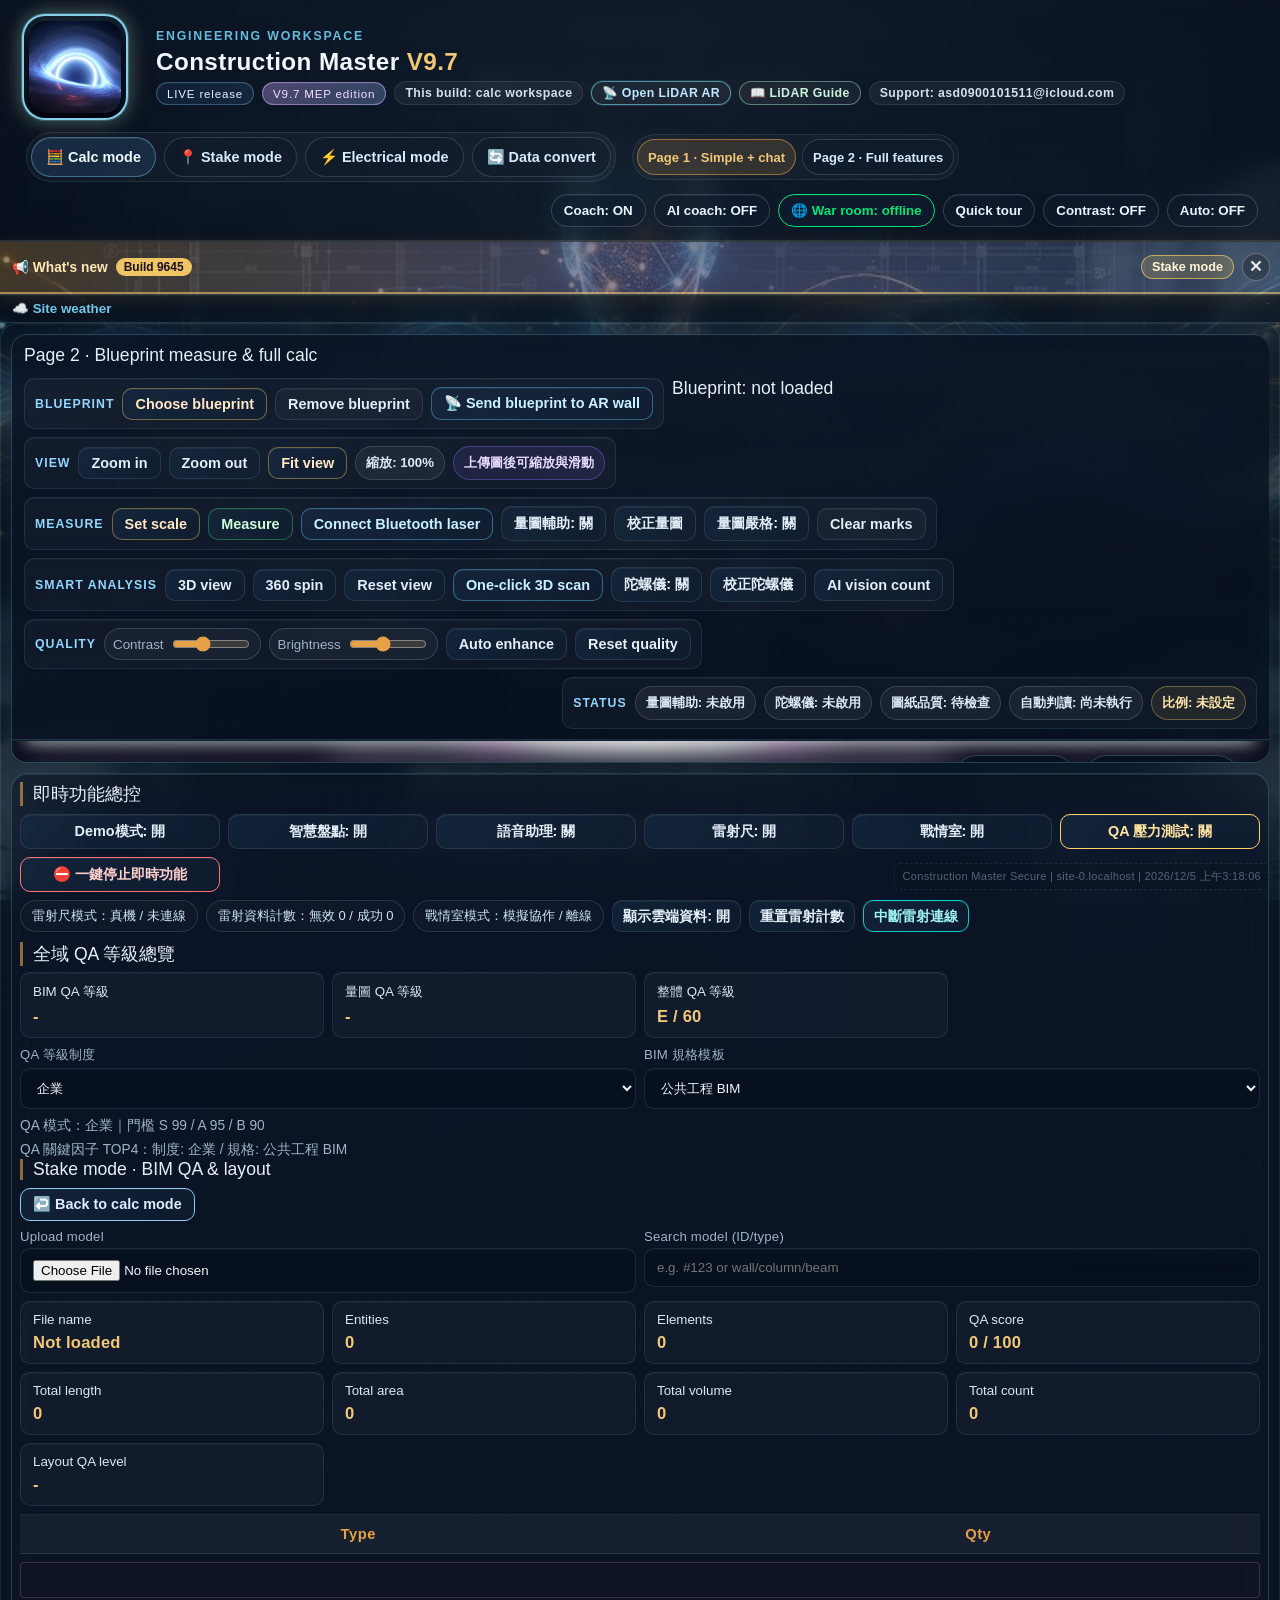
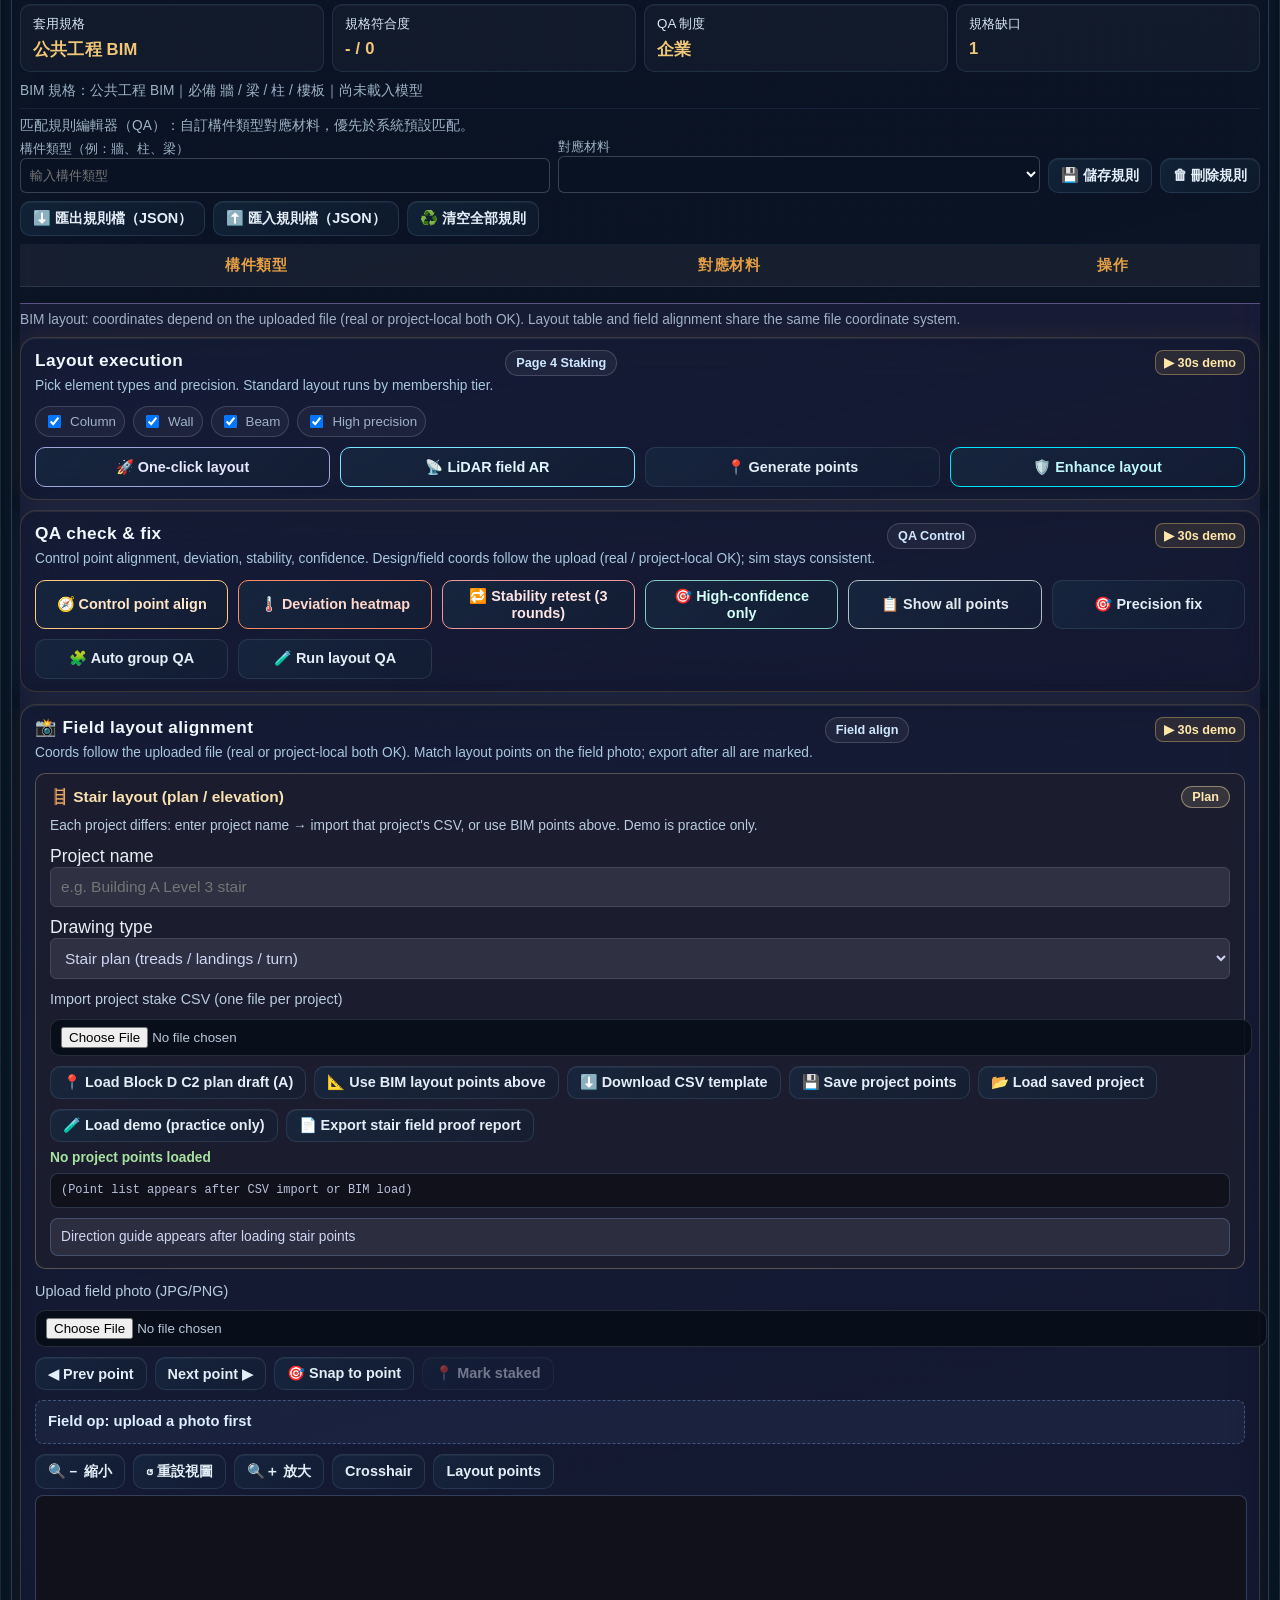
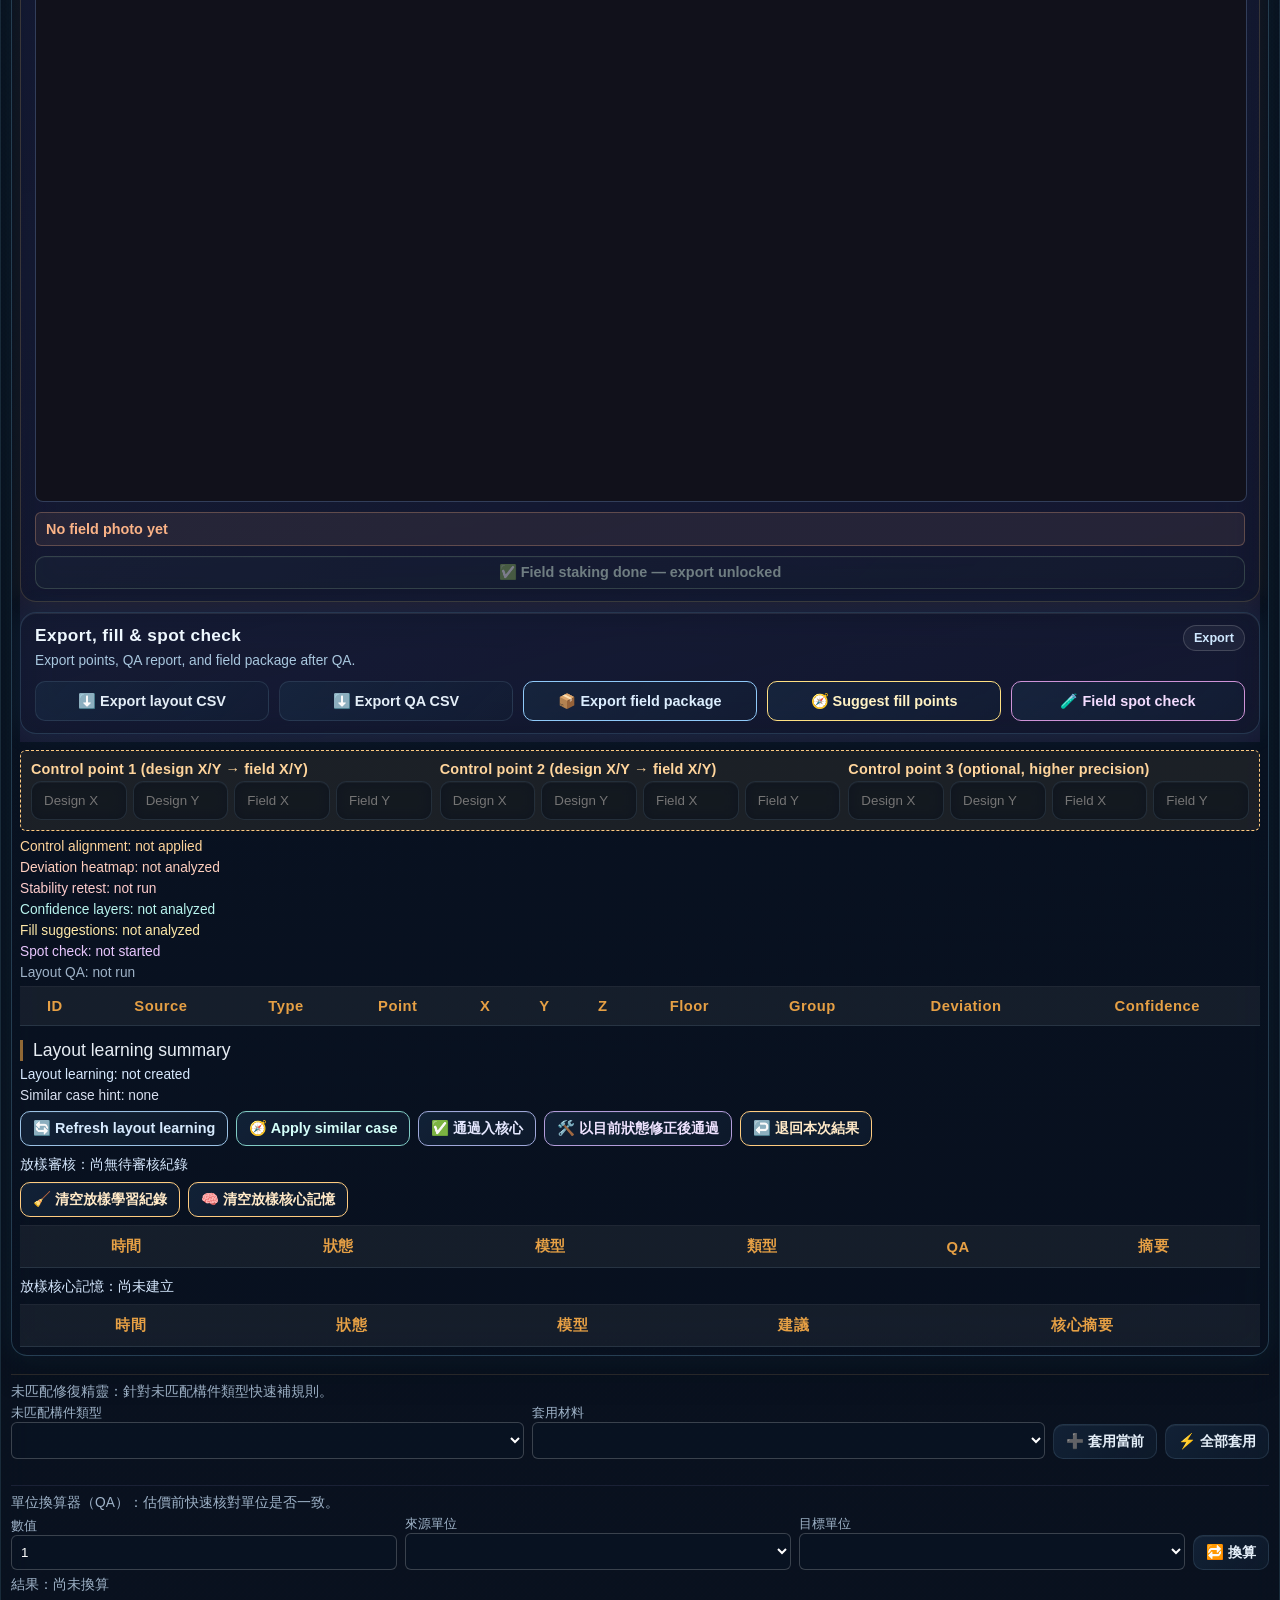
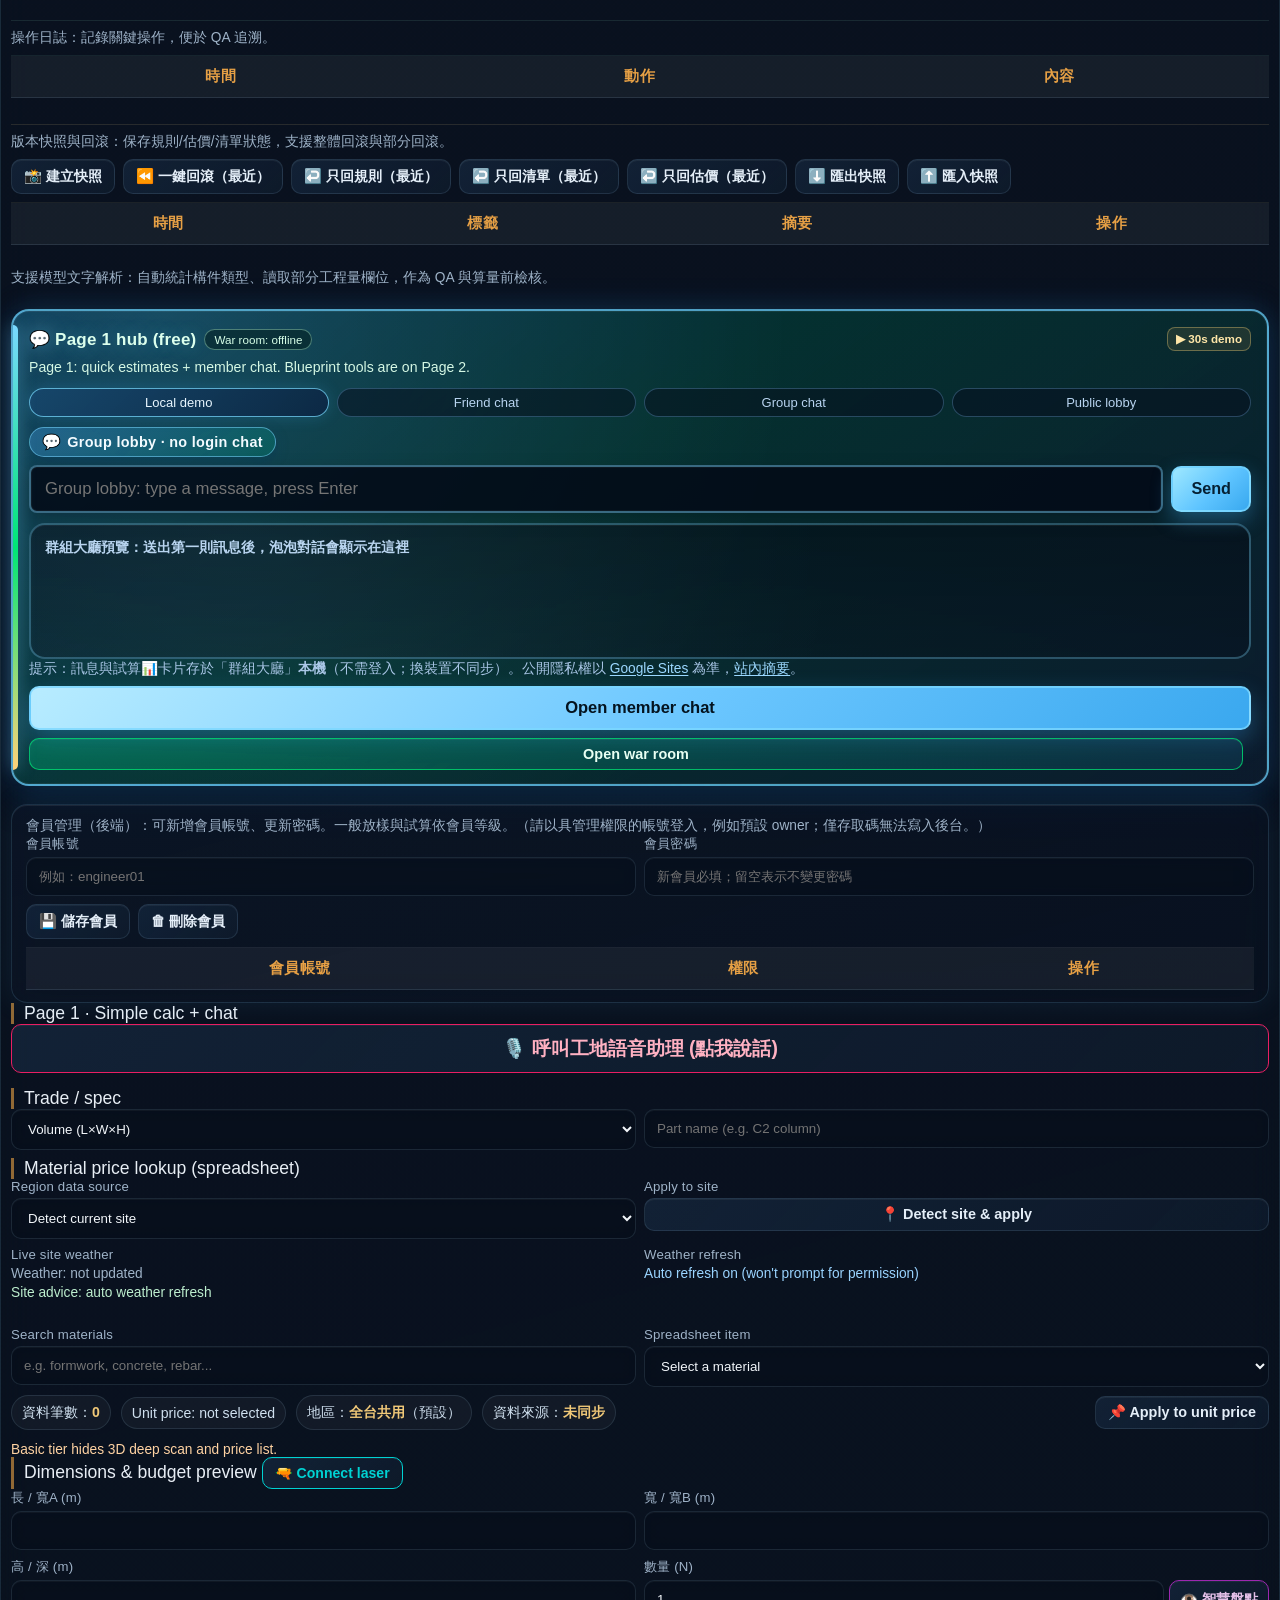
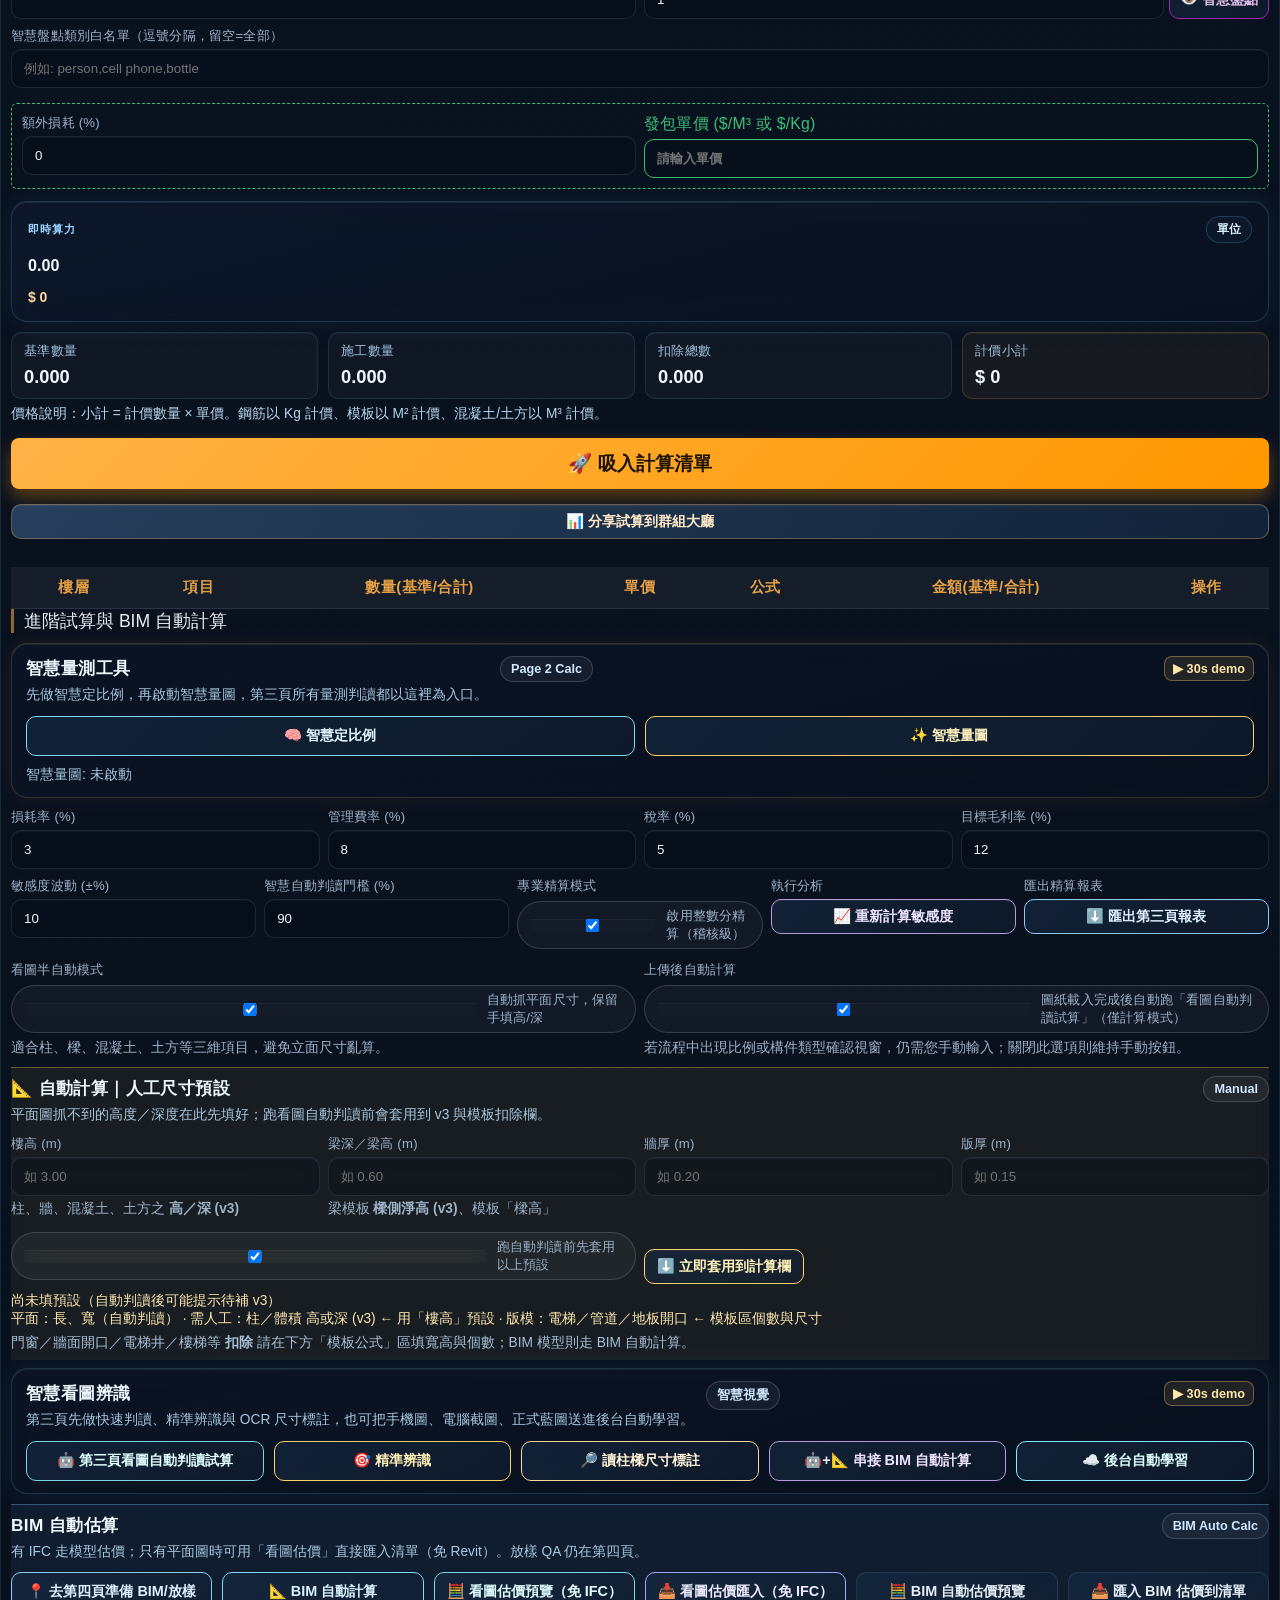
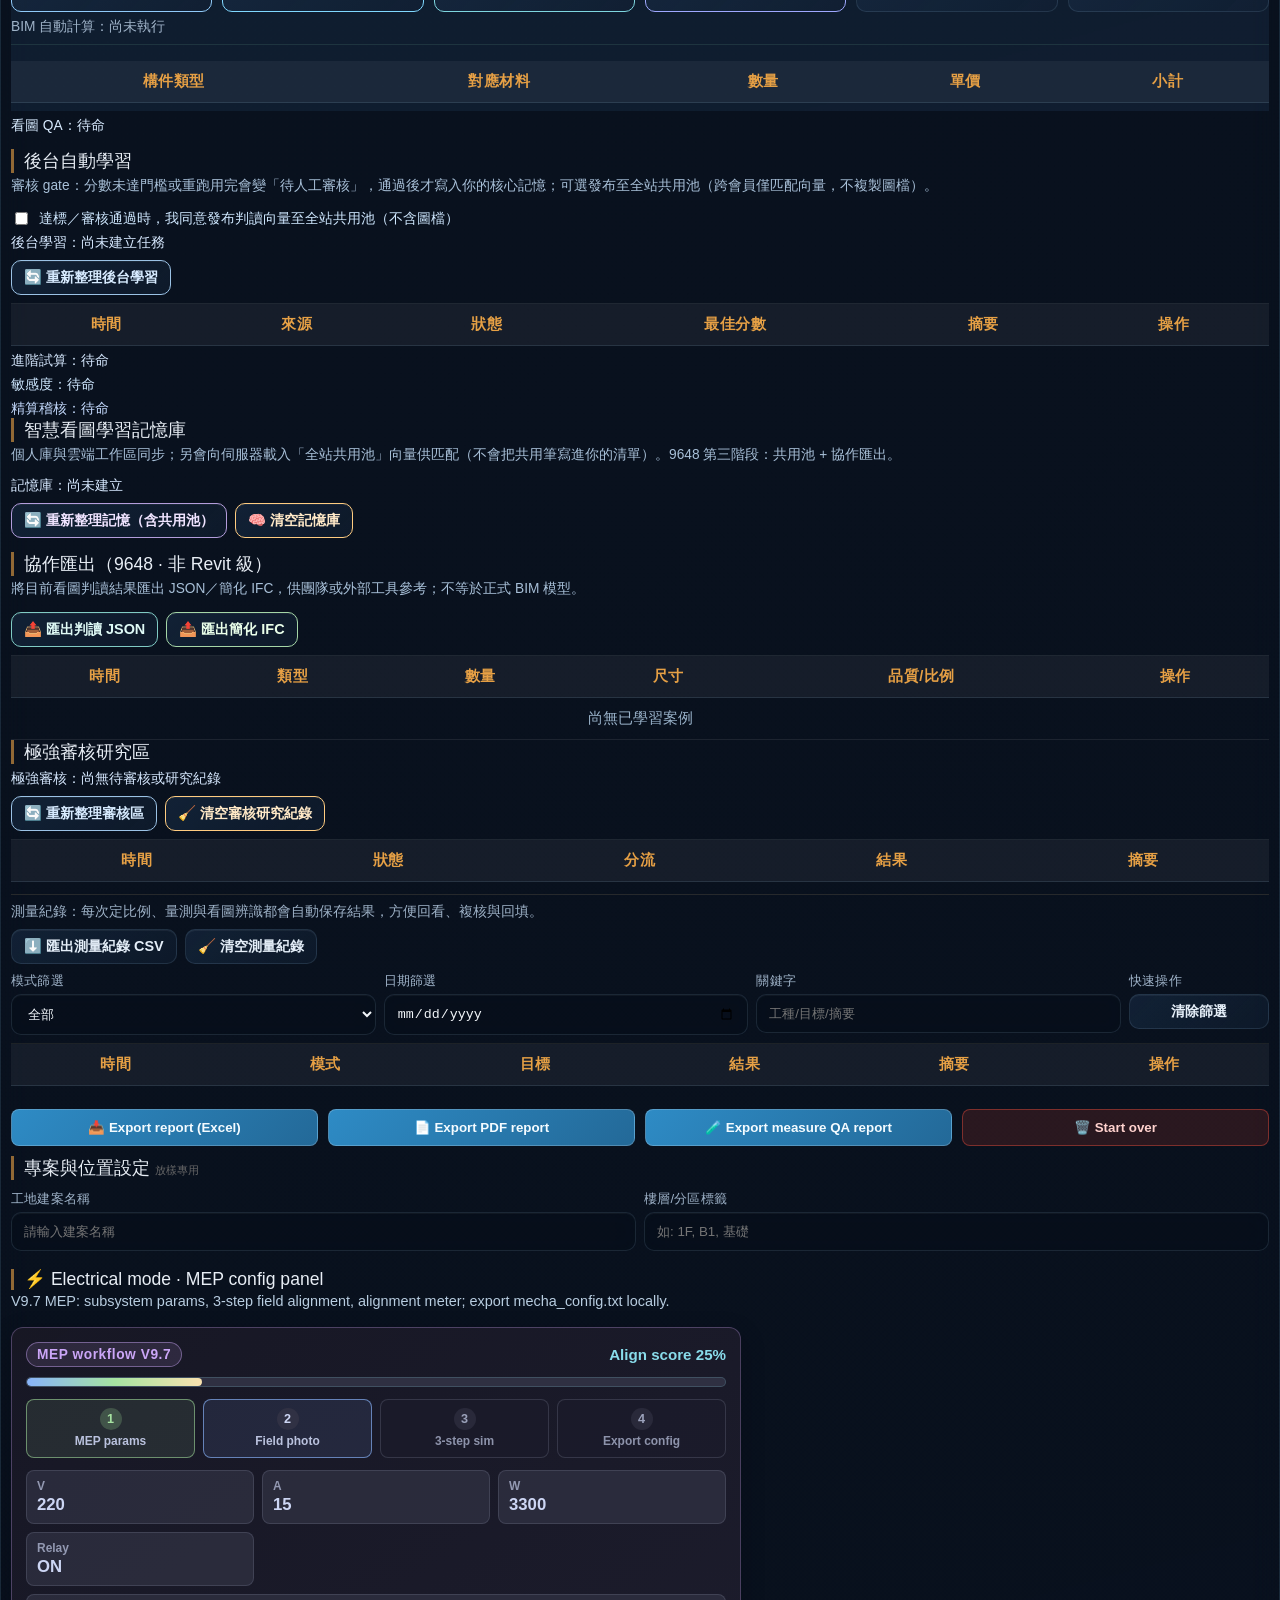
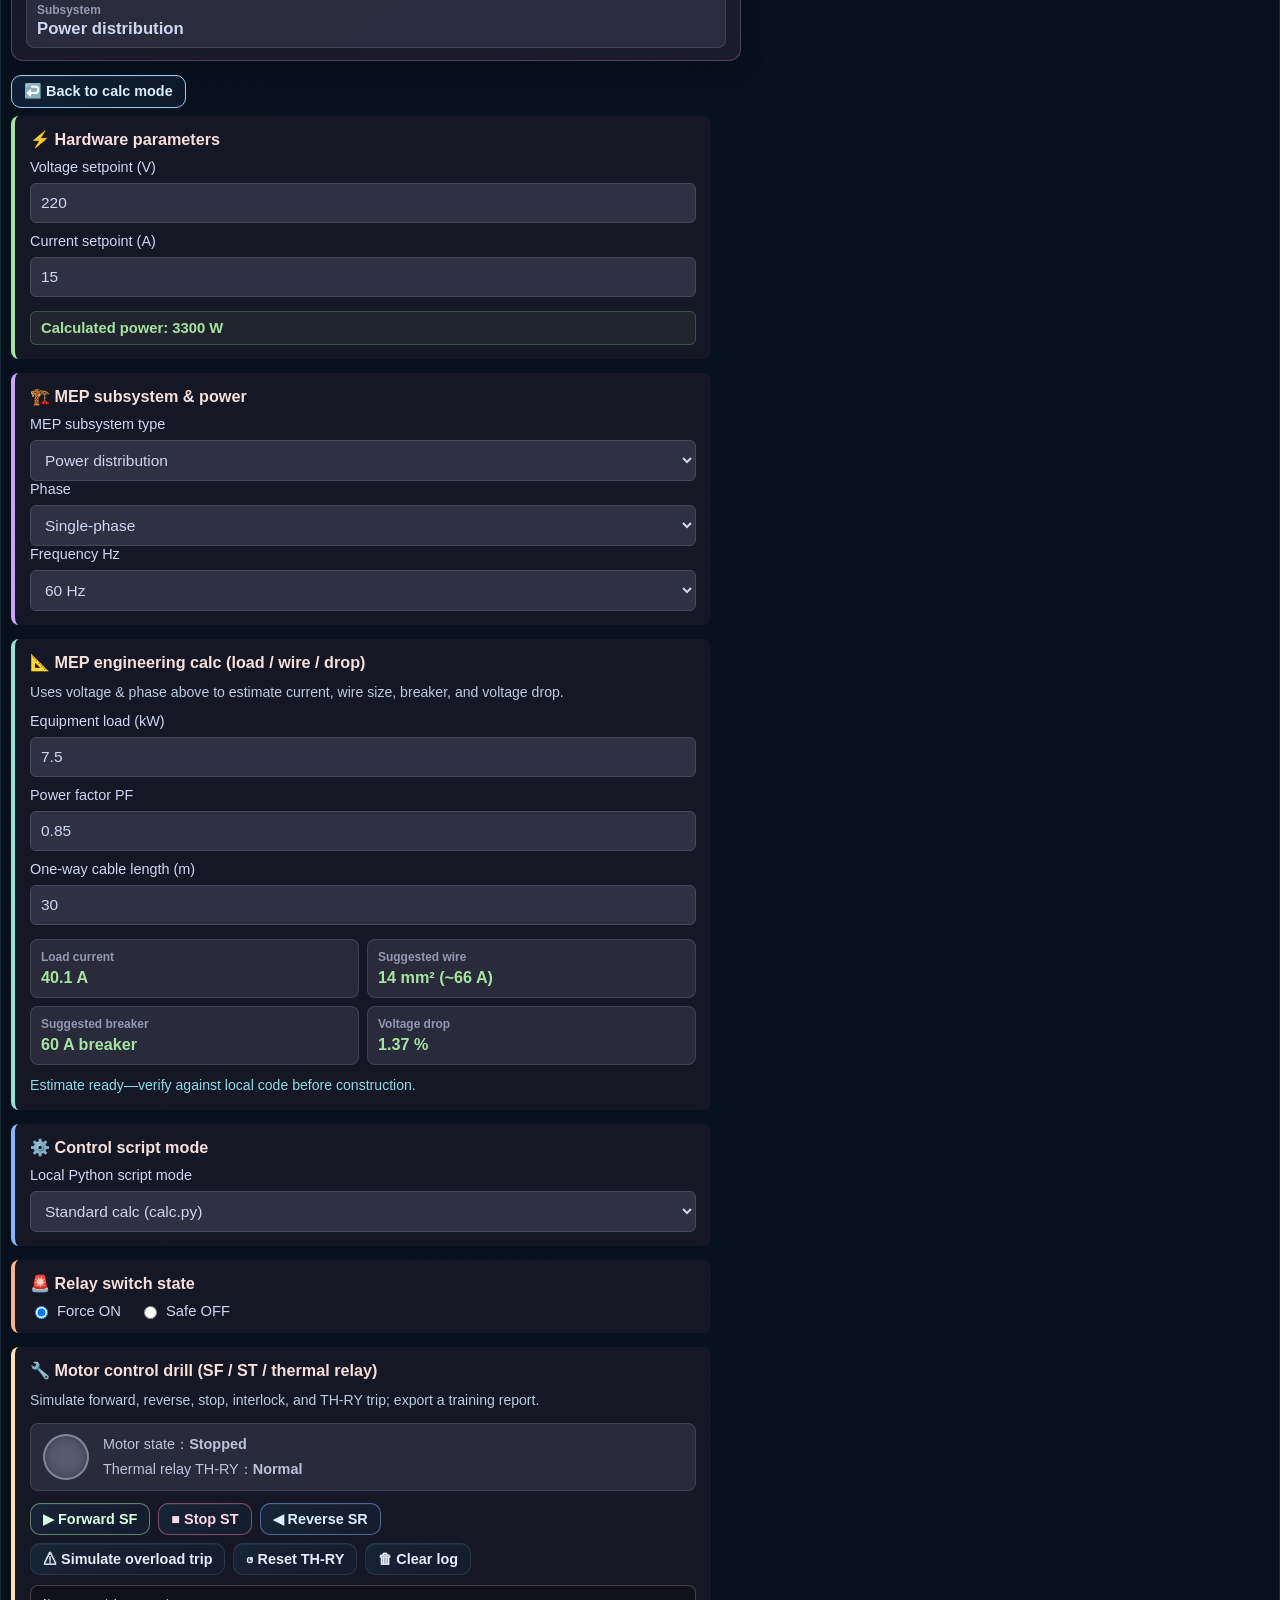
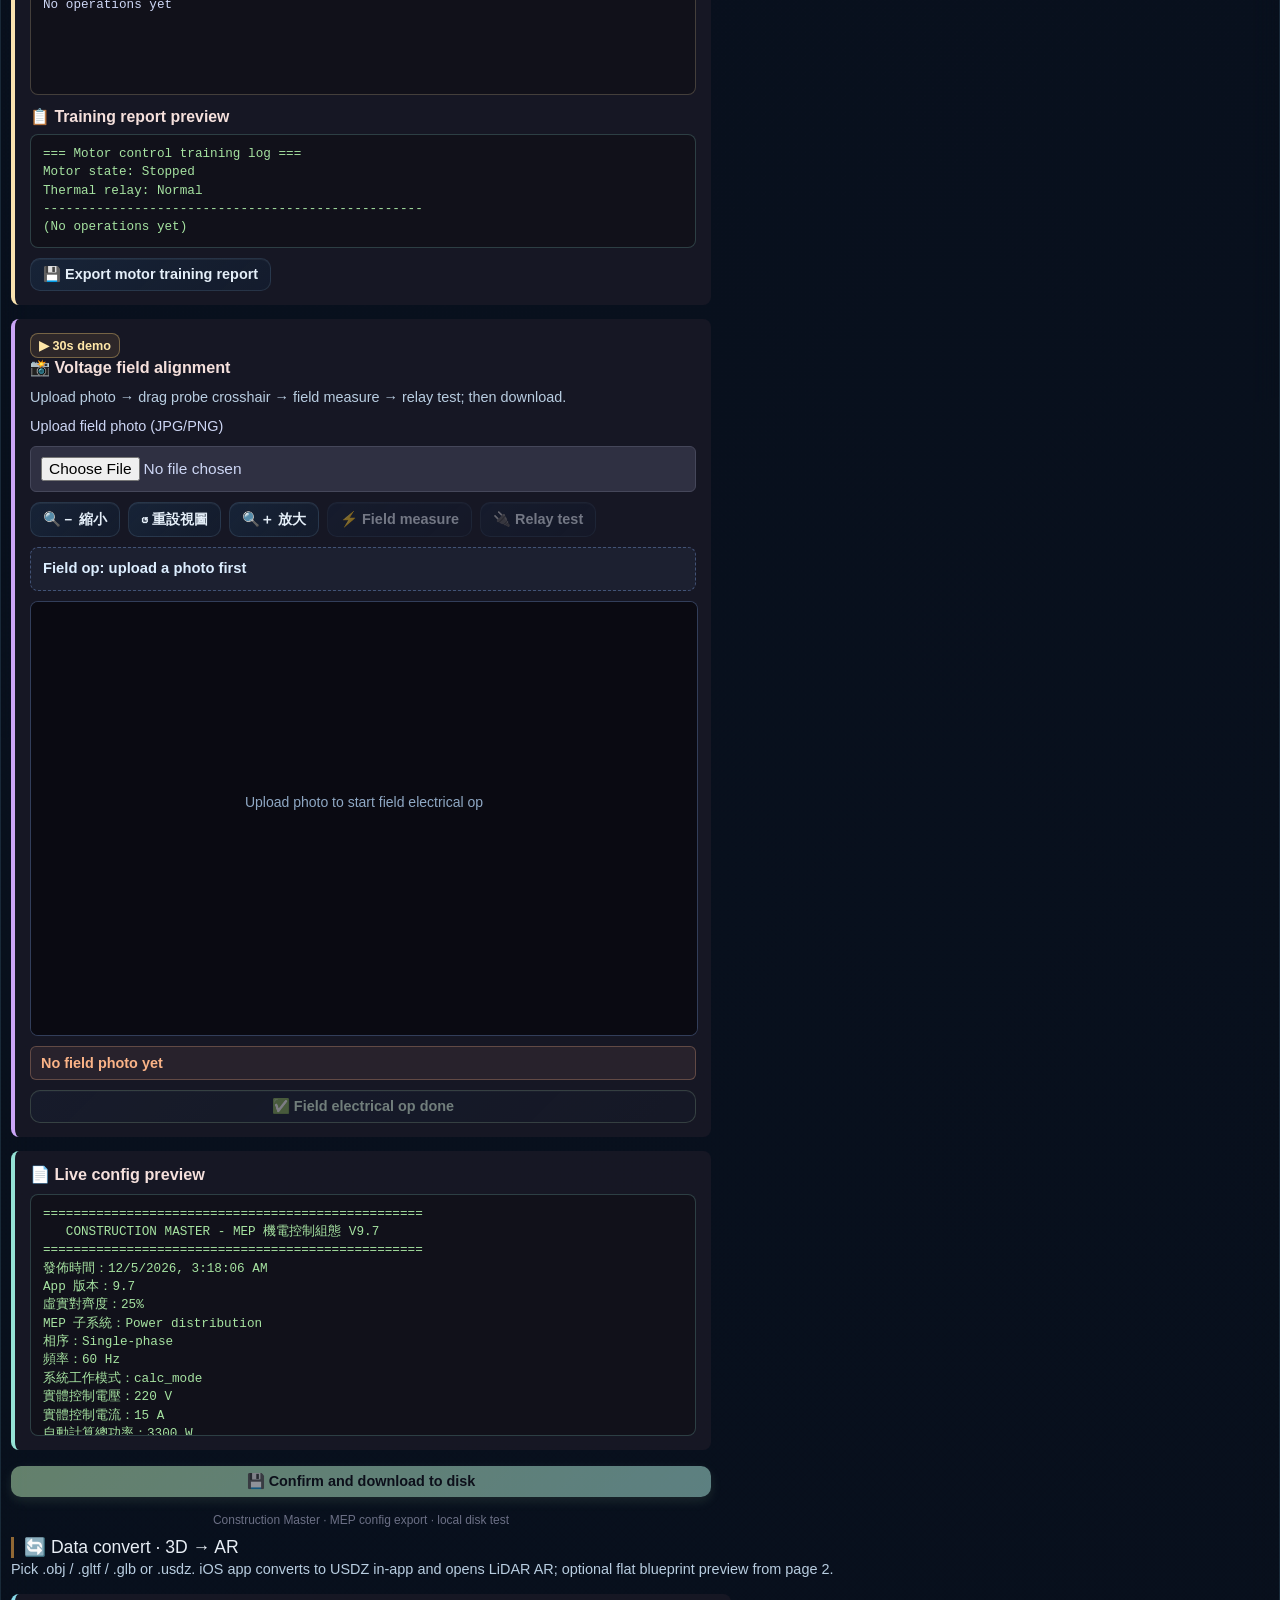
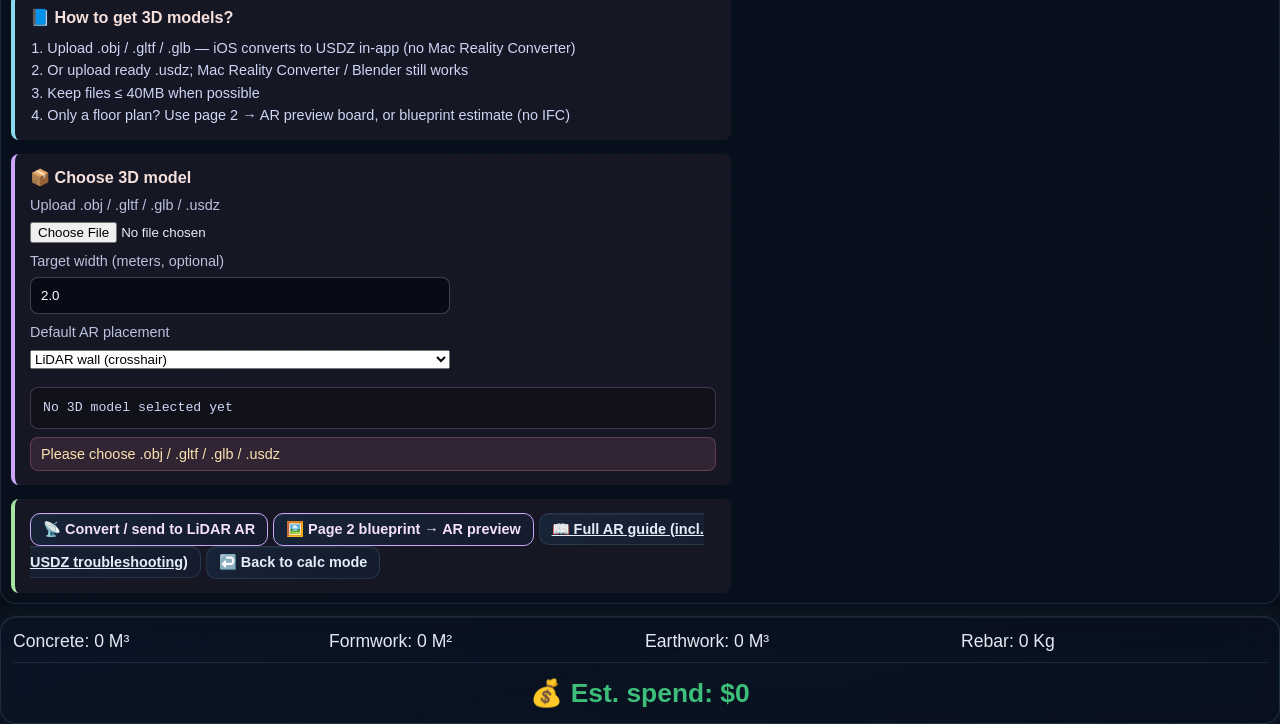
<file: index.html>
<!DOCTYPE html>
<html lang="zh-TW">
<head>
<meta charset="UTF-8">
<meta name="viewport" content="width=device-width, initial-scale=1.0">
<title>Construction Master V9.7 - 工程計算工作區（免費版）</title>
<link rel="manifest" href="site.webmanifest">
<meta name="theme-color" content="#0b1220">
<meta name="apple-mobile-web-app-capable" content="yes">
<meta name="apple-mobile-web-app-title" content="Construction Master">
<link rel="apple-touch-icon" sizes="180x180" href="apple-touch-icon.png?v=v960logo5">
<link rel="icon" type="image/png" sizes="32x32" href="favicon-32.png?v=v960logo5">
<link rel="icon" type="image/png" sizes="192x192" href="icon-192.png?v=v960logo5">
<link rel="icon" type="image/png" sizes="512x512" href="icon-512.png?v=v960logo5">
<meta name="referrer" content="no-referrer">
<link rel="stylesheet" href="styles/app-layout.css?v=v9644-update-marquee">
<link rel="stylesheet" href="styles/blueprint-core.css?v=v9606-desktop">
<link rel="stylesheet" href="styles/app-panels.css?v=v9653-voice-glyphs">
<link rel="stylesheet" href="styles/app-glass-panels.css?v=v9608-glass1">
<link rel="stylesheet" href="styles/blueprint-effects.css?v=v831">
<link rel="stylesheet" href="styles/app-overlays.css?v=v9627-demo-ios-lottie">
<link rel="stylesheet" href="styles/weather-effects.css?v=v9608-wallfix">
<link rel="stylesheet" href="styles/app-responsive.css?v=v9616-chat-spotlight">
<script src="scripts/vendor/pdf.min.js?v=v9656-format-convert"></script>
<script>
if (window.pdfjsLib) {
    pdfjsLib.GlobalWorkerOptions.workerSrc = 'scripts/vendor/pdf.worker.min.js?v=v9656-format-convert';
}
</script>
<script src="scripts/vendor/jspdf.umd.min.js?v=v9656-format-convert"></script>
<script src="scripts/features/pdf-raster.js?v=v9656-format-convert"></script>
<script src="scripts/features/report-pdf-export.js?v=v9656-format-convert"></script>
<script src="scripts/i18n/bm-i18n-vi.js?v=v9642-vi"></script>
<script src="scripts/i18n/bm-i18n.js?v=v9656-format-convert"></script>
<script src="scripts/i18n/bm-coach-hints.js?v=v9656-format-convert"></script>
</head>
<body>

<div id="wallpaperLayer" class="app-wallpaper-layer" aria-hidden="true">
    <img class="app-wallpaper-img" src="app-wallpaper.jpg?v=v9608" alt="" decoding="async" fetchpriority="low">
    <div class="app-wallpaper-shade"></div>
</div>

<div id="weatherSceneLayer" aria-hidden="true">
    <div class="weather-glow"></div>
    <div class="weather-sun"></div>
    <div class="weather-sunbeam"></div>
    <div class="weather-cloud cloud-back"></div>
    <div class="weather-cloud cloud-mid"></div>
    <div class="weather-cloud cloud-low"></div>
    <div class="weather-overcast"></div>
    <div class="weather-rain-streaks"></div>
    <div class="weather-fog"></div>
</div>

<div id="securityLock" class="security-lock" hidden>
    <div class="security-panel">
        <h3>Construction Master V9.7</h3>
        <p id="securityMessage" data-i18n="security.welcome">歡迎使用 Construction Master。本版免登入，可直接進入工作區。</p>
        <input id="securityMemberInput" class="security-input security-login-only" type="text" data-i18n-placeholder="security.accountPh" placeholder="帳號（選填）">
        <input id="securityCodeInput" class="security-input security-login-only" type="password" data-i18n-placeholder="security.passwordPh" placeholder="密碼（選填；僅會員登入時填）">
        <button type="button" id="securityEnterBtn" class="tool-btn security-login-only" style="width:100%;" data-i18n="security.enterBtn">直接進入工作區</button>
        <button type="button" id="securitySelfDeleteBtn" class="tool-btn security-self-delete-btn security-login-only">刪除我的會員帳號</button>
        <p class="security-onboarding-hint security-self-delete-hint security-login-only">僅適用<strong>會員帳號</strong>：請先填上方「會員帳號」與「會員密碼」，再按此鈕；將永久刪除該帳號與雲端工作區，無法復原（存取碼登入無此帳號可刪）。</p>
        <div id="securityHint" class="security-hint"></div>
        <button type="button" id="securityApi8787Btn" class="tool-btn security-api-fix-btn security-login-only">將 API 指向本機 Node（8787）並重新整理</button>
        <button type="button" id="securityOfflineDemoBtn" class="tool-btn security-offline-demo-btn" hidden>先略過登入，進主流程（本機／不接後端）</button>
        <button type="button" id="securityFullDemoBtn" class="tool-btn security-full-demo-btn" hidden>測試全功能（會員3／不接後端）</button>
        <p class="security-onboarding-hint security-login-only" data-i18n="coach.securityHint">登入後右上方可開「解說員」與「新手導覽」，邊用邊有白話說明。</p>
        <p class="security-onboarding-hint security-api-url-hint">本版為<strong>免費計算 App</strong>，開啟後直接進入主工作區，無需登入。支援與隱私：<a href="https://sites.google.com/view/buildmaster-privacy" target="_blank" rel="noopener noreferrer">Google Sites 隱私權</a> · <a href="mailto:asd0900101511@icloud.com">asd0900101511@icloud.com</a></p>
    </div>
</div>
<div id="securityWatermark" class="security-watermark"></div>

<header>
    <div class="logo-img logo-blackhole-photo" role="img" aria-label="Construction Master logo">
        <img class="logo-photo" src="logo-app.png?v=v960logo5" alt="" decoding="async">
    </div>
    <div class="header-brand">
        <div class="header-kicker" data-i18n="header.kicker">工程計算工作區</div>
        <div class="header-title">Construction Master <span class="header-version">V9.7</span></div>
        <div class="header-subtitle">
            <span class="live-badge" data-i18n="header.badgeLive">正式版 LIVE</span>
            <span class="live-badge live-badge--mep" data-i18n="header.badgeVersion">V9.7 機電 MEP 強化</span>
            <span class="header-meta-chip" data-i18n="header.chipWorkspace">本版：計算工作區</span>
            <span id="nativeArChip" class="header-meta-chip native-ar-chip" data-ar-source="header-chip" data-i18n="header.chipArLater" data-i18n-title="header.chipArLater" title="原生 AR／LiDAR 功能將於後續 App 更新加入">AR 後續更新</span>
            <a id="lidarMeasureGuideLink" class="header-meta-chip header-meta-chip--link" href="lidar-measure-guide.html" target="_blank" rel="noopener noreferrer" data-i18n="header.lidarGuide" data-i18n-title="header.lidarGuideTitle" title="LiDAR 測距圖文教學">📖 LiDAR 教學</a>
            <span class="header-meta-chip support-chip" data-i18n="header.support" data-i18n-title="header.support" title="開發者聯絡">支援：asd0900101511@icloud.com</span>
            <span id="billingStatusChip" class="header-meta-chip billing-status-chip" hidden></span>
            <span id="proAccessChip" class="header-meta-chip pro-access-chip" hidden data-i18n-title="proAccess.chipTrialTitle"></span>
        </div>
    </div>
    <div class="work-switch">
        <button id="workCalcBtn" class="work-btn active" data-i18n="work.calc">🧮 計算模式</button>
        <button id="workStakeBtn" class="work-btn" data-i18n="work.stake">📍 放樣模式</button>
        <button id="workElectricalBtn" class="work-btn" data-i18n="work.electrical">⚡ 電機模式</button>
        <button id="workConvertBtn" class="work-btn" data-i18n="work.convert">🔄 資料轉換</button>
    </div>
    <div class="calc-page-switch work-mode-only-calc">
        <button type="button" id="calcPage1Btn" class="calc-page-btn active" aria-pressed="true" data-i18n="calc.page1">第1頁 簡單+聊天</button>
        <button type="button" id="calcPage2Btn" class="calc-page-btn" aria-pressed="false" data-i18n="calc.page2">第2頁 全功能</button>
    </div>
    <div class="header-actions">
        <button id="coachToggle" class="mode-btn" data-i18n="coach.on">解說員: 開</button>
        <button id="aiCoachToggle" class="mode-btn level-only-pro" data-i18n="aiCoach.off">智慧解說: 關</button>
        <button id="btnWarRoom" class="mode-btn" style="border-color: #00e676; color: #00e676; font-weight: 900;" data-i18n="warRoom.offline">🌐 戰情室: 離線</button>
        <button id="coachGuideBtn" class="mode-btn" data-i18n="coach.guide">新手導覽</button>
        <button id="contrastToggle" class="mode-btn" data-i18n="contrast.off">高對比: 關</button>
        <button id="contrastAutoToggle" class="mode-btn" data-i18n="contrast.autoOff">自動: 關</button>
    </div>
</header>

<div id="appUpdateMarquee" class="app-update-marquee" role="region" aria-label="本版更新">
    <span class="app-update-marquee__badge" data-i18n="update.badge">📢 本版更新</span>
    <span id="appUpdateBuildLabel" class="app-update-marquee__build">9644</span>
    <div class="app-update-marquee__track" aria-live="polite">
        <div id="appUpdateMarqueeInner" class="app-update-marquee__inner"></div>
    </div>
    <button type="button" id="appUpdateMarqueeAction" class="app-update-marquee__action" data-i18n="update.action">看放样</button>
    <button type="button" id="appUpdateMarqueeDismiss" class="app-update-marquee__dismiss" data-i18n-title="update.dismissTitle" title="关闭本版提示">✕</button>
</div>

<div id="globalWeatherTicker" class="global-weather-ticker">
    <span class="ticker-label" data-i18n="weather.label">☁️ 工地氣象</span>
    <div class="bim-note weather-news-marquee" style="margin-top:0; color:#cfe6ff;">
        <span id="globalWeatherTickerText" class="weather-news-text" data-i18n="weather.loading">氣象快報：資料更新中...</span>
    </div>
</div>

<div id="mobileFuncDrawer" class="mobile-drawer" aria-hidden="true">
    <button id="mobileFuncTab" class="mobile-func-tab" type="button" onclick="toggleMobileFuncDrawer()" data-i18n="drawer.tab">功能</button>
    <div class="drawer-shell">
        <div class="drawer-header" data-i18n="drawer.header">🛠️ 戰術工具箱</div>
        <div id="mobileFocusBtn" class="drawer-item" data-mobile-action="toggle-focus">
            <span>🧲 視圖模式：自動</span>
        </div>

        <div class="drawer-item" data-mobile-action="mode-calc">
            <span data-i18n="drawer.modeCalc">🧮 切換到計算模式</span>
        </div>

        <div class="drawer-item" data-mobile-action="mode-stake">
            <span data-i18n="drawer.modeStake">📍 切換到放樣模式</span>
        </div>

        <div class="drawer-item" data-mobile-action="mode-electrical">
            <span data-i18n="drawer.modeElectrical">⚡ 切換到電機模式</span>
        </div>

        <div class="drawer-item" data-mobile-action="mode-convert">
            <span data-i18n="drawer.modeConvert">🔄 切換到資料轉換</span>
        </div>

        <div class="drawer-item" data-mobile-action="top">
            <span data-i18n="drawer.scrollTop">⬆️ 回到頂部</span>
        </div>

        <div class="drawer-item level-hide-basic" data-mobile-action="scan">
            <span data-i18n="drawer.scan3d">🌌 一鍵掃描 3D</span>
        </div>

        <div class="drawer-item" onclick="reset3DView(true)">
            <span data-i18n="drawer.reset3d">🔄 重置全息視角</span>
        </div>

        <div class="drawer-item" onclick="toggleAutoMeasure()">
            <span data-i18n="drawer.autoMeasure">📏 啟動自動量測</span>
        </div>

        <div class="drawer-item" data-mobile-action="pick-blueprint">
            <span data-i18n="drawer.pickBlueprint">📷 選擇／拍攝圖紙（與上方同一流程）</span>
        </div>

        <div class="drawer-item" data-mobile-action="fit-view">
            <span data-i18n="drawer.fitView">🖼️ 適配視圖</span>
        </div>

        <div class="drawer-item level-hide-basic" data-mobile-action="enhance-image">
            <span data-i18n="drawer.enhanceImage">✨ 自動優化圖面</span>
        </div>

        <div class="drawer-item level-hide-basic" data-mobile-action="reset-image-filter">
            <span data-i18n="drawer.resetImageFilter">♻️ 重設圖面畫質</span>
        </div>

        <div class="drawer-item" data-mobile-action="remove-image">
            <span data-i18n="drawer.removeBlueprint">🗑️ 移除圖紙</span>
        </div>

        <div class="drawer-item" id="mobileOwnerLockBtn" data-mobile-action="owner-lock" hidden>
            <span data-i18n="drawer.ownerLockUnset">🐒 猴子權限：未設定</span>
        </div>
        <div class="drawer-item" data-mobile-action="owner-pass-change" hidden>
            <span data-i18n="drawer.ownerPassChange">🔁 更改猴子密碼</span>
        </div>

        <div class="drawer-item" data-mobile-action="start-coach-guide">
            <span data-i18n="drawer.coachGuide">🐣 新手導覽（帶我走一輪）</span>
        </div>

        <div class="drawer-item" data-mobile-action="usage-guide">
            <span data-i18n="drawer.usageGuide">📘 使用與錯誤排查</span>
        </div>

        <div class="drawer-item" data-mobile-action="lidar-measure-guide">
            <span data-i18n="drawer.lidarGuide">📡 LiDAR 測距教學</span>
        </div>

        <div class="drawer-item" id="sunlightToggle" onclick="toggleSunlightMode()">
            <span>☀️ 戶外高亮：關</span>
        </div>

        <div class="drawer-item" id="mobileMonkeyBtn" data-mobile-action="toggle-chaos" hidden>
            <span data-i18n="drawer.chaosMonkey">🐒 混沌猴子</span>
        </div>
        <div class="drawer-item" id="mobileAutoTestBtn" data-mobile-action="start-bm-autotest">
            <span data-i18n="drawer.autoTest">🤖 藍圖自動測試（15 張）</span>
        </div>

        <hr style="border: 0.5px solid var(--line-soft); margin: 10px 0;">

        <div class="drawer-item" onclick="toggleMobileFuncDrawer(false)">
            <span data-i18n="drawer.close">❌ 關閉工具箱</span>
        </div>
    </div>
</div>

<div id="mobileLeftDrawer" class="mobile-left-drawer" aria-hidden="true">
    <button id="mobileLeftTab" class="mobile-left-tab" type="button" onclick="toggleMobileLeftDrawer()" data-i18n="drawer.alignTab">對位</button>
    <div class="mobile-left-shell">
        <div class="drawer-header" style="color:#ffd287;" data-i18n="drawer.alignHeader">🎯 對位微調</div>
        <div id="manualMeasurePad" class="manual-measure-pad" aria-hidden="true"></div>
    </div>
</div>

<div id="mobileTestLog" class="mobile-test-log collapsed" aria-live="polite">
    <div class="mobile-test-log-head">
        <span data-i18n="mobile.testLogTitle">🧪 手機測試紀錄</span>
        <div class="mobile-test-log-actions">
            <button class="mobile-test-log-btn" type="button" onclick="toggleMobileTestLog()" data-i18n="mobile.testLogBtn">紀錄</button>
            <button class="mobile-test-log-btn" type="button" onclick="copyMobileTestLog()" data-i18n="mobile.testLogCopy">複製</button>
            <button class="mobile-test-log-btn" type="button" onclick="clearMobileTestLog()" data-i18n="mobile.testLogClear">清除</button>
        </div>
    </div>
    <div class="mobile-test-log-filter-wrap">
        <input type="search" id="mobileTestLogFilter" class="mobile-test-log-filter" data-i18n-placeholder="mobile.testLogFilterPh" placeholder="搜尋關鍵字…" autocomplete="off" inputmode="search" oninput="filterMobileTestLog(this.value)">
    </div>
    <div id="mobileTestLogBody" class="mobile-test-log-body"></div>
</div>

<div class="main-layout">
    <div class="drawing-panel work-mode-only-calc calc-subpage-block calc-subpage-block-2">
        <div class="tool-bar">
            <div class="group-title calc-subpage-block calc-subpage-block-2" style="flex:1 1 100%; margin:0 0 4px; border:0; padding:0;" data-i18n="page2.title">第2頁｜圖面量測與全功能計算</div>
            <div class="tool-group tool-group--file">
                <span class="tool-group-label" data-i18n="page2.group.blueprint">圖紙</span>
                <button type="button" class="tool-btn mobile-toolbar-core tool-btn--warm" onclick="openBlueprintFilePicker()" data-i18n="page2.pickBlueprint">選擇圖紙</button>
                <input type="file" id="fileInput" class="mobile-toolbar-core toolbar-file-input toolbar-file-input--native" accept="image/*,application/pdf,.pdf" onchange="loadImg(event)">
                <input type="file" id="mobileBlueprintFileInput" class="toolbar-file-input" accept="image/*,application/pdf,.pdf" aria-hidden="true" tabindex="-1" style="position:absolute;width:0;height:0;opacity:0;pointer-events:none;" onchange="loadImg(event)">
                <button class="tool-btn mobile-toolbar-core tool-btn--ghost" onclick="removeLoadedImage()" data-i18n="page2.removeBlueprint">移除圖紙</button>
                <button type="button" class="tool-btn native-ar-open-btn tool-btn--accent" onclick="sendBlueprintAndOpenNativeAR({ source: 'page2-toolbar' })" data-i18n="ar.sendBlueprintToAR">📡 圖紙送 AR 貼牆</button>
            </div>
            <div id="blueprintUploadStatusBar" class="blueprint-upload-status blueprint-upload-status--idle" role="status" aria-live="polite">
                <div class="blueprint-upload-status-track">
                    <div id="blueprintUploadStatusFill" class="blueprint-upload-status-fill"></div>
                </div>
                <div id="blueprintUploadStatusText" class="blueprint-upload-status-text" data-i18n="page2.blueprintIdle">圖紙：尚未載入</div>
            </div>
            <div class="tool-group">
                <span class="tool-group-label" data-i18n="page2.group.view">視圖</span>
                <button class="tool-btn mobile-toolbar-extra" onclick="changeZoom(0.2)" data-i18n="page2.zoomIn">放大</button>
                <button class="tool-btn mobile-toolbar-extra" onclick="changeZoom(-0.2)" data-i18n="page2.zoomOut">縮小</button>
                <button class="tool-btn mobile-toolbar-core tool-btn--warm" onclick="fitBlueprintToViewport()" data-i18n="page2.fitView">適配視圖</button>
                <span id="zoom-info" class="toolbar-status-chip mobile-toolbar-extra">縮放: 100%</span>
                <span id="touchGestureInfo" class="toolbar-status-chip toolbar-status-chip--accent mobile-toolbar-extra">上傳圖後可縮放與滑動</span>
            </div>
            <div class="tool-group">
                <span class="tool-group-label" data-i18n="page2.group.measure">量測</span>
                <button class="tool-btn mobile-toolbar-core tool-btn--warm" onclick="startCalibration()" data-i18n="page2.calibrate">定比例</button>
                <button class="tool-btn mobile-toolbar-core tool-btn--money" onclick="startMeasure()" data-i18n="page2.measure">測量</button>
                <button class="tool-btn level-only-standard mobile-toolbar-extra tool-btn--accent" onclick="connectLaserRuler()" data-i18n="page2.laserConnect">連線藍牙雷射尺</button>
                <button id="btnMeasureAssist" class="tool-btn level-hide-basic mobile-toolbar-extra" onclick="toggleMeasureAssist()">量圖輔助: 關</button>
                <button class="tool-btn level-hide-basic mobile-toolbar-extra" onclick="calibrateMeasureAssist()">校正量圖</button>
                <button id="btnMeasureStrict" class="tool-btn level-hide-basic mobile-toolbar-extra" onclick="toggleMeasureStrictMode()">量圖嚴格: 關</button>
                <button class="tool-btn mobile-toolbar-core tool-btn--ghost" onclick="clearCanvas()" data-i18n="page2.clearCanvas">清空標註</button>
            </div>
            <div class="tool-group mobile-toolbar-extra">
                <span class="tool-group-label" data-i18n="page2.group.smart">智慧分析</span>
                <button id="btn3D" class="tool-btn level-only-pro mobile-toolbar-extra" onclick="toggle3DView()" data-i18n="page2.view3d">3D檢視</button>
                <button id="btn360" class="tool-btn level-only-pro mobile-toolbar-extra" onclick="toggle360Spin()" data-i18n="page2.spin360">360翻轉</button>
                <button class="tool-btn level-only-pro mobile-toolbar-extra" onclick="reset3DView()" data-i18n="page2.resetView">重設視角</button>
                <button id="btnAutoScan3D" class="tool-btn level-hide-basic mobile-toolbar-extra tool-btn--accent" onclick="autoQuantumScan()" data-i18n="page2.scan3d">一鍵掃描 3D</button>
                <button id="btnGyro" class="tool-btn level-only-pro mobile-toolbar-extra" onclick="toggleGyroMode()">陀螺儀: 關</button>
                <button class="tool-btn level-only-pro mobile-toolbar-extra" onclick="calibrateGyroBaseline()">校正陀螺儀</button>
                <button class="tool-btn level-only-pro mobile-toolbar-extra" onclick="startEdgeAIVision()" data-i18n="page2.aiVision">智慧視覺點料</button>
            </div>
            <div class="tool-group mobile-toolbar-extra">
                <span class="tool-group-label" data-i18n="page2.group.quality">畫質</span>
                <label class="tool-mini"><span data-i18n="page2.contrast">對比</span> <input type="range" id="imgContrast" min="0.7" max="1.5" step="0.01" value="1" oninput="updateImageFilter('contrast', this.value)"></label>
                <label class="tool-mini"><span data-i18n="page2.brightness">亮度</span> <input type="range" id="imgBrightness" min="0.7" max="1.4" step="0.01" value="1" oninput="updateImageFilter('brightness', this.value)"></label>
                <button class="tool-btn level-hide-basic mobile-toolbar-extra" onclick="autoEnhanceImage()" data-i18n="page2.autoEnhance">自動優化</button>
                <button class="tool-btn level-hide-basic mobile-toolbar-extra" onclick="resetImageFilter()" data-i18n="page2.resetQuality">重設畫質</button>
            </div>
            <div class="tool-group tool-group--status mobile-toolbar-extra">
                <span class="tool-group-label" data-i18n="page2.group.status">狀態</span>
                <span id="measureAssistInfo" class="toolbar-status-chip level-hide-basic">量圖輔助: 未啟用</span>
                <span id="gyroInfo" class="toolbar-status-chip level-only-pro">陀螺儀: 未啟用</span>
                <span id="blueprint-quality-info" class="toolbar-status-chip">圖紙品質: 待檢查</span>
                <span id="blueprint-auto-interpret-info" class="toolbar-status-chip">自動判讀: 尚未執行</span>
                <span id="scale-info" class="toolbar-status-chip toolbar-status-chip--warm mobile-toolbar-core">比例: 未設定</span>
            </div>
        </div>
        <div id="canvas-container" data-empty="true" aria-label="尚未上傳圖紙">
            <div class="canvas-empty-state">
                <strong data-i18n="page2.emptyTitle">上傳圖紙開始量測</strong>
                <span data-i18n="page2.emptyHint">按上方「選擇圖紙」載入 JPG／PNG／PDF 圖面，再定比例與測量。</span>
            </div>
            <div class="blueprint-workspace-meta" aria-hidden="true">
                <span class="blueprint-workspace-chip">Premium Touch</span>
                <span class="blueprint-workspace-chip blueprint-workspace-chip--muted">單指依狀態滑頁或拖圖</span>
            </div>
            <div id="mobileBlueprintStatus" class="mobile-blueprint-status collapsed" aria-hidden="true">
                <button type="button" class="mobile-blueprint-status-toggle" onclick="toggleMobileBlueprintStatusCard()">
                    <span class="mobile-blueprint-status-toggle-label">圖面</span>
                    <span id="mobileBlueprintStatusSummary" class="mobile-blueprint-status-toggle-summary">待檢查 / 尚未執行</span>
                </button>
                <div class="mobile-blueprint-status-body">
                    <span id="mobileBlueprintQualityInfo" class="mobile-blueprint-status-line" style="color:#c7d6e6;">圖紙品質: 待檢查</span>
                    <span id="mobileBlueprintAutoInterpretInfo" class="mobile-blueprint-status-line" style="color:#bfe7ff;">自動判讀: 尚未執行</span>
                    <span id="mobileBlueprintTouchInfo" class="mobile-blueprint-status-line" style="color:#d4c8ff;">上傳圖後可縮放與滑動</span>
                </div>
            </div>
            <div id="manualPrecisionOverlay" class="manual-precision-overlay" aria-hidden="true"></div>
            <div id="blueprintLaserSweep" class="blueprint-laser-sweep-persistent" aria-hidden="true"></div>
            <div id="img-wrapper">
                <img id="blueprint">
                <canvas id="drawCanvas"></canvas>
                <div id="smartMeasureOverlay" aria-hidden="true"></div>
            </div>
        </div>
    </div>

    <div class="calc-panel">
        <section class="level-only-pro first-page-pro-tools work-mode-only-calc calc-subpage-block calc-subpage-block-2">
        <div class="group-title">即時功能總控</div>
        <div class="control-grid">
            <button id="btnDemoMode" class="tool-btn" onclick="toggleDemoMode()">Demo模式: 開</button>
            <button id="btnCtrlAiVision" class="tool-btn" onclick="toggleFeatureFlag('aiVision')">智慧盤點: 開</button>
            <button id="btnCtrlVoice" class="tool-btn" onclick="toggleFeatureFlag('voice')">語音助理: 關</button>
            <button id="btnCtrlLaser" class="tool-btn" onclick="toggleFeatureFlag('laser')">雷射尺: 開</button>
            <button id="btnCtrlWarRoom" class="tool-btn" onclick="toggleFeatureFlag('warRoom')">戰情室: 開</button>
            <button id="btnQaStress" class="tool-btn" style="border-color:#ffd166; color:#ffe4a1;" onclick="toggleQaStressTest()">QA 壓力測試: 關</button>
            <button id="btnDestructiveTest" class="tool-btn" style="border-color:#e74c3c; color:#ffb3b3; display:none;" hidden onclick="toggleDestructiveTest()">無限制破壞測試: 關</button>
            <button id="btnChaosMonkey" type="button" class="tool-btn" style="border-color:#ff9f43; color:#ffd6aa; display:none;" hidden onclick="toggleChaosMonkey()">🐒 混沌猴子: 關</button>
            <button class="tool-btn" style="border-color:#ff7675; color:#ffd0ce;" onclick="stopAllRealtimeFeatures()">⛔ 一鍵停止即時功能</button>
        </div>
        <div style="display:flex; flex-wrap:wrap; gap:8px; margin-bottom:10px;">
            <span id="laserModeChip" class="status-pill">雷射尺模式：真機 / 未連線</span>
            <span id="laserChaosChip" class="status-pill">雷射資料計數：無效 0 / 成功 0</span>
            <span id="warRoomModeChip" class="status-pill">戰情室模式：模擬協作 / 離線</span>
            <button id="btnWarRoomRows" class="tool-btn" style="padding:4px 10px;" onclick="toggleWarRoomRows()">顯示雲端資料: 開</button>
            <button class="tool-btn" style="padding:4px 10px;" onclick="resetLaserChaosStats()">重置雷射計數</button>
            <button class="tool-btn" style="padding:4px 10px; border-color:#00d2d3; color:#9ef3f3;" onclick="stopLaserRuler()">中斷雷射連線</button>
        </div>
        </section>

        <section class="level-only-pro first-page-pro-tools work-mode-only-calc calc-subpage-block calc-subpage-block-2">
        <div class="group-title">全域 QA 等級總覽</div>
        <div class="bim-grid">
            <div class="bim-card">BIM QA 等級<strong id="qaLevelBim">-</strong></div>
            <div class="bim-card">量圖 QA 等級<strong id="qaLevelMeasure">-</strong></div>
            <div class="bim-card">整體 QA 等級<strong id="qaLevelOverall">-</strong></div>
        </div>
        <div class="input-row" style="margin-top:8px;">
            <div class="input-wrapper">
                <label>QA 等級制度</label>
                <select id="qaProfileSelect" onchange="applyQaProfile(this.value)">
                    <option value="standard">標準</option>
                    <option value="strict">嚴格</option>
                    <option value="enterprise">企業</option>
                </select>
            </div>
            <div class="input-wrapper">
                <label>BIM 規格模板</label>
                <select id="bimSpecPresetSelect" onchange="applyBimSpecPreset(this.value)">
                    <option value="general">BuildMaster 通用</option>
                    <option value="public">公共工程 BIM</option>
                    <option value="structure">結構施工 BIM</option>
                </select>
            </div>
        </div>
        <div id="qaProfileNote" class="bim-note">QA 模式：尚未設定</div>
        <div id="qaTopCauses" class="bim-note">QA 關鍵因子：尚未分析</div>
        </section>

        <!-- 固定規則：放樣內容只放在第四頁 -->
        <section id="stakeModePage" class="work-mode-only-stake">
        <div class="group-title" data-i18n="stake.title">
            放樣模式｜BIM 模型檢核與放樣
            <span style="font-size: 0.6em; color: #98c8ff;">QA v1</span>
        </div>
        <div class="bim-actions" style="margin-top:8px; margin-bottom:8px;">
            <button class="tool-btn" style="border-color:#90caf9; color:#dceeff;" onclick="setWorkMode('calc')" data-i18n="stake.backCalc">↩️ 回計算模式</button>
        </div>
        <div class="input-row">
            <div class="input-wrapper">
                <label data-i18n="stake.uploadModel">上傳模型檔</label>
                <input type="file" id="ifcInput" accept=".ifc,.ifczip,.txt" onchange="loadIFCModel(event)">
            </div>
            <div class="input-wrapper">
                <label data-i18n="stake.searchLabel">模型查詢（ID/類型）</label>
                <input type="text" id="ifcSearch" data-i18n-placeholder="stake.searchPh" placeholder="例如 #123 或 牆/柱/梁" oninput="searchIFCEntity(this.value)">
            </div>
        </div>
        <div class="bim-grid">
            <div class="bim-card"><span data-i18n="stake.card.fileName">模型檔名</span><strong id="bimFileName" data-i18n="stake.notLoaded">尚未載入</strong></div>
            <div class="bim-card"><span data-i18n="stake.card.entityCount">總實體數</span><strong id="bimEntityCount">0</strong></div>
            <div class="bim-card"><span data-i18n="stake.card.elementCount">構件數量</span><strong id="bimElementCount">0</strong></div>
            <div class="bim-card"><span data-i18n="stake.card.qaScore">QA 分數</span><strong id="bimQaScore">0 / 100</strong></div>
        </div>
        <div class="bim-grid">
            <div class="bim-card"><span data-i18n="stake.card.length">長度總量</span><strong id="bimQtyLength">0</strong></div>
            <div class="bim-card"><span data-i18n="stake.card.area">面積總量</span><strong id="bimQtyArea">0</strong></div>
            <div class="bim-card"><span data-i18n="stake.card.volume">體積總量</span><strong id="bimQtyVolume">0</strong></div>
            <div class="bim-card"><span data-i18n="stake.card.count">計數總量</span><strong id="bimQtyCount">0</strong></div>
        </div>
        <div class="bim-grid">
            <div class="bim-card"><span data-i18n="stake.card.layoutQa">放樣 QA 等級</span><strong id="qaLevelLayout">-</strong></div>
        </div>
        <div class="bim-table-wrap">
            <table>
                <thead><tr><th data-i18n="stake.table.type">構件類型</th><th data-i18n="stake.table.qty">數量</th></tr></thead>
                <tbody id="bimTypeBody"></tbody>
            </table>
        </div>
        <div id="bimWarnings" class="bim-warn"></div>
        <div class="bim-grid" style="margin-bottom:10px;">
            <div class="bim-card">套用規格<strong id="bimSpecMode">-</strong></div>
            <div class="bim-card">規格符合度<strong id="bimSpecCompliance">-</strong></div>
            <div class="bim-card">QA 制度<strong id="qaProfileMode">-</strong></div>
            <div class="bim-card">規格缺口<strong id="bimSpecIssueCount">0</strong></div>
        </div>
        <div id="bimSpecSummary" class="bim-note">BIM 規格：尚未分析</div>
        <div class="bim-rule-wrap">
            <div class="bim-note" style="margin-top:0;">匹配規則編輯器（QA）：自訂構件類型對應材料，優先於系統預設匹配。</div>
            <div class="bim-rule-grid">
                <div>
                    <label style="font-size:0.75em;color:var(--text-subtle);">構件類型（例：牆、柱、梁）</label>
                    <input type="text" id="bimRuleIfcType" placeholder="輸入構件類型">
                </div>
                <div>
                    <label style="font-size:0.75em;color:var(--text-subtle);">對應材料</label>
                    <select id="bimRuleMaterial"></select>
                </div>
                <button class="tool-btn" onclick="saveBimRule()">💾 儲存規則</button>
                <button class="tool-btn" onclick="deleteBimRule()">🗑 刪除規則</button>
            </div>
            <div class="bim-actions" style="margin-top:8px;">
                <button class="tool-btn" onclick="exportBimRules()">⬇️ 匯出規則檔（JSON）</button>
                <button class="tool-btn" onclick="triggerImportBimRules()">⬆️ 匯入規則檔（JSON）</button>
                <button class="tool-btn" onclick="resetBimRules()">♻️ 清空全部規則</button>
                <input type="file" id="bimRuleImportFile" accept=".json,application/json" style="display:none;" onchange="importBimRulesFromFile(event)">
            </div>
            <div class="bim-rule-table">
                <table>
                    <thead><tr><th>構件類型</th><th>對應材料</th><th>操作</th></tr></thead>
                    <tbody id="bimRuleBody"></tbody>
                </table>
            </div>
        </div>
        <div class="bim-rule-wrap" style="border-color: rgba(198, 170, 255, 0.38); background: rgba(173, 130, 255, 0.08);">
            <div class="bim-note" style="margin-top:0;" data-i18n="stake.bimNote">BIM 放樣助手（MVP）：由模型自動抽取放樣點，並輸出 QA 驗證報告。</div>
            <div id="stakeExecutionCluster" class="action-cluster action-cluster--accent">
                <div class="action-cluster-header">
                    <div>
                        <div class="action-cluster-title" data-i18n="stake.execTitle">放樣執行設定</div>
                        <div class="action-cluster-note" data-i18n="stake.execNote">先選擇構件類型與放樣精度。一般放樣（一鍵／產點／強化等）依會員等級執行。</div>
                    </div>
                    <div class="action-cluster-chip" data-i18n="stake.chipStaking">Page 4 Staking</div>
                </div>
                <div class="action-cluster-tags">
                <label class="tool-mini"><input id="layoutTypeColumn" type="checkbox" checked> <span data-i18n="stake.colColumn">柱</span></label>
                <label class="tool-mini"><input id="layoutTypeWall" type="checkbox" checked> <span data-i18n="stake.colWall">牆</span></label>
                <label class="tool-mini"><input id="layoutTypeBeam" type="checkbox" checked> <span data-i18n="stake.colBeam">梁</span></label>
                <label class="tool-mini"><input id="layoutHighPrecisionToggle" type="checkbox" checked> <span data-i18n="stake.highPrecision">放樣高精度</span></label>
            </div>
                <div class="action-cluster-grid">
                <button class="tool-btn" style="border-color:#9fa8da; color:#e5e8ff;" onclick="runDesktopStakingPipeline()" data-i18n="stake.btnPipeline">🚀 一鍵放樣流程</button>
                <button type="button" class="tool-btn native-ar-open-btn work-mode-only-stake" style="border-color:#7ee7ff; color:#dff5ff;" onclick="openNativeAR({ source: 'stake-toolbar' })" data-i18n="ar.openFromStake">📡 LiDAR 現場 AR</button>
                <button class="tool-btn" onclick="generateBimLayoutPoints()" data-i18n="stake.btnGeneratePoints">📍 產生放樣點</button>
                <button class="tool-btn" style="border-color:#00e5ff; color:#bff8ff;" onclick="enhanceBimStakingQuality()" data-i18n="stake.btnEnhance">🛡️ 強化放樣</button>
                </div>
            </div>
            <div id="stakeQaCluster" class="action-cluster action-cluster--warm">
                <div class="action-cluster-header">
                    <div>
                        <div class="action-cluster-title" data-i18n="stake.qaTitle">QA 檢核與修正</div>
                        <div class="action-cluster-note" data-i18n="stake.qaNote">集中做控制點配準、偏差分析、穩定度與置信度檢核。</div>
                    </div>
                    <div class="action-cluster-chip" data-i18n="stake.chipQa">QA Control</div>
                </div>
                <div class="action-cluster-grid">
                <button class="tool-btn" style="border-color:#ffca80; color:#ffe7c7;" onclick="applyLayoutControlPointAlignment()" data-i18n="stake.btnControlAlign">🧭 控制點配準</button>
                <button class="tool-btn" style="border-color:#ff8a65; color:#ffd7cb;" onclick="runBimLayoutDeviationHeatmap()" data-i18n="stake.btnHeatmap">🌡️ 偏差熱圖</button>
                <button class="tool-btn" style="border-color:#ef9a9a; color:#ffe5e5;" onclick="runBimLayoutStabilityRetest()" data-i18n="stake.btnStability">🔁 穩定度重測(3輪)</button>
                <button class="tool-btn" style="border-color:#80cbc4; color:#d4fff9;" onclick="runBimLayoutConfidenceLayering(true)" data-i18n="stake.btnHighConfidence">🎯 只顯示高信心點</button>
                <button class="tool-btn" style="border-color:#b0bec5; color:#e4ebef;" onclick="showAllBimLayoutPoints()" data-i18n="stake.btnShowAll">📋 顯示全部點</button>
                <button class="tool-btn" onclick="optimizeBimLayoutPointsForPrecision()" data-i18n="stake.btnPrecisionFix">🎯 高精度修正</button>
                <button class="tool-btn" onclick="groupBimLayoutPointsForQa()" data-i18n="stake.btnGroupQa">🧩 自動分群 QA</button>
                <button class="tool-btn" onclick="runBimLayoutQa()" data-i18n="stake.btnRunQa">🧪 執行放樣 QA</button>
                </div>
            </div>
            <div id="stakeFieldSimulator" class="field-simulator work-mode-only-stake">
                <div class="action-cluster action-cluster--accent" style="margin-top:12px;">
                    <div class="action-cluster-header">
                        <div>
                            <div class="action-cluster-title" data-i18n="sim.stakeTitle">📸 現場放樣對位</div>
                            <div class="action-cluster-note" data-i18n="sim.stakeNote">上傳現場照片，拖曳十字線逐點對準放樣位置並標記；全部點位完成現場操作後再匯出。</div>
                        </div>
                        <div class="action-cluster-chip" data-i18n="sim.stakeChip">Field Sim</div>
                    </div>
                    <div class="stair-stake-panel">
                        <div class="stair-stake-panel__head">
                            <span class="stair-stake-panel__title" data-i18n="stair.panelTitle">🪜 樓梯放樣（平面／立面）</span>
                            <span id="stairDrawingBadge" class="stair-stake-badge" data-i18n="stair.badgePlan">平面圖</span>
                        </div>
                        <p class="stair-stake-note" data-i18n="stair.panelNote">每個建案不同：請输入建案名称 → 汇入该案的放样点 CSV，或使用上方 BIM 产生的点。示例模板仅供练习。</p>
                        <label for="stakeProjectName" data-i18n="stair.projectLabel">建案名称</label>
                        <input type="text" id="stakeProjectName" class="security-input electrical-input" data-i18n-placeholder="stair.projectPh" placeholder="例如：信义区 A 栋 3F 楼梯">
                        <label for="stairDrawingType" data-i18n="stair.drawingLabel">图面类型</label>
                        <select id="stairDrawingType" class="electrical-select stair-stake-select">
                            <option value="plan" data-i18n="stair.optionPlan">楼梯平面图（踏步／平台／转折）</option>
                            <option value="elevation" data-i18n="stair.optionElevation">楼梯立面图（楼面／踏步高度／扶手）</option>
                        </select>
                        <label class="field-simulator-upload-label" for="stakePointsCsvInput" data-i18n="stair.csvUploadLabel">汇入本案放样点 CSV（每案一份）</label>
                        <input type="file" id="stakePointsCsvInput" class="toolbar-file-input field-simulator-file" accept=".csv,text/csv,text/plain">
                        <div class="stair-stake-toolbar">
                            <button type="button" class="tool-btn" onclick="loadStakeSampleC2Plan()" data-i18n="stair.btnLoadC2Sample">📍 载入 D栋 C2 平面草案（A）</button>
                            <button type="button" class="tool-btn" onclick="useBimLayoutPointsForStakeGuide()" data-i18n="stair.btnUseBim">📐 使用上方 BIM 放样点</button>
                            <button type="button" class="tool-btn" onclick="downloadStakePointsCsvTemplate()" data-i18n="stair.btnCsvTemplate">⬇️ 下载 CSV 格式范本</button>
                            <button type="button" class="tool-btn" onclick="saveStakeProjectPoints()" data-i18n="stair.btnSaveProject">💾 储存本案点位</button>
                            <button type="button" class="tool-btn" onclick="restoreStakeProjectPoints()" data-i18n="stair.btnLoadProject">📂 读取已存本案</button>
                        </div>
                        <div class="stair-stake-toolbar stair-stake-toolbar--secondary">
                            <button type="button" class="tool-btn" onclick="loadStairStakeDemoPoints()" data-i18n="stair.btnDemo">🧪 载入示例（仅练习）</button>
                            <button type="button" class="tool-btn" onclick="exportStairStakeFieldReport()" data-i18n="stair.btnExport">📄 汇出楼梯现场证实报告</button>
                        </div>
                        <div id="stakePointSourceLabel" class="stair-source-label" data-i18n="stair.sourceIdle">尚未载入本案放样点</div>
                        <pre id="stakePointsPreview" class="stair-points-preview" aria-label="stake points preview"></pre>
                        <div id="stakeSimDirLabel" class="stair-dir-label" data-i18n="stair.dirIdle">方向导引：载入本案点位后，拖曳十字线会显示导正方向</div>
                    </div>
                    <label class="field-simulator-upload-label" for="stakeSimImageInput" data-i18n="sim.uploadLabel">上傳現場圖（JPG／PNG）</label>
                    <input type="file" id="stakeSimImageInput" class="toolbar-file-input field-simulator-file" accept="image/*">
                    <div class="field-simulator-toolbar">
                        <button type="button" class="tool-btn" onclick="stakeSimPrevPoint()" data-i18n="sim.stakePrev">◀ 上一點</button>
                        <button type="button" class="tool-btn" onclick="stakeSimNextPoint()" data-i18n="sim.stakeNext">下一點 ▶</button>
                        <button type="button" class="tool-btn" onclick="stakeSimSnapToTarget()" data-i18n="sim.stakeSnap">🎯 對準此點</button>
                        <button type="button" class="tool-btn" id="stakeSimMarkBtn" onclick="stakeSimMarkCurrentPoint()" data-i18n="sim.stakeMark" disabled>📍 標記此點已放樣</button>
                    </div>
                    <div id="stakeSimOpLabel" class="field-simulator-op-label" data-i18n="sim.stakeOpIdle">現場操作：請先上傳現場圖</div>
                    <div class="field-simulator-toolbar field-simulator-toolbar--secondary">
                        <button type="button" class="tool-btn" onclick="stakeSimZoomOut()" data-i18n="sim.zoomOut">🔍－</button>
                        <button type="button" class="tool-btn" onclick="stakeSimZoomReset()" data-i18n="sim.zoomReset">↺ 視圖</button>
                        <button type="button" class="tool-btn" onclick="stakeSimZoomIn()" data-i18n="sim.zoomIn">🔍＋</button>
                        <button type="button" class="tool-btn" onclick="toggleStakeSimCrosshair()" data-i18n="sim.toggleCrosshair">十字線</button>
                        <button type="button" class="tool-btn" onclick="toggleStakeSimPoints()" data-i18n="sim.togglePoints">放樣點</button>
                    </div>
                    <div class="field-simulator-stage">
                        <canvas id="stakeSimCanvas" aria-label="現場放樣對位"></canvas>
                    </div>
                    <div id="stakeSimStatus" class="field-simulator-status" data-ok="0" data-i18n="sim.stakeStatusIdle">尚未上傳現場圖</div>
                    <button type="button" class="tool-btn field-simulator-confirm-btn" onclick="confirmStakeFieldSimulator()" data-i18n="sim.stakeConfirm" disabled>✅ 現場放樣操作完成，可匯出資料</button>
                </div>
            </div>
            <div id="stakeExportCluster" class="action-cluster">
                <div class="action-cluster-header">
                    <div>
                        <div class="action-cluster-title" data-i18n="stake.exportTitle">輸出、補點與現場抽驗</div>
                        <div class="action-cluster-note" data-i18n="stake.exportNote">完成 QA 後再匯出放樣點、QA 報告與施工包。</div>
                    </div>
                    <div class="action-cluster-chip" data-i18n="stake.chipExport">Export</div>
                </div>
                <div class="action-cluster-grid">
                <button class="tool-btn" onclick="exportBimLayoutPoints()" data-i18n="stake.btnExportPoints">⬇️ 匯出放樣點 CSV</button>
                <button class="tool-btn" onclick="exportBimLayoutQaReport()" data-i18n="stake.btnExportQa">⬇️ 匯出 QA 報告 CSV</button>
                <button class="tool-btn" style="border-color:#90caf9; color:#dceeff;" onclick="exportBimConstructionPackage()" data-i18n="stake.btnExportPackage">📦 匯出施工包</button>
                <button class="tool-btn" style="border-color:#ffe082; color:#fff2c4;" onclick="suggestLayoutControlPointsCoverage()" data-i18n="stake.btnSuggestCoverage">🧭 自動補點建議</button>
                <button class="tool-btn" style="border-color:#ce93d8; color:#f3dcff;" onclick="startLayoutFieldSpotCheck()" data-i18n="stake.btnSpotCheck">🧪 現場抽驗模式</button>
                </div>
            </div>
            </div>
            <div class="input-row" style="margin-top: 8px; border: 1px dashed #ffca80; padding: 10px; border-radius: 6px; background: rgba(255, 202, 128, 0.08);">
                <div class="input-wrapper">
                    <label style="color:#ffd59c; font-weight:bold; font-size:0.82em;" data-i18n="stake.cp1Label">控制點1（設計 X/Y -> 現地 X/Y）</label>
                    <div style="display:grid; grid-template-columns:repeat(4,minmax(72px,1fr)); gap:6px;">
                        <input id="layoutCp1DesignX" type="number" data-i18n-placeholder="stake.phDesignX" placeholder="設計X">
                        <input id="layoutCp1DesignY" type="number" data-i18n-placeholder="stake.phDesignY" placeholder="設計Y">
                        <input id="layoutCp1FieldX" type="number" data-i18n-placeholder="stake.phFieldX" placeholder="現地X">
                        <input id="layoutCp1FieldY" type="number" data-i18n-placeholder="stake.phFieldY" placeholder="現地Y">
                    </div>
                </div>
                <div class="input-wrapper">
                    <label style="color:#ffd59c; font-weight:bold; font-size:0.82em;" data-i18n="stake.cp2Label">控制點2（設計 X/Y -> 現地 X/Y）</label>
                    <div style="display:grid; grid-template-columns:repeat(4,minmax(72px,1fr)); gap:6px;">
                        <input id="layoutCp2DesignX" type="number" data-i18n-placeholder="stake.phDesignX" placeholder="設計X">
                        <input id="layoutCp2DesignY" type="number" data-i18n-placeholder="stake.phDesignY" placeholder="設計Y">
                        <input id="layoutCp2FieldX" type="number" data-i18n-placeholder="stake.phFieldX" placeholder="現地X">
                        <input id="layoutCp2FieldY" type="number" data-i18n-placeholder="stake.phFieldY" placeholder="現地Y">
                    </div>
                </div>
                <div class="input-wrapper">
                    <label style="color:#ffd59c; font-weight:bold; font-size:0.82em;" data-i18n="stake.cp3Label">控制點3（選填，提升精度）</label>
                    <div style="display:grid; grid-template-columns:repeat(4,minmax(72px,1fr)); gap:6px;">
                        <input id="layoutCp3DesignX" type="number" data-i18n-placeholder="stake.phDesignX" placeholder="設計X">
                        <input id="layoutCp3DesignY" type="number" data-i18n-placeholder="stake.phDesignY" placeholder="設計Y">
                        <input id="layoutCp3FieldX" type="number" data-i18n-placeholder="stake.phFieldX" placeholder="現地X">
                        <input id="layoutCp3FieldY" type="number" data-i18n-placeholder="stake.phFieldY" placeholder="現地Y">
                    </div>
                </div>
            </div>
            <div id="layoutAlignmentSummary" class="bim-note" style="color:#ffd59c;" data-i18n="stake.summaryAlignment">控制點配準：尚未套用</div>
            <div id="layoutHeatmapSummary" class="bim-note" style="color:#ffcfbf;" data-i18n="stake.summaryHeatmap">偏差熱圖：尚未分析</div>
            <div id="layoutStabilitySummary" class="bim-note" style="color:#ffcdcd;" data-i18n="stake.summaryStability">穩定度重測：尚未執行</div>
            <div id="layoutConfidenceSummary" class="bim-note" style="color:#b9f5ef;" data-i18n="stake.summaryConfidence">置信度分層：尚未分析</div>
            <div id="layoutCoverageSummary" class="bim-note" style="color:#ffe9a9;" data-i18n="stake.summaryCoverage">補點建議：尚未分析</div>
            <div id="layoutSpotCheckSummary" class="bim-note" style="color:#e9c7ff;" data-i18n="stake.summarySpotCheck">現場抽驗：尚未抽驗</div>
            <div id="bimLayoutQaSummary" class="bim-note" data-i18n="stake.summaryQa">放樣 QA：尚未執行</div>
            <div class="bim-table-wrap">
                <table>
                    <thead><tr><th data-i18n="stake.table.id">ID</th><th data-i18n="stake.table.source">來源構件</th><th data-i18n="stake.table.type">類型</th><th data-i18n="stake.table.point">點位</th><th>X</th><th>Y</th><th>Z</th><th data-i18n="stake.table.floor">樓層</th><th data-i18n="stake.table.group">群組</th><th data-i18n="stake.table.deviation">偏差</th><th data-i18n="stake.table.confidence">信心</th></tr></thead>
                    <tbody id="bimLayoutBody"></tbody>
                </table>
            </div>
            <div class="group-title level-only-pro" style="margin-top:14px;" data-i18n="stake.learningTitle">放樣學習摘要</div>
            <div class="bim-note level-only-pro" id="stakingLearningSummary" style="margin-top:6px; color:#d7e9ff;" data-i18n="stake.learningSummary">放樣學習：尚未建立</div>
            <div class="bim-note level-only-pro" id="stakingSuggestionHint" style="margin-top:6px; color:#d8dff0;" data-i18n="stake.suggestionHint">相似案例建議：尚未命中</div>
            <div class="bim-actions level-only-pro" style="margin-top:8px;">
                <button class="tool-btn" style="border-color:#9bc2e5; color:#d7ebff;" onclick="renderStakingLearningPanel()" data-i18n="stake.btnRefreshLearning">🔄 重新整理放樣學習</button>
                <button class="tool-btn" style="border-color:#80cbc4; color:#d4fff9;" onclick="applyStakingMemorySuggestion()" data-i18n="stake.btnApplySuggestion">🧭 套用相似案例建議</button>
                <button class="tool-btn" style="border-color:#9fa8da; color:#e5e8ff;" onclick="approveStakingMemory()">✅ 通過入核心</button>
                <button class="tool-btn" style="border-color:#b39ddb; color:#efe3ff;" onclick="approveStakingMemoryWithCurrentState()">🛠️ 以目前狀態修正後通過</button>
                <button class="tool-btn" style="border-color:#ffcc80; color:#ffe9c7;" onclick="rejectStakingMemory()">↩️ 退回本次結果</button>
            </div>
            <div class="bim-note level-only-pro" id="stakingRunReviewSummary" style="margin-top:10px; color:#d7e9ff;">放樣審核：尚無待審核紀錄</div>
            <div class="bim-actions level-only-pro" style="margin-top:8px;">
                <button id="stakingRunHistoryClearBtn" class="tool-btn" style="border-color:#ffcc80; color:#ffe9c7;" onclick="clearStakingRunHistory()">🧹 清空放樣學習紀錄</button>
                <button id="stakingReviewMemoryClearBtn" class="tool-btn" style="border-color:#ffcc80; color:#ffe9c7;" onclick="clearStakingReviewMemory()">🧠 清空放樣核心記憶</button>
            </div>
            <div class="bim-table-wrap level-only-pro" style="max-height:180px; margin-top:8px;">
                <table>
                    <thead><tr><th>時間</th><th>狀態</th><th>模型</th><th>類型</th><th>QA</th><th>摘要</th></tr></thead>
                    <tbody id="stakingRunHistoryBody"></tbody>
                </table>
            </div>
            <div class="bim-note level-only-pro" id="stakingReviewMemorySummary" style="margin-top:10px; color:#d7e9ff;">放樣核心記憶：尚未建立</div>
            <div class="bim-table-wrap level-only-pro" style="max-height:180px; margin-top:8px;">
                <table>
                    <thead><tr><th>時間</th><th>狀態</th><th>模型</th><th>建議</th><th>核心摘要</th></tr></thead>
                    <tbody id="stakingReviewMemoryBody"></tbody>
                </table>
            </div>
        </div>
        <div class="bim-unmatched-wrap">
            <div class="bim-note" style="margin-top:0;">未匹配修復精靈：針對未匹配構件類型快速補規則。</div>
            <div class="bim-unmatched-grid">
                <div>
                    <label style="font-size:0.75em;color:var(--text-subtle);">未匹配構件類型</label>
                    <select id="bimUnmatchedType"></select>
                </div>
                <div>
                    <label style="font-size:0.75em;color:var(--text-subtle);">套用材料</label>
                    <select id="bimUnmatchedMaterial"></select>
                </div>
                <button class="tool-btn" onclick="applyUnmatchedRuleOnce()">➕ 套用當前</button>
                <button class="tool-btn" onclick="applyUnmatchedRuleAll()">⚡ 全部套用</button>
            </div>
        </div>
        <div class="unit-wrap">
            <div class="bim-note" style="margin-top:0;">單位換算器（QA）：估價前快速核對單位是否一致。</div>
            <div class="unit-grid">
                <div>
                    <label style="font-size:0.75em;color:var(--text-subtle);">數值</label>
                    <input type="number" id="unitConvertValue" step="0.01" value="1">
                </div>
                <div>
                    <label style="font-size:0.75em;color:var(--text-subtle);">來源單位</label>
                    <select id="unitFrom"></select>
                </div>
                <div>
                    <label style="font-size:0.75em;color:var(--text-subtle);">目標單位</label>
                    <select id="unitTo"></select>
                </div>
                <button class="tool-btn" onclick="runUnitConvert()">🔁 換算</button>
            </div>
            <div id="unitConvertResult" class="bim-note">結果：尚未換算</div>
        </div>
        <div class="audit-wrap">
            <div class="bim-note" style="margin-top:0;">操作日誌：記錄關鍵操作，便於 QA 追溯。</div>
            <div class="audit-table">
                <table>
                    <thead><tr><th>時間</th><th>動作</th><th>內容</th></tr></thead>
                    <tbody id="auditBody"></tbody>
                </table>
            </div>
        </div>
        <div class="snapshot-wrap">
            <div class="bim-note" style="margin-top:0;">版本快照與回滾：保存規則/估價/清單狀態，支援整體回滾與部分回滾。</div>
            <div class="bim-actions">
                <button class="tool-btn" onclick="createDataSnapshot('手動快照')">📸 建立快照</button>
                <button class="tool-btn" onclick="rollbackLatestSnapshot()">⏪ 一鍵回滾（最近）</button>
                <button class="tool-btn" onclick="rollbackLatestSnapshot('rules')">↩️ 只回規則（最近）</button>
                <button class="tool-btn" onclick="rollbackLatestSnapshot('list')">↩️ 只回清單（最近）</button>
                <button class="tool-btn" onclick="rollbackLatestSnapshot('estimate')">↩️ 只回估價（最近）</button>
                <button class="tool-btn" onclick="exportSnapshots()">⬇️ 匯出快照</button>
                <button class="tool-btn" onclick="triggerImportSnapshots()">⬆️ 匯入快照</button>
                <input type="file" id="snapshotImportFile" accept=".json,application/json" style="display:none;" onchange="importSnapshotsFromFile(event)">
            </div>
            <div class="snapshot-table">
                <table>
                    <thead><tr><th>時間</th><th>標籤</th><th>摘要</th><th>操作</th></tr></thead>
                    <tbody id="snapshotBody"></tbody>
                </table>
            </div>
        </div>
        <div id="stakeProjectTitle" class="group-title work-mode-only-stake">
            專案與位置設定
            <span style="font-size: 0.6em; color: #666;">放樣專用</span>
        </div>
        <div id="stakeProjectMetaRow" class="input-row work-mode-only-stake">
            <div class="input-wrapper"><label>工地建案名稱</label><input type="text" id="project_name" value="" placeholder="請輸入建案名稱"></div>
            <div class="input-wrapper"><label>樓層/分區標籤</label><input type="text" id="floor_tag" placeholder="如: 1F, B1, 基礎"></div>
        </div>
        <div class="bim-note">支援模型文字解析：自動統計構件類型、讀取部分工程量欄位，作為 QA 與算量前檢核。</div>
        </section>

        <!-- 電機模式：機電參數配置與本機組態匯出 -->
        <section id="electricalModePage" class="work-mode-only-electrical electrical-mode-page">
            <div class="group-title" data-i18n="electrical.title">⚡ 電機模式｜機電參數配置面板</div>
            <p class="electrical-mode-note" data-i18n="electrical.note">V9.7 MEP 強化：參數、子系統、現場三步模擬與虛實對齊度儀表；通過後匯出 mecha_config.txt（僅存本機）。</p>
            <div id="mepDashboard" class="mep-dashboard" aria-live="polite">
                <div class="mep-dashboard-head">
                    <span class="mep-dashboard-badge" data-i18n="electrical.mepBadge">MEP 工作流 V9.7</span>
                    <span id="mepAlignScoreLabel" class="mep-align-score" data-i18n="electrical.alignScore">虛實對齊度 0%</span>
                </div>
                <div class="mep-align-bar" role="progressbar" aria-valuemin="0" aria-valuemax="100" aria-valuenow="0" id="mepAlignBar">
                    <div id="mepAlignBarFill" class="mep-align-bar__fill"></div>
                </div>
                <div class="mep-pipeline">
                    <div class="mep-pipeline-step" data-mep-step="params" id="mepStepParams">
                        <span class="mep-pipeline-step__num">1</span>
                        <span class="mep-pipeline-step__label" data-i18n="electrical.pipeParams">MEP 參數</span>
                    </div>
                    <div class="mep-pipeline-step" data-mep-step="photo" id="mepStepPhoto">
                        <span class="mep-pipeline-step__num">2</span>
                        <span class="mep-pipeline-step__label" data-i18n="electrical.pipePhoto">現場照片</span>
                    </div>
                    <div class="mep-pipeline-step" data-mep-step="simulate" id="mepStepSimulate">
                        <span class="mep-pipeline-step__num">3</span>
                        <span class="mep-pipeline-step__label" data-i18n="electrical.pipeSimulate">三步模擬</span>
                    </div>
                    <div class="mep-pipeline-step" data-mep-step="export" id="mepStepExport">
                        <span class="mep-pipeline-step__num">4</span>
                        <span class="mep-pipeline-step__label" data-i18n="electrical.pipeExport">組態匯出</span>
                    </div>
                </div>
                <div class="mep-live-cards">
                    <div class="mep-live-card"><span class="mep-live-card__k">V</span><strong id="mepLiveVoltage">220</strong></div>
                    <div class="mep-live-card"><span class="mep-live-card__k">A</span><strong id="mepLiveCurrent">15</strong></div>
                    <div class="mep-live-card mep-live-card--power"><span class="mep-live-card__k">W</span><strong id="mepLivePower">3300</strong></div>
                    <div class="mep-live-card"><span class="mep-live-card__k" data-i18n="electrical.liveRelay">繼電器</span><strong id="mepLiveRelay">ON</strong></div>
                    <div class="mep-live-card mep-live-card--wide"><span class="mep-live-card__k" data-i18n="electrical.liveSubsystem">子系統</span><strong id="mepLiveSubsystem">—</strong></div>
                </div>
            </div>
            <div class="bim-actions" style="margin-top:8px; margin-bottom:8px;">
                <button type="button" class="tool-btn" style="border-color:#90caf9; color:#dceeff;" onclick="setWorkMode('calc')" data-i18n="electrical.backCalc">↩️ 回計算模式</button>
            </div>
            <div class="electrical-panel">
                <div class="electrical-section electrical-section--green">
                    <div class="electrical-section-title" data-i18n="electrical.sectionHardware">⚡ 系統硬體參數輸入</div>
                    <label for="mechaVoltage" data-i18n="electrical.voltageLabel">請設定實體電壓控制值 (V)</label>
                    <input type="number" id="mechaVoltage" class="security-input electrical-input" value="220" min="0" max="440">
                    <label for="mechaCurrent" data-i18n="electrical.currentLabel">請設定實體電流控制值 (A)</label>
                    <input type="number" id="mechaCurrent" class="security-input electrical-input" value="15" min="0" max="100">
                    <div id="mechaPowerPreview" class="electrical-power-preview" data-i18n="electrical.powerPreview">自動計算總功率：3300 W</div>
                </div>
                <div class="electrical-section electrical-section--purple">
                    <div class="electrical-section-title" data-i18n="electrical.sectionMep">🏗️ MEP 子系統與電源規格</div>
                    <label for="mechaSubsystem" data-i18n="electrical.subsystemLabel">機電子系統類型</label>
                    <select id="mechaSubsystem" class="electrical-select">
                        <option value="power" data-i18n="electrical.subsystemPower">配電與動力</option>
                        <option value="hvac" data-i18n="electrical.subsystemHvac">空調 HVAC</option>
                        <option value="plumbing" data-i18n="electrical.subsystemPlumbing">給排水管路</option>
                        <option value="controls" data-i18n="electrical.subsystemControls">自控 BMS</option>
                    </select>
                    <label for="mechaPhase" data-i18n="electrical.phaseLabel">相序</label>
                    <select id="mechaPhase" class="electrical-select">
                        <option value="single" data-i18n="electrical.phaseSingle">單相</option>
                        <option value="three" data-i18n="electrical.phaseThree">三相</option>
                    </select>
                    <label for="mechaFrequency" data-i18n="electrical.frequencyLabel">頻率 Hz</label>
                    <select id="mechaFrequency" class="electrical-select">
                        <option value="60">60 Hz</option>
                        <option value="50">50 Hz</option>
                    </select>
                </div>
                <div class="electrical-section electrical-section--teal">
                    <div class="electrical-section-title" data-i18n="mep.calcTitle">📐 MEP 工程試算（負載／線徑／壓降）</div>
                    <p class="mep-calc-note" data-i18n="mep.calcIntro">依上方電壓與相序，試算負載電流、建議線徑、斷路器與壓降（現場粗估用）。</p>
                    <label for="mepLoadKw" data-i18n="mep.loadKwLabel">設備負載 (kW)</label>
                    <input type="number" id="mepLoadKw" class="security-input electrical-input" value="7.5" min="0" max="500" step="0.1">
                    <label for="mepPowerFactor" data-i18n="mep.pfLabel">功率因數 PF</label>
                    <input type="number" id="mepPowerFactor" class="security-input electrical-input" value="0.85" min="0.5" max="1" step="0.01">
                    <label for="mepCableLength" data-i18n="mep.lengthLabel">單程線路長度 (m)</label>
                    <input type="number" id="mepCableLength" class="security-input electrical-input" value="30" min="0" max="500" step="1">
                    <div class="mep-calc-results">
                        <div class="mep-calc-result-card">
                            <span class="mep-calc-result-card__k" data-i18n="mep.calcCurrent">負載電流</span>
                            <strong id="mepCalcCurrent" class="mep-calc-result">—</strong>
                        </div>
                        <div class="mep-calc-result-card">
                            <span class="mep-calc-result-card__k" data-i18n="mep.calcWire">建議線徑</span>
                            <strong id="mepCalcWire" class="mep-calc-result">—</strong>
                        </div>
                        <div class="mep-calc-result-card">
                            <span class="mep-calc-result-card__k" data-i18n="mep.calcBreaker">建議斷路器</span>
                            <strong id="mepCalcBreaker" class="mep-calc-result">—</strong>
                        </div>
                        <div class="mep-calc-result-card">
                            <span class="mep-calc-result-card__k" data-i18n="mep.calcVdrop">壓降估算</span>
                            <strong id="mepCalcVdrop" class="mep-calc-result">—</strong>
                        </div>
                    </div>
                    <p id="mepCalcNote" class="mep-calc-footnote" data-i18n="mep.calcNoteIdle">輸入負載 kW 後自動試算。</p>
                </div>
                <div class="electrical-section electrical-section--blue">
                    <div class="electrical-section-title" data-i18n="electrical.sectionScript">⚙️ 控制腳本模式切換</div>
                    <label for="mechaWorkMode" data-i18n="electrical.scriptLabel">請選擇本地要執行的 Python 腳本對應模式</label>
                    <select id="mechaWorkMode" class="electrical-select">
                        <option value="calc_mode" data-i18n="electrical.modeCalc">標準計算模式 (calc.py)</option>
                        <option value="stake_mode" data-i18n="electrical.modeStake">現場放樣模式 (stake.py)</option>
                        <option value="motor_control" data-i18n="electrical.modeMotor">馬達線路驅動 (motor.py)</option>
                        <option value="safety_lock" data-i18n="electrical.modeLock">硬體安全鎖防禦 (lock.py)</option>
                    </select>
                </div>
                <div class="electrical-section electrical-section--orange">
                    <div class="electrical-section-title" data-i18n="electrical.sectionRelay">🚨 繼電器線路開關狀態</div>
                    <div class="electrical-radio-group">
                        <label><input type="radio" name="mechaRelayStatus" value="ON" checked> <span data-i18n="electrical.relayOn">強制通電開關 (ON)</span></label>
                        <label><input type="radio" name="mechaRelayStatus" value="OFF"> <span data-i18n="electrical.relayOff">安全斷電斷路 (OFF)</span></label>
                    </div>
                </div>
                <div class="electrical-section electrical-section--motor">
                    <div class="electrical-section-title" data-i18n="motor.sectionTitle">🔧 馬達控制實務演練（SF / ST / 積熱電驛）</div>
                    <p class="motor-sim-note" data-i18n="motor.sectionNote">模擬正轉、逆轉、停止、互鎖防呆與 TH-RY 過載跳脫；完成後可匯出考核紀錄。</p>
                    <div class="motor-status-row">
                        <div id="motorStatusLamp" class="motor-status-lamp motor-status-lamp--stop" aria-label="停止"></div>
                        <div class="motor-status-readouts">
                            <div><span data-i18n="motor.stateLabel">馬達狀態</span>：<strong id="motorStateLabel" class="motor-state-label motor-state-label--stop">停止</strong></div>
                            <div><span data-i18n="motor.thermalLabel">積熱電驛 TH-RY</span>：<strong id="motorThermalLabel" class="motor-thermal-label">正常</strong></div>
                        </div>
                    </div>
                    <div class="motor-control-toolbar">
                        <button type="button" class="tool-btn motor-btn motor-btn--forward" onclick="pressMotorForward()" data-i18n="motor.btnForward">▶ 正轉 SF</button>
                        <button type="button" class="tool-btn motor-btn motor-btn--stop" onclick="pressMotorStop()" data-i18n="motor.btnStop">■ 停止 ST</button>
                        <button type="button" class="tool-btn motor-btn motor-btn--reverse" onclick="pressMotorReverse()" data-i18n="motor.btnReverse">◀ 逆轉 SR</button>
                    </div>
                    <div class="motor-control-toolbar motor-control-toolbar--secondary">
                        <button type="button" class="tool-btn" onclick="triggerMotorOverload()" data-i18n="motor.btnOverload">⚠ 模擬過載跳脫</button>
                        <button type="button" class="tool-btn" onclick="resetMotorThermal()" data-i18n="motor.btnReset">↺ TH-RY 復歸</button>
                        <button type="button" class="tool-btn" onclick="clearMotorLogs()" data-i18n="motor.btnClear">🗑 清除紀錄</button>
                    </div>
                    <pre id="motorOpLog" class="motor-op-log" aria-live="polite" data-i18n="motor.logEmpty">尚無操作紀錄</pre>
                    <div class="electrical-section-title motor-report-title" data-i18n="motor.reportPreviewTitle">📋 考核報告預覽</div>
                    <pre id="motorReportPreview" class="mecha-config-preview motor-report-preview" aria-label="motor report preview"></pre>
                    <button type="button" class="tool-btn" onclick="downloadMotorReport()" data-i18n="motor.downloadReport">💾 匯出電機考核報告</button>
                </div>
                <div class="electrical-section electrical-section--sim">
                    <div class="electrical-section-title" data-i18n="sim.electricalTitle">📸 現場電壓對位</div>
                    <p class="field-simulator-note" data-i18n="sim.electricalNote">上傳現場照片，拖曳探棒十字線到量測點 → 試測電壓 → 試測繼電器；三步都完成後才能下載組態檔。</p>
                    <label class="field-simulator-upload-label" for="electricalSimImageInput" data-i18n="sim.uploadLabel">上傳現場圖（JPG／PNG）</label>
                    <input type="file" id="electricalSimImageInput" class="electrical-input field-simulator-file" accept="image/*">
                    <div class="field-simulator-toolbar">
                        <button type="button" class="tool-btn" onclick="electricalSimZoomOut()" data-i18n="sim.zoomOut">🔍－</button>
                        <button type="button" class="tool-btn" onclick="electricalSimZoomReset()" data-i18n="sim.zoomReset">↺ 視圖</button>
                        <button type="button" class="tool-btn" onclick="electricalSimZoomIn()" data-i18n="sim.zoomIn">🔍＋</button>
                        <button type="button" class="tool-btn" id="electricalSimMeasureBtn" onclick="electricalSimMeasureVoltage()" data-i18n="sim.electricalMeasure" disabled>⚡ 模擬量測電壓</button>
                        <button type="button" class="tool-btn" id="electricalSimRelayBtn" onclick="electricalSimTestRelay()" data-i18n="sim.electricalRelayTest" disabled>🔌 模擬繼電器測試</button>
                    </div>
                    <div id="electricalSimOpLabel" class="field-simulator-op-label" data-i18n="sim.electricalOpIdle">現場操作：請先上傳現場圖</div>
                    <div class="field-simulator-stage">
                        <canvas id="electricalSimCanvas" aria-label="現場機電對位"></canvas>
                    </div>
                    <div id="electricalSimStatus" class="field-simulator-status" data-ok="0" data-i18n="sim.electricalStatusIdle">尚未上傳現場圖</div>
                    <button type="button" class="tool-btn field-simulator-confirm-btn" onclick="confirmElectricalFieldSimulator()" data-i18n="sim.electricalConfirm" disabled>✅ 現場機電操作完成</button>
                </div>
                <div class="electrical-section electrical-section--preview">
                    <div class="electrical-section-title" data-i18n="electrical.previewTitle">📄 組態即時預覽</div>
                    <pre id="mechaConfigPreview" class="mecha-config-preview" aria-label="mecha_config preview"></pre>
                </div>
                <button type="button" class="tool-btn electrical-download-btn" id="mechaDownloadBtn" onclick="downloadMechaConfigFile()" data-i18n="electrical.downloadBtn">💾 確認操作完成，一鍵下載到硬碟</button>
                <div class="electrical-footer-note" data-i18n="electrical.footer">Construction Master · 機電組態匯出 · 本機硬碟對接測試</div>
            </div>
        </section>

        <!-- 資料轉換模式：USDZ 匯入說明 + 一鍵送 AR -->
        <section id="convertModePage" class="work-mode-only-convert convert-mode-page">
            <div class="group-title" data-i18n="convert.title">🔄 資料轉換｜3D 模型 → AR</div>
            <p class="convert-mode-note" data-i18n="convert.note">選擇 .obj / .gltf / .glb 或 .usdz。iOS App 內可自動轉 USDZ 並一鍵送 LiDAR AR；也可從第 2 頁平面圖產生簡易 AR 預覽。</p>
            <div class="convert-panel">
                <div class="convert-section convert-section--guide">
                    <div class="convert-section-title" data-i18n="convert.sectionGuide">📘 如何取得 3D 模型？</div>
                    <ol class="convert-guide-list">
                        <li data-i18n="convert.guide1">直接上傳 .obj / .gltf / .glb，iOS App 內自動轉 USDZ（免 Mac Reality Converter）</li>
                        <li data-i18n="convert.guide2">或上傳現成 .usdz；Mac 仍可用 Reality Converter / Blender 預先轉檔</li>
                        <li data-i18n="convert.guide3">單檔建議 ≤ 40MB，太大請先簡化模型</li>
                        <li data-i18n="convert.guide4">只有平面圖？可從第 2 頁產生簡易 AR 預覽板，或走看圖估價（免 IFC）</li>
                    </ol>
                </div>
                <div class="convert-section convert-section--upload">
                    <div class="convert-section-title" data-i18n="convert.sectionUpload">📦 選擇 3D 模型</div>
                    <label for="convertUsdzInput" class="convert-upload-label" data-i18n="convert.uploadLabel">上傳 .obj / .gltf / .glb / .usdz</label>
                    <input type="file" id="convertUsdzInput" class="convert-file-input" accept=".obj,.gltf,.glb,.usdz,model/vnd.usdz+zip">
                    <div class="convert-field-row">
                        <label for="convertUsdzWidthM" data-i18n="convert.widthLabel">目標寬度（公尺，可選）</label>
                        <input type="number" id="convertUsdzWidthM" class="security-input convert-number-input" value="2.0" min="0.2" max="20" step="0.05">
                    </div>
                    <div class="convert-field-row">
                        <label for="convertUsdzPlacement" data-i18n="convert.placementLabel">AR 預設放置</label>
                        <select id="convertUsdzPlacement" class="convert-select">
                            <option value="wall" data-i18n="convert.placementWall">LiDAR 牆面（準星）</option>
                            <option value="floor" data-i18n="convert.placementFloor">地面水平面</option>
                            <option value="front" data-i18n="convert.placementFront">鏡頭前方預覽</option>
                        </select>
                    </div>
                    <pre id="convertUsdzPreview" class="convert-preview" data-i18n="convert.previewEmpty">尚未選擇 USDZ 檔案</pre>
                    <div id="convertStatusBox" class="convert-status" data-ok="0" data-i18n="convert.statusIdle">請選擇 .usdz 檔案</div>
                </div>
                <div class="convert-section convert-section--actions">
                    <button type="button" class="tool-btn convert-action-btn" onclick="sendConvertAndOpenNativeAR()" data-i18n="convert.sendAr">📡 轉換／送 LiDAR AR</button>
                    <button type="button" class="tool-btn convert-action-btn" onclick="sendBlueprintFlatAndOpenNativeAR()" data-i18n="convert.sendBlueprintFlat">🖼️ 第 2 頁平面圖 → AR 預覽</button>
                    <a class="tool-btn" href="lidar-measure-guide.html#usdz-ar" target="_blank" rel="noopener noreferrer" data-i18n="convert.openGuide">📖 AR 完整教學（含 USDZ 排查）</a>
                    <button type="button" class="tool-btn" onclick="setWorkMode('calc')" data-i18n="convert.backCalc">↩️ 回計算模式</button>
                </div>
            </div>
        </section>

        <!-- 固定規則：第1~3頁只保留計算內容 -->
        <section id="calcModePage" class="work-mode-only-calc">
        <div id="freeWarRoomCard" class="free-war-room-card member-chat-spotlight calc-subpage-block calc-subpage-block-1">
            <div class="free-war-room-card-head">
                <strong data-i18n="page1.cardTitle">💬 第一頁交流入口（免費）</strong>
                <span id="freeWarRoomStatus" class="free-war-room-status" data-i18n="page1.warRoomStatus">戰情室：離線</span>
            </div>
            <p class="free-war-room-card-note" data-i18n="page1.cardNote">第1頁：簡單試算＋會員聊天群組。圖面量測與完整工程功能請切到第2頁。</p>
            <div class="member-chat-channel-tabs" role="tablist" aria-label="聊天頻道">
                <button type="button" id="memberChatTabLocal" class="member-chat-tab is-active" role="tab" aria-selected="true" onclick="switchMemberChatChannelMode('local')" data-i18n="page1.chatTabLocal">本機示範</button>
                <button type="button" id="memberChatTabFriends" class="member-chat-tab" role="tab" aria-selected="false" onclick="switchMemberChatChannelMode('friends')" data-i18n="page1.chatTabFriends">好友聊天</button>
                <button type="button" id="memberChatTabGroups" class="member-chat-tab" role="tab" aria-selected="false" onclick="switchMemberChatChannelMode('groups')" data-i18n="page1.chatTabGroups">群組聊天</button>
                <button type="button" id="memberChatTabPublic" class="member-chat-tab" role="tab" aria-selected="false" onclick="switchMemberChatChannelMode('public')" data-i18n="page1.chatTabPublic">公開大廳</button>
            </div>
            <div class="member-chat-quick-head">
                <span id="memberChatChannelBadge" class="member-chat-quick-badge" data-i18n="page1.chatBadge">群組大廳 · 免登入聊天</span>
            </div>
            <div class="member-chat-quick-row">
                <input type="text" id="memberChatQuickInput" class="security-input member-chat-quick-input" data-i18n-placeholder="page1.quickPh" placeholder="群組大廳：輸入訊息，Enter 送出" onkeydown="if(event.key==='Enter'){event.preventDefault();quickSendMemberChatMessage();}">
                <button type="button" class="tool-btn member-chat-quick-send" onclick="quickSendMemberChatMessage()" data-i18n="page1.quickSend">快速送出</button>
            </div>
            <div id="memberChatQuickPreview" class="member-chat-quick-preview" aria-live="polite" aria-label="群組聊天預覽"></div>
            <div id="memberChatLocalHint" class="member-chat-quick-hint">提示：訊息與試算📊卡片存於「群組大廳」<strong>本機</strong>（不需登入；換裝置不同步）。公開隱私權以 <a href="https://sites.google.com/view/buildmaster-privacy/%E9%A6%96%E9%A0%81" target="_blank" rel="noopener noreferrer">Google Sites</a> 為準，<a href="privacy.html" target="_blank" rel="noopener noreferrer">站內摘要</a>。</div>
            <div id="memberChatFriendsHint" class="member-chat-quick-hint" hidden>提示：<strong>好友聊天</strong>需<strong>會員登入</strong>，且雙方互加好友後才能一對一發文字；可<strong>按住錄音</strong>傳語音片段（最長約 60 秒）。訊息經伺服器短期同步（約 30 天後自動刪除）。詳見 <a href="privacy.html#friend-chat" target="_blank" rel="noopener noreferrer">站內摘要 §2.1b</a>。</div>
            <div id="memberChatGroupsHint" class="member-chat-quick-hint" hidden>提示：<strong>群組聊天</strong>需<strong>會員登入</strong>；建立群組並邀請成員後，僅群組內成員可讀寫文字；訊息經伺服器短期同步（約 30 天後自動刪除）。詳見 <a href="privacy.html#group-chat" target="_blank" rel="noopener noreferrer">站內摘要 §2.1c</a>。</div>
            <div id="memberChatPublicHint" class="member-chat-quick-hint" hidden>提示：<strong>公開大廳</strong>需<strong>會員登入</strong>；訊息經伺服器短期同步（約 30 天後自動刪除），供多人即時交流。本機示範聊天仍仅存裝置。詳見 <a href="privacy.html#public-chat" target="_blank" rel="noopener noreferrer">站內摘要 §2.1a</a>。</div>
            <div class="free-war-room-actions">
                <button type="button" class="tool-btn free-war-room-btn free-war-room-btn--primary" onclick="toggleMemberChatPanel(true)" data-i18n="page1.openChat">開啟會員聊天群組</button>
                <button type="button" class="tool-btn free-war-room-btn free-war-room-btn--alt" onclick="toggleWarRoom()" data-i18n="page1.openWarRoom">開啟戰情室</button>
            </div>
        </div>
        <div id="memberChatPanel" class="member-chat-panel calc-subpage-block calc-subpage-block-1" hidden>
            <div class="member-chat-panel-head">
                <strong data-i18n="page1.chatTitle">👥 會員聊天群組</strong>
                <span id="memberChatStatus" class="member-chat-status" data-i18n="page1.friendsZero">好友 0</span>
                <button type="button" id="memberChatToggleBtn" class="tool-btn member-chat-btn member-chat-btn--ghost" onclick="toggleMemberChatPanel()" data-i18n="page1.toggleClose">收合</button>
            </div>
            <div id="memberChatIdentity" class="member-chat-identity" data-i18n="page1.identityGuest">目前身份：訪客</div>
            <div id="memberChatLocalTools" class="member-chat-tools">
                <input type="text" id="memberChatFriendInput" class="security-input member-chat-input" data-i18n-placeholder="page1.friendPh" placeholder="輸入好友帳號（例：engineer02）">
                <button type="button" class="tool-btn member-chat-btn" onclick="addMemberChatFriend()" data-i18n="page1.addFriend">加入好友</button>
                <select id="memberChatFriendSelect" class="member-chat-select" onchange="switchMemberChatFriend(this.value)">
                    <option value="" data-i18n="page1.selectFriend">請先加入好友</option>
                </select>
            </div>
            <div id="memberChatGroupTools" class="member-chat-tools" hidden>
                <input type="text" id="memberChatGroupNameInput" class="security-input member-chat-input" data-i18n-placeholder="page1.groupNamePh" placeholder="群組名稱（例：A棟土建）">
                <button type="button" class="tool-btn member-chat-btn" onclick="createMemberChatGroup()" data-i18n="page1.createGroup">建立群組</button>
                <input type="text" id="memberChatGroupMemberInput" class="security-input member-chat-input" data-i18n-placeholder="page1.groupMemberPh" placeholder="邀請會員帳號（例：engineer02）">
                <button type="button" class="tool-btn member-chat-btn" onclick="addMemberChatGroupMember()" data-i18n="page1.addGroupMember">加入群組</button>
                <select id="memberChatGroupSelect" class="member-chat-select" onchange="selectMemberChatGroup(Number(this.value))">
                    <option value="" data-i18n="page1.selectGroup">請先建立群組</option>
                </select>
            </div>
            <div id="memberChatMessageList" class="member-chat-message-list" role="log" aria-live="polite" aria-relevant="additions" aria-label="群組聊天訊息" data-i18n="page1.noMessages">尚無對話，先加入好友或從上方快速送出到群組大廳。</div>
            <div class="member-chat-compose">
                <input type="text" id="memberChatMessageInput" class="security-input member-chat-input" data-i18n-placeholder="page1.messagePh" placeholder="輸入聊天訊息">
                <button type="button" class="tool-btn member-chat-btn" onclick="sendMemberChatMessage()" data-i18n="page1.sendMessage">送出訊息</button>
            </div>
            <div id="memberChatVoiceWrap" class="member-chat-voice-wrap" hidden>
                <button type="button" id="memberChatVoiceHoldBtn" class="tool-btn member-chat-voice-btn"><span class="member-chat-voice-mic-icon" aria-hidden="true"></span><span class="member-chat-voice-mic-label" data-i18n="page1.friendsVoiceHold">按住錄音</span></button>
                <span id="memberChatVoiceStatus" class="member-chat-voice-status" hidden></span>
            </div>
        </div>
        <div id="stakeMemberWrap" class="member-wrap level-hide-basic work-mode-only-calc calc-subpage-block calc-subpage-block-2">
            <div class="bim-note" style="margin-top:0;">會員管理（後端）：可新增會員帳號、更新密碼。一般放樣與試算依會員等級。（請以具管理權限的帳號登入，例如預設 owner；僅存取碼無法寫入後台。）</div>
            <div class="input-row">
                <div class="input-wrapper">
                    <label>會員帳號</label>
                    <input type="text" id="memberAccountInput" placeholder="例如：engineer01">
                </div>
                <div class="input-wrapper">
                    <label>會員密碼</label>
                    <input type="password" id="memberPasswordInput" placeholder="新會員必填；留空表示不變更密碼">
                </div>
            </div>
            <div class="bim-actions">
                <button class="tool-btn" onclick="saveMemberCode()">💾 儲存會員</button>
                <button class="tool-btn" onclick="deleteMemberCodeFromInput()">🗑 刪除會員</button>
            </div>
            <div class="member-table">
                <table>
                    <thead><tr><th>會員帳號</th><th>權限</th><th>操作</th></tr></thead>
                    <tbody id="memberCodeBody"></tbody>
                </table>
            </div>
        </div>
        <div class="group-title calc-subpage-block calc-subpage-block-1" data-i18n="page1.sectionTitle">
            第1頁｜簡單計算＋群組聊天
            <span style="font-size: 0.6em; color: #98c8ff;">聊天、試算與清單；全功能圖面量測請切第2頁</span>
        </div>
        <button class="tool-btn level-only-standard calc-subpage-block calc-subpage-block-2" style="width: 100%; margin-bottom: 15px; border-color: #e91e63; color: #ffb1c2; font-size: 1.1em; padding: 10px;" onclick="startVoiceAgent()">
            🎙️ 呼叫工地語音助理 (點我說話)
        </button>
        <div class="group-title calc-subpage-block calc-subpage-block-1" data-i18n="page1.tradeTitle">工種規格選擇</div>
        <div class="input-row calc-subpage-block calc-subpage-block-1">
            <div class="input-wrapper">
                <select id="calcType" onchange="updateUI()">
                    <optgroup data-i18n-label="calc.group.formwork" label="模板與混凝土">
                        <option value="C_VOL" data-i18n="calcType.C_VOL">通用體積 (長x寬x高)</option>
                        <option value="C_COL" data-i18n="calcType.C_COL">柱體積 (AxBxH)</option>
                        <option value="C_STAIR" data-i18n="calcType.C_STAIR">樓梯混凝土 ((高+寬)x深/2)</option>
                        <option value="M_WALL" data-i18n="calcType.M_WALL">版牆模板 (長x寬)</option>
                        <option value="M_COL" data-i18n="calcType.M_COL">獨立柱模 (長+寬)x2x高</option> 
                        <option value="M_BEAM_SIDES" data-i18n="calcType.M_BEAM_SIDES">一般樑模-雙側 (長x側高x2側)</option> 
                        <option value="M_BEAM_ALL" data-i18n="calcType.M_BEAM_ALL">獨立樑模-三面 (高x2+寬)x長</option>
                        <option value="M_STAIR" data-i18n="calcType.M_STAIR">樓梯模板 (斜板+平台+封口)</option>
                        <option value="M_FOOTING_EDGE" data-i18n="calcType.M_FOOTING_EDGE">單柱基礎周邊模板 (版厚x(長+寬)x2)</option>
                    </optgroup>
                    <optgroup data-i18n-label="calc.group.rebar" label="鋼筋工程 (分號轉換)">
                        <option value="R_SLAB" data-i18n="calcType.R_SLAB">鋼筋 - 樓板/牆 (雙層網)</option>
                        <option value="R_MAIN" data-i18n="calcType.R_MAIN">鋼筋 - 柱/樑 主筋</option>
                        <option value="R_HOOP" data-i18n="calcType.R_HOOP">鋼筋 - 柱/樑 箍筋</option>
                    </optgroup>
                    <optgroup data-i18n-label="calc.group.earth" label="土方工程">
                        <option value="E_DIG" data-i18n="calcType.E_DIG">開挖 / 回填</option>
                    </optgroup>
                </select>
            </div>
            <div class="input-wrapper"><input type="text" id="customName" data-i18n-placeholder="page1.partPh" placeholder="部位名稱 (如: C2柱)"></div>
        </div>

        <div class="group-title level-hide-basic calc-subpage-block calc-subpage-block-2" data-i18n="materials.title">材料單價查詢（試算表）</div>
        <div class="input-row level-hide-basic calc-subpage-block calc-subpage-block-2">
            <div class="input-wrapper">
                <label data-i18n="materials.regionSource">地區資料來源</label>
                <select id="regionSelect" onchange="handleRegionChange(this.value)">
                    <option value="auto" data-i18n="materials.regionAuto">手動抓目前工地</option>
                    <option value="全台共用" data-i18n="materials.regionNational">全台共用</option>
                    <option value="台北市" data-i18n="materials.regionTaipei">台北市</option>
                    <option value="新北市" data-i18n="materials.regionNewTaipei">新北市</option>
                    <option value="桃園市" data-i18n="materials.regionTaoyuan">桃園市</option>
                    <option value="台中市" data-i18n="materials.regionTaichung">台中市</option>
                    <option value="台南市" data-i18n="materials.regionTainan">台南市</option>
                    <option value="高雄市" data-i18n="materials.regionKaohsiung">高雄市</option>
                </select>
            </div>
            <div class="input-wrapper">
                <label data-i18n="materials.siteApply">工地套用</label>
                <button class="tool-btn" style="width:100%;" onclick="autoDetectRegion()" data-i18n="materials.detectSiteBtn">📍 抓目前工地並套用</button>
            </div>
        </div>
        <div class="input-row level-hide-basic calc-subpage-block calc-subpage-block-2">
            <div class="input-wrapper">
                <label data-i18n="materials.weatherLabel">工地即時天氣</label>
                <div id="siteWeatherInfo" class="bim-note" style="margin-top:4px;" data-i18n="materials.weatherNotUpdated">天氣：尚未更新</div>
                <div id="siteWeatherSafety" class="bim-note" style="margin-top:4px; color:#bdeecf;" data-i18n="materials.weatherSafetyDefault">施工建議：天氣自動更新中</div>
                <div class="bim-note weather-news-marquee" style="margin-top:4px; color:#cfe6ff;">
                    <span id="siteWeatherNews" class="weather-news-text" data-i18n="materials.weatherNewsPending">氣象快報：待更新</span>
                </div>
            </div>
            <div class="input-wrapper">
                <label data-i18n="materials.weatherUpdateMode">天氣更新方式</label>
                <div class="bim-note" style="margin-top:4px; color:#9ad4ff;" data-i18n="materials.weatherAutoNote">已啟用自動更新（不會自動跳出權限）</div>
            </div>
        </div>
        <div class="input-row level-hide-basic calc-subpage-block calc-subpage-block-2">
            <div class="input-wrapper">
                <label data-i18n="materials.searchLabel">搜尋材料關鍵字</label>
                <input type="text" id="materialSearch" data-i18n-placeholder="materials.searchPh" placeholder="例如：模板、混凝土、鋼筋..." oninput="filterMaterialCatalog(this.value)">
            </div>
            <div class="input-wrapper">
                <label data-i18n="materials.selectLabel">試算表項目</label>
                <select id="materialSelect" onchange="selectMaterialFromDropdown(this.value)">
                    <option value="" data-i18n="materials.selectPh">請選擇材料項目</option>
                </select>
            </div>
        </div>
        <div class="material-quick-bar level-hide-basic calc-subpage-block calc-subpage-block-2">
            <div id="materialCountChip" class="material-chip">資料筆數：<strong>0</strong></div>
            <div id="materialPriceChip" class="material-chip" data-i18n="materials.priceChipNone">目前單價：尚未選取</div>
            <div id="materialRegionChip" class="material-chip">地區：<strong>全台共用</strong>（預設）</div>
            <div id="materialSourceChip" class="material-chip">資料來源：<strong>未同步</strong></div>
            <button class="tool-btn" style="margin-left:auto;" onclick="applySelectedMaterialPrice()" data-i18n="materials.applyPriceBtn">📌 套用到單價欄</button>
        </div>
        <div class="bim-note level-only-basic calc-subpage-block calc-subpage-block-2" style="margin-top:6px; color:#ffd3a3;" data-i18n="materials.basicHideNote">
            會員1（基礎）不顯示 3D 深層掃描與價目表模組。
        </div>

        <div class="group-title calc-subpage-block calc-subpage-block-1 calc-subpage-block-2">
            <span data-i18n="page2.previewTitle">尺寸與預算預覽</span>
            <button class="tool-btn level-only-standard calc-subpage-block calc-subpage-block-2" style="margin-left:auto; border-color:#00d2d3; color:#00d2d3; font-size: 0.8em;" onclick="connectLaserRuler()" data-i18n="page2.laserBtn">
                🔫 連線雷射尺
            </button>
        </div>
        <div class="input-row calc-subpage-block calc-subpage-block-1 calc-subpage-block-2">
            <div class="input-wrapper"><label id="lbl_v1">長 / 寬A (m)</label><input type="number" id="v1" step="0.01" min="0" oninput="previewCalc()" onblur="normalizeDimensionInputDisplay('v1')"></div>
            <div class="input-wrapper"><label id="lbl_v2">寬 / 寬B (m)</label><input type="number" id="v2" step="0.01" min="0" oninput="previewCalc()" onblur="normalizeDimensionInputDisplay('v2')"></div>
        </div>
        <div class="input-row calc-subpage-block calc-subpage-block-1 calc-subpage-block-2">
            <div class="input-wrapper"><label id="lbl_v3">高 / 深 (m)</label><input type="number" id="v3" step="0.01" min="0" oninput="previewCalc()" onblur="normalizeDimensionInputDisplay('v3')"></div>
            <div class="input-wrapper">
                <label id="lbl_qty">數量 (N)</label>
                <div style="display: flex; gap: 5px;">
                    <input type="number" id="qty" value="1" min="0" oninput="previewCalc()" style="flex: 1;">
                    <button class="tool-btn level-only-pro calc-subpage-block calc-subpage-block-2" style="border-color: #9c27b0; color: #e1bee7; padding: 0 10px; font-weight: bold;" onclick="startEdgeAIVision()">
                        👁️ 智慧盤點
                    </button>
                </div>
            </div>
        </div>
        <div id="templateFormulaPanel" class="bim-rule-wrap calc-subpage-block calc-subpage-block-2" style="margin-top:10px; display:none;">
            <div class="action-cluster-header">
                <div>
                    <div class="action-cluster-title">模板扣減與補正</div>
                    <div class="action-cluster-note">牆模板可扣窗口、開口與接頭；版模板可扣地板開口並加四周封口板模；樑模板可選擇不算樑底；樓梯與單柱基礎用固定公式計算。</div>
                </div>
                <div class="action-cluster-chip">Template Rule</div>
            </div>
            <div id="templateWallSlabModeWrap" class="input-row" style="margin-top:8px;">
                <div class="input-wrapper">
                    <label>版牆模板模式</label>
                    <select id="templateSurfaceMode" onchange="syncTemplateFormulaPanel(); previewCalc();">
                        <option value="wall">牆模板</option>
                        <option value="slab">版模板</option>
                    </select>
                </div>
                <div class="input-wrapper">
                    <label>梁底已併入版面</label>
                    <label class="tool-mini" style="display:flex; align-items:center; gap:8px; margin-top:6px;">
                        <input type="checkbox" id="beamBottomIncludedInSlab" checked onchange="previewCalc()">
                        樑模板不另算樑底
                    </label>
                </div>
            </div>
            <div id="templateWallInputs" style="display:none;">
                <div class="input-row" style="margin-top:8px;">
                    <div class="input-wrapper"><label>窗寬 (m)</label><input type="number" id="templateWindowWidth" step="0.01" min="0" oninput="previewCalc()"></div>
                    <div class="input-wrapper"><label>窗高 (m)</label><input type="number" id="templateWindowHeight" step="0.01" min="0" oninput="previewCalc()"></div>
                    <div class="input-wrapper"><label>窗口數</label><input type="number" id="templateWindowCount" step="1" min="0" value="0" oninput="previewCalc()"></div>
                </div>
                <div class="input-row">
                    <div class="input-wrapper"><label>牆面開口寬 (m)</label><input type="number" id="templateOpeningWidth" step="0.01" min="0" oninput="previewCalc()"></div>
                    <div class="input-wrapper"><label>牆面開口高 (m)</label><input type="number" id="templateOpeningHeight" step="0.01" min="0" oninput="previewCalc()"></div>
                    <div class="input-wrapper"><label>牆面開口數</label><input type="number" id="templateOpeningCount" step="1" min="0" value="0" oninput="previewCalc()"></div>
                </div>
                <div class="input-row">
                    <div class="input-wrapper"><label>牆厚 (m)</label><input type="number" id="templateWallThickness" step="0.01" min="0" oninput="previewCalc()"></div>
                    <div class="input-wrapper"><label>樓高 (m)</label><input type="number" id="templateFloorHeight" step="0.01" min="0" oninput="previewCalc()"></div>
                    <div class="input-wrapper"><label>樑高 (m)</label><input type="number" id="templateBeamHeight" step="0.01" min="0" oninput="previewCalc()"></div>
                </div>
                <div class="input-row">
                    <div class="input-wrapper"><label>柱牆接頭 N跨</label><input type="number" id="templateSpanCount" step="1" min="0" value="0" oninput="previewCalc()"></div>
                    <div class="input-wrapper"><label>梁牆接頭水平長 (m)</label><input type="number" id="templateBeamWallJointLength" step="0.01" min="0" oninput="previewCalc()"></div>
                </div>
            </div>
            <div id="templateSlabInputs" style="display:none;">
                <div class="input-row" style="margin-top:8px;">
                    <div class="input-wrapper"><label>版厚 (m)</label><input type="number" id="templateSlabThickness" step="0.01" min="0" oninput="previewCalc()"></div>
                    <div class="input-wrapper"><label>地板開口長 (m)</label><input type="number" id="templateSlabOpeningLength" step="0.01" min="0" oninput="previewCalc()"></div>
                    <div class="input-wrapper"><label>地板開口寬 (m)</label><input type="number" id="templateSlabOpeningWidth" step="0.01" min="0" oninput="previewCalc()"></div>
                    <div class="input-wrapper"><label>地板開口數</label><input type="number" id="templateSlabOpeningCount" step="1" min="0" value="0" oninput="previewCalc()"></div>
                </div>
                <div class="input-row">
                    <div class="input-wrapper"><label>電梯開口長 (m)</label><input type="number" id="templateElevatorOpeningLength" step="0.01" min="0" oninput="previewCalc()"></div>
                    <div class="input-wrapper"><label>電梯開口寬 (m)</label><input type="number" id="templateElevatorOpeningWidth" step="0.01" min="0" oninput="previewCalc()"></div>
                    <div class="input-wrapper"><label>電梯開口數</label><input type="number" id="templateElevatorOpeningCount" step="1" min="0" value="0" oninput="previewCalc()"></div>
                </div>
                <div class="input-row">
                    <div class="input-wrapper"><label>管道開口長 (m)</label><input type="number" id="templateShaftOpeningLength" step="0.01" min="0" oninput="previewCalc()"></div>
                    <div class="input-wrapper"><label>管道開口寬 (m)</label><input type="number" id="templateShaftOpeningWidth" step="0.01" min="0" oninput="previewCalc()"></div>
                    <div class="input-wrapper"><label>管道開口數</label><input type="number" id="templateShaftOpeningCount" step="1" min="0" value="0" oninput="previewCalc()"></div>
                </div>
                <div class="input-row">
                    <div class="input-wrapper"><label>柱底座長 (m)</label><input type="number" id="templatePedestalLength" step="0.01" min="0" oninput="previewCalc()"></div>
                    <div class="input-wrapper"><label>柱底座寬 (m)</label><input type="number" id="templatePedestalWidth" step="0.01" min="0" oninput="previewCalc()"></div>
                    <div class="input-wrapper"><label>同位數柱</label><input type="number" id="templatePedestalCount" step="1" min="0" value="0" oninput="previewCalc()"></div>
                </div>
                <div class="input-row">
                    <div class="input-wrapper"><label>梁接頭長 (m)</label><input type="number" id="templateBeamJointLength" step="0.01" min="0" oninput="previewCalc()"></div>
                    <div class="input-wrapper"><label>梁接頭寬 (m)</label><input type="number" id="templateBeamJointWidth" step="0.01" min="0" oninput="previewCalc()"></div>
                    <div class="input-wrapper"><label>跨一樑數</label><input type="number" id="templateBeamJointSpanCount" step="1" min="0" value="0" oninput="previewCalc()"></div>
                </div>
            </div>
            <div id="templateStairInputs" style="display:none;">
                <div class="input-row" style="margin-top:8px;">
                    <div class="input-wrapper"><label>中平台寬 (m)</label><input type="number" id="templateStairMidPlatformWidth" step="0.01" min="0" oninput="previewCalc()"></div>
                    <div class="input-wrapper"><label>平台長 (m)</label><input type="number" id="templateStairPlatformLength" step="0.01" min="0" oninput="previewCalc()"></div>
                    <div class="input-wrapper"><label>上平台寬 (m)</label><input type="number" id="templateStairUpperPlatformWidth" step="0.01" min="0" oninput="previewCalc()"></div>
                    <div class="input-wrapper"><label>樓高 (m)</label><input type="number" id="templateStairFloorHeight" step="0.01" min="0" oninput="previewCalc()"></div>
                </div>
            </div>
        </div>
        <div class="input-row calc-subpage-block calc-subpage-block-2">
            <div class="input-wrapper">
                <label>智慧盤點類別白名單（逗號分隔，留空=全部）</label>
                <input type="text" id="aiVisionClassFilter" placeholder="例如: person,cell phone,bottle">
            </div>
        </div>
        <div class="input-row calc-subpage-block calc-subpage-block-2" style="margin-top: 15px; border: 1px dashed var(--money); padding: 10px; border-radius: 6px;">
            <div class="input-wrapper">
                <label id="lbl_extraWaste">額外損耗 (%)</label>
                <input type="number" id="extraWasteRate" placeholder="混凝土可另外加損耗" min="0" max="40" step="0.1" value="0" oninput="previewCalc()">
            </div>
            <div class="input-wrapper">
                <label id="lbl_price" style="color: var(--money); font-size: 0.9em;">發包單價 ($/M³ 或 $/Kg)</label>
                <input type="number" id="unitPrice" class="price-input" placeholder="請輸入單價" min="0" oninput="previewCalc()">
            </div>
        </div>

        <div class="preview-bar calc-subpage-block calc-subpage-block-1 calc-subpage-block-2">
            <div class="preview-bar-head">
                <span class="preview-bar-kicker">即時算力</span>
                <span id="prev_unit" class="preview-unit-chip">單位</span>
            </div>
            <div class="preview-bar-main" id="prev_qty">0.00</div>
            <div class="preview-bar-sub" id="prev_cost">$ 0</div>
        </div>
        <div class="preview-summary-grid calc-subpage-block calc-subpage-block-1 calc-subpage-block-2">
            <div class="preview-summary-card">
                <span class="preview-summary-label">基準數量</span>
                <strong id="prevBaseQtyCard">0.000</strong>
            </div>
            <div class="preview-summary-card">
                <span class="preview-summary-label">施工數量</span>
                <strong id="prevAdjustedQtyCard">0.000</strong>
            </div>
            <div class="preview-summary-card">
                <span class="preview-summary-label">扣除總數</span>
                <strong id="prevDeductQtyCard">0.000</strong>
            </div>
            <div class="preview-summary-card preview-summary-card--accent">
                <span class="preview-summary-label">計價小計</span>
                <strong id="prevCostCard">$ 0</strong>
            </div>
        </div>
        <div class="bim-note calc-subpage-block calc-subpage-block-1 calc-subpage-block-2" style="margin-top:6px; color:#b9d8ef;">
            價格說明：小計 = 計價數量 × 單價。鋼筋以 Kg 計價、模板以 M² 計價、混凝土/土方以 M³ 計價。
        </div>

        <button id="addBtn" class="btn-add calc-subpage-block calc-subpage-block-1 calc-subpage-block-2" onclick="calculateAndAdd()">🚀 吸入計算清單</button>
        <button type="button" id="shareCalcChatBtn" class="tool-btn member-chat-calc-share-btn calc-subpage-block calc-subpage-block-1" onclick="shareLastCalcResultToMemberChat()">📊 分享試算到群組大廳</button>
        
        <table class="calc-subpage-block calc-subpage-block-1 calc-subpage-block-2">
            <thead><tr><th>樓層</th><th>項目</th><th>數量(基準/合計)</th><th>單價</th><th>公式</th><th>金額(基準/合計)</th><th>操作</th></tr></thead>
            <tbody id="listBody"></tbody>
        </table>

        <div class="calc-subpage-block calc-subpage-block-2">
        <div class="group-title level-only-pro">進階試算與 BIM 自動計算</div>
        <div id="calcAdvancedPage" class="group-title level-only-pro" hidden aria-hidden="true">計算第三頁｜BIM 自動計算與進階試算</div>
        <div id="calcMeasureCluster" class="action-cluster action-cluster--accent level-only-pro" style="margin-bottom:10px;">
            <div class="action-cluster-header">
                <div>
                    <div class="action-cluster-title">智慧量測工具</div>
                    <div class="action-cluster-note">先做智慧定比例，再啟動智慧量圖，第三頁所有量測判讀都以這裡為入口。</div>
                </div>
                <div class="action-cluster-chip">Page 2 Calc</div>
            </div>
            <div class="action-cluster-grid">
            <button class="tool-btn" style="border-color:#80d8ff; color:#dff6ff;" onclick="startSmartCalibration()">🧠 智慧定比例</button>
            <button class="tool-btn" style="border-color:#ffd166; color:#fff2bf;" onclick="startSmartMeasure()">✨ 智慧量圖</button>
            </div>
            <div id="smartMeasureInfo" class="action-cluster-note" style="margin-top:8px;">智慧量圖: 未啟動</div>
        </div>
        <div class="input-row level-only-pro">
            <div class="input-wrapper">
                <label>損耗率 (%)</label>
                <input type="number" id="advWasteRate" min="0" max="40" step="0.1" value="3" oninput="refreshAdvancedEstimate(false)">
            </div>
            <div class="input-wrapper">
                <label>管理費率 (%)</label>
                <input type="number" id="advMgmtRate" min="0" max="40" step="0.1" value="8" oninput="refreshAdvancedEstimate(false)">
            </div>
            <div class="input-wrapper">
                <label>稅率 (%)</label>
                <input type="number" id="advTaxRate" min="0" max="20" step="0.1" value="5" oninput="refreshAdvancedEstimate(false)">
            </div>
            <div class="input-wrapper">
                <label>目標毛利率 (%)</label>
                <input type="number" id="advProfitRate" min="0" max="60" step="0.1" value="12" oninput="refreshAdvancedEstimate(false)">
            </div>
        </div>
        <div class="input-row level-only-pro">
            <div class="input-wrapper">
                <label>敏感度波動 (±%)</label>
                <input type="number" id="advSensitivityStep" min="1" max="50" step="1" value="10" oninput="refreshAdvancedEstimate(false)">
            </div>
            <div class="input-wrapper">
                <label>智慧自動判讀門檻 (%)</label>
                <input type="number" id="advAutoInterpretGate" min="90" max="99" step="1" value="90" oninput="refreshAdvancedEstimate(false); previewCalc();">
            </div>
            <div class="input-wrapper">
                <label>專業精算模式</label>
                <label class="tool-mini" style="display:flex; align-items:center; gap:8px; margin-top:6px;">
                    <input type="checkbox" id="advProPrecisionMode" checked onchange="refreshAdvancedEstimate(false)">
                    啟用整數分精算（稽核級）
                </label>
            </div>
            <div class="input-wrapper">
                <label>執行分析</label>
                <button class="tool-btn" style="width:100%; border-color:#b39ddb; color:#ece2ff;" onclick="runAdvancedSensitivityAnalysis()">📈 重新計算敏感度</button>
            </div>
            <div class="input-wrapper">
                <label>匯出精算報表</label>
                <button class="tool-btn" style="width:100%; border-color:#90caf9; color:#dceeff;" onclick="exportAdvancedEstimateReport()">⬇️ 匯出第三頁報表</button>
            </div>
        </div>
        <div class="input-row level-only-pro">
            <div class="input-wrapper">
                <label>看圖半自動模式</label>
                <label class="tool-mini" style="display:flex; align-items:center; gap:8px; margin-top:6px;">
                    <input type="checkbox" id="advAutoInterpretPlanOnly" checked>
                    自動抓平面尺寸，保留手填高/深
                </label>
                <div class="bim-note" style="margin-top:6px;">適合柱、樑、混凝土、土方等三維項目，避免立面尺寸亂算。</div>
            </div>
            <div class="input-wrapper">
                <label>上傳後自動計算</label>
                <label class="tool-mini" style="display:flex; align-items:center; gap:8px; margin-top:6px;">
                    <input type="checkbox" id="blueprintAutoCalcAfterUpload" onchange="syncBlueprintAutoCalcAfterUploadPref()">
                    圖紙載入完成後自動跑「看圖自動判讀試算」（僅計算模式）
                </label>
                <div class="bim-note" style="margin-top:6px;">若流程中出現比例或構件類型確認視窗，仍需您手動輸入；關閉此選項則維持手動按鈕。</div>
        </div>
        </div>
        <div id="autoCalcManualInputsPanel" class="bim-rule-wrap level-only-pro" style="margin-top:10px; border-color: rgba(255, 209, 102, 0.35); background: rgba(255, 209, 102, 0.06);">
            <div class="action-cluster-header">
                <div>
                    <div class="action-cluster-title">📐 自動計算｜人工尺寸預設</div>
                    <div class="action-cluster-note">平面圖抓不到的高度／深度在此先填好；跑看圖自動判讀前會套用到 v3 與模板扣除欄。</div>
                </div>
                <div class="action-cluster-chip">Manual</div>
            </div>
            <div class="input-row" style="margin-top:8px;">
                <div class="input-wrapper">
                    <label for="autoCalcManualFloorHeight">樓高 (m)</label>
                    <input type="number" id="autoCalcManualFloorHeight" step="0.01" min="0" placeholder="如 3.00" oninput="syncAutoCalcManualInputsPref()">
                    <div class="bim-note" style="margin-top:4px;">柱、牆、混凝土、土方之 <strong>高／深 (v3)</strong></div>
                </div>
                <div class="input-wrapper">
                    <label for="autoCalcManualBeamDepth">梁深／梁高 (m)</label>
                    <input type="number" id="autoCalcManualBeamDepth" step="0.01" min="0" placeholder="如 0.60" oninput="syncAutoCalcManualInputsPref()">
                    <div class="bim-note" style="margin-top:4px;">梁模板 <strong>樑側淨高 (v3)</strong>、模板「樑高」</div>
                </div>
                <div class="input-wrapper">
                    <label for="autoCalcManualWallThickness">牆厚 (m)</label>
                    <input type="number" id="autoCalcManualWallThickness" step="0.01" min="0" placeholder="如 0.20" oninput="syncAutoCalcManualInputsPref()">
                </div>
                <div class="input-wrapper">
                    <label for="autoCalcManualSlabThickness">版厚 (m)</label>
                    <input type="number" id="autoCalcManualSlabThickness" step="0.01" min="0" placeholder="如 0.15" oninput="syncAutoCalcManualInputsPref()">
                </div>
            </div>
            <div class="input-row">
                <div class="input-wrapper">
                    <label class="tool-mini" style="display:flex; align-items:center; gap:8px; margin-top:6px;">
                        <input type="checkbox" id="autoCalcManualApplyBeforeRun" checked onchange="syncAutoCalcManualInputsPref()">
                        跑自動判讀前先套用以上預設
                    </label>
                </div>
                <div class="input-wrapper" style="display:flex; align-items:flex-end;">
                    <button type="button" class="tool-btn" style="border-color:#ffd166; color:#fff1b8;" onclick="applyAutoCalcManualInputsToWorkspace()">⬇️ 立即套用到計算欄</button>
                </div>
            </div>
            <div id="autoCalcManualInputsHint" class="bim-note" style="margin-top:8px; color:#ffe9b0;">人工尺寸：請先選工項類型，上方顯示本類型仍需手填的項目。</div>
            <div class="bim-note" style="margin-top:6px; color:#a8c0d8; font-size:0.78em;">門窗／牆面開口／電梯井／樓梯等 <strong>扣除</strong> 請在下方「模板公式」區填寬高與個數；BIM 模型則走 BIM 自動計算。</div>
        </div>
        <div id="calcAiVisionCluster" class="action-cluster level-only-pro" style="margin-top:8px;">
            <div class="action-cluster-header">
                <div>
                    <div class="action-cluster-title">智慧看圖辨識</div>
                    <div class="action-cluster-note">第三頁先做快速判讀、精準辨識與 OCR 尺寸標註，也可把手機圖、電腦截圖、正式藍圖送進後台自動學習。</div>
                </div>
                <div class="action-cluster-chip">智慧視覺</div>
            </div>
            <div class="action-cluster-grid">
            <button class="tool-btn" style="border-color:#7ed6df; color:#dffcff;" onclick="autoInterpretBlueprintAndCalculate()" data-i18n-title="proAccess.autoCalcGuidedDefault" title="原生 App：自動改走極強精準">🤖 第三頁看圖自動判讀試算</button>
                <button class="tool-btn" style="border-color:#ffd166; color:#fff1b8;" onclick="runGuidedPrecisionAutoInterpret()">🎯 精準辨識</button>
            <button class="tool-btn" style="border-color:#ffd59c; color:#fff1d6;" onclick="readBlueprintSizeAnnotations()">🔎 讀柱樑尺寸標註</button>
                <button class="tool-btn" style="border-color:#b39ddb; color:#efe3ff;" onclick="runAutoBlueprintPlusBIM()">🤖+📐 串接 BIM 自動計算</button>
                <button class="tool-btn" style="border-color:#8be9fd; color:#dfffff;" onclick="startBackendAutoInterpretLearning()">☁️ 後台自動學習</button>
        </div>
        </div>
        <div id="calcIbmCluster" class="bim-rule-wrap level-only-pro" style="margin-top:10px; border-color: rgba(128, 216, 255, 0.32); background: rgba(88, 170, 255, 0.08);">
            <div class="action-cluster-header">
                <div>
                    <div class="action-cluster-title">BIM 自動估算</div>
                    <div class="action-cluster-note">有 IFC 走模型估價；只有平面圖時可用「看圖估價」直接匯入清單（免 Revit）。放樣 QA 仍在第四頁。</div>
                </div>
                <div class="action-cluster-chip">BIM Auto Calc</div>
            </div>
            <div class="action-cluster-grid" style="margin-top:8px;">
                <button class="tool-btn" style="border-color:#90caf9; color:#dceeff;" onclick="setWorkMode('stake')">📍 去第四頁準備 BIM/放樣</button>
                <button class="tool-btn" style="border-color:#80d8ff; color:#d8f3ff;" onclick="runBimTechAutoCalculation()">📐 BIM 自動計算</button>
                <button class="tool-btn" style="border-color:#7ed6df; color:#dffcff;" onclick="generateBlueprintEstimatePreview()">🧮 看圖估價預覽（免 IFC）</button>
                <button class="tool-btn" style="border-color:#9fa8ff; color:#ecebff;" onclick="runBlueprintAutoEstimateImport()">📥 看圖估價匯入（免 IFC）</button>
                <button class="tool-btn" onclick="generateBIMEstimate()">🧮 BIM 自動估價預覽</button>
                <button class="tool-btn" onclick="importBIMEstimateToList()">📥 匯入 BIM 估價到清單</button>
            </div>
            <div id="bimAutoCalcInfo" class="bim-note" style="margin-top:6px;">BIM 自動計算：尚未執行</div>
            <div class="bim-estimate-wrap">
                <table>
                    <thead><tr><th>構件類型</th><th>對應材料</th><th>數量</th><th>單價</th><th>小計</th></tr></thead>
                    <tbody id="bimEstimateBody"></tbody>
                </table>
            </div>
        </div>
        <div id="guidedPrecisionPanel" class="precision-review-panel level-only-pro" hidden></div>
        <div id="autoInterpretQaSummary" class="bim-note level-only-pro" style="margin-top:6px; color:#d8ebff;">看圖 QA：待命</div>
        <div class="group-title level-only-pro" style="margin-top:14px;">後台自動學習</div>
        <p class="bim-note level-only-pro" style="margin-top:4px; color:#a8c0d8; font-size:0.78em;">審核 gate：分數未達門檻或重跑用完會變「待人工審核」，通過後才寫入你的核心記憶；可選發布至全站共用池（跨會員僅匹配向量，不複製圖檔）。</p>
        <label class="bim-note level-only-pro" style="display:flex; align-items:center; gap:8px; margin-top:6px; color:#cfe8ff; font-size:0.82em; cursor:pointer;">
            <input type="checkbox" id="publishToSharedOnLearning">
            達標／審核通過時，我同意發布判讀向量至全站共用池（不含圖檔）
        </label>
        <div id="autoInterpretLearningSummary" class="bim-note level-only-pro" style="margin-top:6px; color:#d7e9ff;">後台學習：尚未建立任務</div>
        <div class="bim-actions level-only-pro" style="margin-top:8px;">
            <button class="tool-btn" style="border-color:#9bc2e5; color:#d7ebff;" onclick="renderAutoInterpretLearningPanel()">🔄 重新整理後台學習</button>
        </div>
        <div class="bim-table-wrap level-only-pro" style="max-height:220px; margin-top:8px;">
            <table>
                <thead><tr><th>時間</th><th>來源</th><th>狀態</th><th>最佳分數</th><th>摘要</th><th>操作</th></tr></thead>
                <tbody id="autoInterpretLearningBody"></tbody>
            </table>
        </div>
        <div id="advEstimateSummary" class="bim-note level-only-pro" style="margin-top:6px; color:#d7e9ff;">進階試算：待命</div>
        <div id="advSensitivitySummary" class="bim-note level-only-pro" style="margin-top:6px; color:#cfe8ff;">敏感度：待命</div>
        <div id="advPrecisionAudit" class="bim-note level-only-pro" style="margin-top:6px; color:#c6dcff;">精算稽核：待命</div>

        <div class="group-title level-only-pro">智慧看圖學習記憶庫</div>
        <p class="bim-note level-only-pro" style="margin-top:4px; color:#a8c0d8; font-size:0.78em;">個人庫與雲端工作區同步；另會向伺服器載入「全站共用池」向量供匹配（不會把共用筆寫進你的清單）。9648 第三階段：共用池 + 協作匯出。</p>
        <div class="bim-note level-only-pro" id="autoInterpretMemorySummary" style="margin-top:6px; color:#d7e9ff;">記憶庫：尚未建立</div>
        <div class="bim-actions level-only-pro" style="margin-top:8px;">
            <button class="tool-btn" style="border-color:#b39ddb; color:#efe3ff;" onclick="reloadAutoInterpretMemoryUi()">🔄 重新整理記憶（含共用池）</button>
            <button id="autoInterpretMemoryClearBtn" class="tool-btn" style="border-color:#ffcc80; color:#ffe9c7;" onclick="clearAutoInterpretMemory()">🧠 清空記憶庫</button>
        </div>
        <div class="group-title level-only-pro" style="margin-top:14px;">協作匯出（9648 · 非 Revit 級）</div>
        <p class="bim-note level-only-pro" style="margin-top:4px; color:#a8c0d8; font-size:0.78em;">將目前看圖判讀結果匯出 JSON／簡化 IFC，供團隊或外部工具參考；不等於正式 BIM 模型。</p>
        <div class="bim-actions level-only-pro" style="margin-top:8px;">
            <button class="tool-btn" style="border-color:#80cbc4; color:#dffaf6;" onclick="downloadBlueprintInterpretJson()">📤 匯出判讀 JSON</button>
            <button class="tool-btn" style="border-color:#a5d6a7; color:#eaffea;" onclick="downloadBlueprintSimplifiedIfc()">📤 匯出簡化 IFC</button>
        </div>
        <div class="bim-table-wrap level-only-pro" style="max-height:180px; margin-top:8px;">
            <table>
                <thead><tr><th>時間</th><th>類型</th><th>數量</th><th>尺寸</th><th>品質/比例</th><th>操作</th></tr></thead>
                <tbody id="autoInterpretMemoryBody"></tbody>
            </table>
        </div>

        <div class="group-title level-only-pro">極強審核研究區</div>
        <div class="bim-note level-only-pro" id="guidedPrecisionReviewSummary" style="margin-top:6px; color:#d7e9ff;">極強審核：尚無待審核或研究紀錄</div>
        <div class="bim-actions level-only-pro" style="margin-top:8px;">
            <button class="tool-btn" style="border-color:#9bc2e5; color:#d7ebff;" onclick="renderGuidedPrecisionReviewPanel()">🔄 重新整理審核區</button>
            <button id="guidedPrecisionReviewClearBtn" class="tool-btn" style="border-color:#ffcc80; color:#ffe9c7;" onclick="clearGuidedPrecisionReviewHistory()">🧹 清空審核研究紀錄</button>
        </div>
        <div class="bim-table-wrap level-only-pro" style="max-height:180px; margin-top:8px;">
            <table>
                <thead><tr><th>時間</th><th>狀態</th><th>分流</th><th>結果</th><th>摘要</th></tr></thead>
                <tbody id="guidedPrecisionReviewBody"></tbody>
            </table>
        </div>

        <div class="snapshot-wrap" style="margin-top:12px;">
            <div class="bim-note" style="margin-top:0;">測量紀錄：每次定比例、量測與看圖辨識都會自動保存結果，方便回看、複核與回填。</div>
            <div class="bim-actions">
                <button class="tool-btn" onclick="exportMeasurementLogs()">⬇️ 匯出測量紀錄 CSV</button>
                <button class="tool-btn" onclick="clearMeasurementLogs()">🧹 清空測量紀錄</button>
            </div>
            <div class="input-row" style="margin-top:8px;">
                <div class="input-wrapper">
                    <label>模式篩選</label>
                    <select id="measurementLogModeFilter" onchange="renderMeasurementLogTable()">
                        <option value="all">全部</option>
                        <option value="calibration">定比例</option>
                        <option value="smart-calibration">智慧定比例</option>
                        <option value="measure">手動量測</option>
                        <option value="smart-measure">智慧量圖</option>
                        <option value="auto-interpret">快速看圖</option>
                        <option value="guided-auto-interpret">極強精準</option>
                    </select>
                </div>
                <div class="input-wrapper">
                    <label>日期篩選</label>
                    <input type="date" id="measurementLogDateFilter" oninput="renderMeasurementLogTable()">
                </div>
                <div class="input-wrapper">
                    <label>關鍵字</label>
                    <input type="text" id="measurementLogKeywordFilter" placeholder="工種/目標/摘要" oninput="renderMeasurementLogTable()">
                </div>
                <div class="input-wrapper" style="max-width:140px;">
                    <label>快速操作</label>
                    <button class="tool-btn" style="width:100%;" onclick="resetMeasurementLogFilters()">清除篩選</button>
                </div>
            </div>
            <div class="snapshot-table">
                <table>
                    <thead><tr><th>時間</th><th>模式</th><th>目標</th><th>結果</th><th>摘要</th><th>操作</th></tr></thead>
                    <tbody id="measurementLogBody"></tbody>
                </table>
            </div>
        </div>

        <div class="btn-group calc-subpage-block calc-subpage-block-2">
            <button class="btn-export" onclick="exportToCSV()" data-i18n="page2.exportExcel">📥 匯出商用報表 (Excel)</button>
            <button class="btn-export" onclick="exportToPDF()" data-i18n="page2.exportPdf">📄 匯出 PDF 報表</button>
            <button class="btn-export level-hide-basic" onclick="exportMeasureQaReport()" data-i18n="page2.exportQa">🧪 匯出量圖QA報告</button>
            <button class="btn-clear" onclick="clearAll()" data-i18n="page2.clearAll">🗑️ 重新開始</button>
        </div>
        </div>
        </section>
    </div>
</div>

<div class="footer-bar">
    <div id="sumC" data-i18n="footer.concrete">混凝土: 0 M³</div>
    <div id="sumM" data-i18n="footer.formwork">模板: 0 M²</div>
    <div id="sumE" data-i18n="footer.earth">土方: 0 M³</div>
    <div id="sumS" data-i18n="footer.rebar">鋼筋: 0 Kg</div>
    <div class="total-budget"><span data-i18n="footer.budgetPrefix">💰 黑洞總算力 (預估支出) : $</span><span id="totalMoney">0</span><span data-i18n="footer.budgetSuffix"> 元</span></div>
</div>

<div id="toast"></div>
<div id="touchCoach" class="touch-coach hide" aria-live="polite">
    <div class="coach-bubble">
        <button class="coach-close" onclick="hideCoach(true)" data-i18n-aria="coach.closeAria" aria-label="關閉解說員">x</button>
        <div class="coach-title" data-i18n="coach.title">解說員</div>
        <div id="coachText" data-i18n="coach.defaultText">哈囉，我是解說員：我會說明主要區塊的用途與操作步驟。細節可開「新手導覽」或各區「▶ 30秒示範」。第1頁含本機群組聊天與試算📊卡片；公開隱私權見 Google Sites 或 privacy 頁。</div>
        <div class="coach-ai-row">
            <input id="coachAiInput" class="coach-ai-input" type="text" data-i18n-placeholder="coach.aiPh" placeholder="可問：IFC有幾根柱？BIM估價風險是什麼？">
            <button id="coachAiAskBtn" class="coach-ai-btn" onclick="askAiCoachManual()" data-i18n="coach.aiAsk">智慧問答</button>
        </div>
        <div id="coachGuidePanel" class="coach-guide hide">
            <div id="coachGuideStep" class="coach-guide-step"></div>
            <div class="coach-guide-actions">
                <button type="button" id="coachGuidePrev" class="coach-guide-btn" onclick="prevCoachGuideStep()" data-i18n="coach.guidePrev">上一步</button>
                <button type="button" id="coachGuideNext" class="coach-guide-btn" onclick="nextCoachGuideStep()" data-i18n="coach.guideNext">下一步</button>
                <button type="button" id="coachGuidePause" class="coach-guide-btn coach-guide-btn--muted" onclick="cancelCoachGuide()" data-i18n="coach.guidePause">暫離</button>
                <button type="button" id="coachGuideDone" class="coach-guide-btn" onclick="finishCoachGuide()" data-i18n="coach.guideDone">完成</button>
            </div>
        </div>
    </div>
    <div class="coach-avatar" aria-hidden="true">🐣</div>
</div>

<div id="appRatingPrompt" class="app-rating-prompt" aria-hidden="true" role="dialog" aria-modal="true" aria-labelledby="appRatingTitle">
    <div class="app-rating-card">
        <div class="app-rating-head">
            <div id="appRatingTitle" class="app-rating-title" data-i18n="rating.title">喜歡 Construction Master 嗎？</div>
            <p class="app-rating-message" data-i18n="rating.message">若這套工程試算對你有幫助，請給我們五星好評，也讓更多同行能發現它。</p>
        </div>
        <div id="appRatingStars" class="app-rating-stars" role="radiogroup" aria-label="Rating">
            <button type="button" class="app-rating-star" data-star="1" aria-label="1">★</button>
            <button type="button" class="app-rating-star" data-star="2" aria-label="2">★</button>
            <button type="button" class="app-rating-star" data-star="3" aria-label="3">★</button>
            <button type="button" class="app-rating-star" data-star="4" aria-label="4">★</button>
            <button type="button" class="app-rating-star" data-star="5" aria-label="5">★</button>
        </div>
        <div class="app-rating-actions">
            <button type="button" id="appRatingSubmitBtn" class="app-rating-btn app-rating-btn--primary" data-i18n="rating.submit" disabled>送出評分</button>
            <button type="button" id="appRatingLaterBtn" class="app-rating-btn" data-i18n="rating.later">之後再說</button>
            <button type="button" id="appRatingNeverBtn" class="app-rating-btn app-rating-btn--muted" data-i18n="rating.never">不再提示</button>
        </div>
    </div>
</div>

<script src="scripts/bundles/bm-core.js?v=v9656-format-convert"></script>
<script src="scripts/bundles/bm-blueprint.js?v=v9656-format-convert"></script>
<script src="scripts/bundles/bm-calc.js?v=v9612"></script>
<script src="scripts/features/app-shell.js?v=v9656-format-convert"></script>
<script src="scripts/features/materials-weather.js?v=v9615-rating"></script>
<script src="scripts/features/measurement-logs.js?v=v9612"></script>
<script src="scripts/features/bim-qa.js?v=v9646-blueprint-estimate"></script>
<script src="scripts/features/calc-engine.js?v=v9615-rating"></script>
<script src="scripts/features/app-rating-prompt.js?v=v9618-electrical"></script>
<script src="scripts/features/electrical-panel.js?v=v9644-update-marquee"></script>
<script src="scripts/features/convert-panel.js?v=v9656-format-convert"></script>
<script src="scripts/features/mep-engine.js?v=v9644-update-marquee"></script>
<script src="scripts/features/motor-simulator.js?v=v9644-update-marquee"></script>
<script src="scripts/features/field-simulator.js?v=v9644-update-marquee"></script>
<script src="scripts/features/stair-stake-guide.js?v=v9644-update-marquee"></script>
<script src="scripts/features/update-marquee.js?v=v9645-pro-access"></script>
<script src="scripts/features/feature-demo.js?v=v9627-demo-ios-lottie"></script>
<script src="scripts/features/pro-access.js?v=v9645-pro-access"></script>
<script src="scripts/features/native-ar-bridge.js?v=v9656-format-convert"></script>
<script src="scripts/app-main.js?v=v9627-demo-ios-lottie"></script>
</body>
</html>
</file>
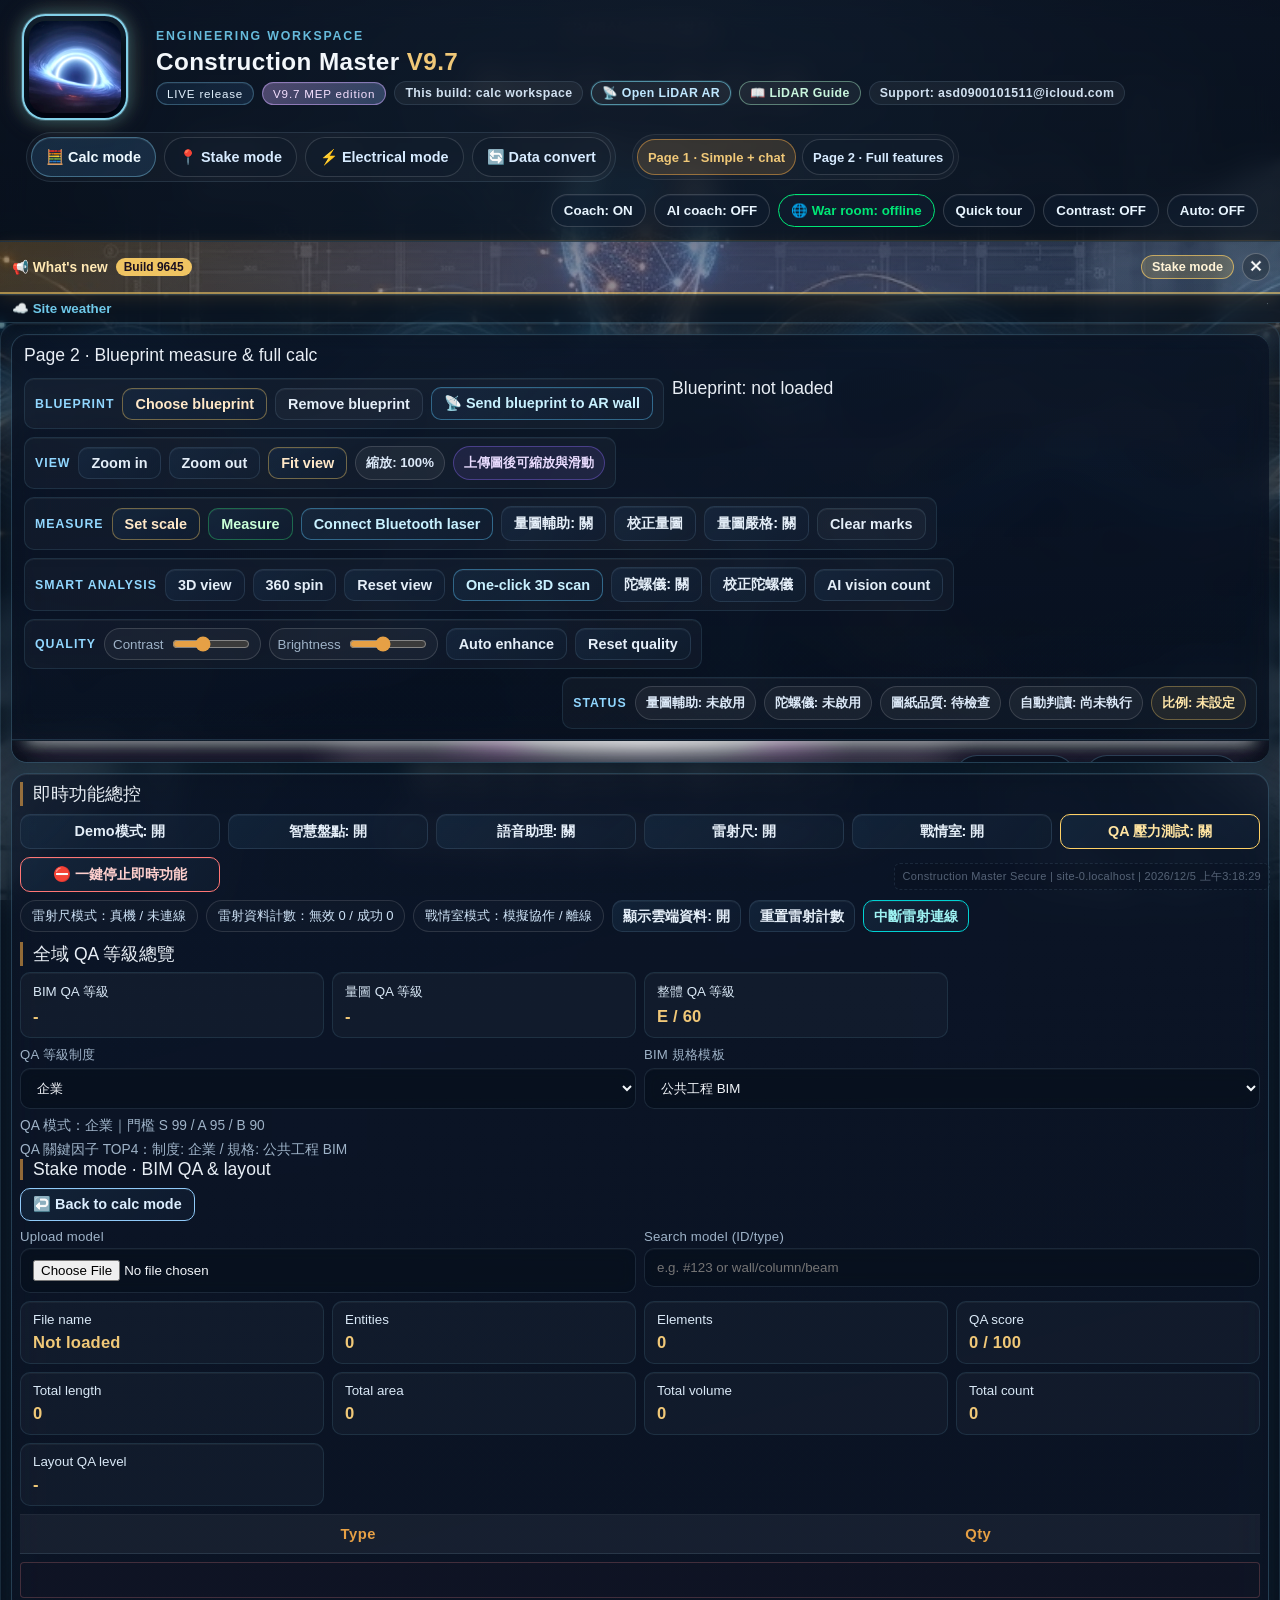
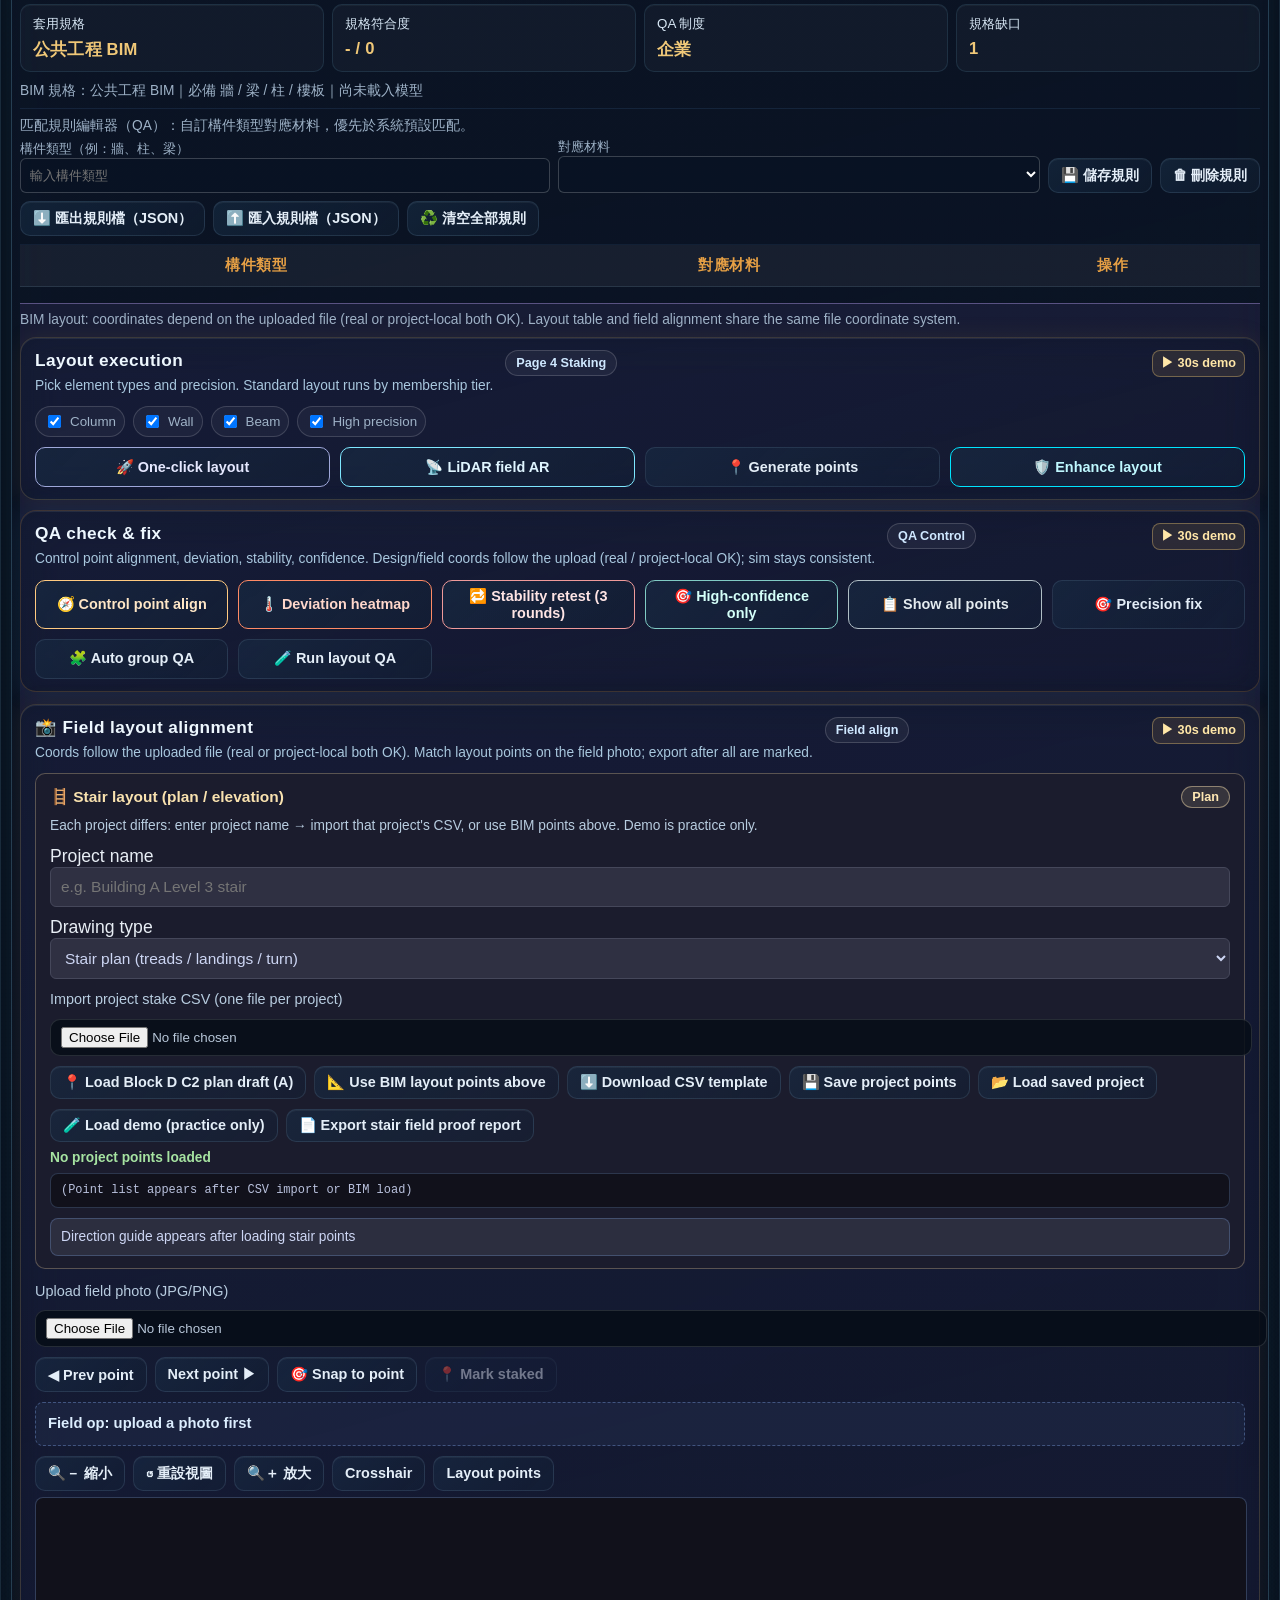
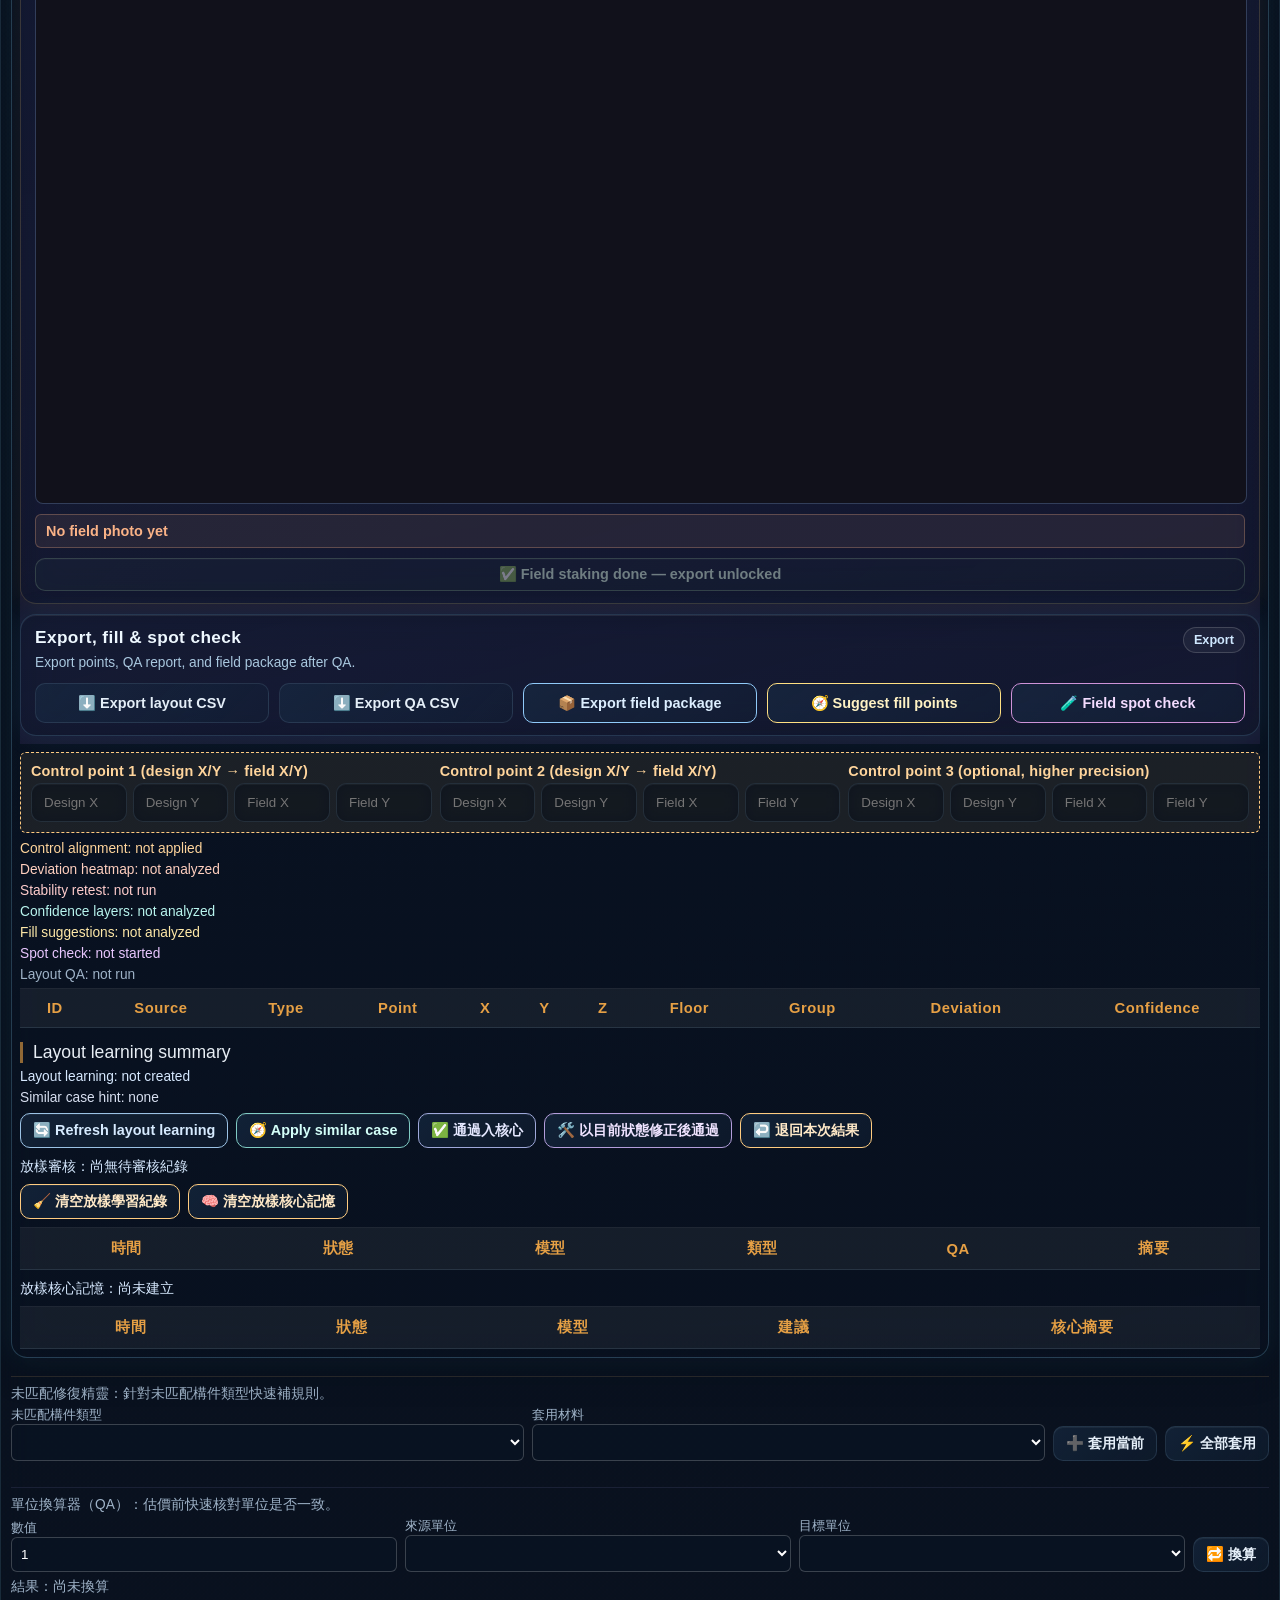
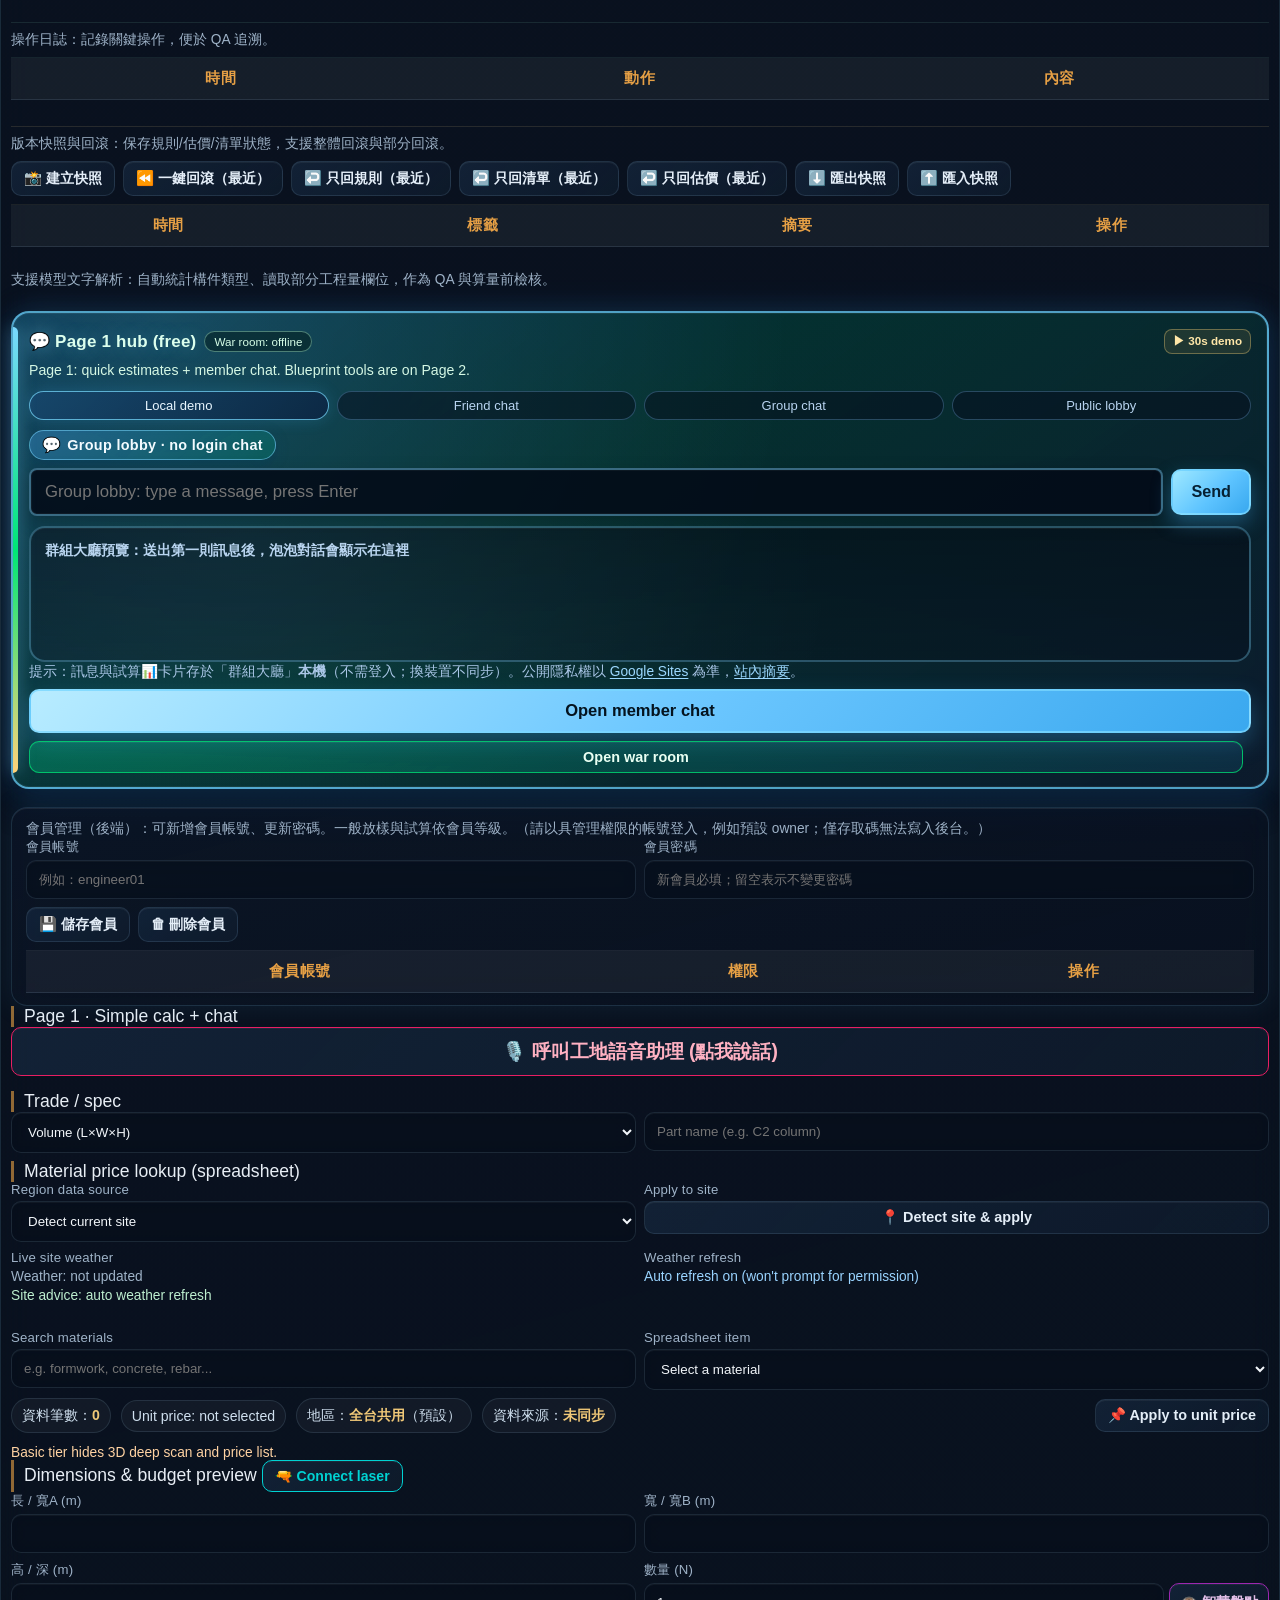
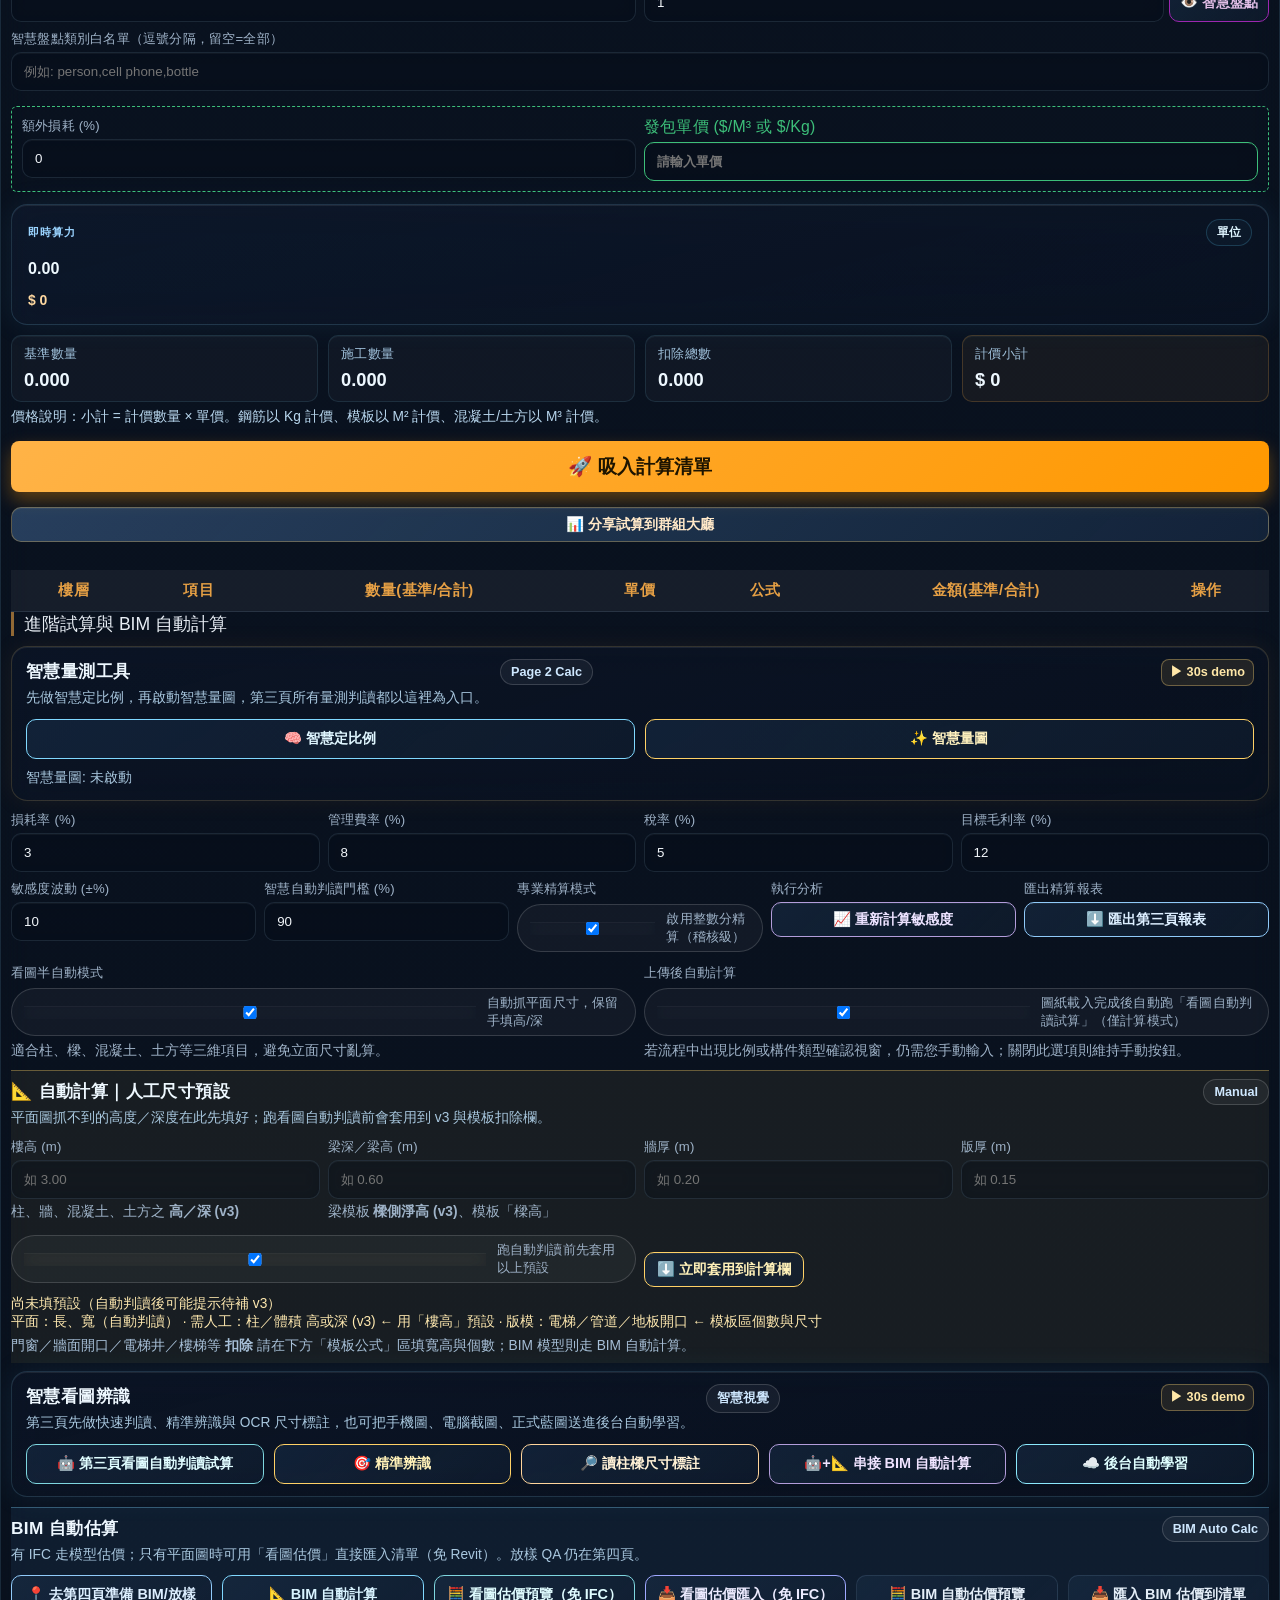
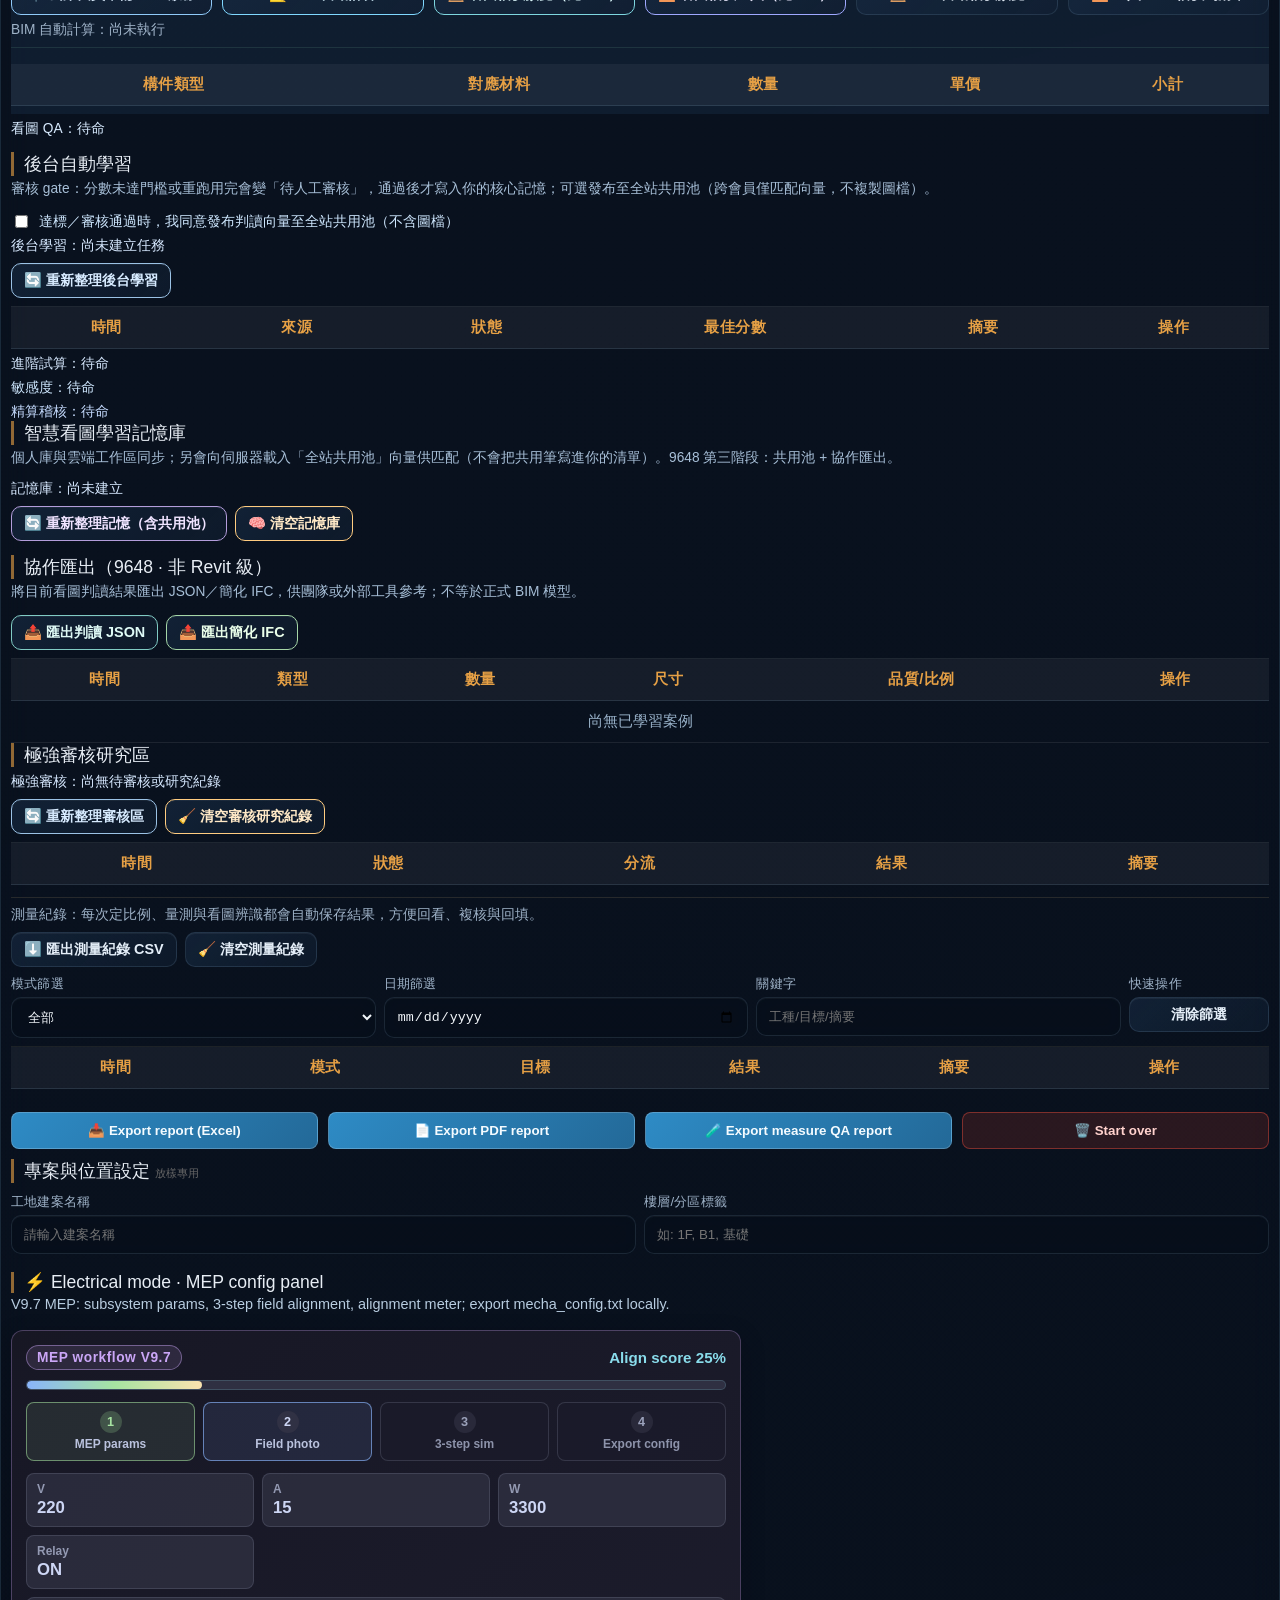
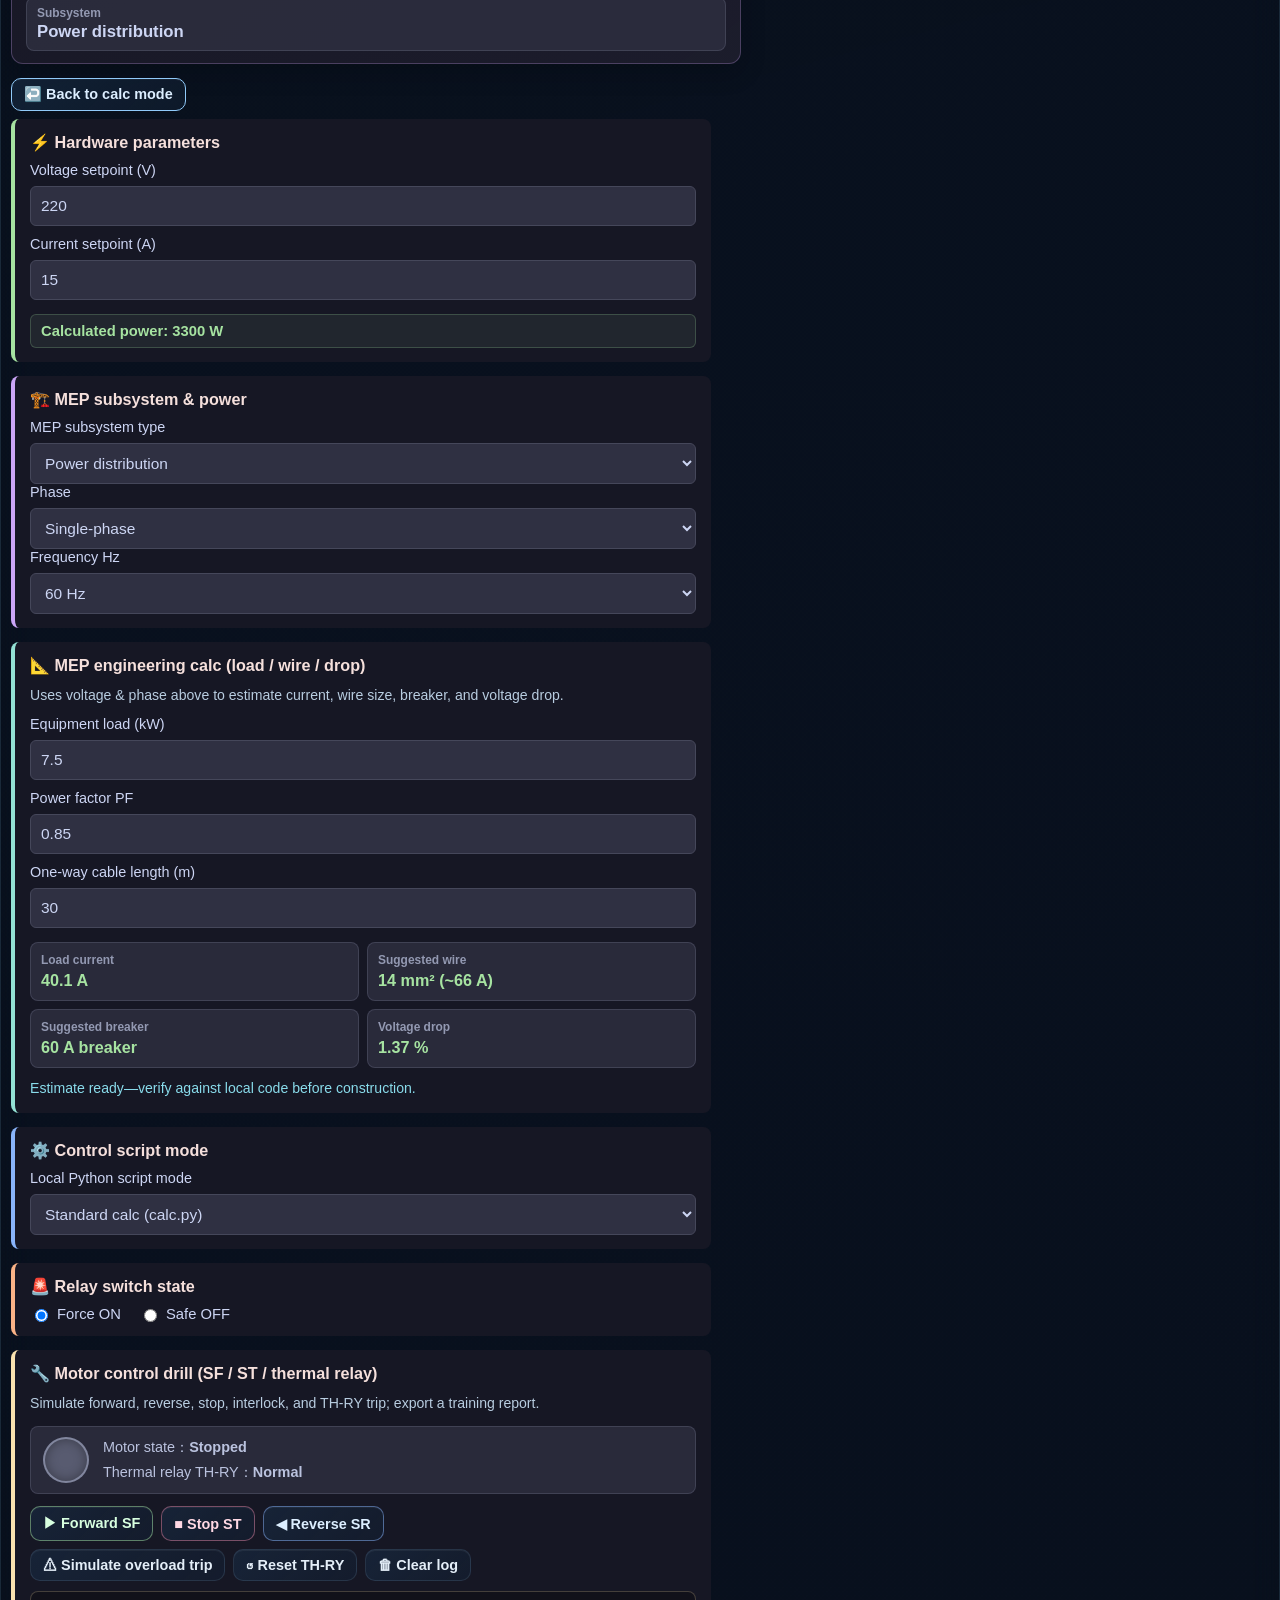
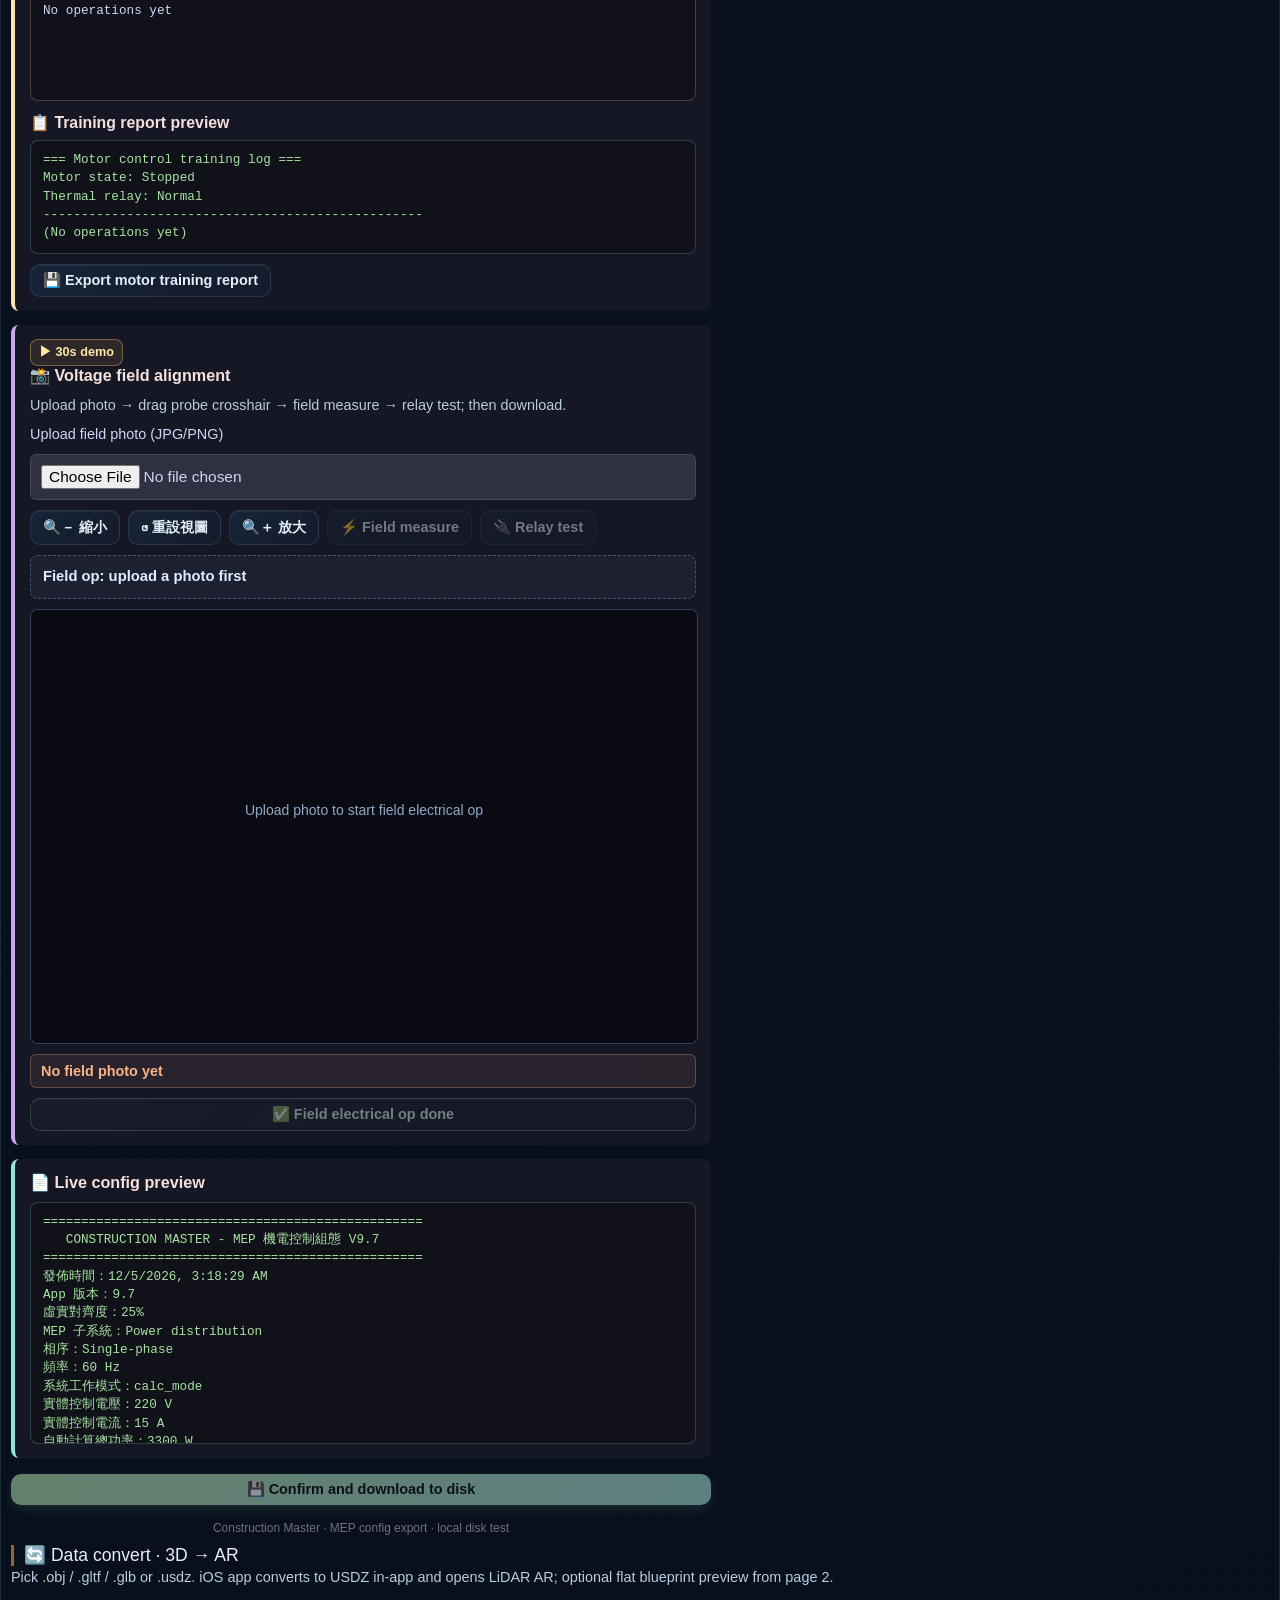
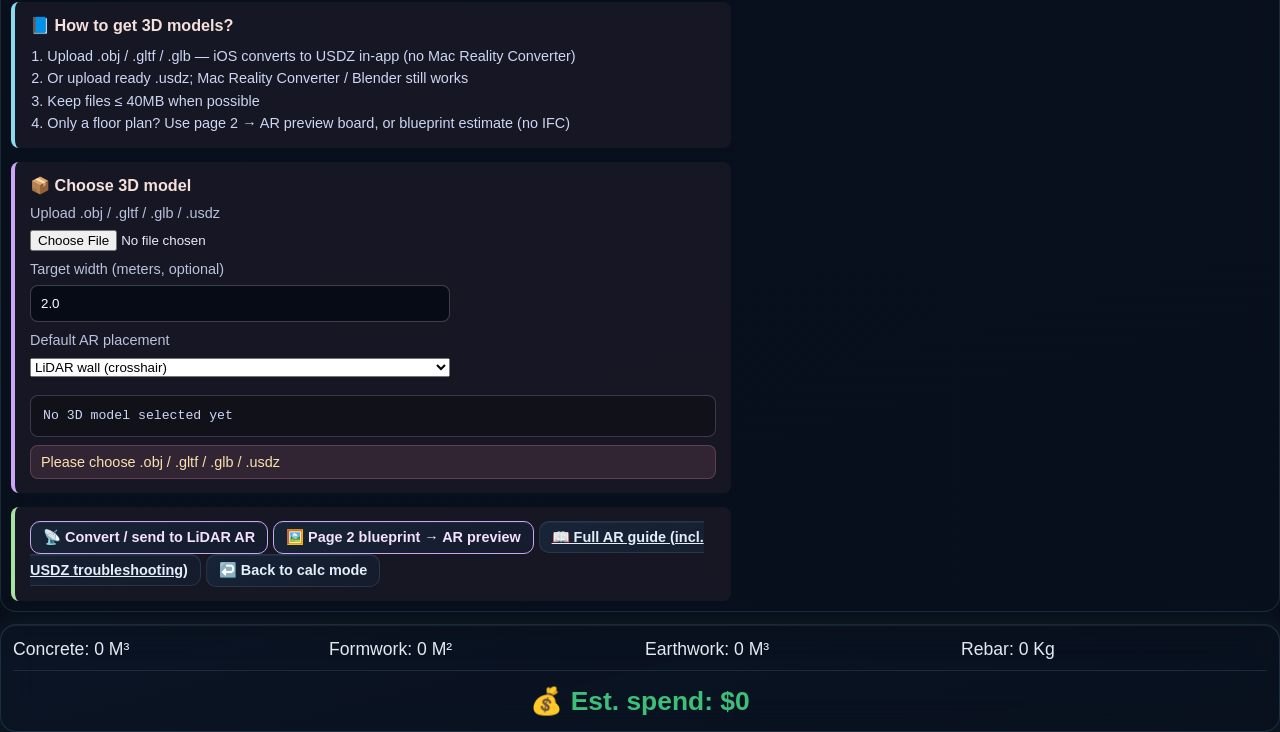
<file: convert.html>
<!DOCTYPE html>
<html lang="zh-TW">
<head>
<meta charset="UTF-8">
<meta name="viewport" content="width=device-width, initial-scale=1.0">
<title>Construction Master · 資料轉換</title>
<link rel="apple-touch-icon" href="apple-touch-icon.png?v=v960logo5">
<meta http-equiv="refresh" content="0; url=index.html">
</head>
<body>
<script>
try {
    localStorage.setItem('bm_69:work_mode', 'convert');
} catch (_e) {}
window.location.replace('index.html');
</script>
<p>正在切換到 Construction Master 資料轉換模式…</p>
</body>
</html>
</file>
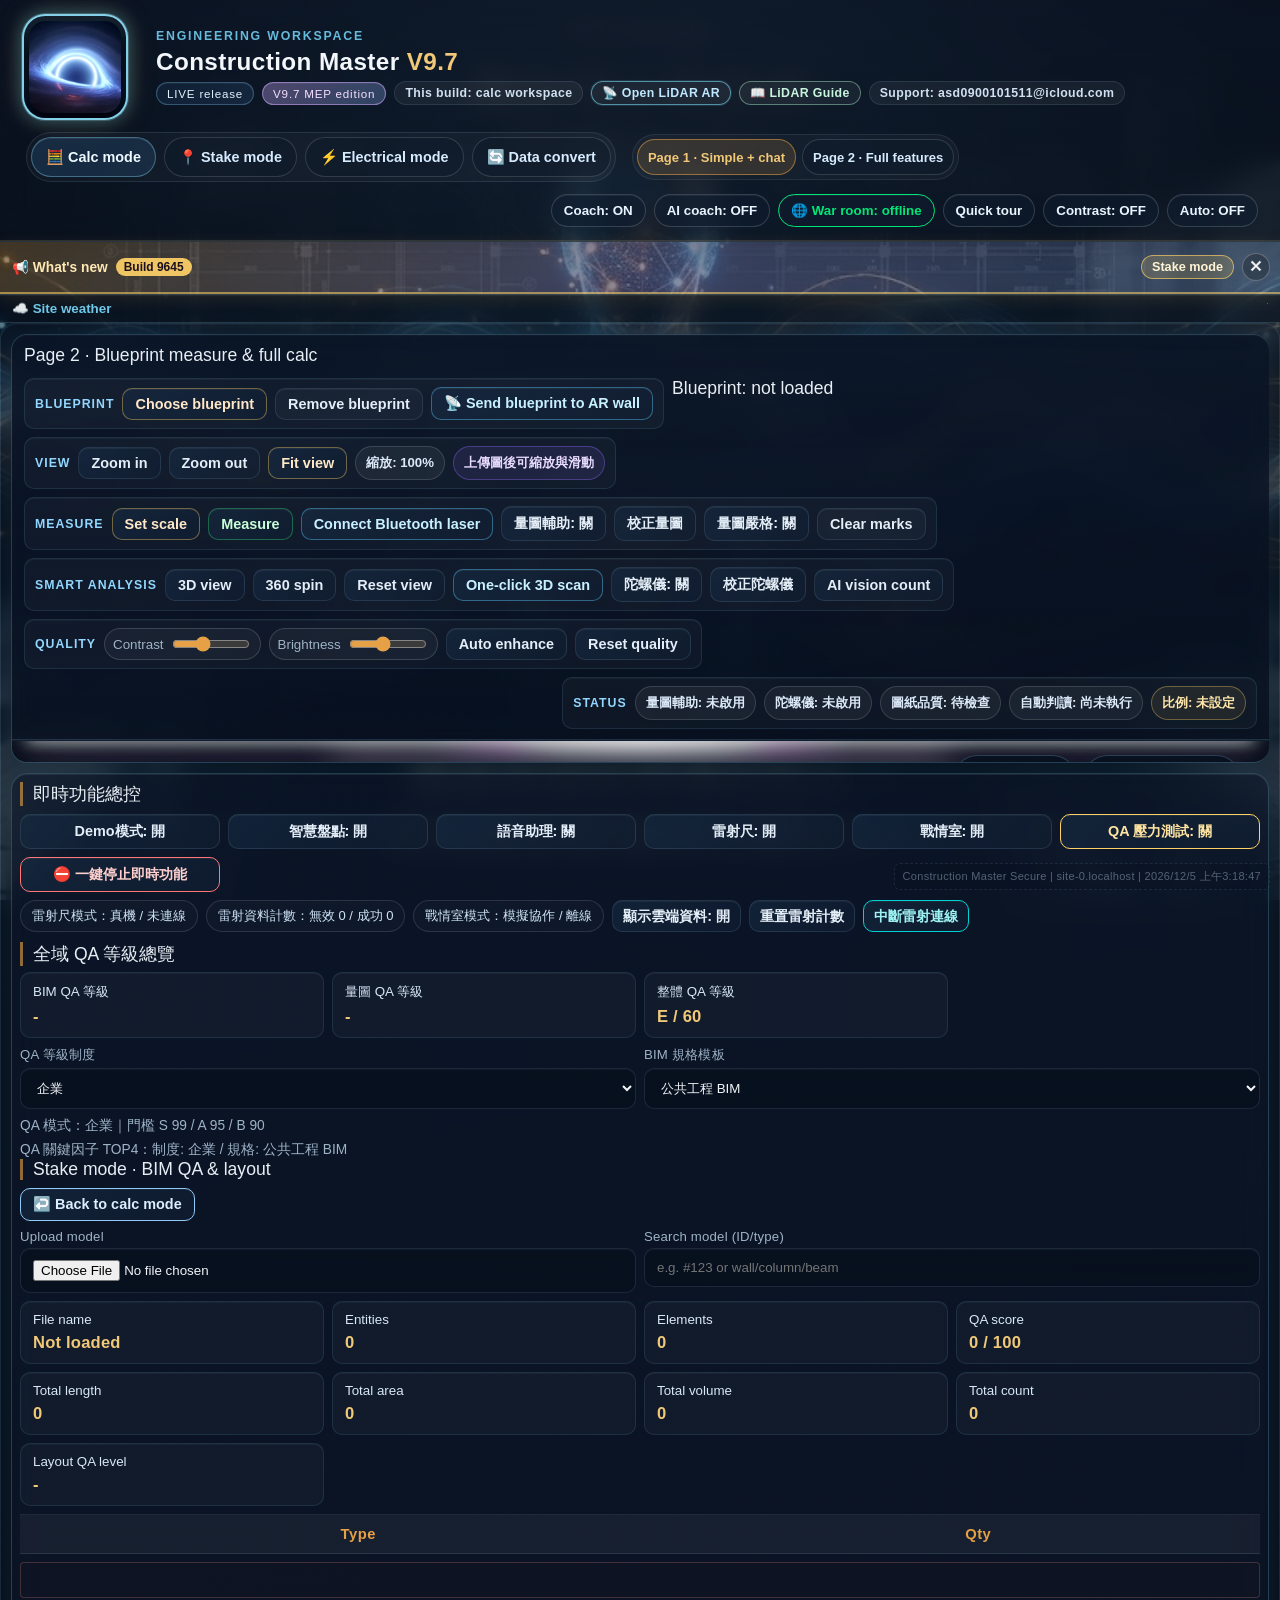
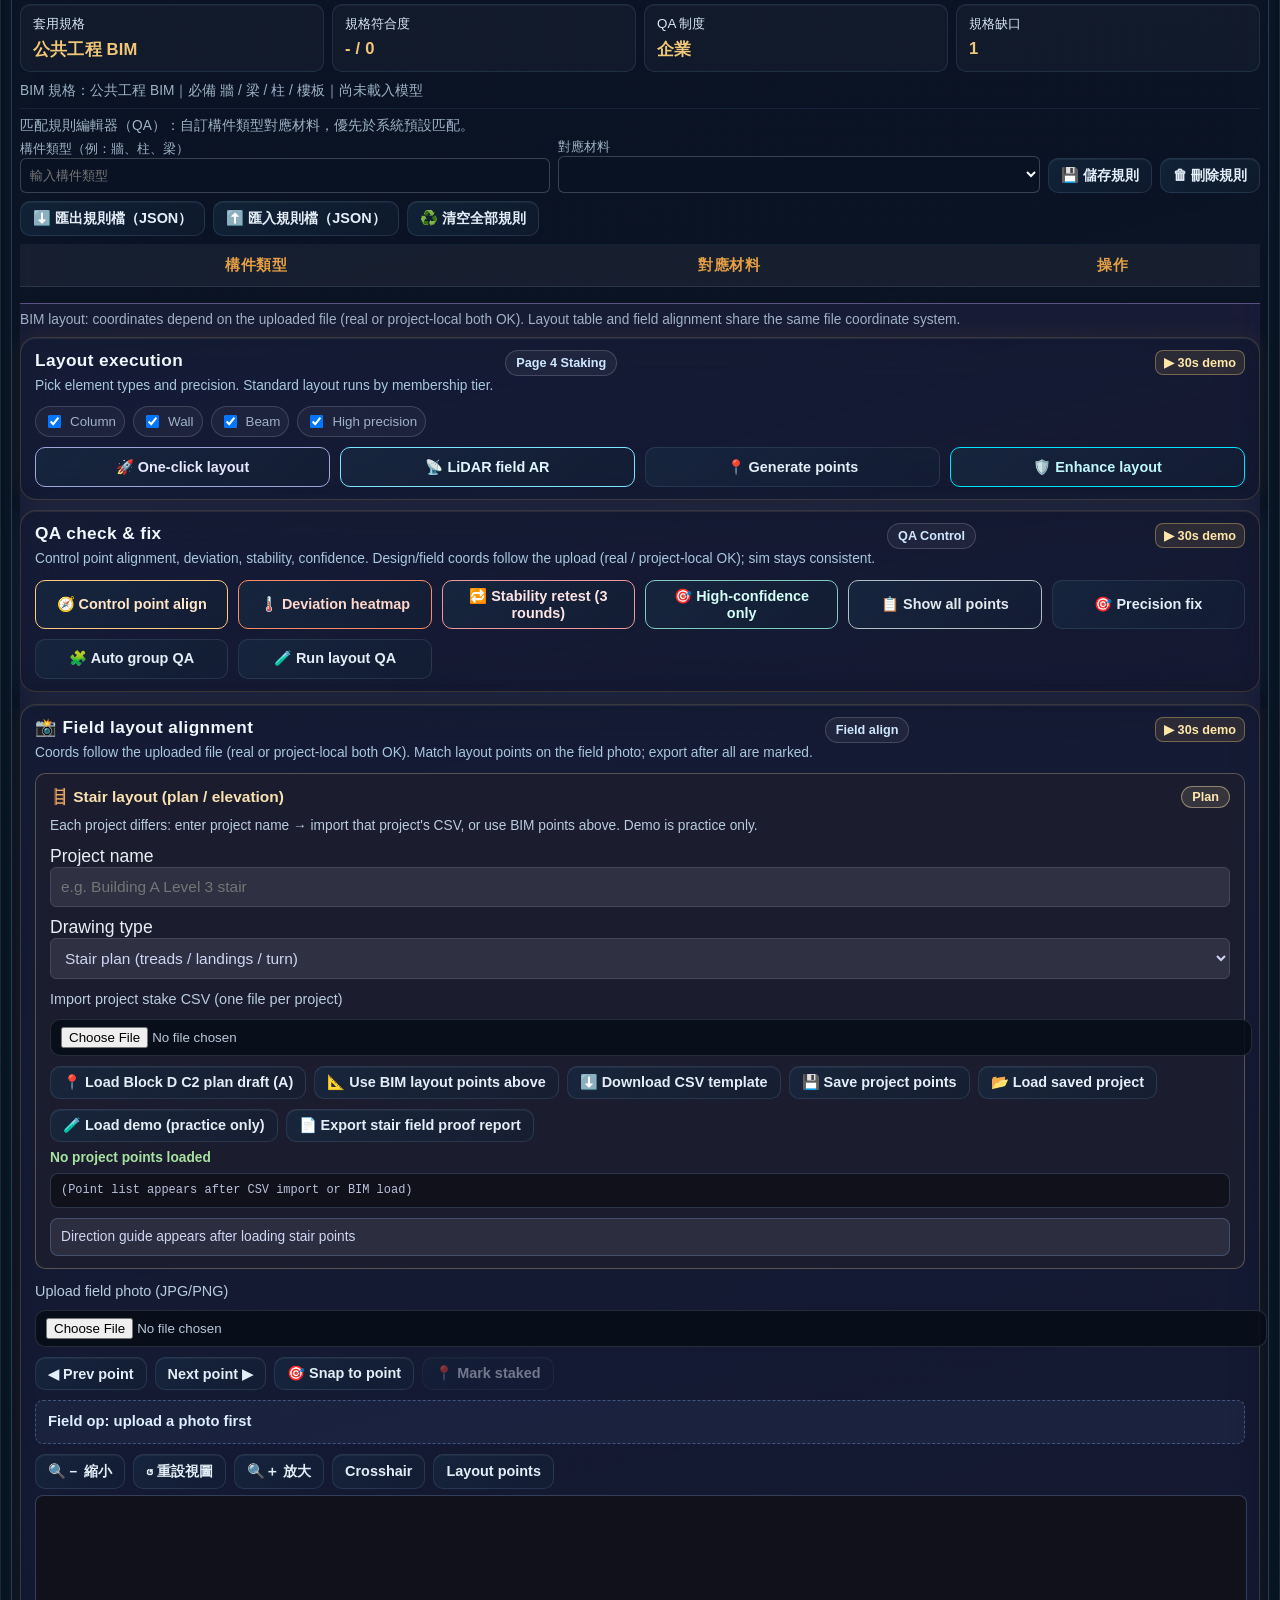
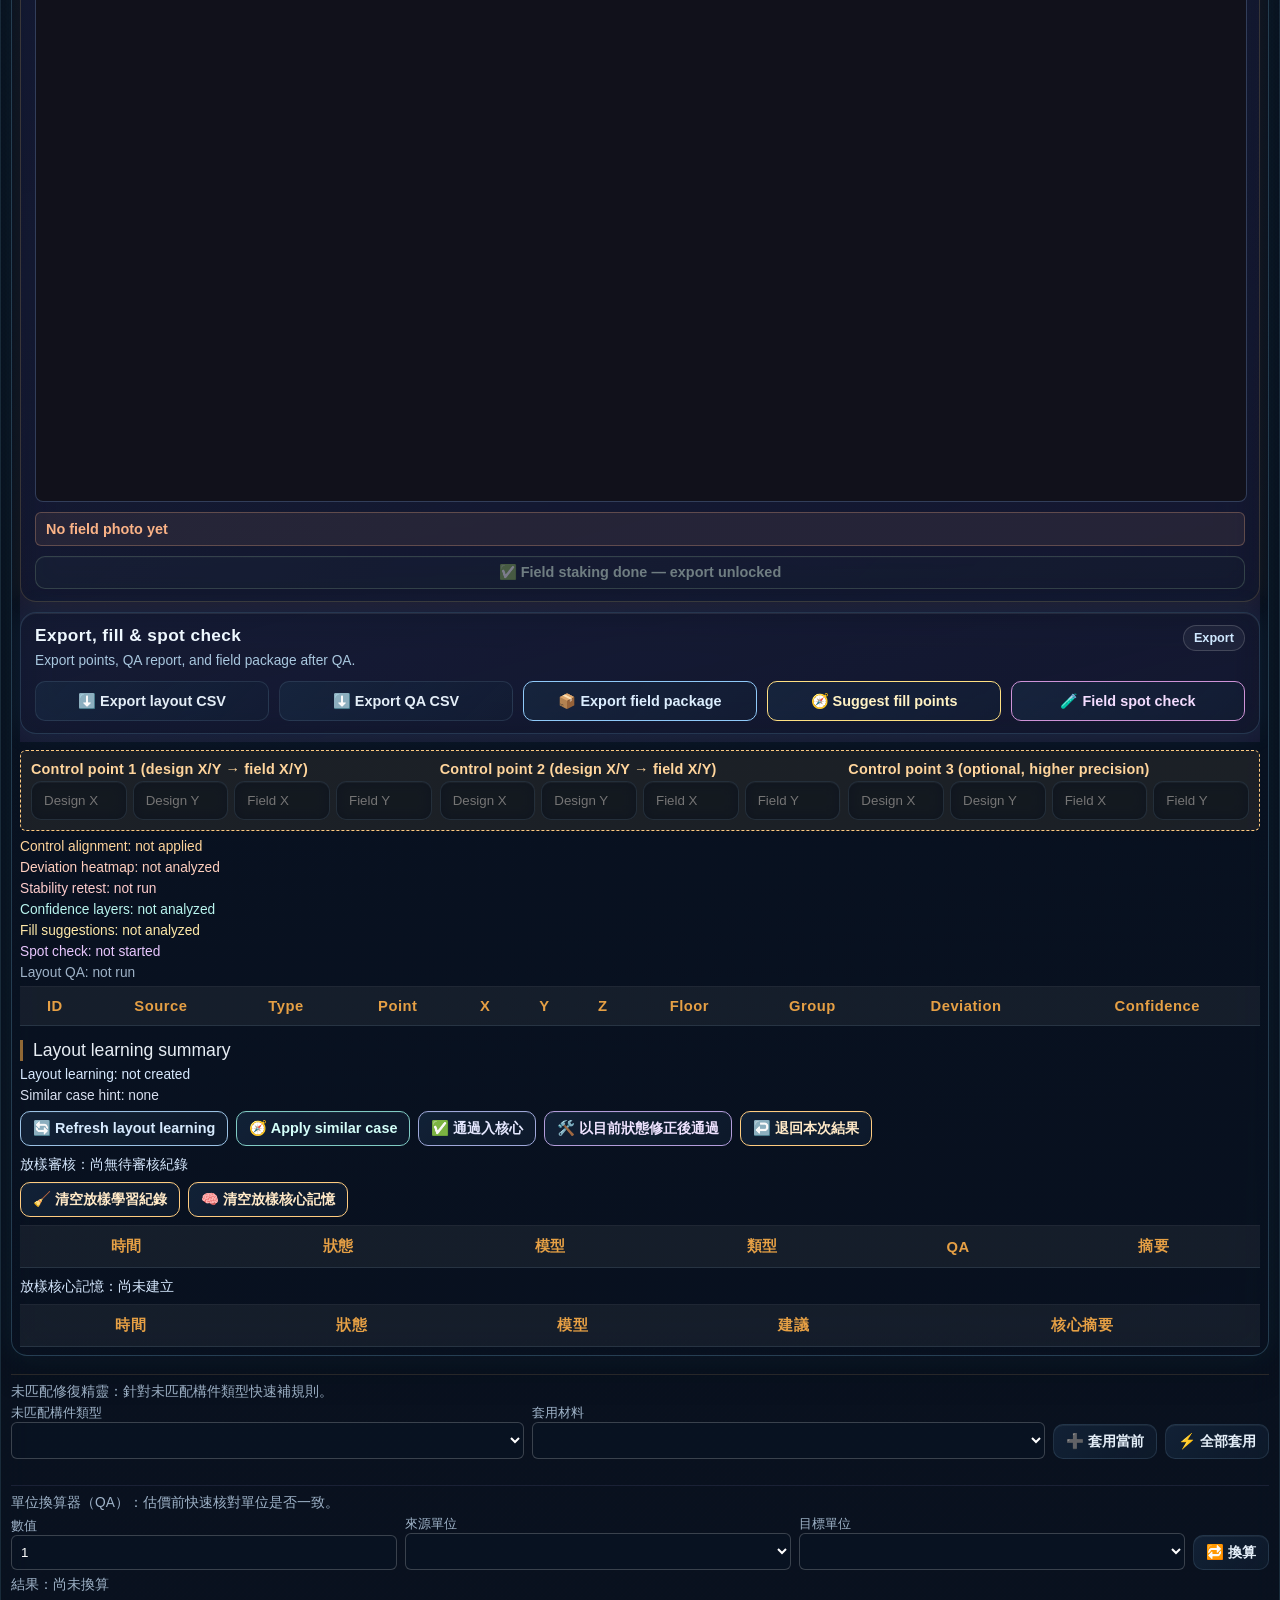
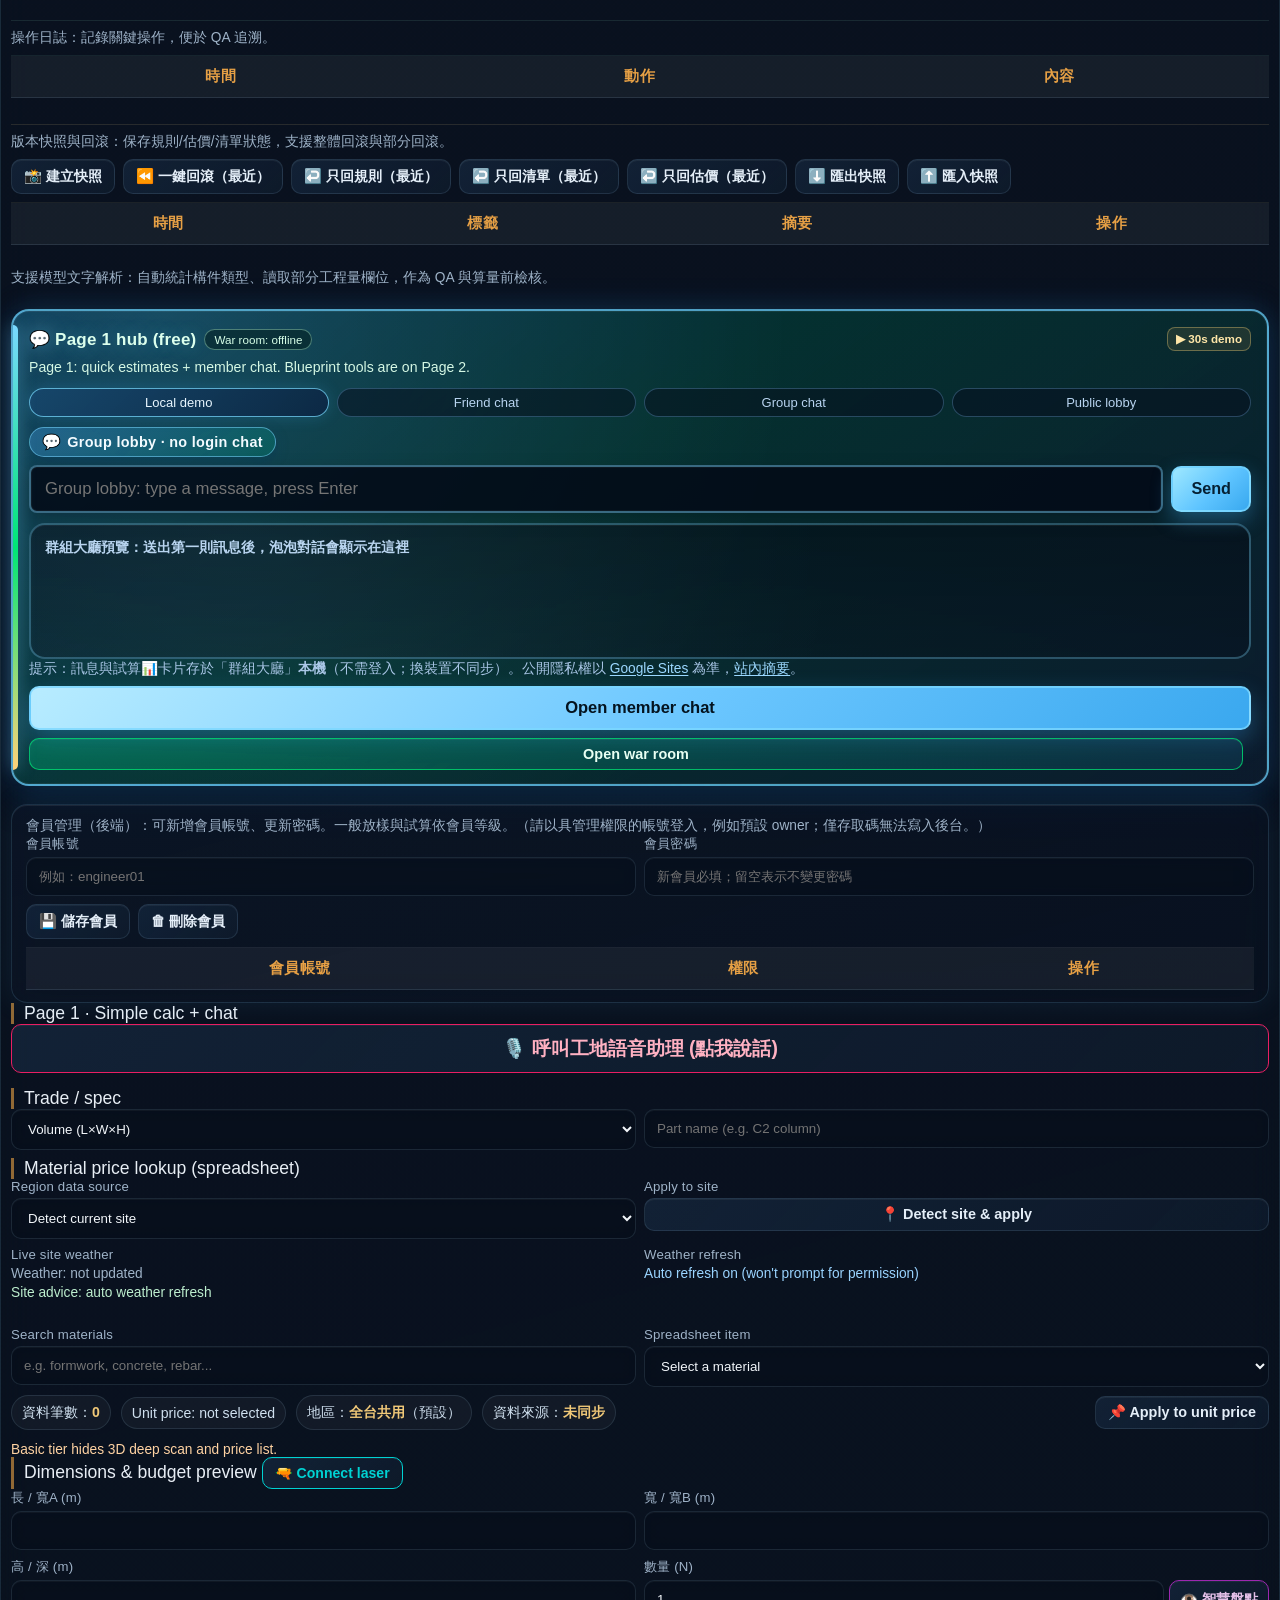
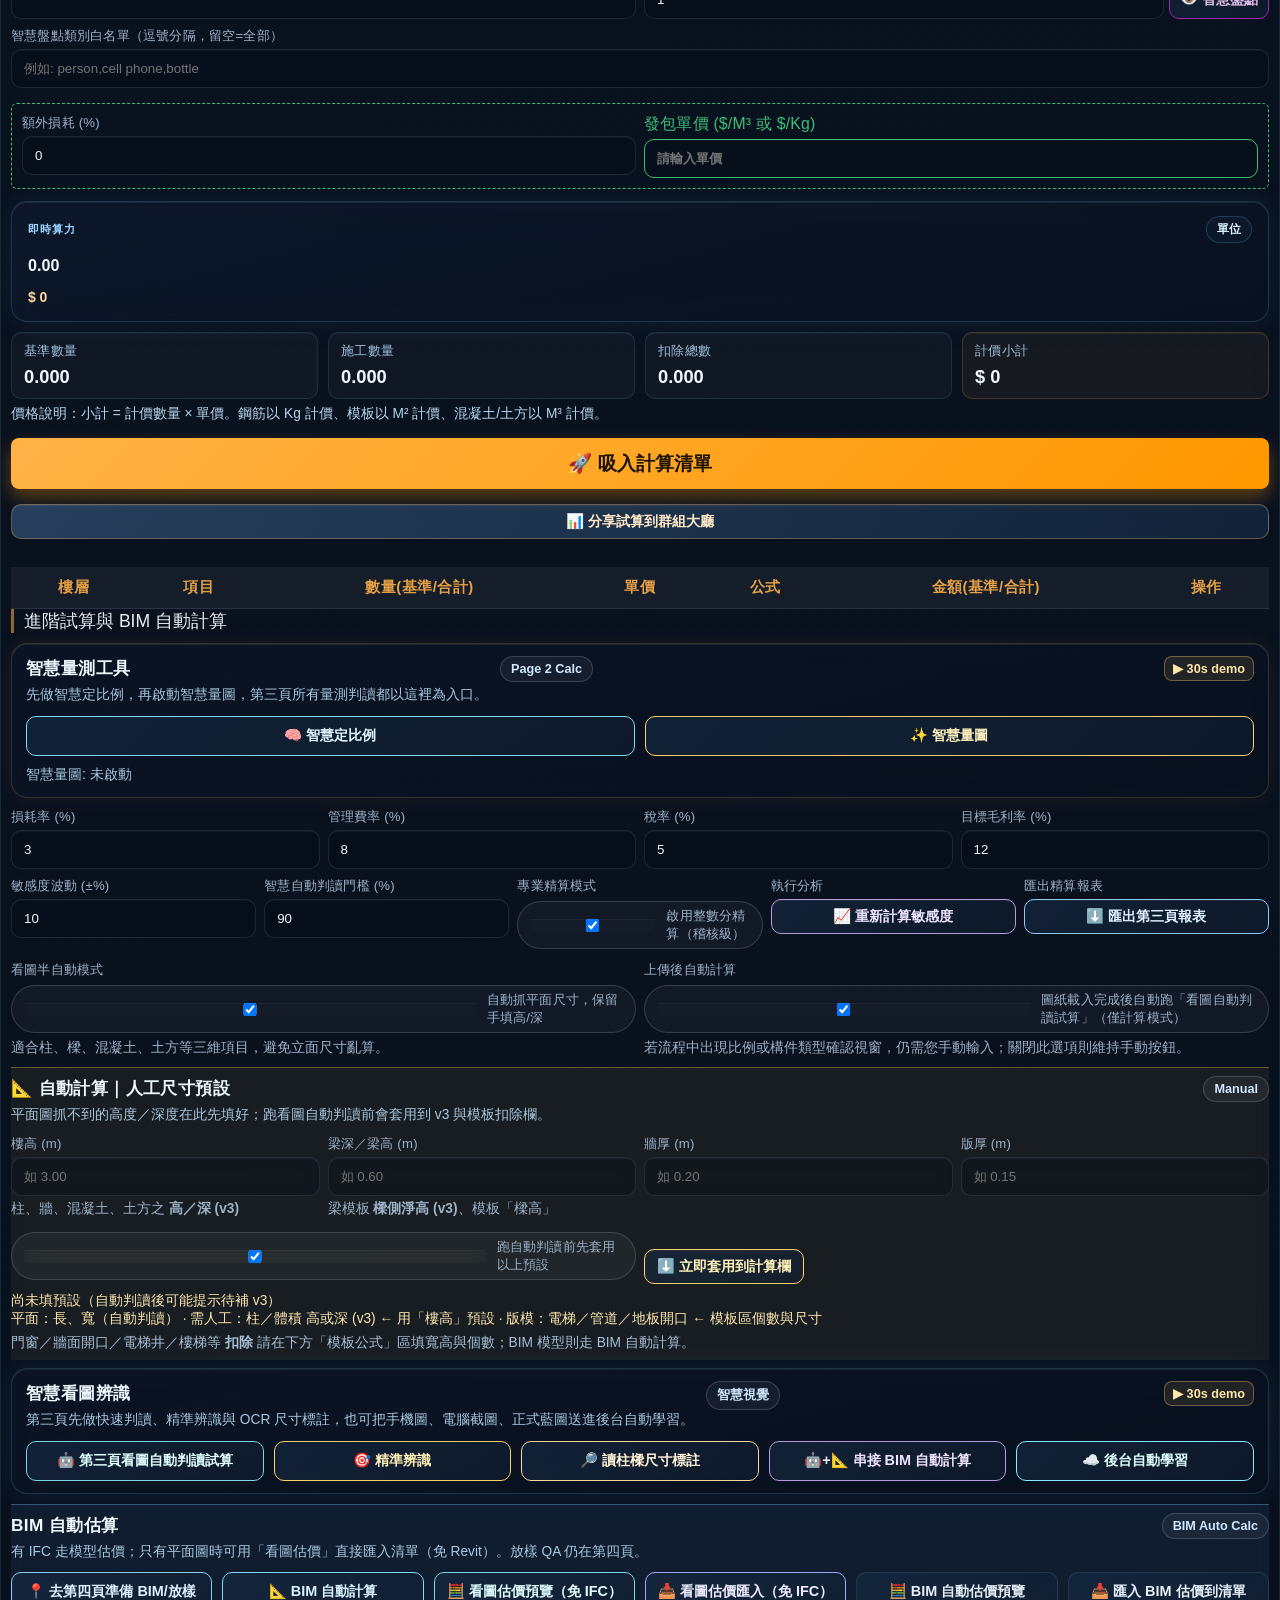
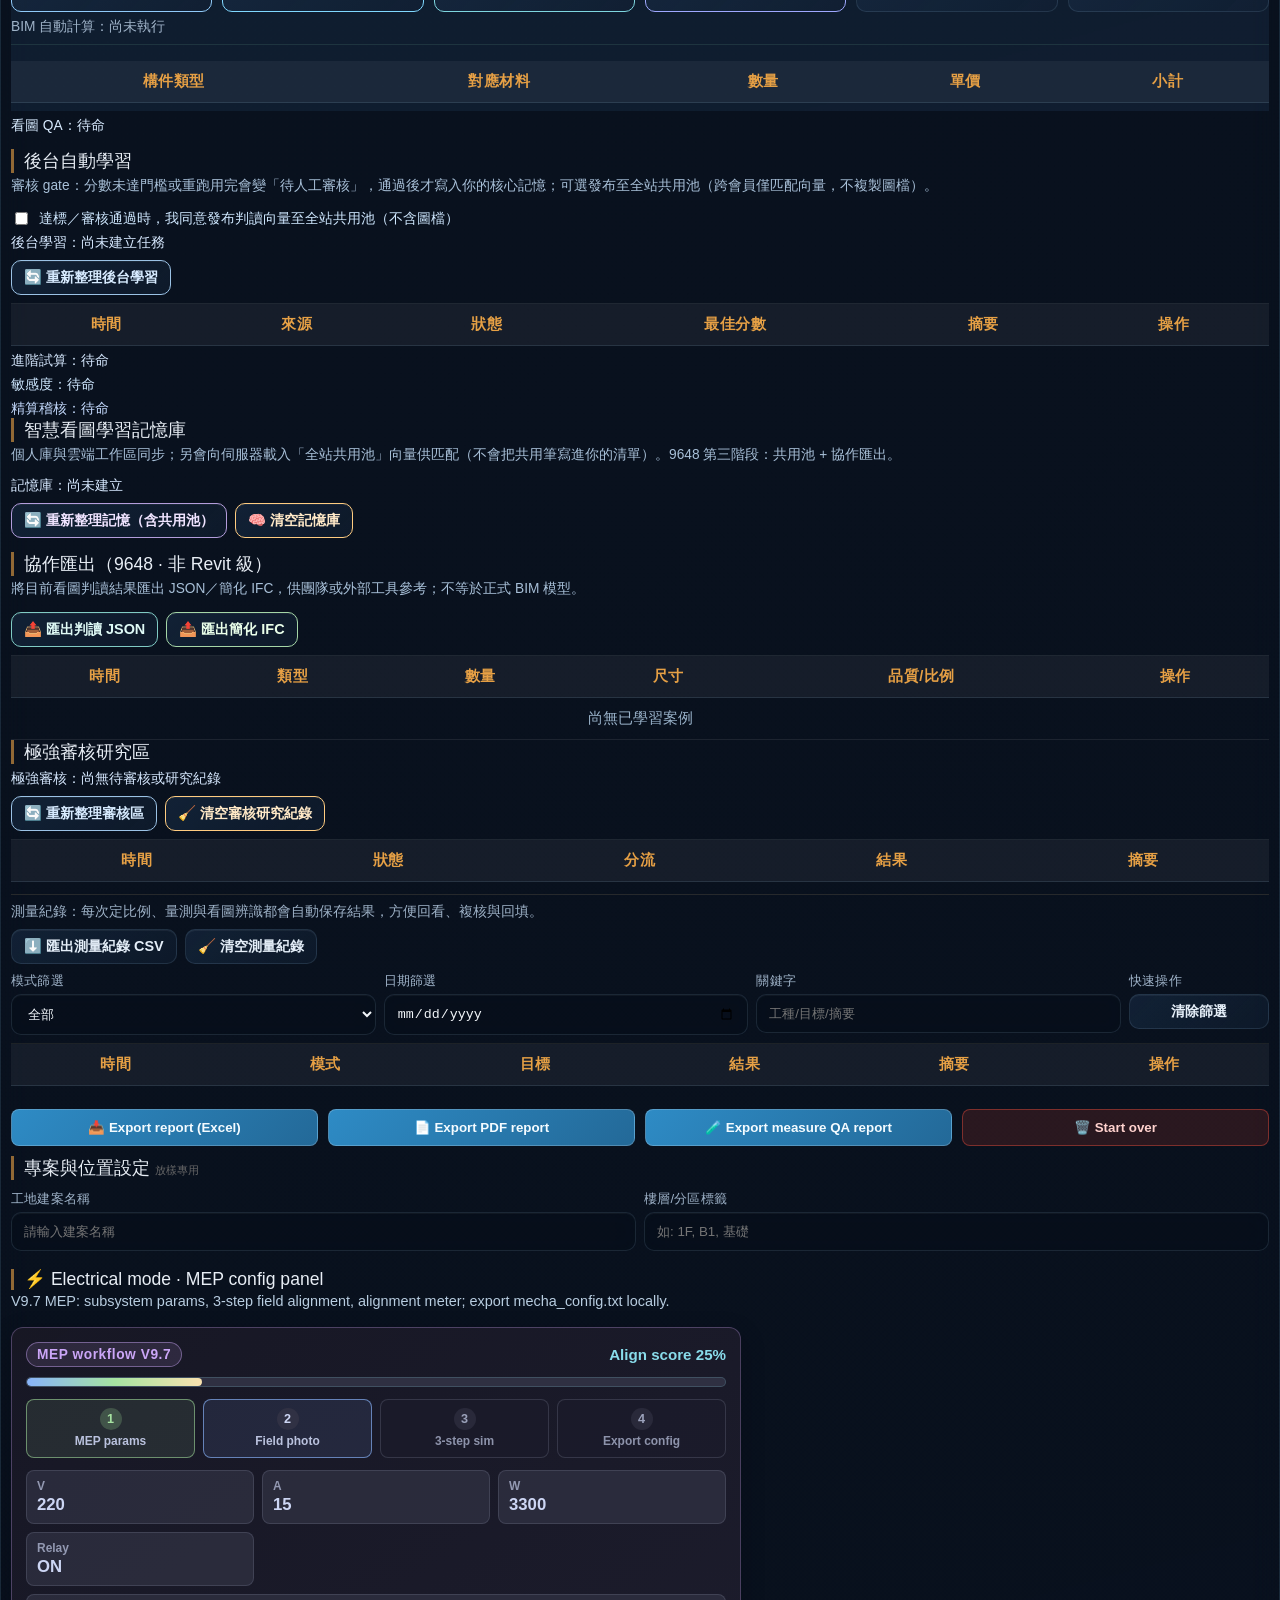
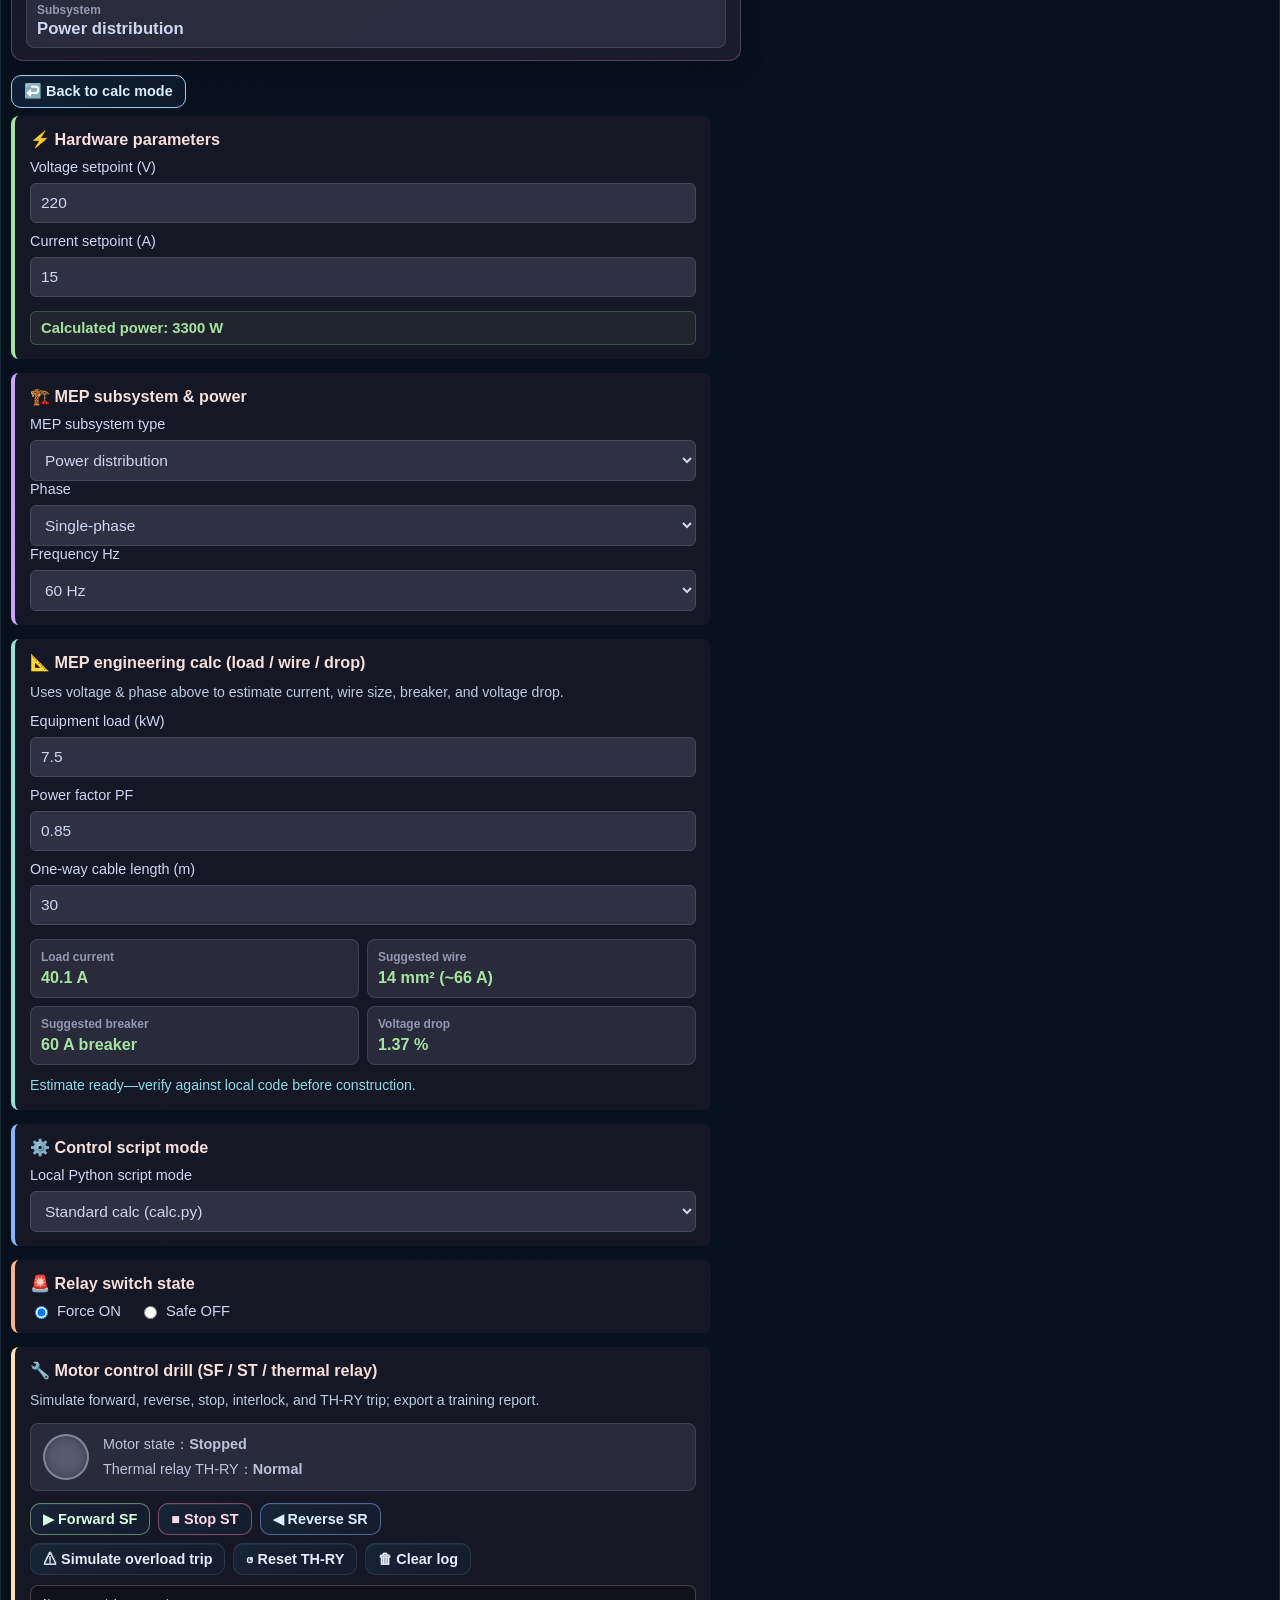
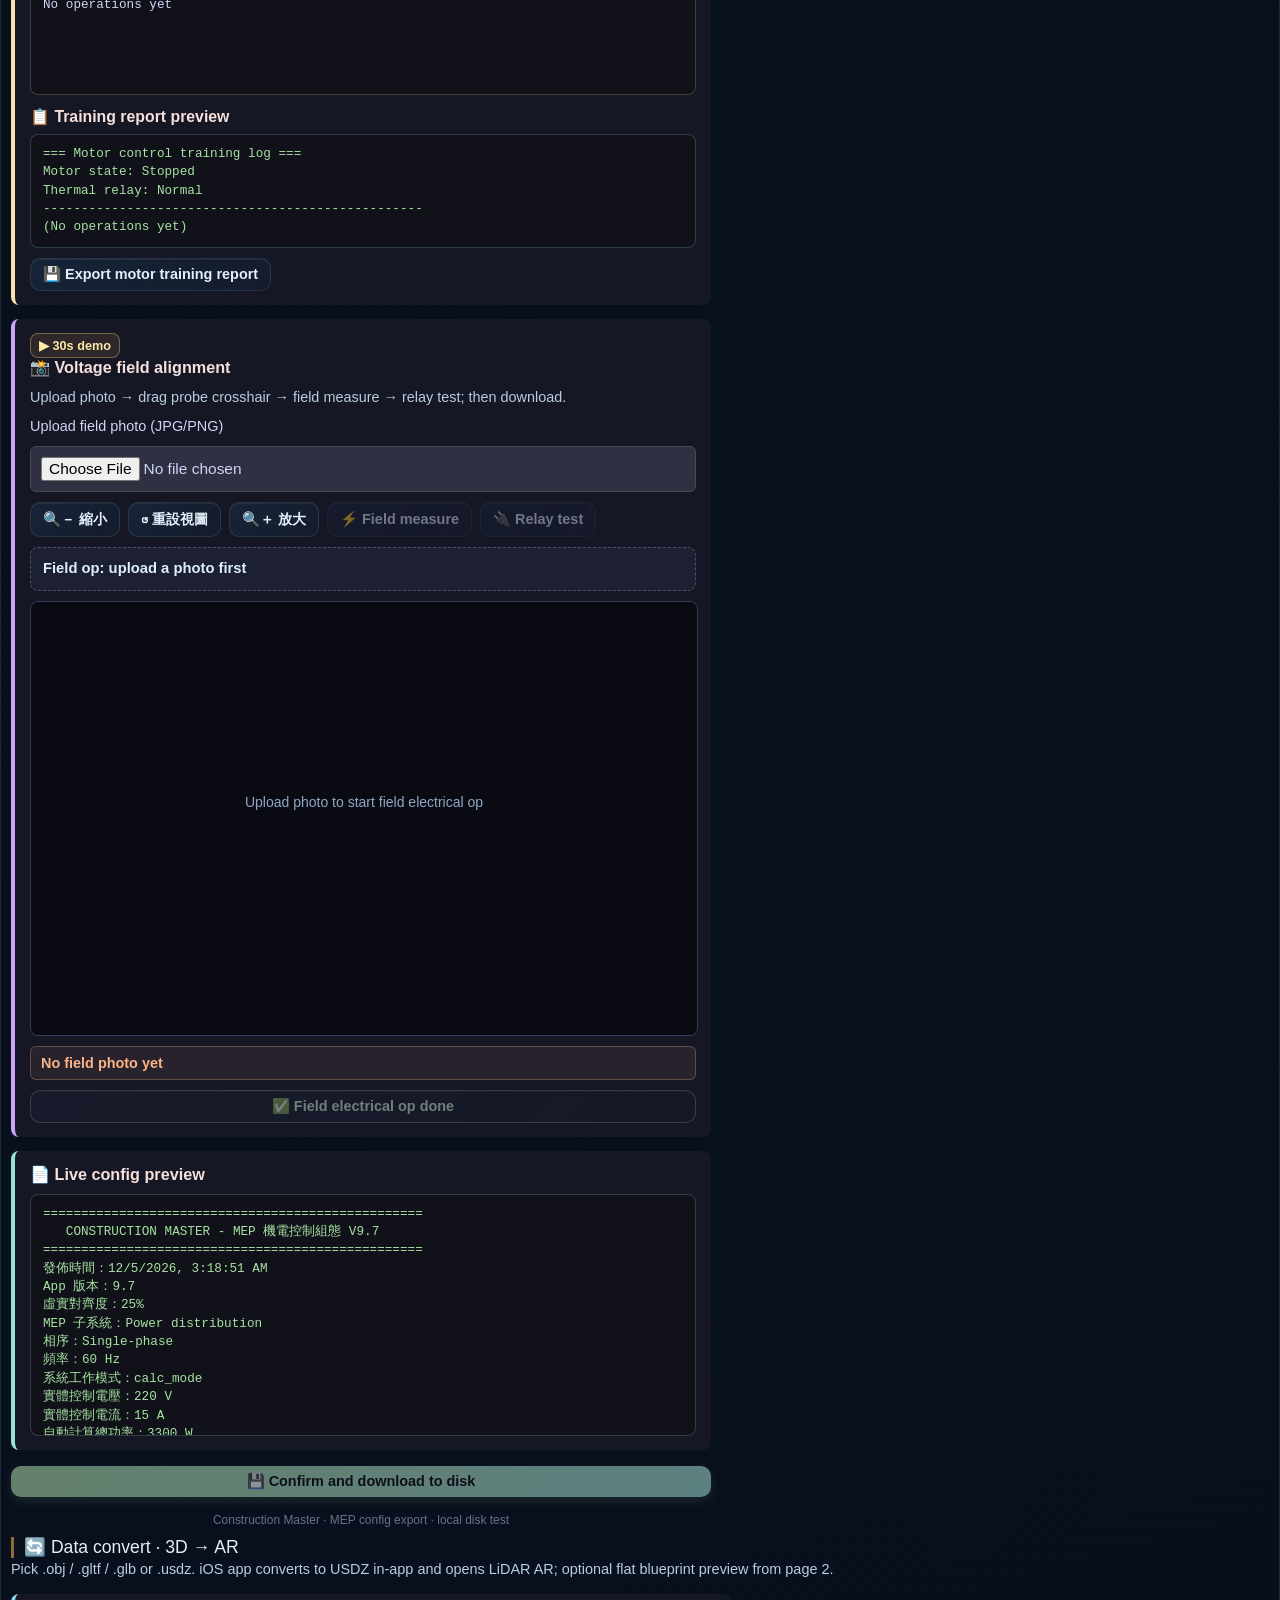
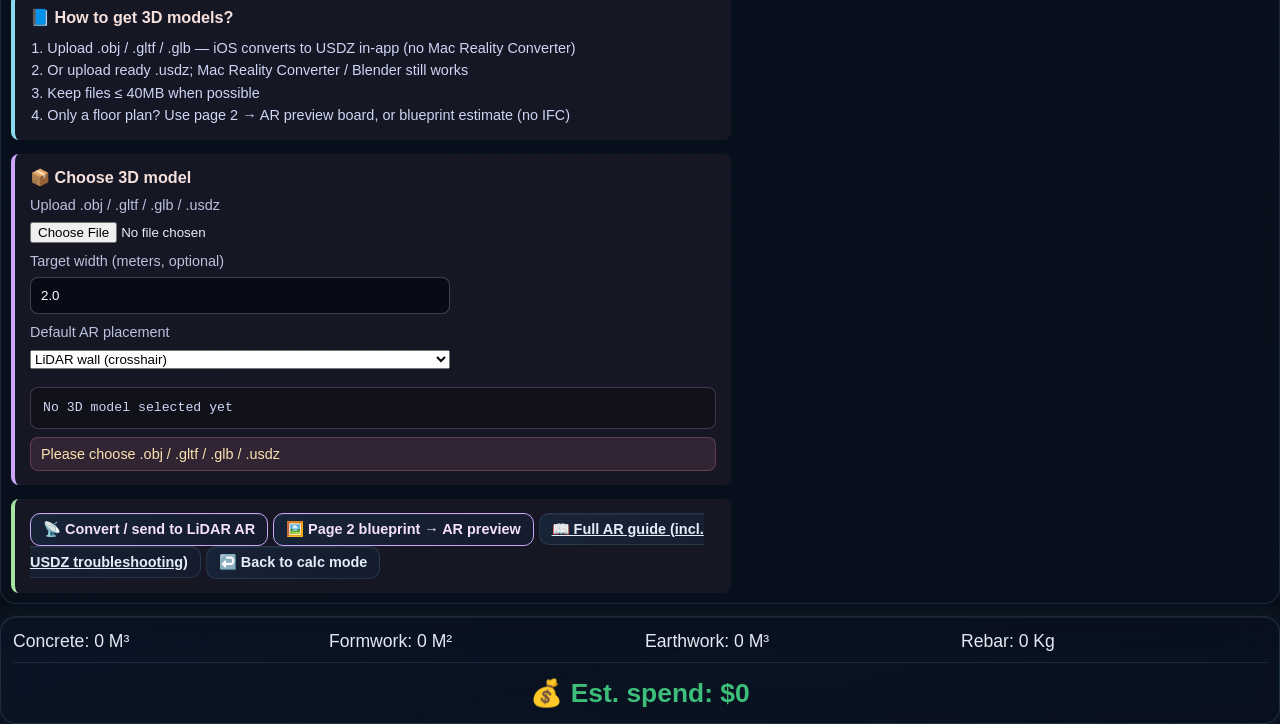
<file: electrical.html>
<!DOCTYPE html>
<html lang="zh-TW">
<head>
<meta charset="UTF-8">
<meta name="viewport" content="width=device-width, initial-scale=1.0">
<title>Construction Master · 電機模式</title>
<link rel="apple-touch-icon" href="apple-touch-icon.png?v=v960logo5">
<meta http-equiv="refresh" content="0; url=index.html">
</head>
<body>
<script>
try {
    localStorage.setItem('bm_69:work_mode', 'electrical');
} catch (_e) {}
window.location.replace('index.html');
</script>
<p>正在切換到 Construction Master 電機模式…</p>
</body>
</html>
</file>
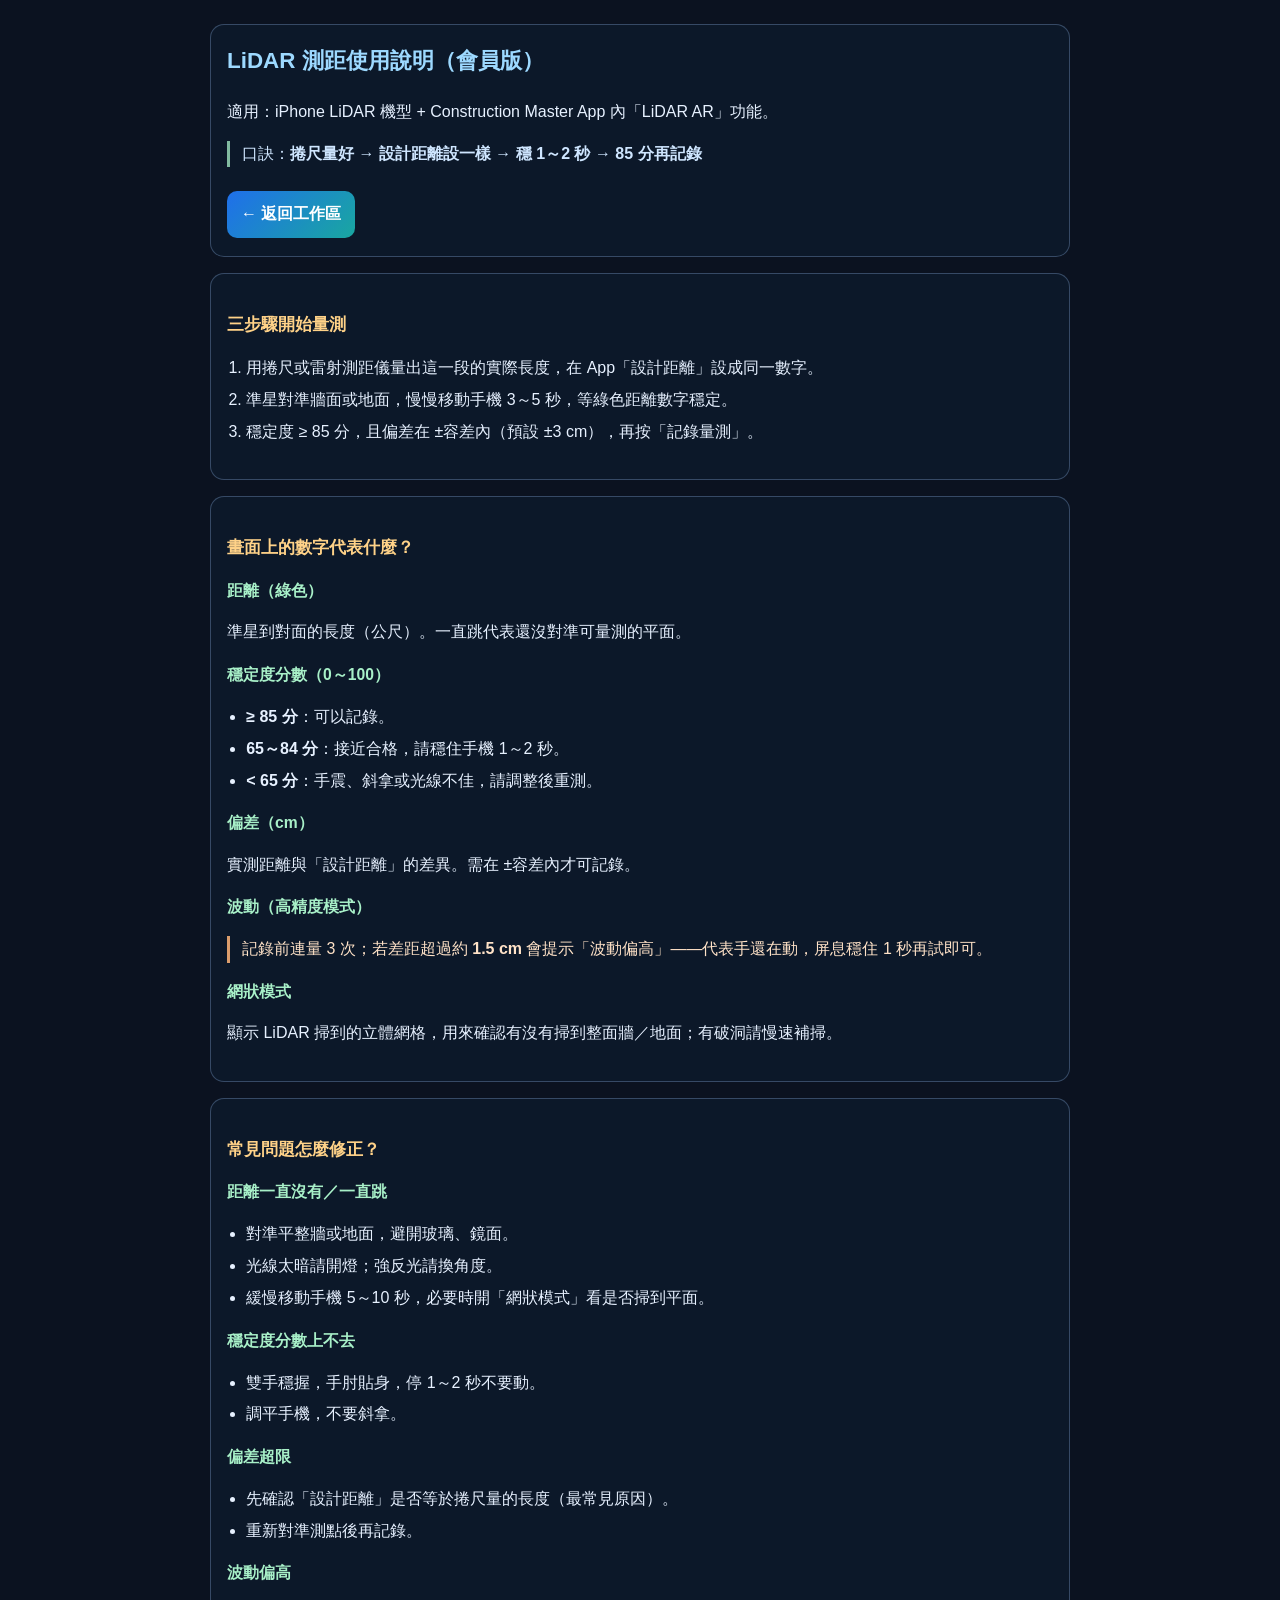
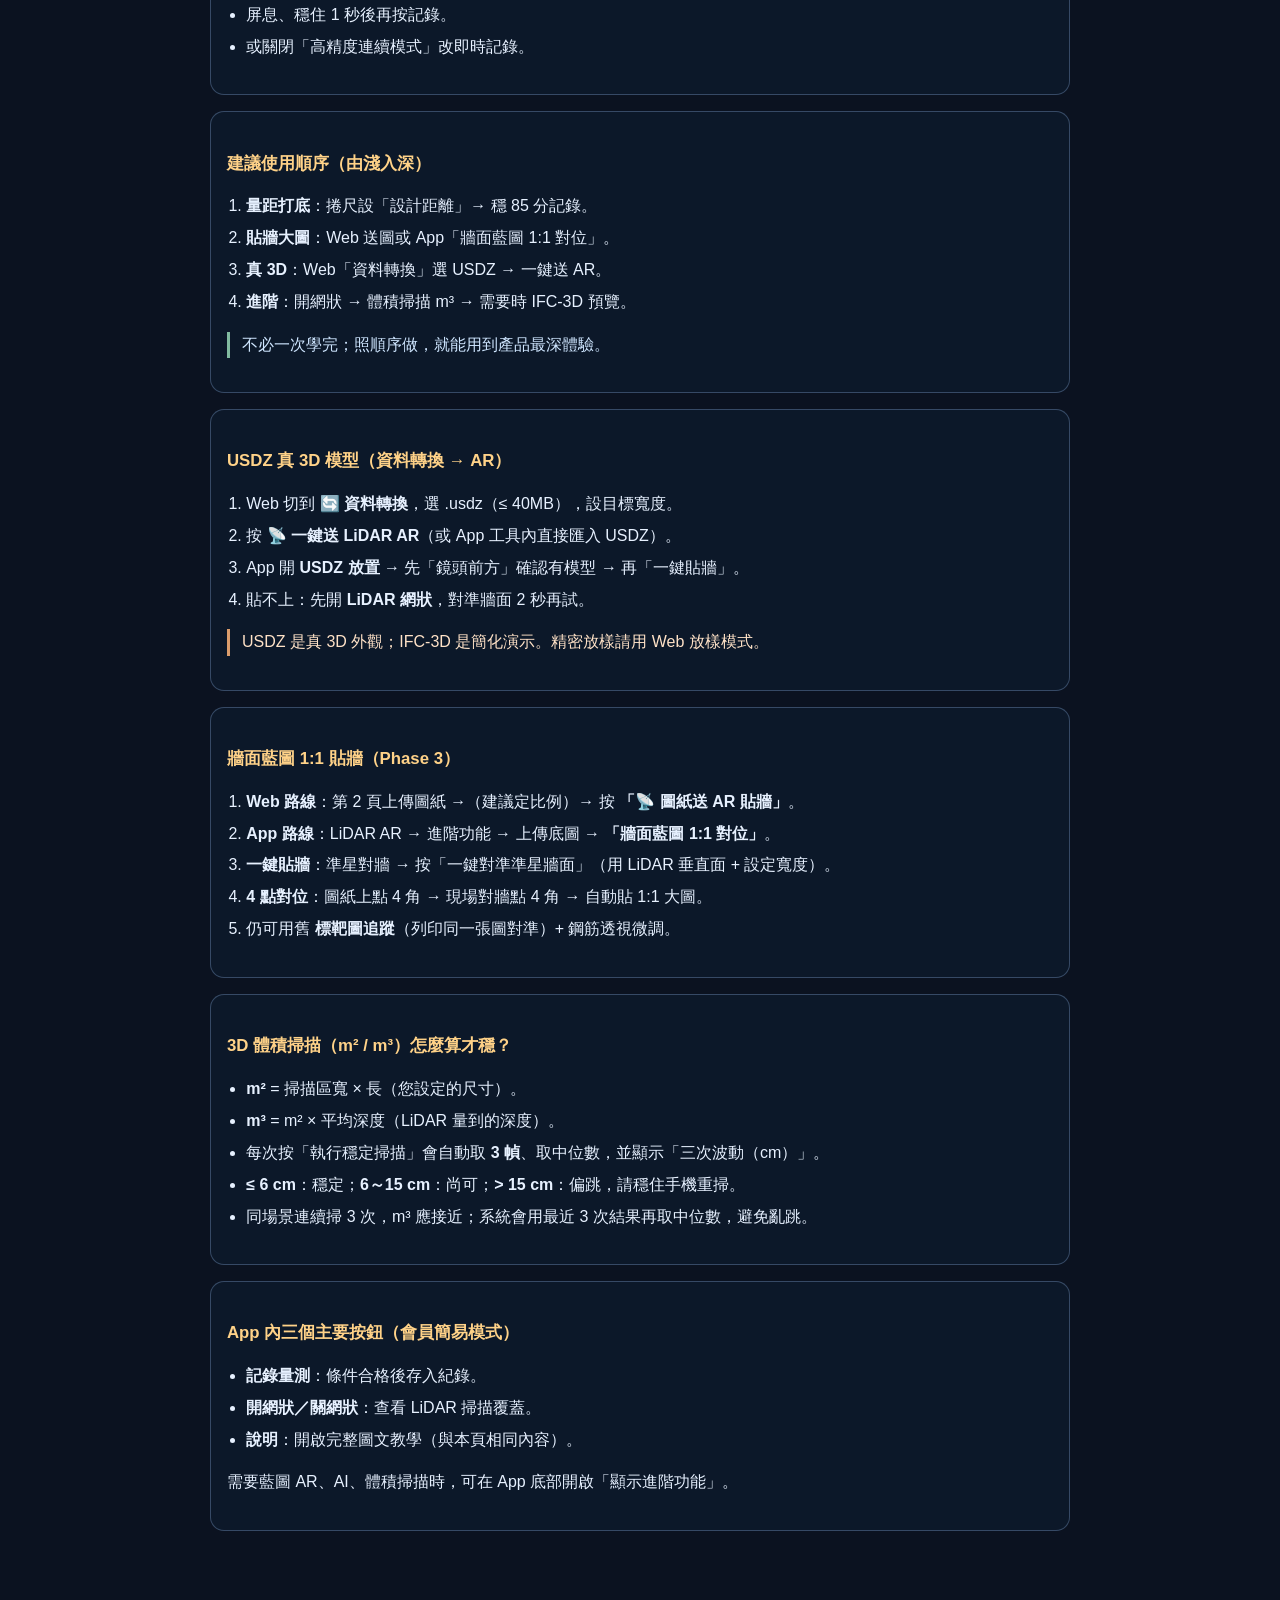
<file: lidar-measure-guide.html>
<!DOCTYPE html>
<html lang="zh-TW">
<head>
<meta charset="UTF-8">
<meta name="viewport" content="width=device-width, initial-scale=1.0">
<title>LiDAR 測距使用說明｜Construction Master</title>
<style>
    body {
        margin: 0;
        font-family: -apple-system, BlinkMacSystemFont, "Segoe UI", "Noto Sans TC", sans-serif;
        background: #0b1220;
        color: #e7f1ff;
        line-height: 1.65;
    }
    main {
        max-width: 860px;
        margin: 24px auto;
        padding: 0 16px 32px;
    }
    .card {
        border: 1px solid rgba(160, 200, 255, 0.28);
        background: rgba(14, 26, 44, 0.85);
        border-radius: 14px;
        padding: 18px 16px;
        margin-bottom: 16px;
    }
    h1 {
        margin-top: 0;
        color: #9dd9ff;
        font-size: 1.4rem;
    }
    h2 {
        color: #ffd288;
        font-size: 1.05rem;
        margin-top: 1.2rem;
    }
    h3 {
        color: #a8f0c8;
        font-size: 0.98rem;
        margin-bottom: 0.35rem;
    }
    a { color: #9dd9ff; }
    ul, ol { padding-left: 1.2rem; }
    li { margin-bottom: 0.35rem; }
    .tip {
        border-left: 3px solid rgba(168, 240, 200, 0.75);
        padding-left: 12px;
        color: #cfe6ff;
    }
    .warn {
        border-left: 3px solid rgba(255, 180, 120, 0.85);
        padding-left: 12px;
        color: #ffe2c7;
    }
    .cta {
        display: inline-block;
        margin-top: 8px;
        padding: 10px 14px;
        border-radius: 10px;
        background: linear-gradient(135deg, #1f6feb, #19a7a0);
        color: #fff;
        text-decoration: none;
        font-weight: 600;
    }
</style>
</head>
<body>
<main>
    <section class="card">
        <h1>LiDAR 測距使用說明（會員版）</h1>
        <p>適用：iPhone LiDAR 機型 + Construction Master App 內「LiDAR AR」功能。</p>
        <p class="tip">口訣：<strong>捲尺量好 → 設計距離設一樣 → 穩 1～2 秒 → 85 分再記錄</strong></p>
        <a class="cta" href="index.html">← 返回工作區</a>
    </section>

    <section class="card">
        <h2>三步驟開始量測</h2>
        <ol>
            <li>用捲尺或雷射測距儀量出這一段的實際長度，在 App「設計距離」設成同一數字。</li>
            <li>準星對準牆面或地面，慢慢移動手機 3～5 秒，等綠色距離數字穩定。</li>
            <li>穩定度 ≥ 85 分，且偏差在 ±容差內（預設 ±3 cm），再按「記錄量測」。</li>
        </ol>
    </section>

    <section class="card">
        <h2>畫面上的數字代表什麼？</h2>
        <h3>距離（綠色）</h3>
        <p>準星到對面的長度（公尺）。一直跳代表還沒對準可量測的平面。</p>
        <h3>穩定度分數（0～100）</h3>
        <ul>
            <li><strong>≥ 85 分</strong>：可以記錄。</li>
            <li><strong>65～84 分</strong>：接近合格，請穩住手機 1～2 秒。</li>
            <li><strong>&lt; 65 分</strong>：手震、斜拿或光線不佳，請調整後重測。</li>
        </ul>
        <h3>偏差（cm）</h3>
        <p>實測距離與「設計距離」的差異。需在 ±容差內才可記錄。</p>
        <h3>波動（高精度模式）</h3>
        <p class="warn">記錄前連量 3 次；若差距超過約 <strong>1.5 cm</strong> 會提示「波動偏高」——代表手還在動，屏息穩住 1 秒再試即可。</p>
        <h3>網狀模式</h3>
        <p>顯示 LiDAR 掃到的立體網格，用來確認有沒有掃到整面牆／地面；有破洞請慢速補掃。</p>
    </section>

    <section class="card">
        <h2>常見問題怎麼修正？</h2>
        <h3>距離一直沒有／一直跳</h3>
        <ul>
            <li>對準平整牆或地面，避開玻璃、鏡面。</li>
            <li>光線太暗請開燈；強反光請換角度。</li>
            <li>緩慢移動手機 5～10 秒，必要時開「網狀模式」看是否掃到平面。</li>
        </ul>
        <h3>穩定度分數上不去</h3>
        <ul>
            <li>雙手穩握，手肘貼身，停 1～2 秒不要動。</li>
            <li>調平手機，不要斜拿。</li>
        </ul>
        <h3>偏差超限</h3>
        <ul>
            <li>先確認「設計距離」是否等於捲尺量的長度（最常見原因）。</li>
            <li>重新對準測點後再記錄。</li>
        </ul>
        <h3>波動偏高</h3>
        <ul>
            <li>屏息、穩住 1 秒後再按記錄。</li>
            <li>或關閉「高精度連續模式」改即時記錄。</li>
        </ul>
    </section>

    <section class="card">
        <h2 id="deep-journey">建議使用順序（由淺入深）</h2>
        <ol>
            <li><strong>量距打底</strong>：捲尺設「設計距離」→ 穩 85 分記錄。</li>
            <li><strong>貼牆大圖</strong>：Web 送圖或 App「牆面藍圖 1:1 對位」。</li>
            <li><strong>真 3D</strong>：Web「資料轉換」選 USDZ → 一鍵送 AR。</li>
            <li><strong>進階</strong>：開網狀 → 體積掃描 m³ → 需要時 IFC-3D 預覽。</li>
        </ol>
        <p class="tip">不必一次學完；照順序做，就能用到產品最深體驗。</p>
    </section>

    <section class="card">
        <h2 id="usdz-ar">USDZ 真 3D 模型（資料轉換 → AR）</h2>
        <ol>
            <li>Web 切到 <strong>🔄 資料轉換</strong>，選 .usdz（≤ 40MB），設目標寬度。</li>
            <li>按 <strong>📡 一鍵送 LiDAR AR</strong>（或 App 工具內直接匯入 USDZ）。</li>
            <li>App 開 <strong>USDZ 放置</strong> → 先「鏡頭前方」確認有模型 → 再「一鍵貼牆」。</li>
            <li>貼不上：先開 <strong>LiDAR 網狀</strong>，對準牆面 2 秒再試。</li>
        </ol>
        <p class="warn">USDZ 是真 3D 外觀；IFC-3D 是簡化演示。精密放樣請用 Web 放樣模式。</p>
    </section>

    <section class="card">
        <h2>牆面藍圖 1:1 貼牆（Phase 3）</h2>
        <ol>
            <li><strong>Web 路線</strong>：第 2 頁上傳圖紙 →（建議定比例）→ 按 <strong>「📡 圖紙送 AR 貼牆」</strong>。</li>
            <li><strong>App 路線</strong>：LiDAR AR → 進階功能 → 上傳底圖 → <strong>「牆面藍圖 1:1 對位」</strong>。</li>
            <li><strong>一鍵貼牆</strong>：準星對牆 → 按「一鍵對準準星牆面」（用 LiDAR 垂直面 + 設定寬度）。</li>
            <li><strong>4 點對位</strong>：圖紙上點 4 角 → 現場對牆點 4 角 → 自動貼 1:1 大圖。</li>
            <li>仍可用舊 <strong>標靶圖追蹤</strong>（列印同一張圖對準）+ 鋼筋透視微調。</li>
        </ol>
    </section>

    <section class="card">
        <h2>3D 體積掃描（m² / m³）怎麼算才穩？</h2>
        <ul>
            <li><strong>m²</strong> = 掃描區寬 × 長（您設定的尺寸）。</li>
            <li><strong>m³</strong> = m² × 平均深度（LiDAR 量到的深度）。</li>
            <li>每次按「執行穩定掃描」會自動取 <strong>3 幀</strong>、取中位數，並顯示「三次波動（cm）」。</li>
            <li><strong>≤ 6 cm</strong>：穩定；<strong>6～15 cm</strong>：尚可；<strong>&gt; 15 cm</strong>：偏跳，請穩住手機重掃。</li>
            <li>同場景連續掃 3 次，m³ 應接近；系統會用最近 3 次結果再取中位數，避免亂跳。</li>
        </ul>
    </section>

    <section class="card">
        <h2>App 內三個主要按鈕（會員簡易模式）</h2>
        <ul>
            <li><strong>記錄量測</strong>：條件合格後存入紀錄。</li>
            <li><strong>開網狀／關網狀</strong>：查看 LiDAR 掃描覆蓋。</li>
            <li><strong>說明</strong>：開啟完整圖文教學（與本頁相同內容）。</li>
        </ul>
        <p>需要藍圖 AR、AI、體積掃描時，可在 App 底部開啟「顯示進階功能」。</p>
    </section>
</main>
</body>
</html>
</file>
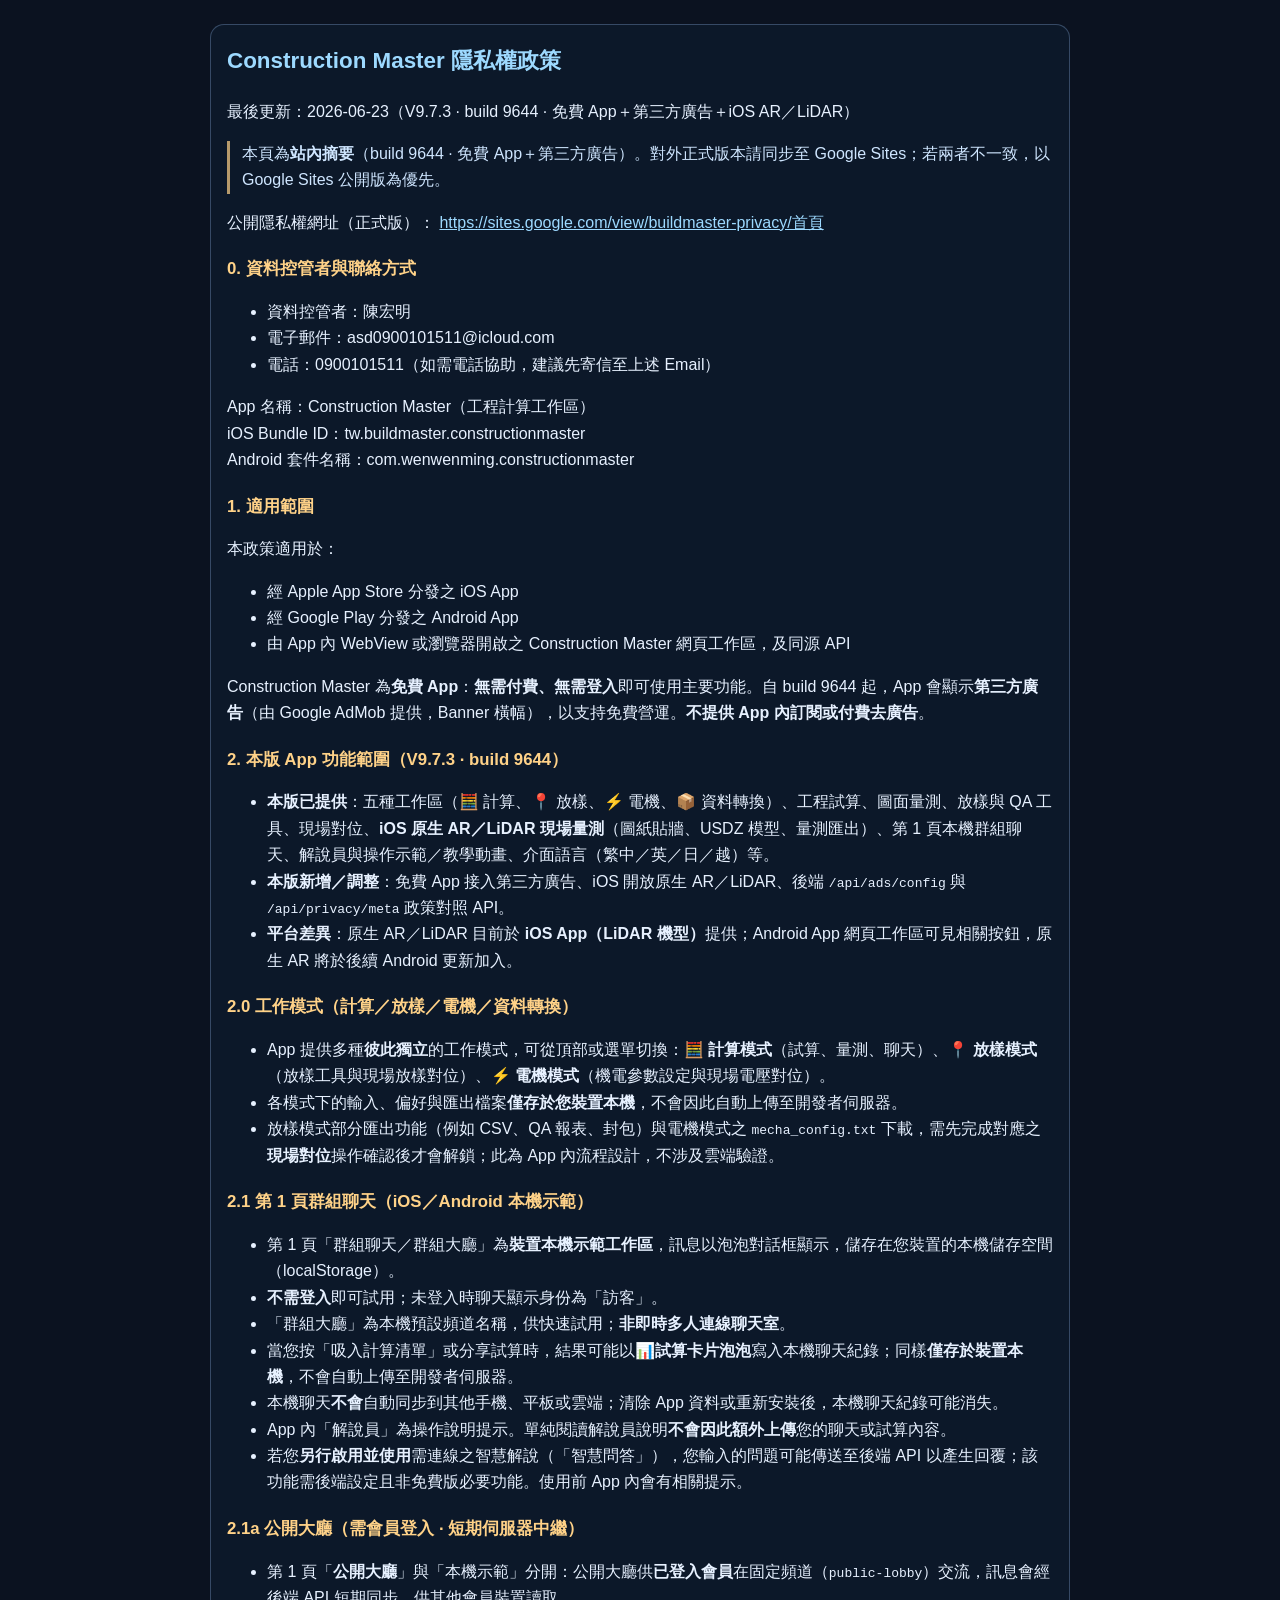
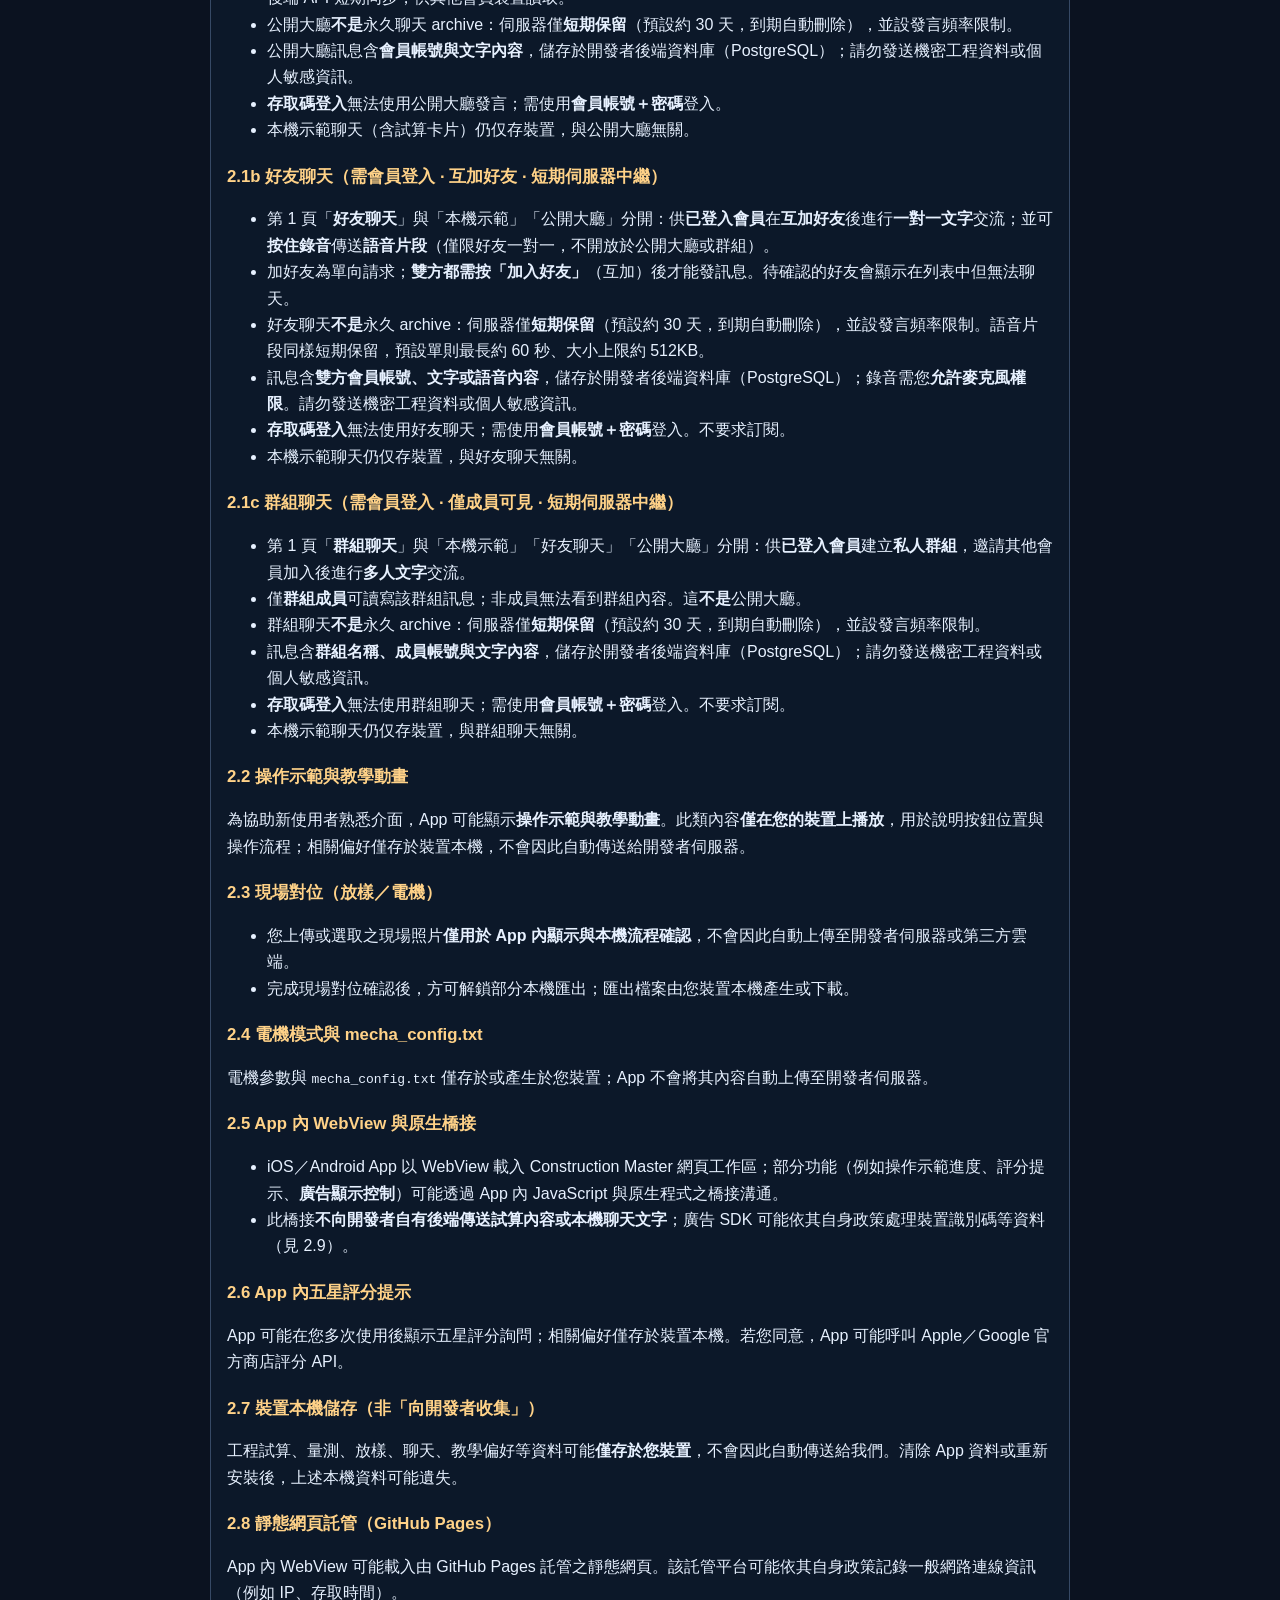
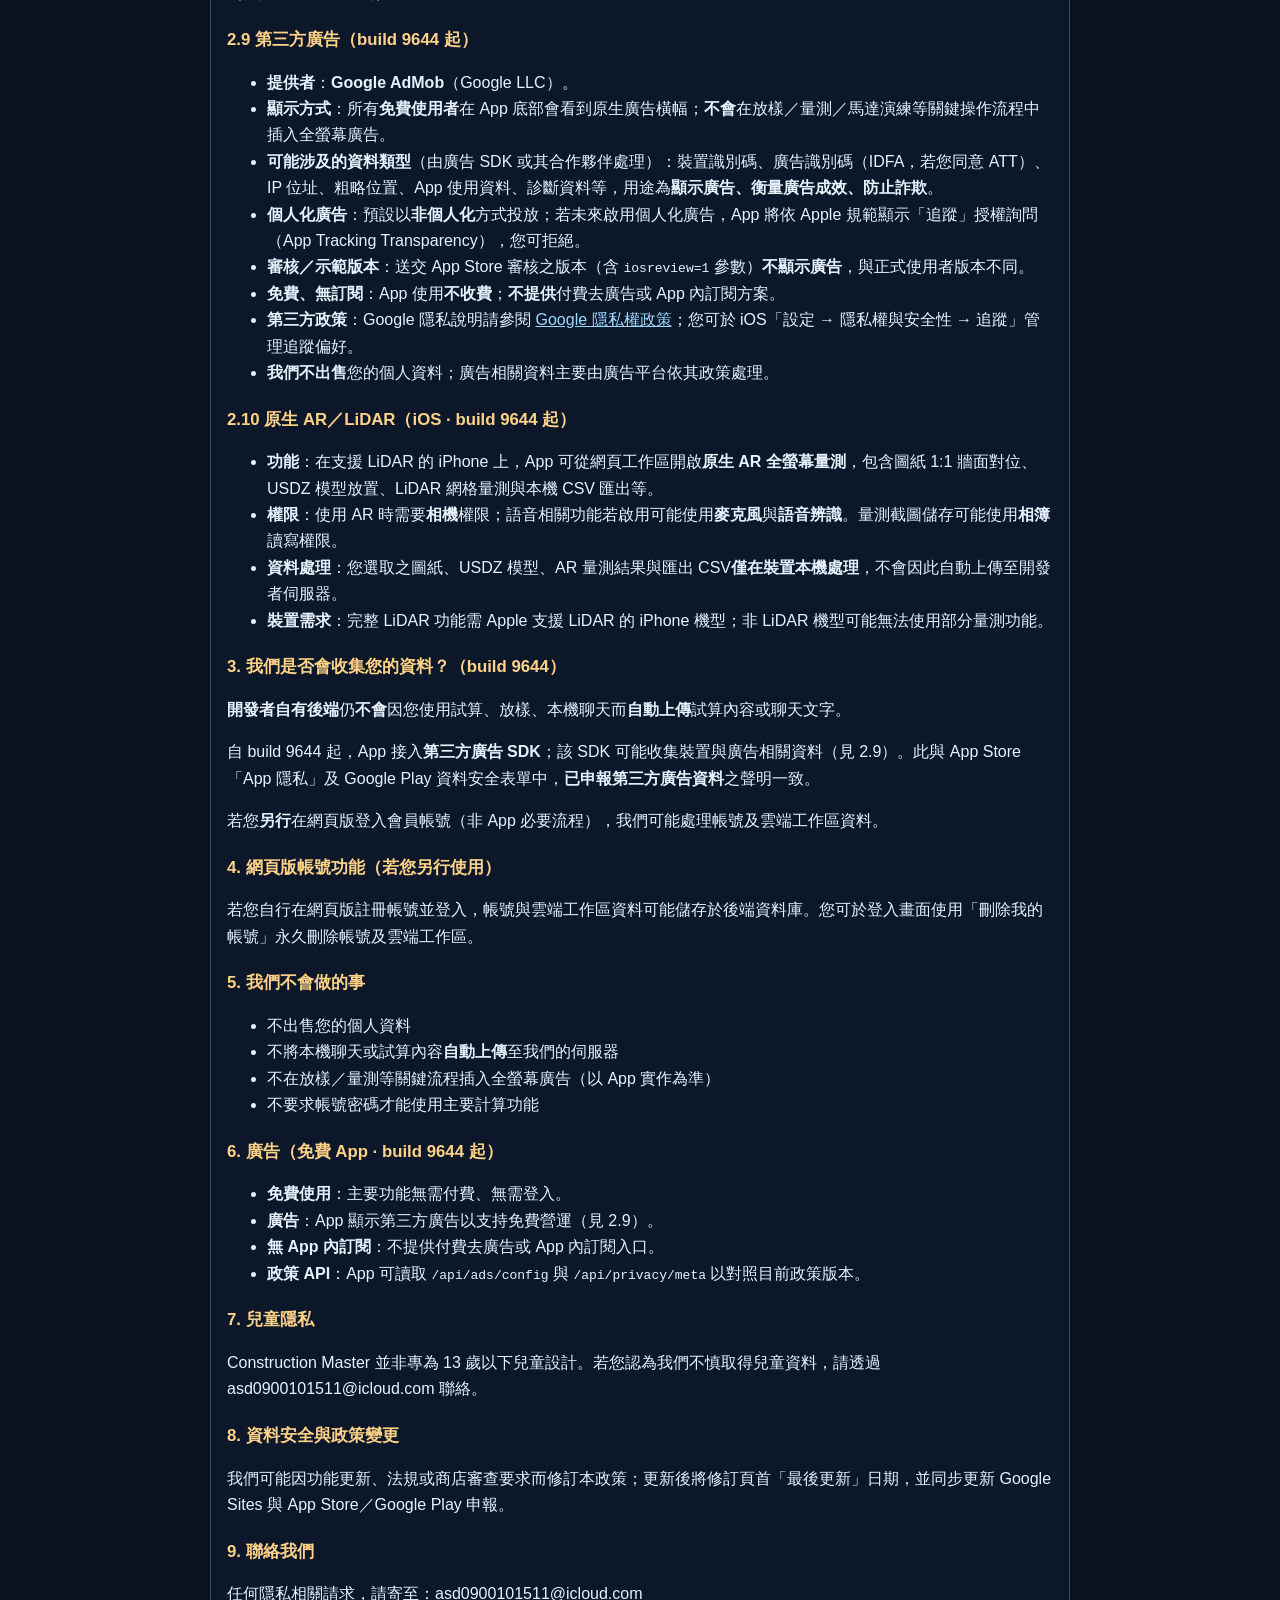
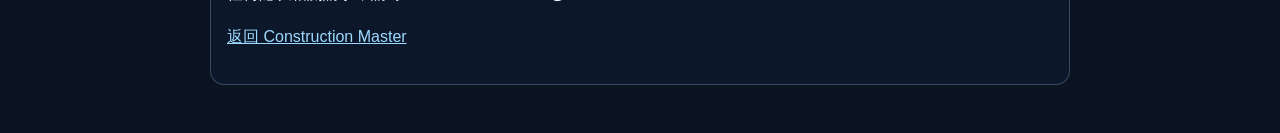
<file: privacy.html>
<!DOCTYPE html>
<html lang="zh-TW">
<head>
<meta charset="UTF-8">
<meta name="viewport" content="width=device-width, initial-scale=1.0">
<title>Construction Master 隱私權政策</title>
<style>
    body {
        margin: 0;
        font-family: -apple-system, BlinkMacSystemFont, "Segoe UI", "Noto Sans TC", sans-serif;
        background: #0b1220;
        color: #e7f1ff;
        line-height: 1.65;
    }
    main {
        max-width: 860px;
        margin: 24px auto;
        padding: 0 16px 24px;
    }
    .card {
        border: 1px solid rgba(160, 200, 255, 0.28);
        background: rgba(14, 26, 44, 0.85);
        border-radius: 14px;
        padding: 18px 16px;
    }
    h1 {
        margin-top: 0;
        color: #9dd9ff;
        font-size: 1.4rem;
    }
    h2 {
        color: #ffd288;
        font-size: 1.05rem;
        margin-top: 1.2rem;
    }
    a {
        color: #9dd9ff;
    }
    .policy-note {
        border-left: 3px solid rgba(255, 210, 136, 0.7);
        padding-left: 12px;
        color: #cfe6ff;
    }
</style>
</head>
<body>
<main>
    <section class="card">
        <h1>Construction Master 隱私權政策</h1>
        <p>最後更新：2026-06-23（V9.7.3 · build 9644 · 免費 App＋第三方廣告＋iOS AR／LiDAR）</p>
        <p class="policy-note">本頁為<strong>站內摘要</strong>（build 9644 · 免費 App＋第三方廣告）。對外正式版本請同步至 Google Sites；若兩者不一致，以 Google Sites 公開版為優先。</p>
        <p>
            公開隱私權網址（正式版）：
            <a href="https://sites.google.com/view/buildmaster-privacy/%E9%A6%96%E9%A0%81" target="_blank" rel="noopener noreferrer">
                https://sites.google.com/view/buildmaster-privacy/首頁
            </a>
        </p>

        <h2>0. 資料控管者與聯絡方式</h2>
        <ul>
            <li>資料控管者：陳宏明</li>
            <li>電子郵件：asd0900101511@icloud.com</li>
            <li>電話：0900101511（如需電話協助，建議先寄信至上述 Email）</li>
        </ul>
        <p>App 名稱：Construction Master（工程計算工作區）<br>
        iOS Bundle ID：tw.buildmaster.constructionmaster<br>
        Android 套件名稱：com.wenwenming.constructionmaster</p>

        <h2>1. 適用範圍</h2>
        <p>本政策適用於：</p>
        <ul>
            <li>經 Apple App Store 分發之 iOS App</li>
            <li>經 Google Play 分發之 Android App</li>
            <li>由 App 內 WebView 或瀏覽器開啟之 Construction Master 網頁工作區，及同源 API</li>
        </ul>
        <p>Construction Master 為<strong>免費 App</strong>：<strong>無需付費、無需登入</strong>即可使用主要功能。自 build 9644 起，App 會顯示<strong>第三方廣告</strong>（由 Google AdMob 提供，Banner 橫幅），以支持免費營運。<strong>不提供 App 內訂閱或付費去廣告</strong>。</p>

        <h2>2. 本版 App 功能範圍（V9.7.3 · build 9644）</h2>
        <ul>
            <li><strong>本版已提供</strong>：五種工作區（🧮 計算、📍 放樣、⚡ 電機、📦 資料轉換）、工程試算、圖面量測、放樣與 QA 工具、現場對位、<strong>iOS 原生 AR／LiDAR 現場量測</strong>（圖紙貼牆、USDZ 模型、量測匯出）、第 1 頁本機群組聊天、解說員與操作示範／教學動畫、介面語言（繁中／英／日／越）等。</li>
            <li><strong>本版新增／調整</strong>：免費 App 接入第三方廣告、iOS 開放原生 AR／LiDAR、後端 <code>/api/ads/config</code> 與 <code>/api/privacy/meta</code> 政策對照 API。</li>
            <li><strong>平台差異</strong>：原生 AR／LiDAR 目前於 <strong>iOS App（LiDAR 機型）</strong>提供；Android App 網頁工作區可見相關按鈕，原生 AR 將於後續 Android 更新加入。</li>
        </ul>

        <h2>2.0 工作模式（計算／放樣／電機／資料轉換）</h2>
        <ul>
            <li>App 提供多種<strong>彼此獨立</strong>的工作模式，可從頂部或選單切換：<strong>🧮 計算模式</strong>（試算、量測、聊天）、<strong>📍 放樣模式</strong>（放樣工具與現場放樣對位）、<strong>⚡ 電機模式</strong>（機電參數設定與現場電壓對位）。</li>
            <li>各模式下的輸入、偏好與匯出檔案<strong>僅存於您裝置本機</strong>，不會因此自動上傳至開發者伺服器。</li>
            <li>放樣模式部分匯出功能（例如 CSV、QA 報表、封包）與電機模式之 <code>mecha_config.txt</code> 下載，需先完成對應之<strong>現場對位</strong>操作確認後才會解鎖；此為 App 內流程設計，不涉及雲端驗證。</li>
        </ul>

        <h2>2.1 第 1 頁群組聊天（iOS／Android 本機示範）</h2>
        <ul>
            <li>第 1 頁「群組聊天／群組大廳」為<strong>裝置本機示範工作區</strong>，訊息以泡泡對話框顯示，儲存在您裝置的本機儲存空間（localStorage）。</li>
            <li><strong>不需登入</strong>即可試用；未登入時聊天顯示身份為「訪客」。</li>
            <li>「群組大廳」為本機預設頻道名稱，供快速試用；<strong>非即時多人連線聊天室</strong>。</li>
            <li>當您按「吸入計算清單」或分享試算時，結果可能以<strong>📊試算卡片泡泡</strong>寫入本機聊天紀錄；同樣<strong>僅存於裝置本機</strong>，不會自動上傳至開發者伺服器。</li>
            <li>本機聊天<strong>不會</strong>自動同步到其他手機、平板或雲端；清除 App 資料或重新安裝後，本機聊天紀錄可能消失。</li>
            <li>App 內「解說員」為操作說明提示。單純閱讀解說員說明<strong>不會因此額外上傳</strong>您的聊天或試算內容。</li>
            <li>若您<strong>另行啟用並使用</strong>需連線之智慧解說（「智慧問答」），您輸入的問題可能傳送至後端 API 以產生回覆；該功能需後端設定且非免費版必要功能。使用前 App 內會有相關提示。</li>
        </ul>

        <h2 id="public-chat">2.1a 公開大廳（需會員登入 · 短期伺服器中繼）</h2>
        <ul>
            <li>第 1 頁「<strong>公開大廳</strong>」與「本機示範」分開：公開大廳供<strong>已登入會員</strong>在固定頻道（<code>public-lobby</code>）交流，訊息會經後端 API 短期同步，供其他會員裝置讀取。</li>
            <li>公開大廳<strong>不是</strong>永久聊天 archive：伺服器僅<strong>短期保留</strong>（預設約 30 天，到期自動刪除），並設發言頻率限制。</li>
            <li>公開大廳訊息含<strong>會員帳號與文字內容</strong>，儲存於開發者後端資料庫（PostgreSQL）；請勿發送機密工程資料或個人敏感資訊。</li>
            <li><strong>存取碼登入</strong>無法使用公開大廳發言；需使用<strong>會員帳號＋密碼</strong>登入。</li>
            <li>本機示範聊天（含試算卡片）仍仅存裝置，與公開大廳無關。</li>
        </ul>

        <h2 id="friend-chat">2.1b 好友聊天（需會員登入 · 互加好友 · 短期伺服器中繼）</h2>
        <ul>
            <li>第 1 頁「<strong>好友聊天</strong>」與「本機示範」「公開大廳」分開：供<strong>已登入會員</strong>在<strong>互加好友</strong>後進行<strong>一對一文字</strong>交流；並可<strong>按住錄音</strong>傳送<strong>語音片段</strong>（僅限好友一對一，不開放於公開大廳或群組）。</li>
            <li>加好友為單向請求；<strong>雙方都需按「加入好友」</strong>（互加）後才能發訊息。待確認的好友會顯示在列表中但無法聊天。</li>
            <li>好友聊天<strong>不是</strong>永久 archive：伺服器僅<strong>短期保留</strong>（預設約 30 天，到期自動刪除），並設發言頻率限制。語音片段同樣短期保留，預設單則最長約 60 秒、大小上限約 512KB。</li>
            <li>訊息含<strong>雙方會員帳號、文字或語音內容</strong>，儲存於開發者後端資料庫（PostgreSQL）；錄音需您<strong>允許麥克風權限</strong>。請勿發送機密工程資料或個人敏感資訊。</li>
            <li><strong>存取碼登入</strong>無法使用好友聊天；需使用<strong>會員帳號＋密碼</strong>登入。不要求訂閱。</li>
            <li>本機示範聊天仍仅存裝置，與好友聊天無關。</li>
        </ul>

        <h2 id="group-chat">2.1c 群組聊天（需會員登入 · 僅成員可見 · 短期伺服器中繼）</h2>
        <ul>
            <li>第 1 頁「<strong>群組聊天</strong>」與「本機示範」「好友聊天」「公開大廳」分開：供<strong>已登入會員</strong>建立<strong>私人群組</strong>，邀請其他會員加入後進行<strong>多人文字</strong>交流。</li>
            <li>僅<strong>群組成員</strong>可讀寫該群組訊息；非成員無法看到群組內容。這<strong>不是</strong>公開大廳。</li>
            <li>群組聊天<strong>不是</strong>永久 archive：伺服器僅<strong>短期保留</strong>（預設約 30 天，到期自動刪除），並設發言頻率限制。</li>
            <li>訊息含<strong>群組名稱、成員帳號與文字內容</strong>，儲存於開發者後端資料庫（PostgreSQL）；請勿發送機密工程資料或個人敏感資訊。</li>
            <li><strong>存取碼登入</strong>無法使用群組聊天；需使用<strong>會員帳號＋密碼</strong>登入。不要求訂閱。</li>
            <li>本機示範聊天仍仅存裝置，與群組聊天無關。</li>
        </ul>

        <h2>2.2 操作示範與教學動畫</h2>
        <p>為協助新使用者熟悉介面，App 可能顯示<strong>操作示範與教學動畫</strong>。此類內容<strong>僅在您的裝置上播放</strong>，用於說明按鈕位置與操作流程；相關偏好僅存於裝置本機，不會因此自動傳送給開發者伺服器。</p>

        <h2>2.3 現場對位（放樣／電機）</h2>
        <ul>
            <li>您上傳或選取之現場照片<strong>僅用於 App 內顯示與本機流程確認</strong>，不會因此自動上傳至開發者伺服器或第三方雲端。</li>
            <li>完成現場對位確認後，方可解鎖部分本機匯出；匯出檔案由您裝置本機產生或下載。</li>
        </ul>

        <h2>2.4 電機模式與 mecha_config.txt</h2>
        <p>電機參數與 <code>mecha_config.txt</code> 僅存於或產生於您裝置；App 不會將其內容自動上傳至開發者伺服器。</p>

        <h2>2.5 App 內 WebView 與原生橋接</h2>
        <ul>
            <li>iOS／Android App 以 WebView 載入 Construction Master 網頁工作區；部分功能（例如操作示範進度、評分提示、<strong>廣告顯示控制</strong>）可能透過 App 內 JavaScript 與原生程式之橋接溝通。</li>
            <li>此橋接<strong>不向開發者自有後端傳送試算內容或本機聊天文字</strong>；廣告 SDK 可能依其自身政策處理裝置識別碼等資料（見 2.9）。</li>
        </ul>

        <h2>2.6 App 內五星評分提示</h2>
        <p>App 可能在您多次使用後顯示五星評分詢問；相關偏好僅存於裝置本機。若您同意，App 可能呼叫 Apple／Google 官方商店評分 API。</p>

        <h2>2.7 裝置本機儲存（非「向開發者收集」）</h2>
        <p>工程試算、量測、放樣、聊天、教學偏好等資料可能<strong>僅存於您裝置</strong>，不會因此自動傳送給我們。清除 App 資料或重新安裝後，上述本機資料可能遺失。</p>

        <h2>2.8 靜態網頁託管（GitHub Pages）</h2>
        <p>App 內 WebView 可能載入由 GitHub Pages 託管之靜態網頁。該託管平台可能依其自身政策記錄一般網路連線資訊（例如 IP、存取時間）。</p>

        <h2>2.9 第三方廣告（build 9644 起）</h2>
        <ul>
            <li><strong>提供者</strong>：<strong>Google AdMob</strong>（Google LLC）。</li>
            <li><strong>顯示方式</strong>：所有<strong>免費使用者</strong>在 App 底部會看到原生廣告橫幅；<strong>不會</strong>在放樣／量測／馬達演練等關鍵操作流程中插入全螢幕廣告。</li>
            <li><strong>可能涉及的資料類型</strong>（由廣告 SDK 或其合作夥伴處理）：裝置識別碼、廣告識別碼（IDFA，若您同意 ATT）、IP 位址、粗略位置、App 使用資料、診斷資料等，用途為<strong>顯示廣告、衡量廣告成效、防止詐欺</strong>。</li>
            <li><strong>個人化廣告</strong>：預設以<strong>非個人化</strong>方式投放；若未來啟用個人化廣告，App 將依 Apple 規範顯示「追蹤」授權詢問（App Tracking Transparency），您可拒絕。</li>
            <li><strong>審核／示範版本</strong>：送交 App Store 審核之版本（含 <code>iosreview=1</code> 參數）<strong>不顯示廣告</strong>，與正式使用者版本不同。</li>
            <li><strong>免費、無訂閱</strong>：App 使用<strong>不收費</strong>；<strong>不提供</strong>付費去廣告或 App 內訂閱方案。</li>
            <li><strong>第三方政策</strong>：Google 隱私說明請參閱 <a href="https://policies.google.com/privacy" target="_blank" rel="noopener noreferrer">Google 隱私權政策</a>；您可於 iOS「設定 → 隱私權與安全性 → 追蹤」管理追蹤偏好。</li>
            <li><strong>我們不出售</strong>您的個人資料；廣告相關資料主要由廣告平台依其政策處理。</li>
        </ul>

        <h2>2.10 原生 AR／LiDAR（iOS · build 9644 起）</h2>
        <ul>
            <li><strong>功能</strong>：在支援 LiDAR 的 iPhone 上，App 可從網頁工作區開啟<strong>原生 AR 全螢幕量測</strong>，包含圖紙 1:1 牆面對位、USDZ 模型放置、LiDAR 網格量測與本機 CSV 匯出等。</li>
            <li><strong>權限</strong>：使用 AR 時需要<strong>相機</strong>權限；語音相關功能若啟用可能使用<strong>麥克風</strong>與<strong>語音辨識</strong>。量測截圖儲存可能使用<strong>相簿</strong>讀寫權限。</li>
            <li><strong>資料處理</strong>：您選取之圖紙、USDZ 模型、AR 量測結果與匯出 CSV<strong>僅在裝置本機處理</strong>，不會因此自動上傳至開發者伺服器。</li>
            <li><strong>裝置需求</strong>：完整 LiDAR 功能需 Apple 支援 LiDAR 的 iPhone 機型；非 LiDAR 機型可能無法使用部分量測功能。</li>
        </ul>

        <h2>3. 我們是否會收集您的資料？（build 9644）</h2>
        <p><strong>開發者自有後端</strong>仍<strong>不會</strong>因您使用試算、放樣、本機聊天而<strong>自動上傳</strong>試算內容或聊天文字。</p>
        <p>自 build 9644 起，App 接入<strong>第三方廣告 SDK</strong>；該 SDK 可能收集裝置與廣告相關資料（見 2.9）。此與 App Store「App 隱私」及 Google Play 資料安全表單中，<strong>已申報第三方廣告資料</strong>之聲明一致。</p>
        <p>若您<strong>另行</strong>在網頁版登入會員帳號（非 App 必要流程），我們可能處理帳號及雲端工作區資料。</p>

        <h2>4. 網頁版帳號功能（若您另行使用）</h2>
        <p>若您自行在網頁版註冊帳號並登入，帳號與雲端工作區資料可能儲存於後端資料庫。您可於登入畫面使用「刪除我的帳號」永久刪除帳號及雲端工作區。</p>

        <h2>5. 我們不會做的事</h2>
        <ul>
            <li>不出售您的個人資料</li>
            <li>不將本機聊天或試算內容<strong>自動上傳</strong>至我們的伺服器</li>
            <li>不在放樣／量測等關鍵流程插入全螢幕廣告（以 App 實作為準）</li>
            <li>不要求帳號密碼才能使用主要計算功能</li>
        </ul>

        <h2>6. 廣告（免費 App · build 9644 起）</h2>
        <ul>
            <li><strong>免費使用</strong>：主要功能無需付費、無需登入。</li>
            <li><strong>廣告</strong>：App 顯示第三方廣告以支持免費營運（見 2.9）。</li>
            <li><strong>無 App 內訂閱</strong>：不提供付費去廣告或 App 內訂閱入口。</li>
            <li><strong>政策 API</strong>：App 可讀取 <code>/api/ads/config</code> 與 <code>/api/privacy/meta</code> 以對照目前政策版本。</li>
        </ul>

        <h2>7. 兒童隱私</h2>
        <p>Construction Master 並非專為 13 歲以下兒童設計。若您認為我們不慎取得兒童資料，請透過 asd0900101511@icloud.com 聯絡。</p>

        <h2>8. 資料安全與政策變更</h2>
        <p>我們可能因功能更新、法規或商店審查要求而修訂本政策；更新後將修訂頁首「最後更新」日期，並同步更新 Google Sites 與 App Store／Google Play 申報。</p>

        <h2>9. 聯絡我們</h2>
        <p>任何隱私相關請求，請寄至：asd0900101511@icloud.com</p>
        <p><a href="index.html">返回 Construction Master</a></p>
    </section>
</main>
</body>
</html>
</file>
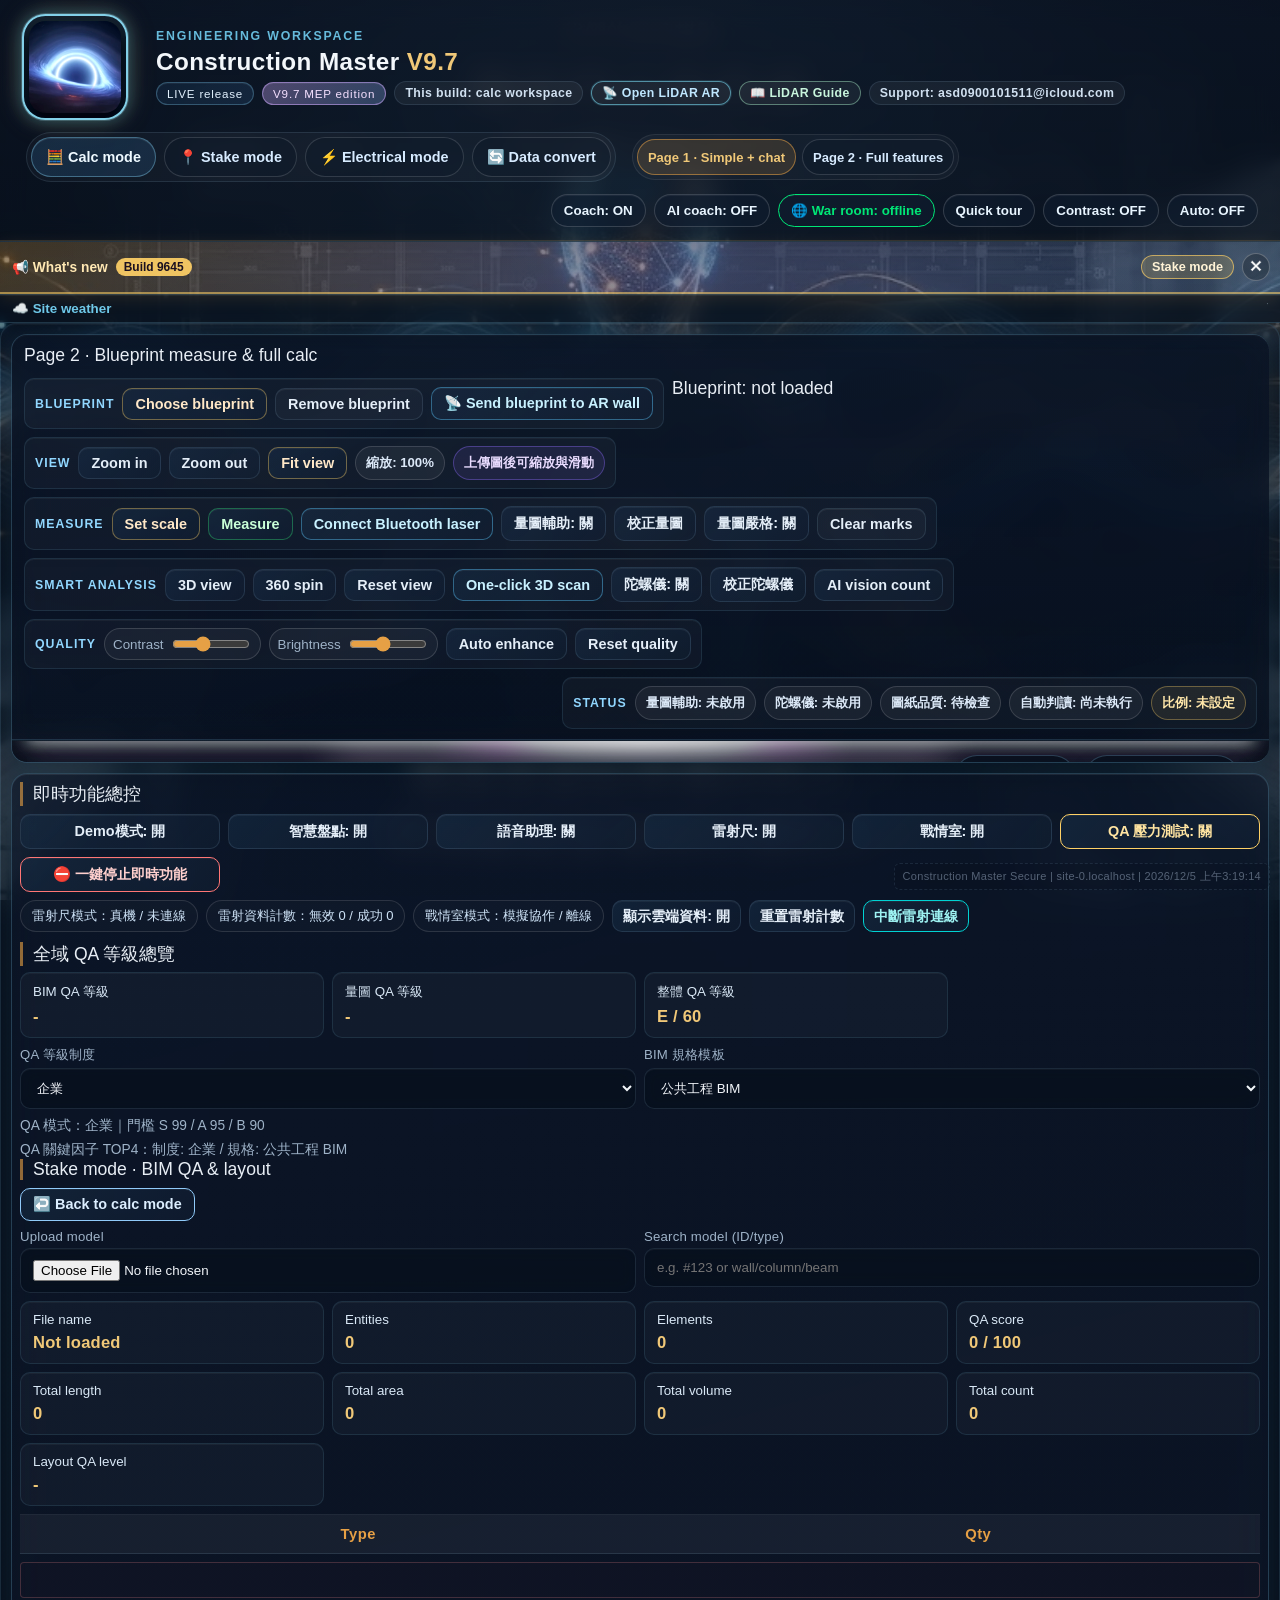
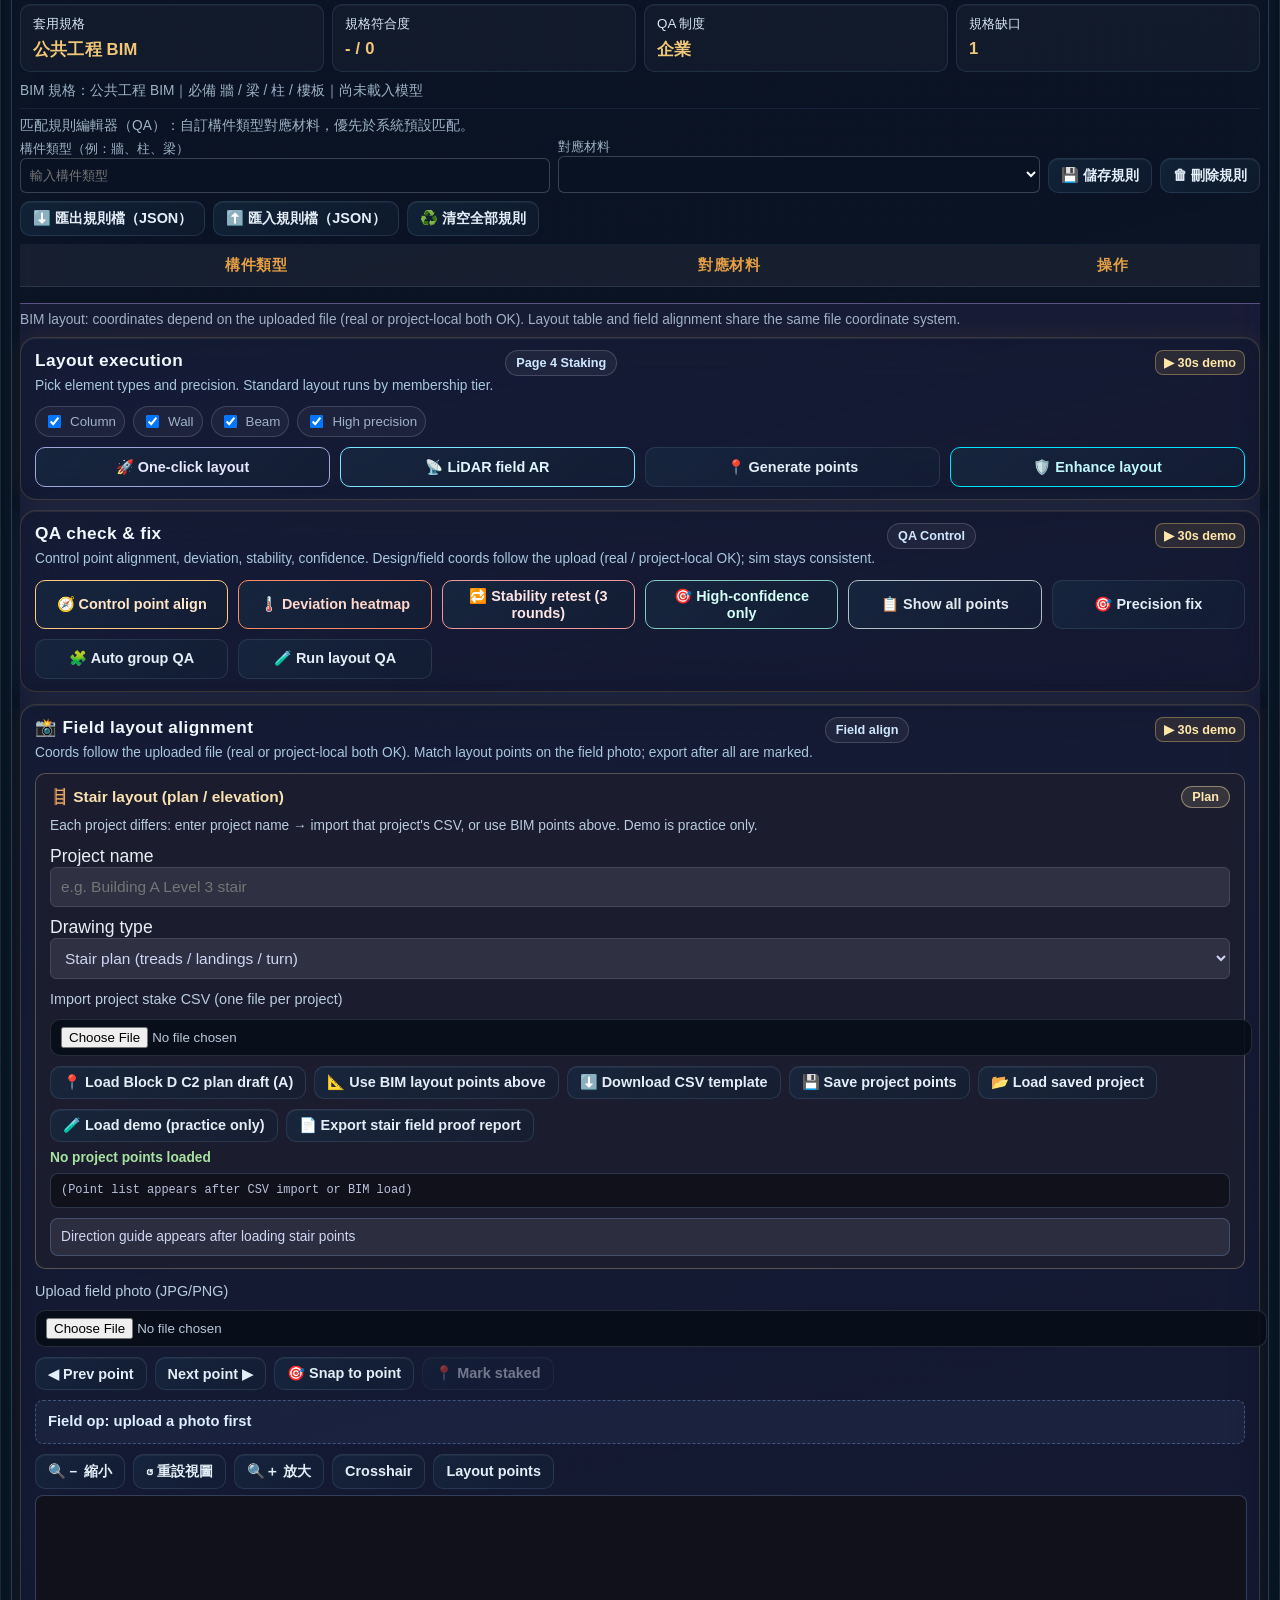
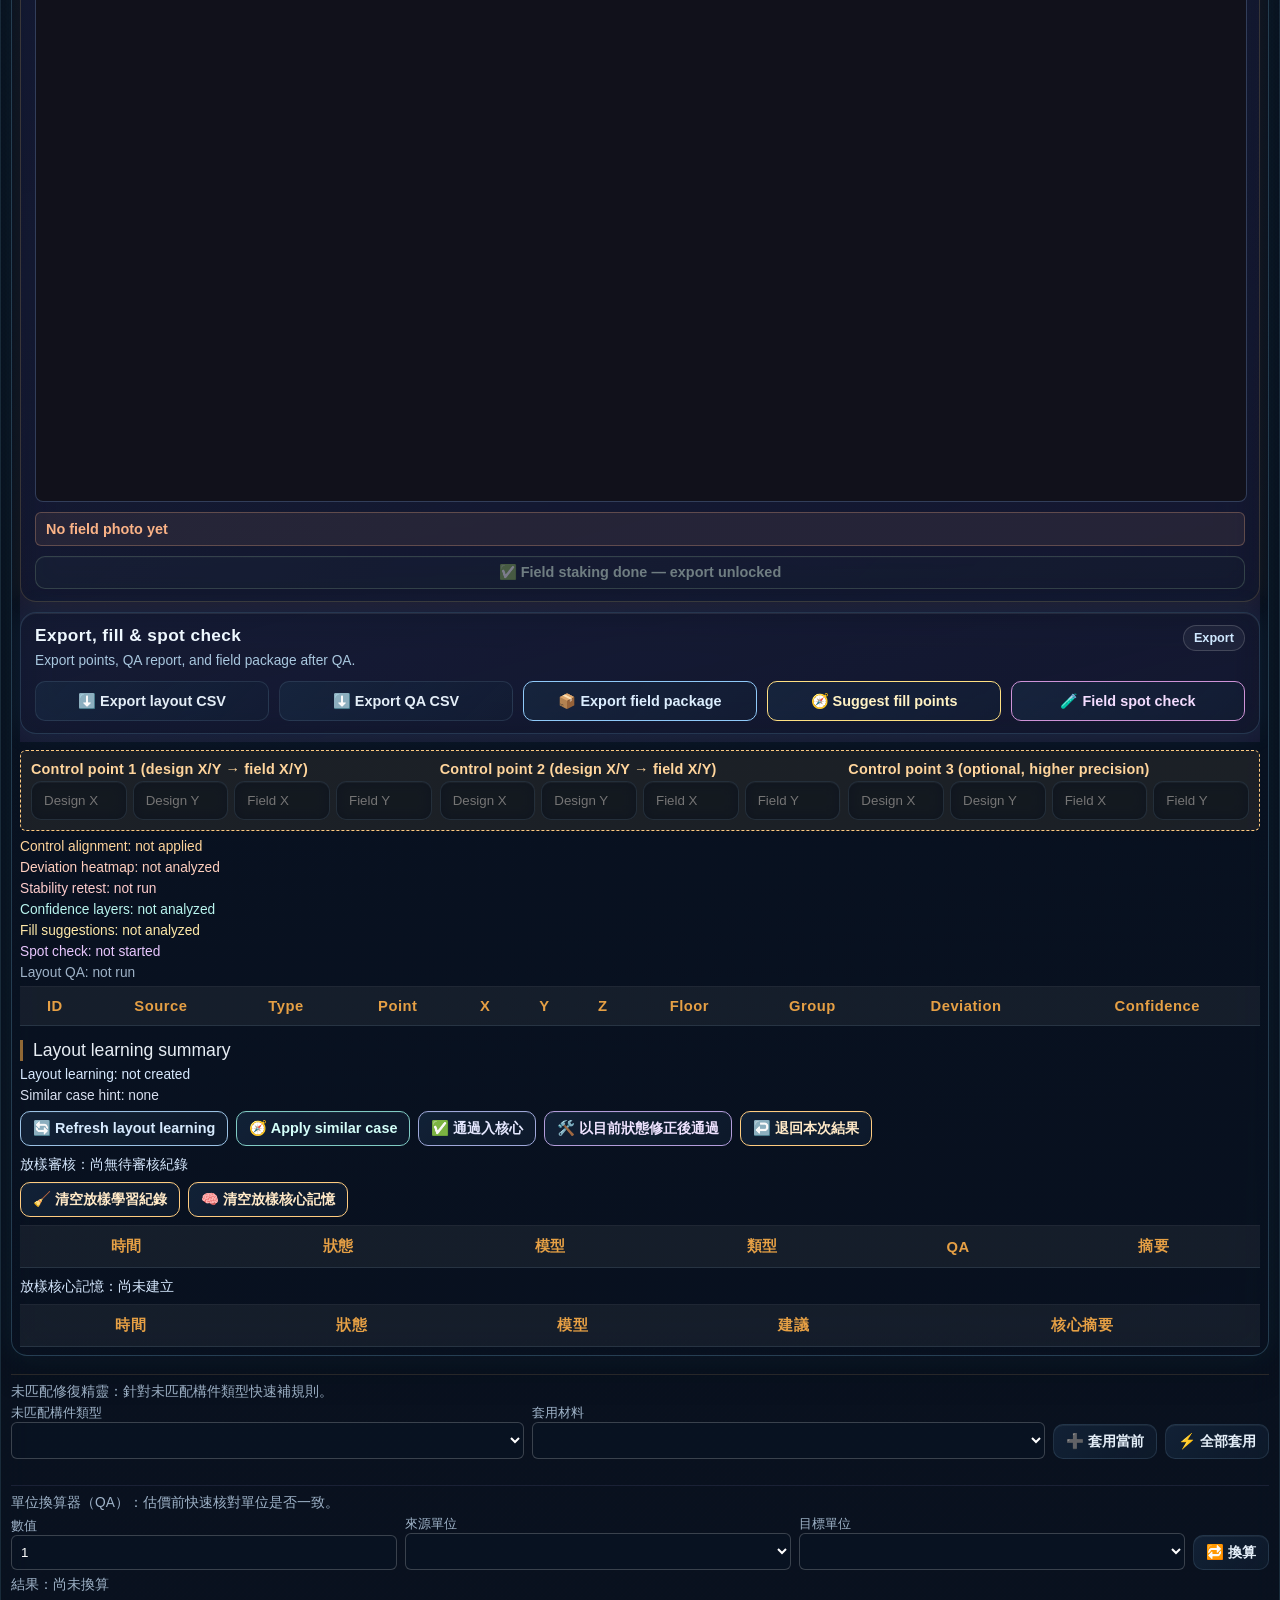
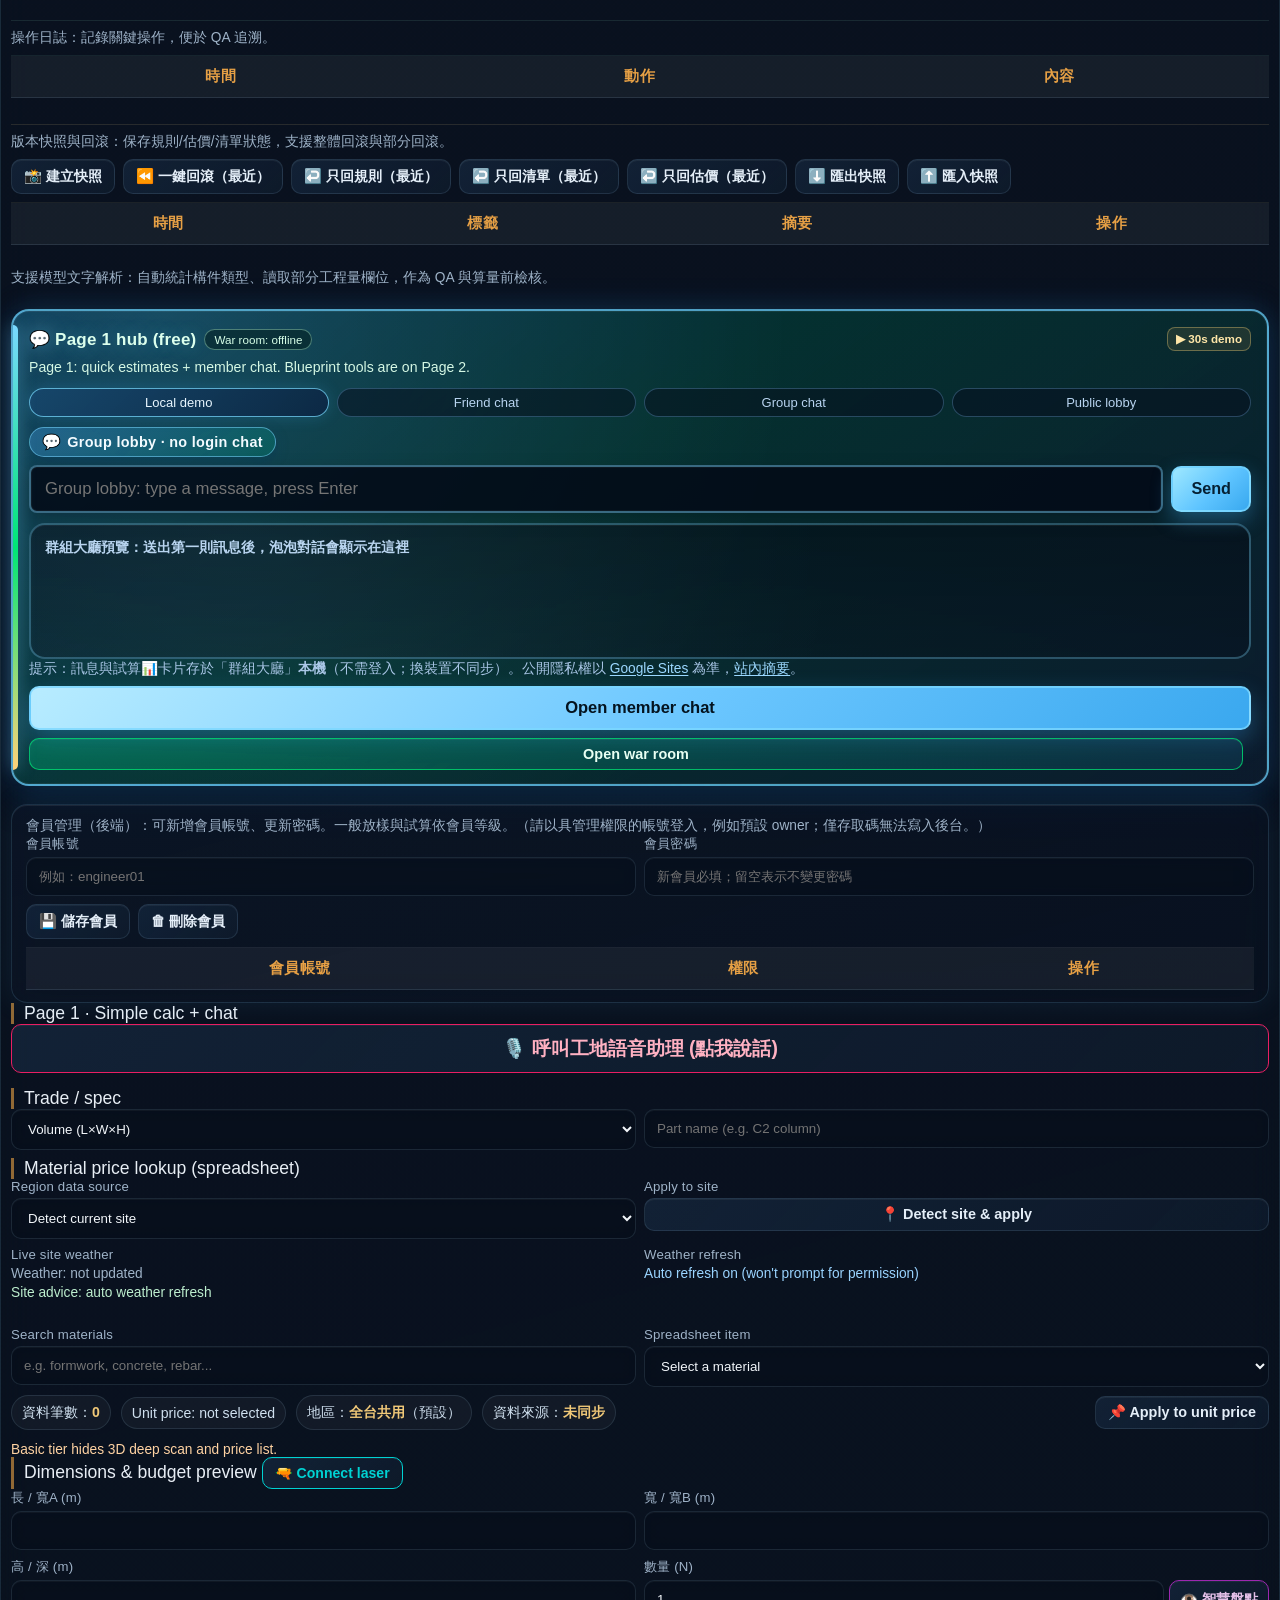
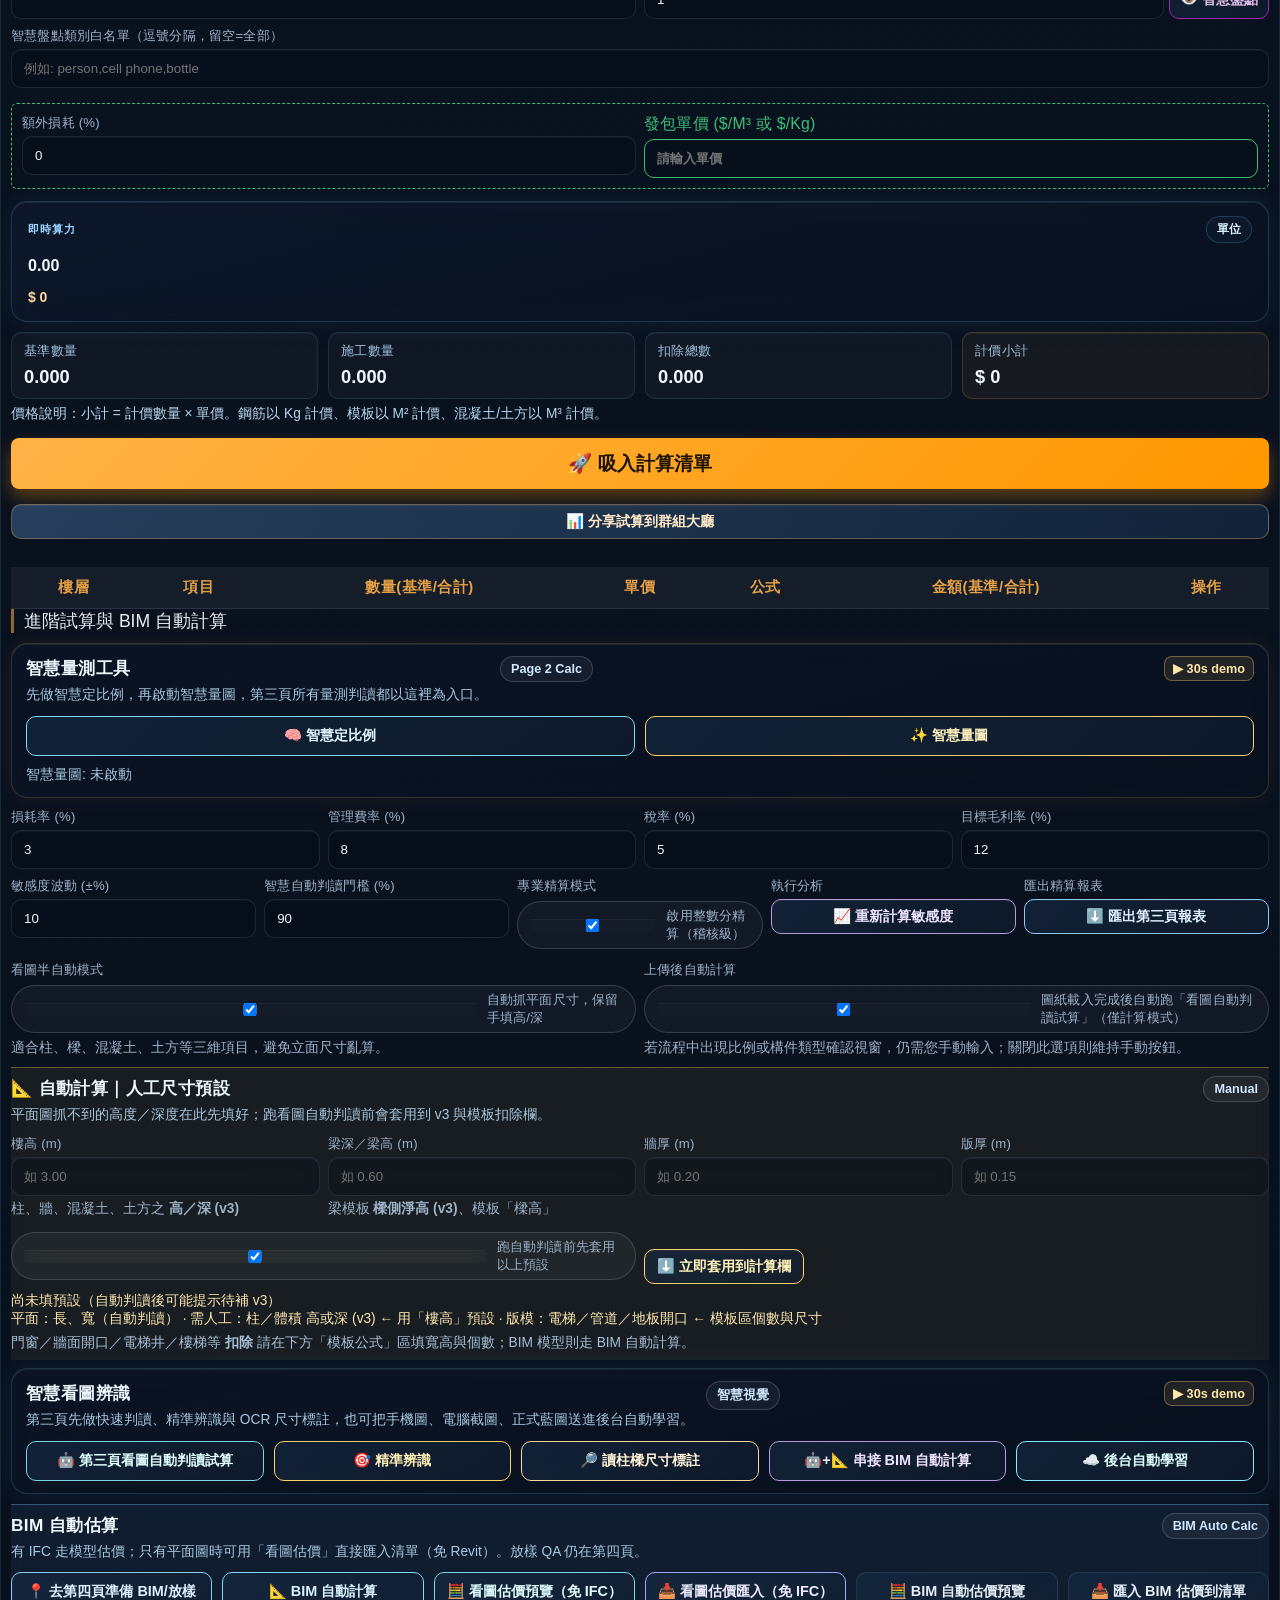
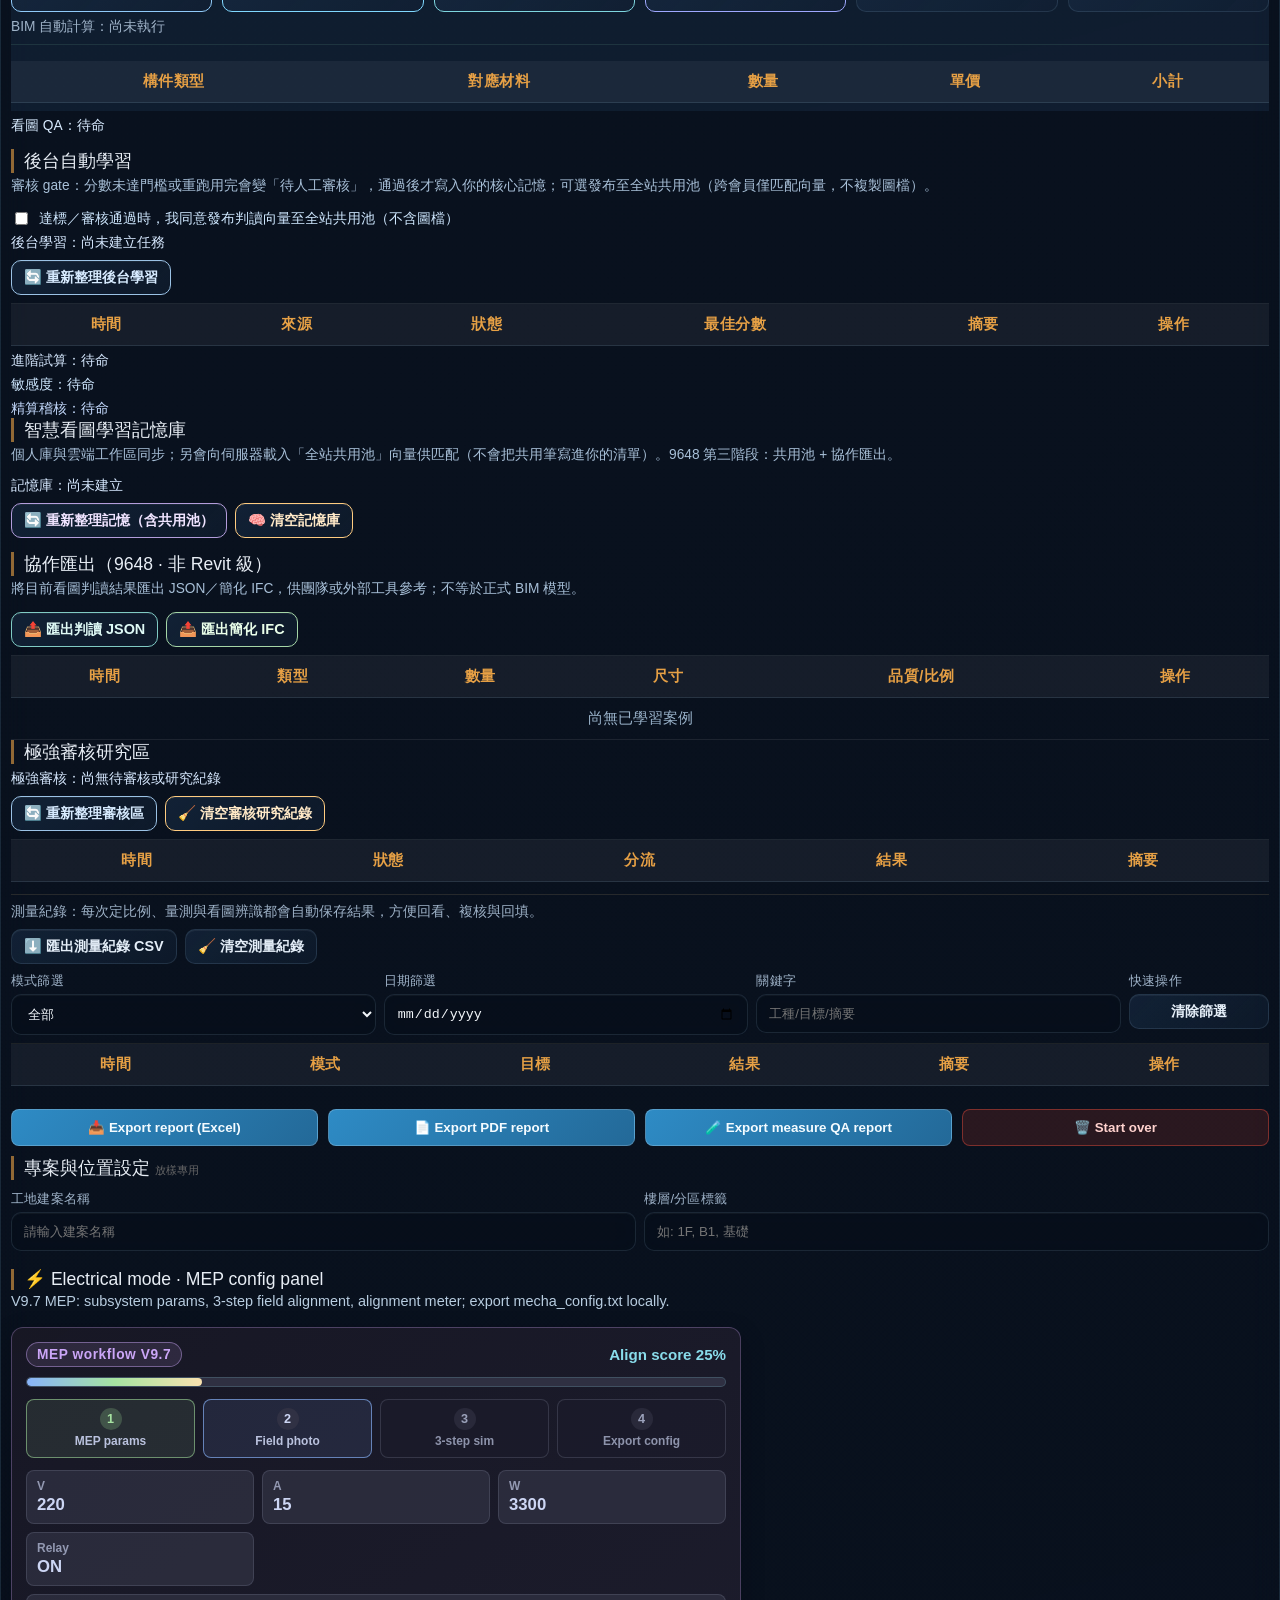
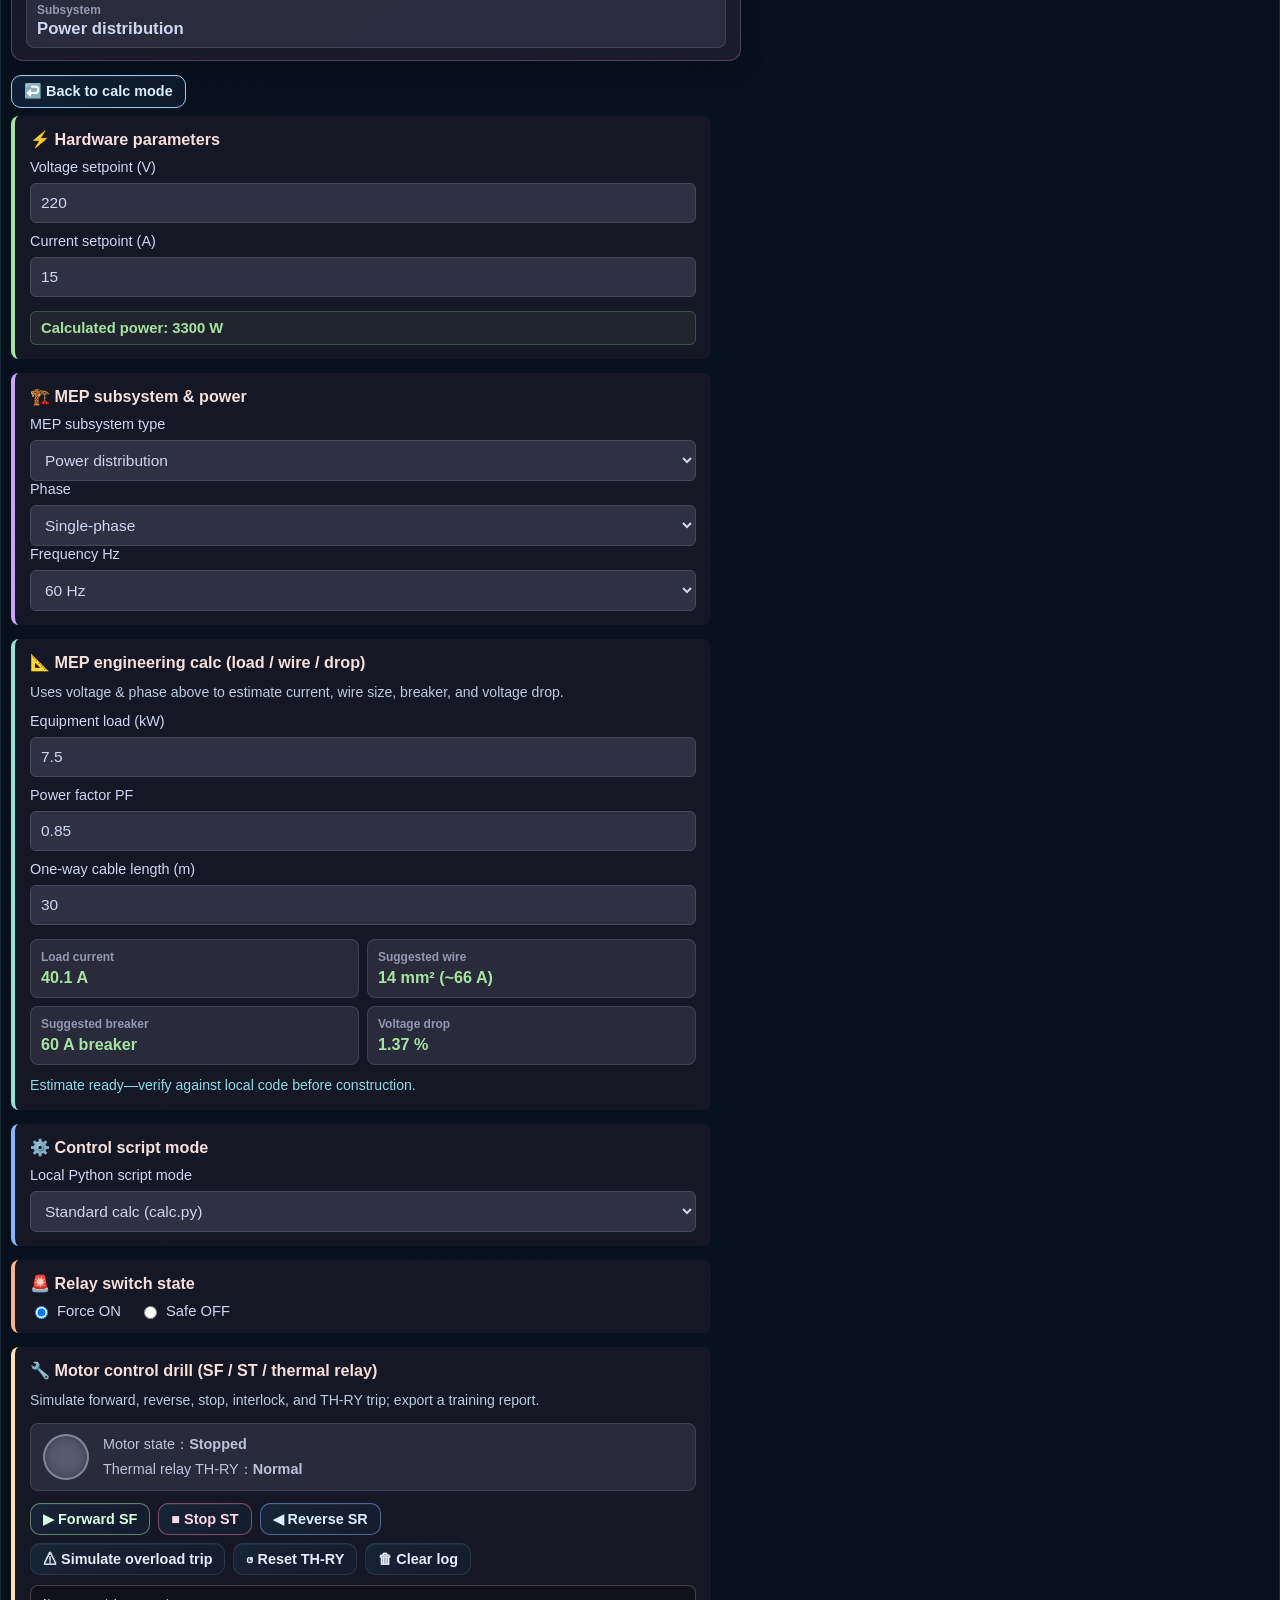
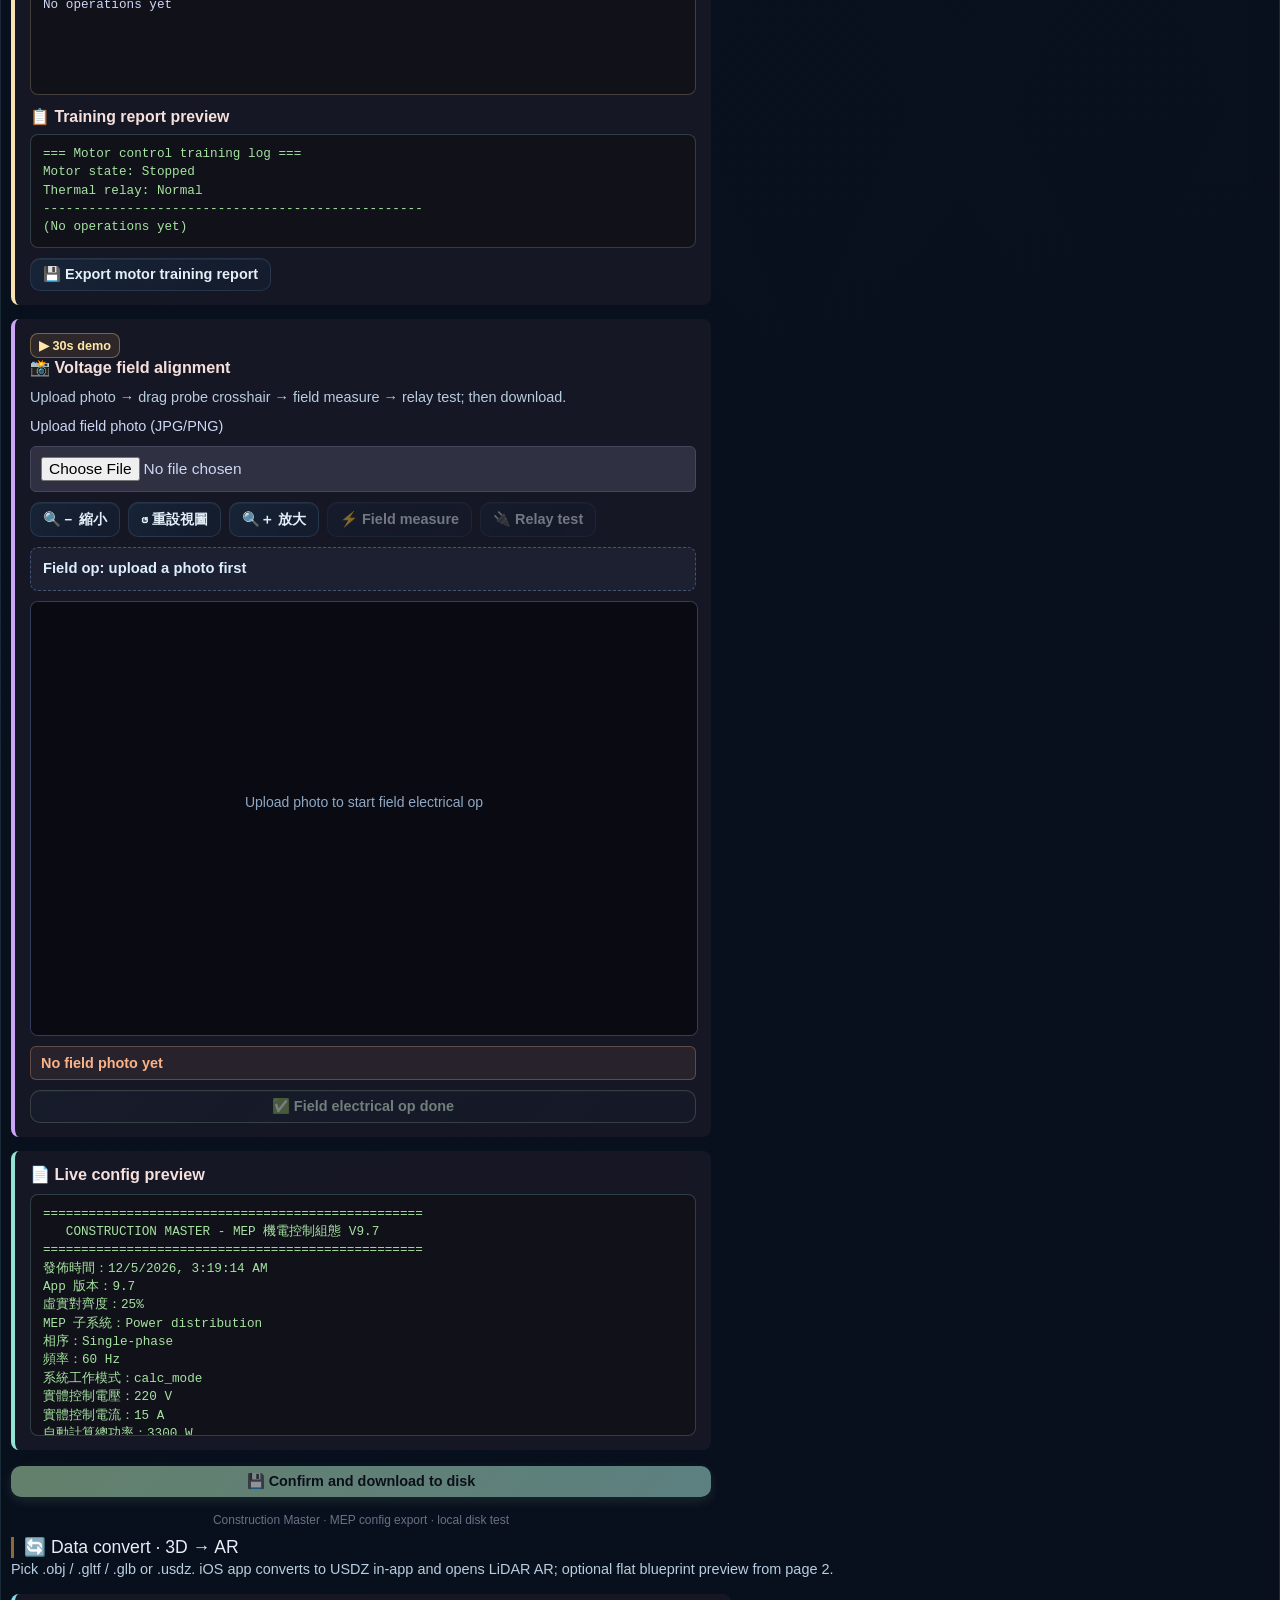
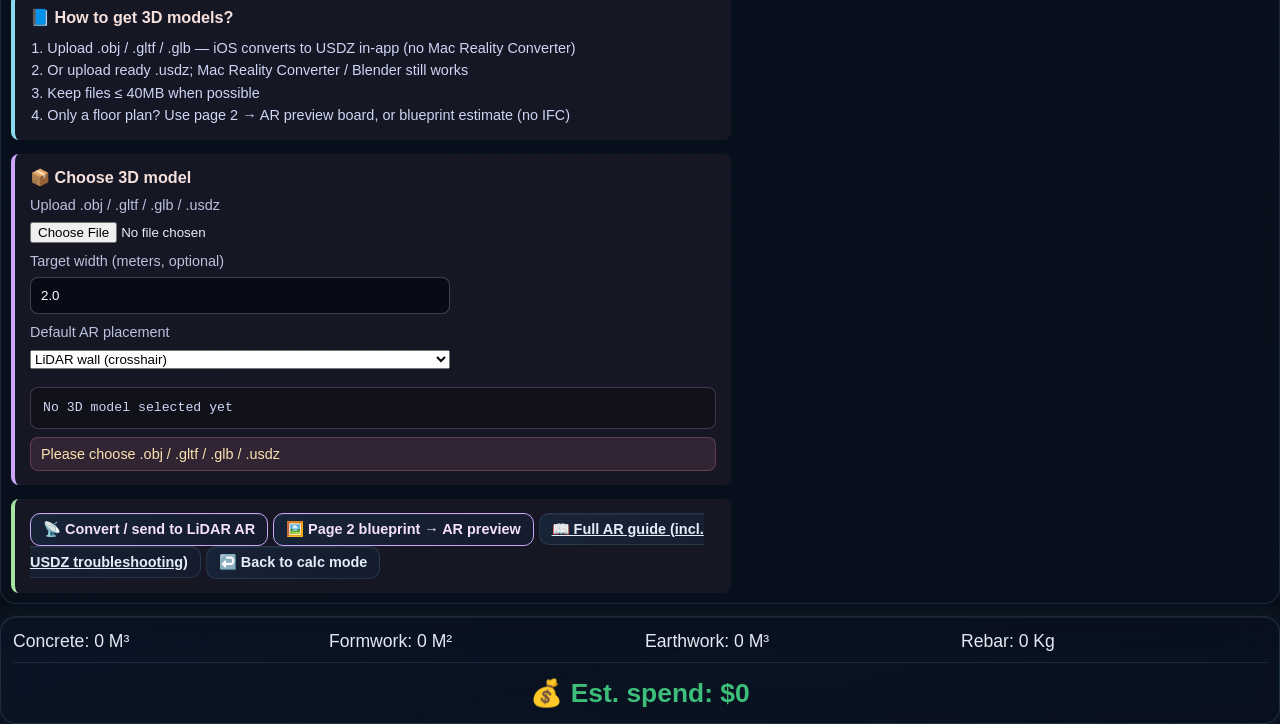
<file: stake.html>
<!DOCTYPE html>
<html lang="zh-TW">
<head>
<meta charset="UTF-8">
<meta name="viewport" content="width=device-width, initial-scale=1.0">
<title>Construction Master V9.6 Stake Mode</title>
<link rel="apple-touch-icon" href="apple-touch-icon.png?v=v960logo5">
<link rel="icon" type="image/png" sizes="32x32" href="favicon-32.png?v=v960logo5">
<link rel="icon" type="image/png" sizes="192x192" href="icon-192.png?v=v960logo5">
<meta http-equiv="refresh" content="0; url=index.html">
</head>
<body>
<script>
try {
    localStorage.setItem('bm_69:work_mode', 'stake');
} catch (_e) {}
window.location.replace('index.html');
</script>
<p>正在切換到 Construction Master V9.6 放樣模式...</p>
</body>
</html>
</file>
<file: styles/app-layout.css>
/* ... 保留之前的 CSS 樣式，這裡為了精簡先省略，請沿用 V8.2 的黑洞版 CSS ... */
    :root {
        --bg-dark: #0a111c;
        --bg-elevated: rgba(11, 20, 36, 0.74);
        --panel-bg: rgba(11, 20, 36, 0.72);
        --panel-strong: rgba(14, 26, 44, 0.84);
        --wallpaper-visible: 0.88;
        --wallpaper-overlay: 0.36;
        --panel-front-alpha: 0.72;
        --text-main: #e8eef5;
        --text-subtle: #9fb3c8;
        --highlight: #e6a045;
        --highlight-soft: #f0c878;
        --accent: #6ec9eb;
        --accent-deep: #3a8fb8;
        --money: #3dbf7a;
        --line-soft: rgba(148, 188, 220, 0.14);
        --line-strong: rgba(126, 200, 232, 0.22);
        --glass-border: rgba(126, 200, 232, 0.16);
        --glass-border-warm: rgba(198, 168, 98, 0.18);
        --glass-inner: rgba(255, 255, 255, 0.05);
        --glass-blur: blur(14px) saturate(118%);
        --radius-sm: 10px;
        --radius-md: 16px;
        --radius-lg: 22px;
        --shadow-soft: 0 14px 30px rgba(0, 0, 0, 0.2);
        --shadow-panel: 0 20px 44px rgba(0, 0, 0, 0.24);
        --shadow-focus: 0 0 0 3px rgba(110, 201, 235, 0.16);
    }
    [hidden] { display: none !important; }
    html { font-size: 110%; width: 100%; overflow-x: hidden; background-color: var(--bg-dark); }
    body { font-family: Inter, "Noto Sans TC", "PingFang TC", "Microsoft JhengHei", sans-serif; margin: 0; width: 100%; max-width: 100%; overflow-x: hidden; display: flex; flex-direction: column; min-height: 100dvh; background-color: var(--bg-dark); background-image: radial-gradient(circle at top, rgba(124, 90, 255, 0.12), transparent 32%), linear-gradient(rgba(6, 10, 18, 0.26), rgba(6, 10, 18, 0.26)); background-size: 100% 100%; background-position: center center; background-repeat: no-repeat; color: var(--text-main); }
    body.bg-wallpaper {
        background-color: transparent;
        background-image: none;
    }
    #wallpaperLayer {
        display: none;
        position: fixed;
        top: 0;
        left: 0;
        width: 100vw;
        height: 100vh;
        height: 100dvh;
        z-index: -1;
        pointer-events: none;
        overflow: hidden;
        transform: translateZ(0);
        -webkit-transform: translateZ(0);
        backface-visibility: hidden;
        -webkit-backface-visibility: hidden;
    }
    body.bg-wallpaper #wallpaperLayer {
        display: block;
    }
    body.network-lite #wallpaperLayer {
        display: none !important;
    }
    #wallpaperLayer .app-wallpaper-img {
        position: absolute;
        top: 0;
        left: 0;
        width: 100%;
        height: 100%;
        max-width: none;
        object-fit: cover;
        object-position: center center;
        opacity: var(--wallpaper-visible);
        filter: saturate(0.96) brightness(0.94) contrast(1.02);
        user-select: none;
        -webkit-user-drag: none;
        pointer-events: none;
    }
    #wallpaperLayer .app-wallpaper-shade {
        position: absolute;
        inset: 0;
        background:
            radial-gradient(ellipse 90% 70% at 50% 42%, rgba(58, 108, 148, 0.10), transparent 62%),
            radial-gradient(ellipse 120% 80% at 50% 100%, rgba(4, 8, 16, 0.28), transparent 55%),
            linear-gradient(180deg, rgba(8, 14, 24, var(--wallpaper-overlay)), rgba(10, 18, 30, calc(var(--wallpaper-overlay) + 0.08)));
        pointer-events: none;
    }
    body.network-lite { background-image: linear-gradient(rgba(6, 10, 18, 0.3), rgba(6, 10, 18, 0.3)); }
    header { background: linear-gradient(180deg, rgba(11, 19, 34, 0.76), rgba(9, 16, 28, 0.68)); padding: 14px 22px; display: flex; align-items: center; flex-wrap: wrap; gap: 12px; border-bottom: 1px solid var(--glass-border); box-shadow: 0 8px 24px rgba(0, 0, 0, 0.18), inset 0 -1px 0 var(--glass-border-warm); backdrop-filter: var(--glass-blur); }
    .logo-img { width: 84px; height: 84px; border-radius: 50%; border: 2px solid var(--highlight); margin-right: 16px; object-fit: cover; box-shadow: 0 0 14px rgba(255, 152, 0, 0.35); flex: 0 0 auto; }
    .logo-img.logo-app-brand {
        width: 84px;
        height: 84px;
        border-radius: 18%;
        border: 2px solid var(--highlight);
        padding: 0;
        background: #0b1220;
        box-shadow: 0 0 14px rgba(255, 152, 0, 0.35);
        filter: none;
    }
    .logo-app-brand {
        position: relative;
        overflow: hidden;
        display: flex;
        align-items: center;
        justify-content: center;
    }
    .logo-app-brand::before,
    .logo-app-brand::after {
        display: none;
    }
    .logo-app-brand .logo-photo {
        width: 100%;
        height: 100%;
        display: block;
        object-fit: cover;
        object-position: center center;
        border-radius: 16%;
    }
    .logo-img.logo-blackhole-photo {
        width: 92px;
        height: 92px;
        border-radius: 22%;
        border: 2px solid rgba(158, 234, 255, 0.82);
        box-shadow:
            0 0 0 1px rgba(195, 244, 255, 0.18),
            inset 0 12px 18px rgba(214, 243, 255, 0.12),
            inset 0 -18px 24px rgba(4, 10, 24, 0.46),
            0 0 18px rgba(90, 214, 255, 0.34),
            0 0 30px rgba(255, 152, 0, 0.18);
    }
    .logo-blackhole-photo {
        position: relative;
        overflow: hidden;
        isolation: isolate;
        display: flex;
        align-items: center;
        justify-content: center;
        padding: 5px;
        background-color: #040b14;
        filter: saturate(1.08) brightness(1.04) contrast(1.08);
    }
    .logo-blackhole-photo .logo-photo {
        position: relative;
        z-index: 1;
        width: 100%;
        height: 100%;
        display: block;
        object-fit: cover;
        object-position: center center;
        border-radius: 18%;
    }
    .blackhole-accretion-cloud,
    .blackhole-jet {
        display: none;
    }
    .logo-blackhole-photo::before,
    .logo-blackhole-photo::after {
        content: '';
        position: absolute;
        pointer-events: none;
        inset: 0;
        border-radius: 22%;
    }
    .logo-blackhole-photo::before {
        background:
            radial-gradient(circle at 50% 35%, rgba(236, 248, 255, 0.22) 0%, rgba(123, 225, 255, 0.1) 16%, rgba(8, 16, 32, 0) 38%),
            radial-gradient(circle at 50% 74%, rgba(4, 8, 18, 0) 38%, rgba(4, 8, 18, 0.18) 68%, rgba(3, 6, 16, 0.42) 100%);
        mix-blend-mode: screen;
        opacity: 0.72;
    }
    .logo-blackhole-photo::after {
        inset: 8%;
        background:
            radial-gradient(circle at 50% 50%, rgba(255, 255, 255, 0) 30%, rgba(154, 231, 255, 0.12) 48%, rgba(255, 178, 90, 0.12) 58%, rgba(255, 255, 255, 0) 74%),
            conic-gradient(from 180deg at 50% 52%, rgba(255, 174, 84, 0) 0deg, rgba(255, 190, 96, 0.12) 62deg, rgba(145, 231, 255, 0.1) 148deg, rgba(255, 175, 84, 0.06) 228deg, rgba(255, 190, 96, 0.12) 322deg, rgba(255, 174, 84, 0) 360deg);
        border: 1px solid rgba(170, 236, 255, 0.16);
        box-shadow:
            inset 0 0 16px rgba(95, 214, 255, 0.12),
            0 0 10px rgba(255, 172, 76, 0.1);
        mix-blend-mode: screen;
        opacity: 0.58;
    }
    .header-brand { display: flex; flex-direction: column; gap: 5px; min-width: 240px; }
    .header-kicker { font-size: 0.7em; letter-spacing: 1.8px; text-transform: uppercase; color: var(--accent); font-weight: 700; opacity: 0.92; }
    .header-title { font-size: 1.38em; font-weight: 800; color: #f3f7fb; letter-spacing: 0.4px; text-shadow: none; }
    .header-version { color: var(--highlight-soft); font-weight: 700; }
    .header-subtitle { display: flex; flex-wrap: wrap; align-items: center; gap: 8px; }
    .header-meta-chip { display: inline-flex; align-items: center; padding: 4px 10px; border-radius: 999px; border: 1px solid var(--line-soft); background: var(--glass-inner); color: #d0e0f0; font-size: 0.7em; font-weight: 700; letter-spacing: 0.4px; }
    .header-meta-chip--link { text-decoration: none; border-color: rgba(168, 240, 200, 0.45); color: #c8f5dd; }
    .header-meta-chip--link:hover { background: rgba(168, 240, 200, 0.12); }
    .native-ar-chip--ready { cursor: pointer; border-color: rgba(126, 231, 255, 0.55); color: #bfe7ff; box-shadow: 0 0 0 1px rgba(126, 231, 255, 0.12); }
    .native-ar-chip--ready:hover { background: rgba(126, 231, 255, 0.12); }
    body:not([data-native-ar="1"]) .native-ar-open-btn { display: none !important; }
    .live-badge { display: inline-flex; align-items: center; gap: 4px; margin-left: 0; padding: 4px 10px; border-radius: 999px; border: 1px solid rgba(126, 200, 232, 0.32); background: linear-gradient(135deg, rgba(18, 36, 58, 0.78), rgba(24, 46, 72, 0.72)); color: #e3f2ff; font-size: 0.66em; letter-spacing: 0.8px; box-shadow: inset 0 1px 0 rgba(255,255,255,0.05); }
    .level-switch { display: flex; gap: 6px; margin-left: 8px; }
    .level-btn { border: 1px solid var(--line-soft); border-radius: 999px; background: rgba(14, 26, 42, 0.48); color: #c8dced; font-size: 0.76em; padding: 7px 11px; cursor: pointer; transition: 0.2s ease; }
    .level-btn.active { border-color: rgba(230, 160, 69, 0.55); background: rgba(230, 160, 69, 0.14); color: var(--highlight-soft); }
    .level-btn:hover { border-color: var(--line-strong); }
    .work-switch { display: flex; gap: 8px; margin-left: 4px; position: relative; z-index: 18; pointer-events: auto; padding: 4px; border: 1px solid var(--line-soft); border-radius: 999px; background: rgba(255,255,255,0.03); }
    .work-btn {
        border: 1px solid rgba(255,255,255,0.14);
        border-radius: 999px;
        background: rgba(14, 26, 42, 0.42);
        color: #d7ebff;
        font-size: 0.82em;
        font-weight: 700;
        min-height: 40px;
        min-width: 120px;
        padding: 8px 14px;
        cursor: pointer;
        touch-action: manipulation;
        -webkit-tap-highlight-color: rgba(122, 216, 255, 0.35);
        position: relative;
        z-index: 19;
        pointer-events: auto;
    }
    .work-btn.active { border-color: rgba(126, 200, 232, 0.42); background: linear-gradient(135deg, rgba(28, 62, 94, 0.52), rgba(36, 72, 108, 0.38)); color: #eef9ff; box-shadow: inset 0 1px 0 rgba(255,255,255,0.08); }
    .calc-page-switch { display: flex; gap: 6px; margin-left: 4px; flex-wrap: wrap; padding: 4px; border: 1px solid rgba(255,255,255,0.08); border-radius: 999px; background: rgba(255,255,255,0.03); }
    .calc-page-btn {
        border: 1px solid rgba(255,255,255,0.14);
        border-radius: 999px;
        background: rgba(14, 26, 42, 0.42);
        color: #d7ebff;
        font-size: 0.74em;
        font-weight: 700;
        min-height: 36px;
        padding: 6px 10px;
        cursor: pointer;
        touch-action: manipulation;
    }
    .calc-page-btn.active { border-color: rgba(230, 160, 69, 0.55); background: rgba(230, 160, 69, 0.14); color: var(--highlight-soft); }
    /* 三大模式互斥：計算／放樣／電機各為 App 內獨立使用頁，互不參雜 */
    body[data-work-mode="stake"] .calc-page-switch,
    body[data-work-mode="electrical"] .calc-page-switch { display: none !important; }
    body[data-work-mode="calc"][data-calc-page="1"] .calc-subpage-block-2 { display: none !important; }
    body[data-work-mode="calc"][data-calc-page="1"] .drawing-panel { display: none !important; }
    body[data-work-mode="calc"][data-calc-page="2"] .calc-subpage-block-1 { display: none !important; }
    body[data-work-mode="calc"][data-calc-page="2"] .drawing-panel { display: flex !important; flex-direction: column; }
    body[data-work-mode="calc"][data-calc-page="2"] .main-layout { flex-direction: column; }
    body[data-work-mode="calc"][data-calc-page="2"] .drawing-panel .tool-bar { flex: 0 0 auto; }
    body[data-work-mode="calc"][data-calc-page="2"] #canvas-container { flex: 1 1 auto; min-height: 320px; }
    body[data-work-mode="calc"][data-calc-page="2"] .calc-panel { flex: 1 1 100%; max-width: none; }
    body[data-free-public="1"][data-work-mode="calc"][data-calc-page="2"] .level-hide-basic,
    body[data-free-public="1"][data-work-mode="calc"][data-calc-page="2"] .level-only-standard,
    body[data-free-public="1"][data-work-mode="calc"][data-calc-page="2"] .level-only-pro,
    body[data-free-public="1"][data-work-mode="calc"][data-calc-page="2"] .first-page-pro-tools { display: revert !important; }
    body[data-free-public="1"][data-work-mode="calc"][data-calc-page="2"] .drawing-panel .tool-btn,
    body[data-free-public="1"][data-work-mode="calc"][data-calc-page="2"] #calcModePage .tool-btn { display: inline-flex !important; }
    body[data-free-public="1"][data-work-mode="calc"][data-calc-page="2"] #calcModePage .input-row,
    body[data-free-public="1"][data-work-mode="calc"][data-calc-page="2"] #calcModePage .material-quick-bar,
    body[data-free-public="1"][data-work-mode="calc"][data-calc-page="2"] #calcModePage .bim-actions { display: flex !important; flex-wrap: wrap; }
    body[data-free-public="1"][data-work-mode="stake"] #stakeModePage .level-only-pro,
    body[data-free-public="1"][data-work-mode="stake"] .work-mode-only-stake { display: revert !important; }
    body[data-free-public="1"][data-work-mode="electrical"] .work-mode-only-electrical { display: revert !important; }
    body[data-free-public="1"][data-work-mode="convert"] .work-mode-only-convert { display: revert !important; }
    body[data-work-mode="calc"][data-calc-page="1"] .main-layout { flex-direction: column; }
    body[data-work-mode="calc"][data-calc-page="1"] .calc-panel { flex: 1 1 100%; max-width: none; }
    body[data-work-mode="stake"] .main-layout { flex-direction: column; }
    body[data-work-mode="stake"] .calc-panel { flex: 1 1 100%; max-width: none; }
    body[data-work-mode="stake"] #stakeModePage .level-only-pro { display: block !important; }
    body[data-work-mode="stake"] #stakeModePage .bim-actions.level-only-pro { display: flex !important; flex-wrap: wrap; }
    body[data-work-mode="electrical"] .main-layout { flex-direction: column; }
    body[data-work-mode="electrical"] .calc-panel { flex: 1 1 100%; max-width: none; }
    body[data-work-mode="convert"] .main-layout { flex-direction: column; }
    body[data-work-mode="convert"] .calc-panel { flex: 1 1 100%; max-width: none; }
    body[data-work-mode="calc"] .work-mode-only-stake,
    body[data-work-mode="calc"] .work-mode-only-electrical,
    body[data-work-mode="calc"] .work-mode-only-convert { display: none !important; }
    body[data-work-mode="stake"] .work-mode-only-calc,
    body[data-work-mode="stake"] .work-mode-only-electrical,
    body[data-work-mode="stake"] .work-mode-only-convert { display: none !important; }
    body[data-work-mode="electrical"] .work-mode-only-calc,
    body[data-work-mode="electrical"] .work-mode-only-stake,
    body[data-work-mode="electrical"] .work-mode-only-convert { display: none !important; }
    body[data-work-mode="convert"] .work-mode-only-calc,
    body[data-work-mode="convert"] .work-mode-only-stake,
    body[data-work-mode="convert"] .work-mode-only-electrical { display: none !important; }
    .header-actions { margin-left: auto; display: flex; align-items: center; gap: 8px; flex-wrap: wrap; }
    .mode-btn { border: 1px solid rgba(255,255,255,0.16); border-radius: 999px; background: rgba(16, 29, 48, 0.52); color: #e8f5ff; font-weight: 700; padding: 8px 12px; cursor: pointer; transition: 0.2s; box-shadow: inset 0 1px 0 rgba(255,255,255,0.05); }
    .mode-btn:hover { background: rgba(36, 61, 92, 0.72); transform: translateY(-1px); }
    .mode-btn:active { transform: translateY(0); opacity: 0.92; }
    .main-layout { width: 100%; box-sizing: border-box; display: flex; flex-direction: row; flex: 1; min-height: 0; overflow: hidden; padding: 10px 12px; gap: 0; border-radius: var(--radius-md); border: 1px solid var(--glass-border); background: linear-gradient(165deg, rgba(14, 24, 40, var(--panel-front-alpha)), rgba(9, 16, 28, 0.66)); box-shadow: var(--shadow-panel), inset 0 1px 0 var(--glass-inner); backdrop-filter: var(--glass-blur); }
    .drawing-panel { flex: 1.35; min-width: 0; min-height: 0; background: transparent; border: 0; display: flex; flex-direction: column; border-radius: 0; backdrop-filter: none; box-shadow: none; overflow: hidden; }
    .calc-panel { flex: 1; min-width: 0; min-height: 0; background: transparent; border: 0; padding: 10px 8px 8px; overflow-y: auto; border-radius: 0; backdrop-filter: none; box-shadow: none; display: flex; flex-direction: column; }
    #calcModePage { order: 30; }
    #stakeModePage { order: 40; }
    #electricalModePage { order: 45; }
    #convertModePage { order: 46; }
    #stakeProjectTitle { order: 41; }
    #stakeProjectMetaRow { order: 42; }
    .member-wrap { order: 43; }
    .action-cluster {
        margin-top: 6px;
        padding: 8px 0;
        border-radius: 0;
        border: 0;
        background: transparent;
        box-shadow: none;
    }
    .action-cluster--accent { background: transparent; box-shadow: none; }
    .action-cluster--warm { background: transparent; }
    .action-cluster-header {
        display: flex;
        align-items: flex-start;
        justify-content: space-between;
        gap: 12px;
        margin-bottom: 10px;
    }
    .action-cluster-title {
        margin: 0;
        font-size: 0.98em;
        font-weight: 800;
        color: #eef8ff;
        letter-spacing: 0.4px;
    }
    .action-cluster-note {
        margin: 4px 0 0;
        font-size: 0.78em;
        line-height: 1.55;
        color: #a9c8df;
    }
    .action-cluster-chip {
        flex: 0 0 auto;
        display: inline-flex;
        align-items: center;
        gap: 6px;
        padding: 5px 10px;
        border-radius: 999px;
        border: 1px solid rgba(255,255,255,0.16);
        background: rgba(255,255,255,0.05);
        color: #cfe8ff;
        font-size: 0.72em;
        font-weight: 700;
        white-space: nowrap;
    }
    .action-cluster-grid {
        display: grid;
        grid-template-columns: repeat(auto-fit, minmax(170px, 1fr));
        gap: 10px;
    }
    .action-cluster-grid .tool-btn {
        width: 100%;
        min-height: 40px;
        justify-content: center;
        text-align: center;
        box-shadow: none;
    }
    .action-cluster-tags {
        display: flex;
        flex-wrap: wrap;
        gap: 8px;
        margin-bottom: 10px;
    }
    .tool-bar { display: flex; gap: 8px; padding: 8px 6px 10px; background: transparent; align-items: stretch; border-bottom: 1px solid rgba(255,255,255,0.06); flex-wrap: wrap; }
    .tool-group { display: flex; align-items: center; gap: 8px; padding: 8px 2px; border: 0; background: transparent; border-radius: 0; flex-wrap: wrap; box-shadow: none; }
    .tool-group--file { min-width: min(100%, 260px); }
    .tool-group--status { margin-left: auto; }
    .tool-group-label { font-size: 0.7em; text-transform: uppercase; letter-spacing: 1px; font-weight: 800; color: #91d7ff; }
    .toolbar-file-input { width: 170px; color: #b8c7d9; background: rgba(7, 14, 24, 0.88); border: 1px solid rgba(255,255,255,0.12); border-radius: 10px; padding: 7px 10px; }
    .toolbar-file-input--native {
        position: absolute;
        width: 1px;
        height: 1px;
        opacity: 0;
        overflow: hidden;
        clip: rect(0, 0, 0, 0);
        pointer-events: none;
    }
    .toolbar-status-chip { display: inline-flex; align-items: center; min-height: 34px; padding: 6px 10px; border-radius: 999px; border: 1px solid rgba(255,255,255,0.14); background: rgba(255,255,255,0.05); color: #dce9f8; font-size: 0.75em; font-weight: 700; box-sizing: border-box; }
    .toolbar-status-chip--accent { border-color: rgba(143, 108, 255, 0.38); background: rgba(143, 108, 255, 0.1); color: #e9dcff; }
    .toolbar-status-chip--warm { border-color: rgba(255, 209, 102, 0.34); background: rgba(255, 209, 102, 0.08); color: #ffe7aa; }
    .tool-btn { padding: 7px 12px; cursor: pointer; border: 1px solid var(--line-soft); border-radius: var(--radius-sm); color: #e4eef8; font-weight: 700; font-size: 0.82em; transition: 0.22s ease; background: linear-gradient(135deg, rgba(24, 44, 68, 0.62), rgba(18, 34, 54, 0.48)); box-shadow: inset 0 1px 0 rgba(255,255,255,0.05); }
    .tool-btn:hover { background: linear-gradient(135deg, rgba(36, 64, 96, 0.72), rgba(28, 52, 78, 0.58)); color: #f5f9fc; transform: translateY(-1px); box-shadow: 0 6px 14px rgba(0,0,0,0.2); }
    .tool-btn:active { transform: translateY(0); opacity: 0.93; }
    .tool-btn:focus-visible, .mode-btn:focus-visible, .level-btn:focus-visible, .work-btn:focus-visible { outline: none; box-shadow: var(--shadow-focus); }
    .tool-btn--warm { border-color: rgba(255, 209, 102, 0.4); color: #ffe8c8; }
    .tool-btn--money { border-color: rgba(46, 204, 113, 0.42); color: #c9ffd8; }
    .tool-btn--accent { border-color: rgba(94, 203, 255, 0.42); color: #c8f1ff; }
    .tool-btn--ghost { background: rgba(255,255,255,0.03); }
    .tool-mini { display: inline-flex; align-items: center; gap: 6px; color: var(--text-subtle); font-size: 0.76em; background: rgba(255,255,255,0.04); border: 1px solid rgba(255,255,255,0.15); border-radius: 999px; padding: 5px 8px; }
    .tool-mini input[type="range"] { width: 78px; accent-color: var(--highlight); }

    /* 背景圖約 30% 存在感，操作面板約 70%（前面七、後面三） */
    body.bg-wallpaper .input-wrapper input,
    body.bg-wallpaper .input-wrapper select {
        background: rgba(8, 16, 28, 0.68);
        border-color: var(--line-soft);
    }
    body.bg-wallpaper .tool-bar {
        background: linear-gradient(180deg, rgba(12, 22, 38, 0.58), rgba(9, 16, 28, 0.48));
        border-bottom-color: var(--line-soft);
    }
    body.bg-wallpaper .global-weather-ticker {
        background: rgba(9, 17, 30, 0.66);
        border-color: var(--glass-border);
    }

    /* App update marquee — sticky under header */
    .app-update-marquee {
        position: sticky;
        top: 0;
        z-index: 2200;
        display: flex;
        align-items: center;
        gap: 8px;
        min-height: 38px;
        padding: 6px 10px 6px 12px;
        background: linear-gradient(90deg, rgba(255, 183, 77, 0.22), rgba(203, 166, 247, 0.2), rgba(137, 180, 250, 0.18));
        border-bottom: 2px solid rgba(255, 209, 102, 0.55);
        box-shadow: 0 4px 18px rgba(255, 183, 77, 0.12);
        cursor: pointer;
    }
    .app-update-marquee--hidden,
    .app-update-marquee[hidden] {
        display: none !important;
    }
    .app-update-marquee__badge {
        flex: 0 0 auto;
        font-size: 0.78em;
        font-weight: 900;
        color: #ffe8b3;
        white-space: nowrap;
    }
    .app-update-marquee__build {
        flex: 0 0 auto;
        font-size: 0.68em;
        font-weight: 800;
        color: #1a1020;
        background: rgba(255, 209, 102, 0.92);
        padding: 2px 8px;
        border-radius: 999px;
    }
    .app-update-marquee__track {
        flex: 1;
        overflow: hidden;
        min-width: 0;
        mask-image: linear-gradient(90deg, transparent, #000 8%, #000 92%, transparent);
    }
    .app-update-marquee__inner {
        display: inline-block;
        white-space: nowrap;
        padding-left: 100%;
        color: #fff6e8;
        font-size: 0.82em;
        font-weight: 700;
        letter-spacing: 0.01em;
        will-change: transform;
    }
    @keyframes app-update-marquee-scroll {
        0% { transform: translateX(0); }
        100% { transform: translateX(-100%); }
    }
    .app-update-marquee__action {
        flex: 0 0 auto;
        border: 1px solid rgba(255, 209, 102, 0.65);
        background: rgba(255, 209, 102, 0.18);
        color: #fff3d6;
        border-radius: 999px;
        padding: 4px 10px;
        font-size: 0.72em;
        font-weight: 800;
        cursor: pointer;
    }
    .app-update-marquee__dismiss {
        flex: 0 0 auto;
        width: 28px;
        height: 28px;
        border: 1px solid rgba(255, 255, 255, 0.25);
        border-radius: 50%;
        background: rgba(0, 0, 0, 0.25);
        color: #fff;
        font-size: 0.85em;
        cursor: pointer;
        line-height: 1;
    }
    @media (prefers-reduced-motion: reduce) {
        .app-update-marquee__inner {
            animation: none !important;
            padding-left: 0;
            white-space: normal;
        }
    }
    @media (max-width: 640px) {
        .app-update-marquee__action { display: none; }
        .app-update-marquee__build { display: none; }
    }
    body.bg-wallpaper .action-cluster {
        border-top: 1px solid var(--line-soft);
        padding-top: 10px;
    }
    body.bg-wallpaper .group-title {
        border-left: 3px solid rgba(230, 160, 69, 0.62);
        padding-left: 10px;
    }
    body.bg-wallpaper.high-contrast {
        --wallpaper-overlay: 0.40;
        --panel-front-alpha: 0.78;
    }
    body.bg-wallpaper.high-contrast #wallpaperLayer .app-wallpaper-shade {
        background: linear-gradient(180deg, rgba(4, 8, 14, var(--wallpaper-overlay)), rgba(4, 8, 14, calc(var(--wallpaper-overlay) + 0.08)));
    }

    body[data-app-store-shell="1"] #securityLock,
    body[data-free-public="1"] #securityLock {
        display: none !important;
    }
    body[data-app-store-shell="1"] .security-login-only,
    body[data-app-store-shell="1"] .billing-block,
    body[data-app-store-shell="1"] .billing-status-chip,
    body[data-app-store-shell="1"] #memberAdminPanel {
        display: none !important;
    }
    body[data-app-store-shell="1"] .header-meta-chip.support-chip {
        display: inline-flex;
    }
</file>
<file: styles/blueprint-core.css>
#canvas-container { flex: 1; overflow: auto; background: linear-gradient(180deg, rgba(3, 8, 18, 0.56), rgba(6, 12, 24, 0.82)); position: relative; -webkit-overflow-scrolling: touch; overscroll-behavior: auto; touch-action: pan-y pinch-zoom; scrollbar-gutter: stable both-edges; }
    #canvas-container[data-empty="true"] {
        background:
            radial-gradient(circle at 50% 26%, rgba(125, 92, 255, 0.12), rgba(125, 92, 255, 0) 36%),
            linear-gradient(180deg, rgba(3, 8, 18, 0.72), rgba(3, 8, 18, 0.88));
        overscroll-behavior: auto;
    }
    #canvas-container::before {
        content: '';
        position: absolute;
        inset: 0;
        z-index: 7;
        pointer-events: none;
        background:
            radial-gradient(circle at 50% 18%, rgba(175, 130, 255, 0.08), rgba(175, 130, 255, 0) 34%),
            radial-gradient(circle at 50% 82%, rgba(108, 94, 255, 0.06), rgba(108, 94, 255, 0) 40%),
            linear-gradient(180deg, rgba(126, 94, 255, 0.035), rgba(255, 255, 255, 0) 28%, rgba(255, 255, 255, 0) 74%, rgba(212, 134, 255, 0.03));
        mix-blend-mode: screen;
        opacity: 0.42;
    }
    #canvas-container::after {
        content: '';
        position: absolute;
        inset: 0;
        z-index: 8;
        pointer-events: none;
        background:
            linear-gradient(180deg,
                rgba(255, 255, 255, 0) 0%,
                rgba(180, 120, 255, 0.02) 18%,
                rgba(244, 226, 255, 0.05) 50%,
                rgba(180, 120, 255, 0.02) 82%,
                rgba(255, 255, 255, 0) 100%);
        filter: blur(14px);
        opacity: 0.28;
        animation: blueprint-laser-atmosphere-drift 11.5s ease-in-out infinite;
    }
    #canvas-container[data-touch-mode="page"]::after { opacity: 0.16; }
    #canvas-container[data-touch-mode="pan"]::after { opacity: 0.32; }
    #img-wrapper { position: relative; display: inline-block; transform-origin: center center; transform-style: preserve-3d; will-change: transform; transition: transform 0.15s linear; touch-action: pan-x pan-y pinch-zoom; }
    #canvas-container[data-empty="true"] #img-wrapper { pointer-events: none; }
    #img-wrapper.viewer-3d { cursor: grab; touch-action: none; }
    #img-wrapper.viewer-3d.dragging { cursor: grabbing; }
    .canvas-empty-state {
        display: none !important;
        position: absolute;
        left: 50%;
        top: 50%;
        z-index: 12;
        width: min(92%, 420px);
        transform: translate(-50%, -50%);
        border-radius: 16px;
        border: 1px dashed rgba(190, 219, 255, 0.26);
        background: rgba(8, 18, 34, 0.72);
        box-shadow: 0 16px 32px rgba(0, 0, 0, 0.28);
        padding: 18px 20px;
        text-align: center;
        color: #e7f5ff;
        pointer-events: none;
        opacity: 0;
        visibility: hidden;
        transition: opacity 0.2s ease, visibility 0.2s ease;
        backdrop-filter: blur(8px);
    }
    #canvas-container[data-empty="true"] .canvas-empty-state {
        opacity: 1;
        visibility: visible;
    }
    .canvas-empty-state strong {
        display: block;
        color: #ffd287;
        font-size: 1em;
        margin-bottom: 8px;
        letter-spacing: 0.4px;
    }
    .canvas-empty-state span {
        display: block;
        color: #cfe8ff;
        font-size: 0.82em;
        line-height: 1.55;
    }
    .mobile-blueprint-status { display: none; }
    .manual-measure-pad { display: none; }
    .mobile-left-drawer { display: none; }
    .manual-precision-overlay { display: none; }
    #blueprint { display: block; pointer-events: none; }
    #drawCanvas { position: absolute; top: 0; left: 0; z-index: 10; cursor: crosshair; touch-action: pan-x pan-y pinch-zoom; -webkit-tap-highlight-color: transparent; }
    #smartMeasureOverlay { position: absolute; inset: 0; z-index: 11; pointer-events: none; overflow: visible; }
    .blueprint-workspace-meta {
        position: absolute;
        right: 14px;
        top: 14px;
        z-index: 18;
        display: flex;
        gap: 8px;
        flex-wrap: wrap;
        justify-content: flex-end;
        pointer-events: none;
    }
    .blueprint-workspace-chip {
        display: inline-flex;
        align-items: center;
        min-height: 32px;
        padding: 6px 10px;
        border-radius: 999px;
        border: 1px solid rgba(148, 214, 255, 0.24);
        background: rgba(7, 15, 28, 0.78);
        color: #eef7ff;
        font-size: 0.72em;
        font-weight: 800;
        letter-spacing: 0.4px;
        box-shadow: 0 8px 18px rgba(0, 0, 0, 0.22);
        backdrop-filter: blur(10px);
    }
    .blueprint-workspace-chip--muted {
        color: #bdd7f1;
        font-weight: 700;
    }
    .smart-measure-box {
        position: absolute;
        border: 2px dashed rgba(126, 231, 255, 0.92);
        box-shadow: 0 0 0 1px rgba(126, 231, 255, 0.16), 0 0 24px rgba(94, 203, 255, 0.24);
        background: rgba(94, 203, 255, 0.06);
        border-radius: 10px;
    }
    .smart-measure-line {
        position: absolute;
        height: 4px;
        transform-origin: left center;
        border-radius: 999px;
        background: linear-gradient(90deg, rgba(255, 235, 160, 0.1), rgba(255, 209, 102, 0.98), rgba(255, 126, 95, 0.96));
        box-shadow: 0 0 16px rgba(255, 180, 90, 0.38);
    }
    .smart-measure-line::after {
        content: '';
        position: absolute;
        right: -10px;
        top: 50%;
        width: 0;
        height: 0;
        border-top: 7px solid transparent;
        border-bottom: 7px solid transparent;
        border-left: 12px solid rgba(255, 209, 102, 0.95);
        transform: translateY(-50%);
        filter: drop-shadow(0 0 6px rgba(255, 180, 90, 0.45));
    }
    .smart-measure-point {
        position: absolute;
        width: 16px;
        height: 16px;
        margin-left: -8px;
        margin-top: -8px;
        border-radius: 50%;
        border: 2px solid rgba(255,255,255,0.88);
        background: radial-gradient(circle at 35% 35%, rgba(255,255,255,1), rgba(126, 231, 255, 0.9) 45%, rgba(30, 110, 255, 0.82) 100%);
        box-shadow: 0 0 0 8px rgba(126, 231, 255, 0.14), 0 0 18px rgba(126, 231, 255, 0.5);
        animation: smart-measure-pulse 1.5s ease-in-out infinite;
    }
    .smart-measure-point.confirmed {
        background: radial-gradient(circle at 35% 35%, rgba(255,255,255,1), rgba(255, 209, 102, 0.95) 45%, rgba(255, 126, 95, 0.9) 100%);
        box-shadow: 0 0 0 8px rgba(255, 209, 102, 0.12), 0 0 18px rgba(255, 160, 90, 0.52);
        animation: none;
        pointer-events: auto;
        cursor: grab;
    }
    .smart-measure-point.confirmed.dragging {
        cursor: grabbing;
        transform: scale(1.12);
    }
    .smart-measure-tag {
        position: absolute;
        transform: translate(-50%, calc(-100% - 10px));
        padding: 4px 8px;
        border-radius: 999px;
        background: rgba(7, 17, 31, 0.92);
        border: 1px solid rgba(255,255,255,0.18);
        color: #eaf7ff;
        font-size: 11px;
        white-space: nowrap;
        box-shadow: 0 6px 14px rgba(0,0,0,0.25);
    }
    .smart-measure-card {
        position: absolute;
        left: 14px;
        top: 14px;
        width: min(270px, calc(100% - 28px));
        padding: 10px 12px;
        border-radius: 12px;
        border: 1px solid rgba(126, 231, 255, 0.28);
        background: rgba(8, 18, 34, 0.9);
        box-shadow: 0 12px 24px rgba(0,0,0,0.3);
        color: #dff5ff;
        pointer-events: auto;
    }
    .smart-measure-card strong {
        display: block;
        color: #ffd287;
        margin-bottom: 4px;
        font-size: 0.86em;
    }
    .smart-measure-card span {
        display: block;
        font-size: 0.76em;
        color: #bfe7ff;
        line-height: 1.45;
    }
    .smart-measure-actions {
        display: flex;
        flex-wrap: wrap;
        gap: 6px;
        margin-top: 8px;
        pointer-events: auto;
    }
    .smart-measure-btn {
        border: 1px solid rgba(255,255,255,0.2);
        background: rgba(255,255,255,0.08);
        color: #eef8ff;
        border-radius: 8px;
        padding: 5px 8px;
        font-size: 0.72em;
        cursor: pointer;
    }
    .smart-measure-btn:hover {
        background: rgba(255,255,255,0.16);
    }
    .smart-measure-btn.warn {
        border-color: rgba(255, 209, 102, 0.55);
        color: #fff0bf;
    }
    .smart-measure-btn.subtle {
        color: #bfe7ff;
    }
    @keyframes smart-measure-pulse {
        0%, 100% { transform: scale(1); opacity: 0.95; }
        50% { transform: scale(1.14); opacity: 1; }
</file>
<file: styles/app-panels.css>
}
    .group-title { color: var(--highlight-soft, #f0c878); font-weight: 800; margin-top: 12px; border-left: 3px solid rgba(230, 160, 69, 0.55); padding-left: 10px; margin-bottom: 8px; display: flex; justify-content: space-between; align-items: center; letter-spacing: 0.2px; }
    .input-row { display: flex; gap: 8px; margin-bottom: 8px; }
    .input-wrapper { flex: 1; }
    .input-wrapper label { display: block; font-size: 0.75em; color: var(--text-subtle); margin-bottom: 4px; letter-spacing: 0.2px; }
    .input-wrapper input, .input-wrapper select { width: 100%; padding: 11px 12px; background: rgba(8, 16, 28, 0.62); border: 1px solid var(--line-soft, rgba(148, 188, 220, 0.14)); color: #f2f6fa; border-radius: var(--radius-sm, 10px); box-sizing: border-box; box-shadow: inset 0 1px 0 rgba(255,255,255,0.04); transition: border-color 0.2s ease, box-shadow 0.2s ease; }
    .input-wrapper input:focus, .input-wrapper select:focus { border-color: rgba(110, 201, 235, 0.45); outline: none; box-shadow: var(--shadow-focus, 0 0 0 3px rgba(110, 201, 235, 0.16)); }
    .material-quick-bar { display: flex; gap: 10px; align-items: center; margin-top: 8px; margin-bottom: 12px; }
    .material-chip { padding: 7px 10px; border-radius: 999px; border: 1px solid var(--line-soft, rgba(148, 188, 220, 0.14)); background: rgba(255,255,255,0.04); color: #d0e0ef; font-size: 0.8em; }
    .material-chip strong { color: var(--highlight-soft, #f0c878); }
    .material-chip.material-chip-warning { border-color: rgba(255, 132, 132, 0.55); background: rgba(255, 72, 72, 0.14); color: #ffd8d8; }
    .material-chip.material-chip-warning strong { color: #ffe6a7; }
    .bim-grid { display: grid; grid-template-columns: repeat(4, 1fr); gap: 8px; margin: 6px 0 8px; }
    .control-grid { display: grid; grid-template-columns: repeat(6, minmax(96px, 1fr)); gap: 8px; margin: 8px 0; }
    .status-pill { display: inline-flex; align-items: center; gap: 6px; border: 1px solid rgba(255,255,255,0.12); border-radius: 999px; padding: 6px 11px; font-size: 0.74em; color: #cfe4f8; background: rgba(255,255,255,0.02); box-shadow: none; }
    .bim-card { border: 0; border-radius: 0; padding: 8px 6px; font-size: 0.76em; color: #d9e8f6; background: transparent; box-shadow: none; }
    .bim-card strong { display: block; font-size: 1.24em; color: var(--highlight-soft, #f0c878); margin-top: 6px; letter-spacing: 0.2px; }
    .bim-note { font-size: 0.78em; color: var(--text-subtle); margin-top: 6px; }
    .precision-review-panel {
        margin-top: 8px;
        border: 0;
        border-top: 1px solid rgba(140, 214, 255, 0.2);
        border-radius: 0;
        padding: 8px 0;
        background: transparent;
    }
    .precision-review-panel[hidden] { display: none; }
    .precision-review-head {
        display: flex;
        justify-content: space-between;
        align-items: center;
        gap: 8px;
        flex-wrap: wrap;
        margin-bottom: 6px;
    }
    .precision-review-title {
        color: #dff6ff;
        font-weight: 800;
        font-size: 0.92em;
    }
    .precision-review-badge {
        border: 1px solid rgba(255,255,255,0.14);
        border-radius: 999px;
        padding: 4px 8px;
        font-size: 0.72em;
        color: #dff2ff;
        background: rgba(255,255,255,0.02);
    }
    .precision-review-summary {
        font-size: 0.78em;
        color: #cfe8ff;
        line-height: 1.45;
        margin-bottom: 8px;
    }
    .precision-review-grid {
        display: grid;
        grid-template-columns: repeat(auto-fit, minmax(220px, 1fr));
        gap: 8px;
    }
    .precision-review-field {
        border: 1px solid rgba(255,255,255,0.06);
        border-radius: 6px;
        padding: 7px;
        background: rgba(6, 14, 24, 0.2);
    }
    .precision-review-field-head {
        display: flex;
        justify-content: space-between;
        align-items: center;
        gap: 8px;
        margin-bottom: 6px;
        flex-wrap: wrap;
    }
    .precision-review-field-label {
        color: #fff3bf;
        font-weight: 700;
        font-size: 0.8em;
    }
    .precision-review-field-note {
        color: #9ad4ff;
        font-size: 0.72em;
    }
    .precision-review-field-note.warn {
        color: #ffd48a;
    }
    .precision-review-field-note.bad {
        color: #ffb5b5;
    }
    .precision-review-candidates {
        display: flex;
        flex-wrap: wrap;
        gap: 6px;
    }
    .precision-review-btn {
        border: 1px solid rgba(255,255,255,0.12);
        border-radius: 6px;
        background: rgba(255,255,255,0.02);
        color: #eaf6ff;
        padding: 6px 8px;
        font-size: 0.72em;
        cursor: pointer;
        text-align: left;
    }
    .precision-review-btn.active {
        border-color: rgba(255, 209, 102, 0.62);
        background: rgba(255, 209, 102, 0.12);
        color: #fff3bf;
    }
    .precision-review-btn:hover {
        background: rgba(255,255,255,0.06);
    }
    .precision-review-detail {
        margin-top: 6px;
        font-size: 0.72em;
        color: #c6dcff;
        line-height: 1.45;
    }
    .precision-review-actions {
        display: flex;
        flex-wrap: wrap;
        gap: 8px;
        margin-top: 10px;
    }
    .weather-news-marquee {
        position: relative;
        overflow: hidden;
        white-space: nowrap;
    }
    .weather-news-text {
        display: inline-block;
        min-width: 100%;
        padding-left: 100%;
        will-change: transform;
        animation: weather-news-marquee 16s linear infinite;
    }
    @keyframes weather-news-marquee {
        0% { transform: translateX(0); }
        100% { transform: translateX(-100%); }
    }
    .global-weather-ticker {
        position: sticky;
        top: 0;
        z-index: 2100;
        display: flex;
        align-items: center;
        gap: 10px;
        padding: 6px 12px;
        border-top: 1px solid var(--glass-border, rgba(126, 200, 232, 0.16));
        border-bottom: 1px solid var(--glass-border, rgba(126, 200, 232, 0.16));
        background: rgba(9, 17, 30, 0.72);
        backdrop-filter: blur(10px) saturate(115%);
    }
    .global-weather-ticker .ticker-label {
        flex: 0 0 auto;
        font-size: 0.76em;
        color: var(--accent, #6ec9eb);
        font-weight: 700;
    }
    .global-weather-ticker .weather-news-marquee {
        flex: 1;
        margin-top: 0;
    }
    @media (prefers-reduced-motion: reduce) {
        .weather-news-text {
            animation: none;
            padding-left: 0;
            min-width: 0;
        }
    }
    .bim-table-wrap { max-height: 180px; overflow: auto; border: 0; border-top: 1px solid rgba(255,255,255,0.09); border-radius: 0; margin-top: 6px; background: transparent; }
    .bim-table-wrap table { margin-top: 0; }
    .bim-warn { margin-top: 8px; border: 1px solid rgba(255, 140, 140, 0.22); background: rgba(255, 80, 80, 0.02); color: #ffd5d5; border-radius: 4px; padding: 8px; font-size: 0.78em; min-height: 18px; }
    .bim-actions { display: flex; gap: 8px; margin-top: 8px; flex-wrap: wrap; }
    .bim-estimate-wrap { max-height: 200px; overflow: auto; border: 0; border-top: 1px solid rgba(135, 220, 170, 0.12); border-radius: 0; margin-top: 8px; background: transparent; }
    .bim-rule-wrap { margin-top: 8px; border: 0; border-top: 1px solid rgba(120, 180, 255, 0.1); border-radius: 0; padding: 8px 0; background: transparent; }
    .bim-rule-grid { display: grid; grid-template-columns: 1.1fr 1fr auto auto; gap: 8px; align-items: end; }
    .bim-rule-grid input, .bim-rule-grid select { width: 100%; padding: 9px; background: rgba(10, 20, 36, 0.56); border: 1px solid rgba(255,255,255,0.2); color: white; border-radius: 6px; box-sizing: border-box; }
    .bim-rule-table { max-height: 150px; overflow: auto; margin-top: 8px; border: 0; border-top: 1px solid rgba(120, 180, 255, 0.08); border-radius: 0; background: transparent; }
    .bim-rule-table table { margin-top: 0; }
    .bim-unmatched-wrap { margin-top: 8px; border: 0; border-top: 1px solid rgba(255, 196, 120, 0.14); border-radius: 0; padding: 8px 0; background: transparent; }
    .bim-unmatched-grid { display: grid; grid-template-columns: 1fr 1fr auto auto; gap: 8px; align-items: end; }
    .bim-unmatched-grid select { width: 100%; padding: 9px; background: rgba(10, 20, 36, 0.56); border: 1px solid rgba(255,255,255,0.2); color: white; border-radius: 6px; box-sizing: border-box; }
    .audit-wrap { margin-top: 8px; border: 0; border-top: 1px solid rgba(160, 255, 210, 0.1); border-radius: 0; padding: 8px 0; background: transparent; }
    .audit-table { max-height: 150px; overflow: auto; border: 0; border-top: 1px solid rgba(160, 255, 210, 0.08); border-radius: 0; margin-top: 8px; background: transparent; }
    .audit-table table { margin-top: 0; }
    .snapshot-wrap { margin-top: 8px; border: 0; border-top: 1px solid rgba(255, 220, 140, 0.12); border-radius: 0; padding: 8px 0; background: transparent; }
    .snapshot-table { max-height: 160px; overflow: auto; border: 0; border-top: 1px solid rgba(255, 220, 140, 0.08); border-radius: 0; margin-top: 8px; background: transparent; }
    .snapshot-table table { margin-top: 0; }
    .member-wrap { margin-top: 8px; border: 0; border-top: 1px solid rgba(255,255,255,0.08); border-radius: 0; padding: 8px 0; background: transparent; }
    .member-table { max-height: 140px; overflow: auto; border: 0; border-top: 1px solid rgba(255,255,255,0.08); border-radius: 0; margin-top: 8px; background: transparent; }
    .member-table table { margin-top: 0; }
    .unit-wrap { margin-top: 8px; border: 0; border-top: 1px solid rgba(180, 180, 255, 0.1); border-radius: 0; padding: 8px 0; background: transparent; }
    .unit-grid { display: grid; grid-template-columns: 1fr 1fr 1fr auto; gap: 8px; align-items: end; }
    .unit-grid input, .unit-grid select { width: 100%; padding: 9px; background: rgba(10, 20, 36, 0.56); border: 1px solid rgba(255,255,255,0.2); color: white; border-radius: 6px; box-sizing: border-box; }
    .security-lock { position: fixed; inset: 0; z-index: 99999; background: rgba(3, 8, 18, 0.92); display: none; align-items: flex-start; justify-content: center; padding: max(20px, env(safe-area-inset-top)) 20px max(20px, env(safe-area-inset-bottom)); overflow-y: auto; -webkit-overflow-scrolling: touch; }
    .security-lock.show { display: flex; }
    .security-panel { width: min(420px, 92vw); max-height: calc(100dvh - env(safe-area-inset-top) - env(safe-area-inset-bottom) - 40px); overflow-y: auto; -webkit-overflow-scrolling: touch; border: 1px solid rgba(255,255,255,0.2); border-radius: 12px; background: rgba(12, 22, 38, 0.96); box-shadow: 0 12px 30px rgba(0,0,0,0.35); padding: 16px; margin: 0 auto; }
    .security-panel h3 { margin: 0 0 8px; color: #ffd287; letter-spacing: 0.5px; }
    .security-panel p { margin: 0 0 10px; color: #c4d9ee; font-size: 0.86em; line-height: 1.45; }
    .billing-block { margin-top: 14px; padding-top: 12px; border-top: 1px solid rgba(255,255,255,0.12); }
    .billing-block-title { color: #9deaff; font-size: 0.82em; font-weight: 700; margin-bottom: 6px; }
    .billing-block-desc { color: #8aa3bd; font-size: 0.72em; line-height: 1.4; margin: 0 0 8px; }
    .billing-block-desc--tight { margin-top: -4px; margin-bottom: 8px; opacity: 0.95; }
    .billing-block-desc code { font-size: 0.95em; color: #c8e6ff; }
    .billing-tiers-host { display: flex; flex-direction: column; gap: 8px; margin-bottom: 10px; }
    .billing-tier-row { display: flex; flex-wrap: wrap; align-items: center; justify-content: space-between; gap: 8px; font-size: 0.78em; }
    .billing-tier-label { color: #e6f0ff; }
    .billing-tier-actions { display: flex; flex-wrap: wrap; gap: 8px; align-items: center; }
    .billing-link { display: inline-block; padding: 6px 10px; border-radius: 8px; text-decoration: none; font-weight: 600; font-size: 0.95em; }
    .billing-link-stripe { background: linear-gradient(135deg, #635bff, #0a2540); color: #fff; border: 1px solid rgba(255,255,255,0.2); }
    .billing-iap-hint { color: #a8c6ff; font-size: 0.9em; }
    .billing-muted { color: #7a8fa3; font-size: 0.75em; margin: 0; }
    .billing-stripe-session-preview {
        margin: 0 0 8px;
        padding: 8px 10px;
        border-radius: 8px;
        border: 1px solid rgba(99, 91, 255, 0.35);
        background: rgba(16, 22, 42, 0.75);
    }
    .billing-stripe-session-preview-label {
        display: block;
        font-size: 0.68em;
        font-weight: 700;
        color: #a8c6ff;
        letter-spacing: 0.02em;
        margin-bottom: 4px;
    }
    .billing-stripe-session-preview-code {
        display: block;
        font-size: 0.7em;
        line-height: 1.35;
        word-break: break-all;
        color: #dff5ff;
        font-family: ui-monospace, SFMono-Regular, Menlo, Monaco, Consolas, monospace;
    }
    .billing-stripe-session-input { font-family: ui-monospace, SFMono-Regular, Menlo, Monaco, Consolas, monospace; font-size: 0.82em; }
    .billing-manual-row { display: flex; flex-direction: column; gap: 8px; }
    .billing-redeem-btn { width: 100%; }

    .billing-status-chip {
        max-width: min(46vw, 260px);
        overflow: hidden;
        text-overflow: ellipsis;
        white-space: nowrap;
        border: 1px solid rgba(167, 139, 250, 0.4) !important;
        background: rgba(24, 18, 48, 0.55) !important;
        color: #d4c4ff !important;
        font-size: 0.72em !important;
        font-weight: 600;
    }
    .security-input { width: 100%; padding: 10px; border-radius: 8px; border: 1px solid rgba(255,255,255,0.22); background: rgba(4, 10, 20, 0.84); color: #fff; box-sizing: border-box; margin-bottom: 10px; }
    .security-hint { font-size: 0.78em; color: #9fb9d3; min-height: 1.2em; }
    .security-api-fix-btn { width: 100%; margin: 6px 0 4px; font-size: 0.82em; box-sizing: border-box; }
    .security-self-delete-btn { width: 100%; margin: 4px 0 4px; font-size: 0.8em; box-sizing: border-box; opacity: 0.96; border-style: dashed; border-color: rgba(255, 140, 140, 0.5); color: #ffd6d6; }
    .security-self-delete-hint { margin: 0 0 10px; font-size: 0.68em; line-height: 1.35; color: #9a8a8a; }
    .security-offline-demo-btn { width: 100%; margin: 0 0 10px; font-size: 0.78em; box-sizing: border-box; opacity: 0.92; border-style: dashed; }
    .security-onboarding-hint { margin: 0 0 10px; font-size: 0.72em; line-height: 1.4; color: #8aa3bd; }
    .security-api-url-hint { border-left: 3px solid rgba(255, 180, 100, 0.55); padding-left: 10px; color: #c5d4e8; }
    .security-api-url-hint code { font-size: 0.92em; color: #b8e0ff; }
    .free-war-room-card {
        margin: 8px 0 14px;
        padding: 12px 12px 10px;
        border-radius: 12px;
        border: 1px solid rgba(0, 230, 118, 0.48);
        background: linear-gradient(135deg, rgba(0, 102, 76, 0.35), rgba(14, 33, 54, 0.58));
        box-shadow: 0 8px 18px rgba(0, 120, 88, 0.22);
    }
    .member-chat-spotlight {
        position: relative;
        margin: 12px 0 18px;
        padding: 16px 16px 14px;
        border-radius: 18px;
        border: 2px solid rgba(110, 210, 255, 0.72);
        background:
            linear-gradient(145deg, rgba(0, 118, 168, 0.28), rgba(0, 92, 72, 0.42) 42%, rgba(14, 33, 54, 0.62)),
            radial-gradient(circle at 12% 0%, rgba(122, 216, 255, 0.22), transparent 52%);
        box-shadow:
            0 0 0 1px rgba(255, 255, 255, 0.06) inset,
            0 14px 34px rgba(0, 40, 80, 0.34),
            0 0 32px rgba(78, 180, 255, 0.18);
        animation: member-chat-spotlight-glow 3.2s ease-in-out infinite;
    }
    .member-chat-spotlight::before {
        content: '';
        position: absolute;
        left: 0;
        top: 14px;
        bottom: 14px;
        width: 5px;
        border-radius: 0 6px 6px 0;
        background: linear-gradient(180deg, #7ad8ff, #00e676, #ffd27a);
        box-shadow: 0 0 16px rgba(122, 216, 255, 0.55);
    }
    @keyframes member-chat-spotlight-glow {
        0%, 100% { box-shadow: 0 0 0 1px rgba(255, 255, 255, 0.06) inset, 0 14px 34px rgba(0, 40, 80, 0.34), 0 0 28px rgba(78, 180, 255, 0.16); }
        50% { box-shadow: 0 0 0 1px rgba(255, 255, 255, 0.08) inset, 0 16px 38px rgba(0, 40, 80, 0.38), 0 0 40px rgba(78, 180, 255, 0.28); }
    }
    .free-war-room-card-head {
        display: flex;
        justify-content: space-between;
        align-items: center;
        gap: 8px;
        flex-wrap: wrap;
        color: #dcffed;
        font-size: 0.92em;
        margin-bottom: 6px;
    }
    .member-chat-spotlight .free-war-room-card-head strong {
        font-size: 1.05em;
        letter-spacing: 0.2px;
        text-shadow: 0 0 18px rgba(122, 216, 255, 0.35);
    }
    .member-chat-quick-head {
        display: flex;
        align-items: center;
        gap: 8px;
        margin: 4px 0 8px;
    }
    .member-chat-channel-tabs {
        display: flex;
        gap: 8px;
        margin: 0 0 10px;
    }
    .member-chat-tab {
        flex: 1 1 0;
        border: 1px solid rgba(130, 190, 255, 0.28);
        background: rgba(8, 18, 32, 0.55);
        color: #b8d4f0;
        border-radius: 999px;
        padding: 6px 6px;
        font-size: 0.74rem;
        cursor: pointer;
        transition: border-color 0.2s ease, background 0.2s ease, color 0.2s ease;
    }
    .member-chat-tab.is-active {
        border-color: rgba(120, 220, 255, 0.72);
        background: linear-gradient(135deg, rgba(24, 72, 110, 0.88), rgba(12, 40, 68, 0.92));
        color: #e8f6ff;
        box-shadow: 0 0 16px rgba(64, 180, 255, 0.18);
    }
    .member-chat-panel.is-public-lobby #memberChatLocalTools {
        display: none;
    }
    .member-chat-quick-badge {
        display: inline-flex;
        align-items: center;
        gap: 6px;
        padding: 5px 12px;
        border-radius: 999px;
        border: 1px solid rgba(122, 216, 255, 0.55);
        background: linear-gradient(135deg, rgba(60, 145, 214, 0.42), rgba(0, 130, 110, 0.38));
        color: #f3fbff;
        font-size: 0.82em;
        font-weight: 800;
        letter-spacing: 0.3px;
        box-shadow: 0 4px 14px rgba(0, 60, 100, 0.28);
    }
    .member-chat-quick-badge::before {
        content: '💬';
        font-size: 1.05em;
    }
    .member-chat-quick-input {
        min-height: 46px;
        margin-bottom: 0;
        padding: 12px 14px;
        font-size: 0.95em;
        border: 2px solid rgba(122, 216, 255, 0.45);
        background: rgba(4, 12, 24, 0.88);
        box-shadow: 0 0 0 1px rgba(255, 255, 255, 0.04) inset, 0 6px 18px rgba(0, 0, 0, 0.22);
    }
    .member-chat-quick-input:focus {
        outline: none;
        border-color: rgba(122, 216, 255, 0.85);
        box-shadow: 0 0 0 3px rgba(122, 216, 255, 0.22), 0 8px 22px rgba(0, 80, 140, 0.28);
    }
    .member-chat-quick-send {
        min-height: 46px;
        padding: 0 18px;
        font-size: 0.92em;
        font-weight: 800;
        border: 2px solid rgba(122, 216, 255, 0.72);
        color: #062033;
        background: linear-gradient(135deg, #9ee8ff, #5ec4ff 55%, #38a8ef);
        box-shadow: 0 8px 20px rgba(56, 168, 239, 0.35);
    }
    .member-chat-quick-send:hover {
        filter: brightness(1.06);
        transform: translateY(-1px);
    }
    .free-war-room-status {
        border: 1px solid rgba(184, 255, 219, 0.38);
        border-radius: 999px;
        padding: 3px 9px;
        font-size: 0.72em;
        color: #d7ffe9;
        background: rgba(3, 25, 18, 0.45);
    }
    .free-war-room-card-note {
        margin: 0 0 10px;
        color: #d5f8e5;
        font-size: 0.8em;
        line-height: 1.45;
    }
    .member-chat-quick-row,
    .member-chat-quick-compose,
    .free-war-room-actions,
    .member-chat-compose {
        display: grid;
        grid-template-columns: minmax(180px, 1fr) auto;
        gap: 8px;
        align-items: center;
        margin-top: 8px;
    }
    .member-chat-voice-wrap {
        display: flex;
        align-items: center;
        gap: 10px;
        margin-top: 8px;
        flex-wrap: wrap;
    }
    .member-chat-voice-btn {
        border-color: rgba(255, 138, 176, 0.72);
        color: #ffe9f0;
        background: linear-gradient(135deg, rgba(196, 58, 108, 0.42), rgba(72, 24, 52, 0.52));
        min-width: 132px;
        touch-action: none;
        user-select: none;
        display: inline-flex;
        align-items: center;
        justify-content: center;
        gap: 8px;
    }
    .member-chat-voice-mic-icon {
        display: inline-block;
        width: 12px;
        height: 18px;
        border-radius: 6px 6px 3px 3px;
        background: currentColor;
        position: relative;
        flex: 0 0 auto;
    }
    .member-chat-voice-mic-icon::before {
        content: '';
        position: absolute;
        left: 50%;
        bottom: -5px;
        width: 14px;
        height: 8px;
        border: 2px solid currentColor;
        border-top: 0;
        border-radius: 0 0 10px 10px;
        transform: translateX(-50%);
    }
    .member-chat-voice-mic-icon::after {
        content: '';
        position: absolute;
        left: 50%;
        bottom: -9px;
        width: 2px;
        height: 5px;
        background: currentColor;
        transform: translateX(-50%);
    }
    .member-chat-voice-mic-label {
        line-height: 1.2;
    }
    .member-chat-voice-btn.is-recording {
        border-color: rgba(255, 96, 120, 0.95);
        box-shadow: 0 0 18px rgba(255, 72, 112, 0.35);
        animation: member-chat-voice-pulse 1s ease-in-out infinite;
    }
    @keyframes member-chat-voice-pulse {
        0%, 100% { transform: scale(1); }
        50% { transform: scale(1.03); }
    }
    .member-chat-voice-status {
        color: #ffb8cc;
        font-size: 0.78em;
        font-weight: 700;
    }
    .member-chat-voice-bubble {
        min-width: 132px;
    }
    .member-chat-voice-play {
        width: 100%;
        border: 0;
        border-radius: 999px;
        padding: 8px 12px;
        background: rgba(255, 255, 255, 0.12);
        color: inherit;
        font: inherit;
        font-weight: 800;
        cursor: pointer;
        text-align: left;
        display: inline-flex;
        align-items: center;
        gap: 8px;
    }
    .member-chat-voice-play:hover {
        background: rgba(255, 255, 255, 0.18);
    }
    .member-chat-voice-play-icon {
        display: inline-block;
        width: 0;
        height: 0;
        border-top: 6px solid transparent;
        border-bottom: 6px solid transparent;
        border-left: 10px solid currentColor;
        flex: 0 0 auto;
    }
    .member-chat-preview-voice {
        display: inline-flex;
        align-items: center;
        gap: 6px;
    }
    .member-chat-voice-play-text {
        line-height: 1.2;
    }
    .member-chat-quick-hint,
    .member-chat-identity,
    .member-chat-empty {
        color: #aac7e7;
        font-size: 0.78em;
        line-height: 1.45;
    }
    .member-chat-quick-hint a {
        color: #9dd9ff;
        text-decoration: underline;
        text-underline-offset: 2px;
    }
    .free-war-room-btn,
    .member-chat-btn {
        border-color: rgba(110, 187, 255, 0.74);
        color: #eaf6ff;
        background: linear-gradient(135deg, rgba(60, 145, 214, 0.34), rgba(18, 59, 94, 0.46));
        font-weight: 800;
        white-space: nowrap;
    }
    .free-war-room-btn--alt {
        border-color: rgba(0, 230, 118, 0.74);
        color: #e9fff3;
        background: linear-gradient(135deg, rgba(0, 186, 124, 0.36), rgba(20, 76, 104, 0.36));
    }
    .free-war-room-btn--primary {
        grid-column: 1 / -1;
        min-height: 44px;
        font-size: 0.94em;
        border: 2px solid rgba(122, 216, 255, 0.78);
        color: #04131f;
        background: linear-gradient(135deg, #b8ecff, #6ec8ff 52%, #3aa8ef);
        box-shadow: 0 10px 24px rgba(58, 168, 239, 0.32);
    }
    .free-war-room-btn--primary:hover {
        filter: brightness(1.05);
        transform: translateY(-1px);
    }
    .member-chat-panel {
        margin: 0 0 14px;
        padding: 14px;
        border-radius: var(--radius-md, 16px);
        border: 2px solid rgba(122, 216, 255, 0.55);
        background: linear-gradient(165deg, rgba(14, 32, 56, 0.62), rgba(9, 17, 30, 0.48));
        backdrop-filter: blur(18px) saturate(128%);
        -webkit-backdrop-filter: blur(18px) saturate(128%);
        box-shadow: 0 16px 40px rgba(0, 0, 0, 0.24), inset 0 1px 0 rgba(255, 255, 255, 0.08), 0 0 36px rgba(78, 180, 230, 0.14);
    }
    .member-chat-panel[hidden] { display: none !important; }
    .member-chat-panel-head {
        display: flex;
        justify-content: space-between;
        align-items: center;
        gap: 8px;
        flex-wrap: wrap;
        color: #e8f5ff;
        font-size: 1em;
        font-weight: 800;
        margin-bottom: 8px;
    }
    .member-chat-panel-head #memberChatToggleBtn {
        margin-left: auto;
    }
    .member-chat-status {
        border: 1px solid rgba(162, 211, 255, 0.46);
        border-radius: 999px;
        padding: 3px 9px;
        color: #dceeff;
        background: rgba(8, 24, 45, 0.55);
        font-size: 0.72em;
    }
    .member-chat-tools {
        display: grid;
        grid-template-columns: minmax(180px, 1fr) auto minmax(160px, 0.9fr) auto;
        gap: 8px;
        align-items: center;
        margin: 10px 0;
    }
    .member-chat-select {
        width: 100%;
        min-height: 38px;
        color: #fff;
        background: rgba(10, 20, 36, 0.72);
        border: 1px solid rgba(255,255,255,0.18);
        border-radius: 10px;
        padding: 8px 10px;
    }
    .member-chat-btn--ghost {
        border-style: dashed;
        background: rgba(16, 48, 80, 0.28);
    }
    .member-chat-message-list {
        min-height: 220px;
        max-height: 380px;
        overflow-y: auto;
        overflow-x: hidden;
        border: 2px solid rgba(122, 216, 255, 0.28);
        border-radius: var(--radius-md, 16px);
        padding: 14px 12px;
        background:
            linear-gradient(180deg, rgba(6, 12, 22, 0.62), rgba(8, 16, 28, 0.48)),
            radial-gradient(circle at 50% 0%, rgba(78, 180, 230, 0.12), transparent 55%);
        backdrop-filter: blur(12px);
        -webkit-backdrop-filter: blur(12px);
        margin-bottom: 10px;
        display: flex;
        flex-direction: column;
        gap: 8px;
        scroll-behavior: smooth;
    }
    .member-chat-quick-preview {
        margin-top: 10px;
        min-height: 108px;
        max-height: 200px;
        overflow: hidden auto;
        border: 2px solid rgba(122, 216, 255, 0.32);
        border-radius: var(--radius-md, 16px);
        padding: 12px 14px;
        background:
            linear-gradient(180deg, rgba(6, 12, 22, 0.58), rgba(8, 16, 28, 0.44)),
            radial-gradient(circle at 18% 0%, rgba(122, 216, 255, 0.14), transparent 58%);
        display: flex;
        flex-direction: column;
        gap: 8px;
        box-shadow: inset 0 1px 0 rgba(255, 255, 255, 0.05);
    }
    .member-chat-quick-preview:empty::before {
        content: '群組大廳預覽：送出第一則訊息後，泡泡對話會顯示在這裡';
        color: #b8d4ef;
        font-size: 0.82em;
        line-height: 1.5;
        font-weight: 600;
    }
    .member-chat-day-divider {
        display: flex;
        align-items: center;
        gap: 10px;
        margin: 8px 0 4px;
        color: #8fa8c4;
        font-size: 0.68em;
        letter-spacing: 0.4px;
    }
    .member-chat-day-divider::before,
    .member-chat-day-divider::after {
        content: '';
        flex: 1;
        height: 1px;
        background: linear-gradient(90deg, transparent, rgba(126, 200, 232, 0.22), transparent);
    }
    .member-chat-system {
        align-self: center;
        max-width: 92%;
        padding: 6px 12px;
        border-radius: 999px;
        border: 1px solid rgba(126, 200, 232, 0.12);
        background: rgba(255, 255, 255, 0.04);
        color: #a8c0d8;
        font-size: 0.72em;
        text-align: center;
        line-height: 1.4;
    }
    .member-chat-row {
        display: flex;
        width: 100%;
        gap: 8px;
        align-items: flex-end;
        animation: member-chat-enter 0.32s ease;
    }
    .member-chat-row.is-compact {
        margin-top: -2px;
    }
    .member-chat-row.is-compact .member-chat-avatar {
        visibility: hidden;
    }
    .member-chat-row.is-compact .member-chat-sender {
        display: none;
    }
    @keyframes member-chat-enter {
        from { opacity: 0; transform: translateY(8px); }
        to { opacity: 1; transform: translateY(0); }
    }
    .member-chat-row.me {
        justify-content: flex-end;
        flex-direction: row-reverse;
    }
    .member-chat-row.other {
        justify-content: flex-start;
    }
    .member-chat-avatar {
        flex: 0 0 auto;
        width: 34px;
        height: 34px;
        border-radius: 50%;
        display: grid;
        place-items: center;
        font-size: 0.72em;
        font-weight: 800;
        color: #eef6ff;
        background: var(--chat-avatar-bg, linear-gradient(135deg, #3a6288, #264868));
        border: 1px solid rgba(255, 255, 255, 0.18);
        box-shadow: 0 4px 12px rgba(0, 0, 0, 0.18);
        letter-spacing: 0.3px;
    }
    .member-chat-row.me .member-chat-avatar {
        background: linear-gradient(135deg, rgba(230, 160, 69, 0.85), rgba(180, 120, 48, 0.78));
        border-color: rgba(240, 200, 120, 0.35);
        color: #1a1206;
    }
    .member-chat-bubble-wrap {
        display: flex;
        flex-direction: column;
        max-width: min(78%, 440px);
        gap: 4px;
    }
    .member-chat-row.me .member-chat-bubble-wrap {
        align-items: flex-end;
    }
    .member-chat-row.other .member-chat-bubble-wrap {
        align-items: flex-start;
    }
    .member-chat-sender {
        font-size: 0.68em;
        color: #8eb8dc;
        padding: 0 8px;
        line-height: 1.2;
        font-weight: 700;
    }
    .member-chat-bubble {
        position: relative;
        padding: 10px 13px 8px;
        border-radius: 18px;
        word-break: break-word;
        box-shadow: 0 6px 18px rgba(0, 0, 0, 0.16);
    }
    .member-chat-row.me .member-chat-bubble {
        border-bottom-right-radius: 6px;
        background: linear-gradient(145deg, rgba(42, 118, 168, 0.88), rgba(24, 72, 112, 0.82));
        border: 1px solid rgba(126, 200, 232, 0.28);
    }
    .member-chat-row.me .member-chat-bubble::after {
        content: '';
        position: absolute;
        right: -5px;
        bottom: 10px;
        width: 10px;
        height: 10px;
        background: rgba(24, 72, 112, 0.82);
        border-right: 1px solid rgba(126, 200, 232, 0.22);
        border-bottom: 1px solid rgba(126, 200, 232, 0.12);
        transform: rotate(-45deg);
        border-radius: 0 0 3px 0;
    }
    .member-chat-row.other .member-chat-bubble {
        border-bottom-left-radius: 6px;
        background: linear-gradient(145deg, rgba(18, 34, 54, 0.88), rgba(12, 24, 40, 0.84));
        border: 1px solid rgba(126, 200, 232, 0.18);
    }
    .member-chat-row.other .member-chat-bubble::before {
        content: '';
        position: absolute;
        left: -5px;
        bottom: 10px;
        width: 10px;
        height: 10px;
        background: rgba(12, 24, 40, 0.84);
        border-left: 1px solid rgba(126, 200, 232, 0.14);
        border-bottom: 1px solid rgba(126, 200, 232, 0.08);
        transform: rotate(45deg);
        border-radius: 0 0 0 3px;
    }
    .member-chat-text {
        color: #f8fbff;
        font-size: 0.96em;
        line-height: 1.52;
        white-space: pre-wrap;
    }
    .member-chat-meta {
        display: flex;
        align-items: center;
        justify-content: flex-end;
        gap: 6px;
        margin-top: 5px;
    }
    .member-chat-time {
        font-size: 0.62em;
        color: rgba(232, 245, 255, 0.62);
        line-height: 1.2;
    }
    .member-chat-tick {
        font-size: 0.58em;
        color: rgba(198, 168, 98, 0.88);
        letter-spacing: 0.2px;
    }
    .member-chat-row.other .member-chat-time {
        color: rgba(198, 220, 244, 0.58);
    }
    .member-chat-row.other .member-chat-tick {
        color: rgba(126, 200, 232, 0.72);
    }
    .member-chat-preview-row {
        display: flex;
        gap: 8px;
        align-items: flex-end;
    }
    .member-chat-preview-row.me {
        flex-direction: row-reverse;
    }
    .member-chat-preview-bubble {
        max-width: 88%;
        padding: 9px 12px;
        border-radius: 16px;
        font-size: 0.88em;
        line-height: 1.45;
        color: #eef6ff;
        border: 1px solid rgba(126, 200, 232, 0.22);
        background: rgba(12, 24, 40, 0.78);
        box-shadow: 0 6px 16px rgba(0, 0, 0, 0.18);
    }
    .member-chat-preview-row.me .member-chat-preview-bubble {
        background: linear-gradient(135deg, rgba(122, 216, 255, 0.38), rgba(56, 168, 239, 0.32));
        border-color: rgba(122, 216, 255, 0.45);
        color: #04131f;
        font-weight: 600;
    }
    .member-chat-calc-share-btn {
        width: 100%;
        margin: 0 0 12px;
        border-color: rgba(198, 168, 98, 0.42);
        color: #ffe8c8;
        background: linear-gradient(135deg, rgba(58, 92, 132, 0.62), rgba(28, 52, 82, 0.52));
        font-weight: 800;
    }
    .member-chat-row.calc-card-row .member-chat-bubble-wrap {
        max-width: min(92%, 480px);
    }
    .member-chat-calc-card {
        padding: 12px 14px 10px;
        border-radius: 18px;
        background: linear-gradient(155deg, rgba(18, 34, 54, 0.92), rgba(10, 20, 36, 0.88));
        border: 1px solid rgba(126, 200, 232, 0.24);
        box-shadow: 0 10px 28px rgba(0, 0, 0, 0.22), inset 0 1px 0 rgba(255, 255, 255, 0.07), 0 0 24px rgba(78, 180, 230, 0.10);
    }
    .member-chat-row.me .member-chat-calc-card {
        background: linear-gradient(155deg, rgba(24, 58, 92, 0.92), rgba(16, 36, 62, 0.88));
        border-color: rgba(126, 200, 232, 0.30);
    }
    .member-chat-row.calc-card-row.is-deduct .member-chat-calc-card {
        border-color: rgba(255, 140, 140, 0.32);
        box-shadow: 0 10px 28px rgba(0, 0, 0, 0.22), 0 0 20px rgba(255, 100, 100, 0.08);
    }
    .member-chat-calc-kicker {
        font-size: 0.68em;
        letter-spacing: 0.6px;
        text-transform: uppercase;
        color: var(--accent, #6ec9eb);
        font-weight: 800;
        margin-bottom: 4px;
    }
    .member-chat-calc-title {
        color: #f3f8fc;
        font-size: 0.98em;
        font-weight: 800;
        line-height: 1.35;
        margin-bottom: 10px;
    }
    .member-chat-calc-grid {
        display: grid;
        grid-template-columns: repeat(2, minmax(0, 1fr));
        gap: 8px 12px;
        margin: 0 0 10px;
    }
    .member-chat-calc-grid > div {
        min-width: 0;
    }
    .member-chat-calc-grid dt {
        margin: 0 0 2px;
        font-size: 0.62em;
        color: #8fa8c4;
        letter-spacing: 0.3px;
    }
    .member-chat-calc-grid dd {
        margin: 0;
        font-size: 0.82em;
        color: #eef6ff;
        font-weight: 700;
        line-height: 1.35;
        word-break: break-word;
    }
    .member-chat-calc-subtotal {
        color: var(--highlight-soft, #f0c878) !important;
        font-size: 0.9em !important;
    }
    .member-chat-calc-formula,
    .member-chat-calc-note {
        font-size: 0.72em;
        line-height: 1.45;
        color: #b8cde0;
        padding: 8px 10px;
        border-radius: 10px;
        background: rgba(255, 255, 255, 0.04);
        border: 1px solid rgba(126, 200, 232, 0.10);
        margin-bottom: 8px;
    }
    .member-chat-calc-source {
        font-size: 0.64em;
        color: #8fa8c4;
        margin-bottom: 6px;
    }
    .member-chat-preview-calc {
        border-color: rgba(198, 168, 98, 0.28) !important;
        background: rgba(18, 36, 58, 0.78) !important;
        font-weight: 700;
    }
    .security-watermark { position: fixed; right: 10px; bottom: 10px; z-index: 9997; pointer-events: none; opacity: 0.36; font-size: 11px; color: #d5e7ff; background: rgba(8, 16, 28, 0.55); border: 1px dashed rgba(173, 216, 255, 0.3); border-radius: 6px; padding: 5px 8px; letter-spacing: 0.3px; }
    .price-input { border-color: var(--money) !important; color: var(--money) !important; font-weight: bold; }
    .preview-bar { margin-top: 16px; padding: 16px 18px; background: rgba(255,255,255,0.015); border-radius: 0; border: 0; border-top: 1px solid rgba(94, 203, 255, 0.18); font-size: 0.9em; box-shadow: none; }
    .preview-bar-head { display: flex; align-items: center; justify-content: space-between; gap: 10px; margin-bottom: 10px; }
    .preview-bar-kicker { color: #9ad4ff; font-size: 0.72em; font-weight: 800; letter-spacing: 1px; text-transform: uppercase; }
    .preview-unit-chip { display: inline-flex; align-items: center; padding: 5px 10px; border-radius: 999px; border: 1px solid rgba(94, 203, 255, 0.2); background: rgba(94, 203, 255, 0.03); color: #dff5ff; font-size: 0.74em; font-weight: 800; }
    .preview-bar-main { color: #eef9ff; font-weight: 800; font-size: 1.02em; line-height: 1.6; }
    .preview-bar-sub { margin-top: 8px; color: #ffd9a1; font-weight: 700; font-size: 0.88em; line-height: 1.45; }
    .preview-summary-grid { display: grid; grid-template-columns: repeat(4, minmax(0, 1fr)); gap: 10px; margin-top: 10px; }
    .preview-summary-card { border: 0; border-radius: 0; padding: 10px 8px; background: transparent; box-shadow: none; }
    .preview-summary-card--accent { border-top: 1px solid rgba(255, 209, 102, 0.2); background: transparent; }
    .preview-summary-label { display: block; font-size: 0.72em; color: #9fc0da; margin-bottom: 6px; letter-spacing: 0.3px; }
    .preview-summary-card strong { display: block; color: #eef8ff; font-size: 1.04em; }
    .btn-add { background: linear-gradient(135deg, #ffb347, #ff9800); color: #1d1400; font-size: 1.1em; margin: 15px 0; border: none; font-weight: 900; box-shadow: 0 8px 18px rgba(255,152,0,0.35); padding: 12px; cursor: pointer; width: 100%; border-radius: 8px; transition: 0.25s; }
    .btn-add:hover { transform: translateY(-1px) scale(1.01); box-shadow: 0 12px 24px rgba(255,152,0,0.42); }
    .btn-add:active { transform: translateY(0) scale(1); opacity: 0.95; }
    .btn-add:disabled { cursor: not-allowed; opacity: 0.55; filter: grayscale(0.2); box-shadow: none; transform: none; }
    table { width: 100%; border-collapse: separate; border-spacing: 0; font-size: 0.84em; margin-top: 16px; overflow: hidden; }
    th { background: rgba(255,255,255,0.05); color: var(--highlight); padding: 11px 10px; border-bottom: 1px solid var(--line-soft); letter-spacing: 0.5px; font-weight: 700; }
    td { padding: 11px 10px; border-bottom: 1px solid rgba(255,255,255,0.08); text-align: center; color: #e4eef8; }
    tbody tr:hover { background: rgba(255,255,255,0.04); }
    .footer-bar { background: rgba(255,255,255,0.01); padding: 16px 8px; border-radius: 0; border: 0; border-top: 1px solid rgba(255,152,0,0.18); margin-top: 16px; display: grid; grid-template-columns: repeat(4, 1fr); gap: 10px; backdrop-filter: none; box-shadow: none; }
    .total-budget { grid-column: span 4; text-align: center; font-size: 1.5em; color: var(--money); font-weight: bold; border-top: 1px solid var(--line-soft); padding-top: 15px; }
    #toast { visibility: hidden; background: var(--highlight); color: black; padding: 12px 25px; position: fixed; left: 50%; bottom: 50px; transform: translateX(-50%); border-radius: 50px; font-weight: bold; z-index: 9999; }
    #toast.show { visibility: visible; animation: fadeInUp 0.5s; }
    @keyframes fadeInUp { from { opacity: 0; transform: translate(-50%, 20px); } to { opacity: 1; transform: translate(-50%, 0); } }

    /* Electrical mode panel (V1.0) */
    .electrical-mode-page .electrical-mode-note {
        margin: 0 0 14px;
        font-size: 0.82em;
        line-height: 1.55;
        color: #b8cde0;
    }
    .electrical-mode-page .electrical-mode-note code {
        color: #94e2d5;
        font-size: 0.95em;
    }
    .electrical-panel {
        display: flex;
        flex-direction: column;
        gap: 14px;
        max-width: 700px;
    }
    .electrical-section {
        background: rgba(24, 24, 37, 0.92);
        padding: 14px 15px;
        border-radius: 8px;
        border-left: 4px solid #a6e3a1;
    }
    .electrical-section--blue { border-left-color: #89b4fa; }
    .electrical-section--orange { border-left-color: #fab387; }
    .electrical-section-title {
        font-weight: 800;
        margin-bottom: 10px;
        color: #f5e0dc;
        font-size: 0.92em;
    }
    .electrical-section label {
        display: block;
        margin: 0 0 8px;
        font-size: 0.82em;
        color: #cdd6f4;
    }
    .electrical-input,
    .electrical-select {
        width: 100%;
        padding: 10px;
        background: rgba(49, 50, 68, 0.95);
        border: 1px solid #45475a;
        border-radius: 6px;
        color: #cdd6f4;
        box-sizing: border-box;
        font-size: 0.88em;
        margin-bottom: 10px;
    }
    .electrical-select { margin-bottom: 0; }
    .electrical-power-preview {
        margin-top: 4px;
        padding: 8px 10px;
        border-radius: 6px;
        background: rgba(166, 227, 161, 0.08);
        border: 1px solid rgba(166, 227, 161, 0.22);
        color: #a6e3a1;
        font-size: 0.84em;
        font-weight: 700;
    }
    .electrical-radio-group {
        display: flex;
        flex-wrap: wrap;
        gap: 12px 18px;
        margin-top: 4px;
    }
    .electrical-radio-group label {
        display: inline-flex;
        align-items: center;
        gap: 6px;
        margin: 0;
        font-size: 0.84em;
        cursor: pointer;
    }
    .electrical-download-btn {
        width: 100%;
        margin-top: 2px;
        background: linear-gradient(135deg, #a6e3a1, #94e2d5) !important;
        color: #11111b !important;
        font-weight: 900 !important;
        border: none !important;
        box-shadow: 0 4px 12px rgba(166, 227, 161, 0.22);
    }
    .electrical-download-btn:hover {
        filter: brightness(1.05);
    }
    .electrical-footer-note {
        text-align: center;
        font-size: 0.68em;
        color: #6c7086;
        margin-top: 2px;
    }

    /* Field simulators (stake + electrical) */
    .field-simulator-note,
    .field-simulator-upload-label {
        display: block;
        margin: 0 0 8px;
        font-size: 0.82em;
        line-height: 1.5;
        color: #b8cde0;
    }
    .field-simulator-file {
        width: 100%;
        margin-bottom: 10px;
    }
    .field-simulator-toolbar {
        display: flex;
        flex-wrap: wrap;
        gap: 8px;
        margin-bottom: 10px;
    }
    .field-simulator-toolbar--secondary {
        margin-bottom: 6px;
    }
    .field-simulator-toolbar .tool-btn:disabled {
        opacity: 0.45;
        cursor: not-allowed;
    }
    .field-simulator-op-label {
        margin-bottom: 10px;
        padding: 10px 12px;
        border-radius: 8px;
        border: 1px dashed rgba(137, 180, 250, 0.35);
        background: rgba(137, 180, 250, 0.06);
        color: #dceeff;
        font-size: 0.84em;
        line-height: 1.45;
        font-weight: 700;
    }
    .field-simulator-confirm-btn:disabled {
        opacity: 0.45;
        cursor: not-allowed;
        filter: grayscale(0.25);
    }
    .field-simulator-stage {
        width: 100%;
        border-radius: 8px;
        overflow: hidden;
        border: 1px solid rgba(137, 180, 250, 0.28);
        background: #11111b;
        margin-bottom: 10px;
        position: relative;
        touch-action: none;
    }
    .field-simulator-stage--live {
        border-color: rgba(166, 227, 161, 0.45);
        box-shadow: 0 0 0 1px rgba(166, 227, 161, 0.12), inset 0 0 40px rgba(0, 0, 0, 0.35);
    }
    .field-simulator-stage--live::after {
        content: '';
        pointer-events: none;
        position: absolute;
        inset: 0;
        background: repeating-linear-gradient(
            0deg,
            rgba(255, 255, 255, 0.02) 0,
            rgba(255, 255, 255, 0.02) 1px,
            transparent 1px,
            transparent 3px
        );
        opacity: 0.35;
    }
    .field-simulator-stage canvas {
        display: block;
        width: 100%;
        height: auto;
        min-height: 220px;
    }
    .field-simulator-status {
        margin-bottom: 10px;
        padding: 8px 10px;
        border-radius: 6px;
        font-size: 0.82em;
        font-weight: 700;
        border: 1px solid rgba(250, 179, 135, 0.28);
        background: rgba(250, 179, 135, 0.08);
        color: #fab387;
    }
    .field-simulator-status[data-ok="1"] {
        border-color: rgba(166, 227, 161, 0.35);
        background: rgba(166, 227, 161, 0.1);
        color: #a6e3a1;
    }
    .field-simulator-confirm-btn {
        width: 100%;
        border-color: rgba(166, 227, 161, 0.45) !important;
        color: #d8ffe0 !important;
        font-weight: 800 !important;
    }
    .electrical-section--sim {
        border-left-color: #cba6f7;
    }

    /* MEP dashboard V9.7 */
    .live-badge--mep {
        background: linear-gradient(135deg, rgba(203, 166, 247, 0.35), rgba(137, 180, 250, 0.28));
        border-color: rgba(203, 166, 247, 0.55);
        color: #f5e0ff;
    }
    .mep-dashboard {
        margin: 0 0 14px;
        padding: 14px 14px 12px;
        border-radius: 12px;
        background: linear-gradient(145deg, rgba(24, 24, 37, 0.96), rgba(30, 30, 46, 0.92));
        border: 1px solid rgba(203, 166, 247, 0.28);
        box-shadow: 0 8px 24px rgba(0, 0, 0, 0.22);
        max-width: 700px;
    }
    .mep-dashboard-head {
        display: flex;
        align-items: center;
        justify-content: space-between;
        gap: 10px;
        margin-bottom: 10px;
    }
    .mep-dashboard-badge {
        font-size: 0.78em;
        font-weight: 800;
        letter-spacing: 0.04em;
        color: #cba6f7;
        padding: 4px 10px;
        border-radius: 999px;
        border: 1px solid rgba(203, 166, 247, 0.45);
        background: rgba(203, 166, 247, 0.12);
    }
    .mep-align-score {
        font-size: 0.86em;
        font-weight: 800;
        color: #89dceb;
    }
    .mep-align-bar {
        height: 8px;
        border-radius: 999px;
        background: rgba(49, 50, 68, 0.95);
        overflow: hidden;
        margin-bottom: 12px;
        border: 1px solid rgba(137, 220, 235, 0.18);
    }
    .mep-align-bar__fill {
        height: 100%;
        width: 0%;
        border-radius: inherit;
        background: linear-gradient(90deg, #89b4fa, #a6e3a1, #f9e2af);
        transition: width 0.35s ease;
    }
    .mep-pipeline {
        display: grid;
        grid-template-columns: repeat(4, minmax(0, 1fr));
        gap: 8px;
        margin-bottom: 12px;
    }
    .mep-pipeline-step {
        display: flex;
        flex-direction: column;
        align-items: center;
        gap: 4px;
        padding: 8px 4px;
        border-radius: 8px;
        border: 1px solid rgba(69, 71, 90, 0.9);
        background: rgba(30, 30, 46, 0.75);
        opacity: 0.72;
        transition: border-color 0.2s, background 0.2s, opacity 0.2s;
    }
    .mep-pipeline-step__num {
        width: 22px;
        height: 22px;
        border-radius: 50%;
        display: inline-flex;
        align-items: center;
        justify-content: center;
        font-size: 0.72em;
        font-weight: 800;
        color: #cdd6f4;
        background: rgba(49, 50, 68, 0.95);
    }
    .mep-pipeline-step__label {
        font-size: 0.68em;
        text-align: center;
        line-height: 1.25;
        color: #bac2de;
        font-weight: 700;
    }
    .mep-pipeline-step--active {
        opacity: 1;
        border-color: rgba(137, 180, 250, 0.65);
        background: rgba(137, 180, 250, 0.1);
    }
    .mep-pipeline-step--done {
        opacity: 1;
        border-color: rgba(166, 227, 161, 0.55);
        background: rgba(166, 227, 161, 0.1);
    }
    .mep-pipeline-step--done .mep-pipeline-step__num {
        background: rgba(166, 227, 161, 0.22);
        color: #a6e3a1;
    }
    .mep-live-cards {
        display: grid;
        grid-template-columns: repeat(3, minmax(0, 1fr));
        gap: 8px;
    }
    .mep-live-card {
        display: flex;
        flex-direction: column;
        gap: 2px;
        padding: 8px 10px;
        border-radius: 8px;
        background: rgba(49, 50, 68, 0.72);
        border: 1px solid rgba(69, 71, 90, 0.85);
    }
    .mep-live-card--power strong { color: #f9e2af; }
    .mep-live-card--wide {
        grid-column: span 3;
    }
    .mep-live-card__k {
        font-size: 0.68em;
        color: #9399b2;
        font-weight: 700;
    }
    .mep-live-card strong {
        font-size: 0.95em;
        color: #cdd6f4;
        font-weight: 800;
    }
    .electrical-section--purple {
        border-left-color: #cba6f7;
    }
    .electrical-section--preview {
        border-left-color: #94e2d5;
    }
    .mecha-config-preview {
        margin: 0;
        padding: 10px 12px;
        max-height: 220px;
        overflow: auto;
        border-radius: 8px;
        background: rgba(17, 17, 27, 0.95);
        border: 1px solid rgba(148, 226, 213, 0.22);
        color: #a6e3a1;
        font-size: 0.72em;
        line-height: 1.45;
        white-space: pre-wrap;
        word-break: break-word;
        font-family: ui-monospace, SFMono-Regular, Menlo, Monaco, Consolas, monospace;
    }
    .electrical-download-btn--locked,
    .electrical-download-btn:disabled {
        opacity: 0.55;
        filter: grayscale(0.25);
    }
    .electrical-section--teal {
        border-left-color: #94e2d5;
    }
    .mep-calc-note,
    .mep-calc-footnote {
        margin: 0 0 10px;
        font-size: 0.8em;
        line-height: 1.5;
        color: #b8cde0;
    }
    .mep-calc-footnote {
        margin-top: 10px;
        margin-bottom: 0;
        color: #89dceb;
    }
    .mep-calc-results {
        display: grid;
        grid-template-columns: repeat(2, minmax(0, 1fr));
        gap: 8px;
        margin-top: 4px;
    }
    .mep-calc-result-card {
        display: flex;
        flex-direction: column;
        gap: 4px;
        padding: 10px;
        border-radius: 8px;
        background: rgba(49, 50, 68, 0.72);
        border: 1px solid rgba(69, 71, 90, 0.85);
    }
    .mep-calc-result-card__k {
        font-size: 0.68em;
        color: #9399b2;
        font-weight: 700;
    }
    .mep-calc-result {
        font-size: 0.92em;
        color: #cdd6f4;
        font-weight: 800;
    }
    .mep-calc-result--ok { color: #a6e3a1; }
    .mep-calc-result--warn { color: #fab387; }
    .mep-calc-result--bad { color: #f38ba8; }
    @media (max-width: 520px) {
        .mep-pipeline { grid-template-columns: repeat(2, minmax(0, 1fr)); }
        .mep-live-cards { grid-template-columns: repeat(2, minmax(0, 1fr)); }
        .mep-live-card--wide { grid-column: span 2; }
        .mep-calc-results { grid-template-columns: 1fr; }
        .motor-control-toolbar { flex-direction: column; }
    }

    /* Motor control simulator */
    .electrical-section--motor {
        border-left-color: #f9e2af;
    }
    .motor-sim-note {
        margin: 0 0 12px;
        font-size: 0.8em;
        line-height: 1.5;
        color: #b8cde0;
    }
    .motor-status-row {
        display: flex;
        align-items: center;
        gap: 14px;
        margin-bottom: 12px;
        padding: 10px 12px;
        border-radius: 8px;
        background: rgba(49, 50, 68, 0.72);
        border: 1px solid rgba(69, 71, 90, 0.85);
    }
    .motor-status-lamp {
        width: 42px;
        height: 42px;
        border-radius: 50%;
        border: 2px solid rgba(205, 214, 244, 0.35);
        background: #585b70;
        box-shadow: inset 0 0 12px rgba(0, 0, 0, 0.35);
        flex-shrink: 0;
    }
    .motor-status-lamp--stop { background: #585b70; }
    .motor-status-lamp--forward {
        background: #a6e3a1;
        box-shadow: 0 0 14px rgba(166, 227, 161, 0.55);
    }
    .motor-status-lamp--reverse {
        background: #89b4fa;
        box-shadow: 0 0 14px rgba(137, 180, 250, 0.55);
    }
    .motor-status-lamp--tripped {
        background: #f38ba8;
        box-shadow: 0 0 14px rgba(243, 139, 168, 0.55);
    }
    .motor-status-readouts {
        display: flex;
        flex-direction: column;
        gap: 6px;
        font-size: 0.82em;
        color: #bac2de;
    }
    .motor-state-label--forward { color: #a6e3a1; }
    .motor-state-label--reverse { color: #89b4fa; }
    .motor-state-label--tripped { color: #f38ba8; }
    .motor-thermal-label--tripped { color: #f38ba8; }
    .motor-control-toolbar {
        display: flex;
        flex-wrap: wrap;
        gap: 8px;
        margin-bottom: 8px;
    }
    .motor-control-toolbar--secondary { margin-bottom: 10px; }
    .motor-btn--forward { border-color: rgba(166, 227, 161, 0.5) !important; color: #d8ffe0 !important; }
    .motor-btn--stop { border-color: rgba(243, 139, 168, 0.45) !important; color: #ffd8e4 !important; }
    .motor-btn--reverse { border-color: rgba(137, 180, 250, 0.5) !important; color: #dceeff !important; }
    .motor-op-log {
        margin: 0 0 12px;
        padding: 10px 12px;
        min-height: 88px;
        max-height: 180px;
        overflow: auto;
        border-radius: 8px;
        background: rgba(17, 17, 27, 0.95);
        border: 1px solid rgba(249, 226, 175, 0.22);
        color: #cdd6f4;
        font-size: 0.72em;
        line-height: 1.45;
        white-space: pre-wrap;
        word-break: break-word;
        font-family: ui-monospace, SFMono-Regular, Menlo, Monaco, Consolas, monospace;
    }
    .motor-report-title {
        margin-top: 4px;
        margin-bottom: 8px;
        font-size: 0.9em;
    }
    .motor-report-preview {
        max-height: 160px;
        margin-bottom: 10px;
    }

    /* Stair stake guide */
    .stair-stake-panel {
        margin: 0 0 12px;
        padding: 12px 14px;
        border-radius: 10px;
        background: rgba(30, 30, 46, 0.88);
        border: 1px solid rgba(249, 226, 175, 0.28);
    }
    .stair-stake-panel__head {
        display: flex;
        align-items: center;
        justify-content: space-between;
        gap: 10px;
        margin-bottom: 8px;
    }
    .stair-stake-panel__title {
        font-size: 0.88em;
        font-weight: 800;
        color: #f9e2af;
    }
    .stair-stake-badge {
        font-size: 0.72em;
        font-weight: 800;
        padding: 3px 10px;
        border-radius: 999px;
        border: 1px solid rgba(249, 226, 175, 0.45);
        color: #ffe8b3;
        background: rgba(249, 226, 175, 0.12);
    }
    .stair-stake-note {
        margin: 0 0 10px;
        font-size: 0.78em;
        line-height: 1.5;
        color: #b8cde0;
    }
    .stair-stake-select {
        margin-bottom: 10px;
    }
    .stair-stake-toolbar {
        display: flex;
        flex-wrap: wrap;
        gap: 8px;
        margin-bottom: 10px;
    }
    .stair-dir-label {
        margin: 0;
        padding: 8px 10px;
        border-radius: 8px;
        font-size: 0.78em;
        line-height: 1.45;
        color: #cdd6f4;
        background: rgba(49, 50, 68, 0.85);
        border: 1px solid rgba(137, 180, 250, 0.25);
    }
    .stair-dir-label[data-level="ok"] {
        color: #a6e3a1;
        border-color: rgba(166, 227, 161, 0.45);
        background: rgba(166, 227, 161, 0.08);
    }
    .stair-dir-label[data-level="warn"] {
        color: #fab387;
        border-color: rgba(250, 179, 135, 0.45);
        background: rgba(250, 179, 135, 0.08);
    }
    .stair-dir-label[data-level="info"] {
        color: #89dceb;
        border-color: rgba(137, 220, 235, 0.35);
    }
    .stair-source-label {
        margin: 0 0 8px;
        font-size: 0.78em;
        font-weight: 700;
        color: #a6e3a1;
    }
    .stair-points-preview {
        margin: 0 0 10px;
        padding: 8px 10px;
        max-height: 120px;
        overflow: auto;
        border-radius: 8px;
        background: rgba(17, 17, 27, 0.95);
        border: 1px solid rgba(137, 180, 250, 0.22);
        color: #bac2de;
        font-size: 0.68em;
        line-height: 1.4;
        white-space: pre-wrap;
        font-family: ui-monospace, SFMono-Regular, Menlo, Monaco, Consolas, monospace;
    }
    .stair-stake-toolbar--secondary { margin-bottom: 8px; }

    /* Convert mode panel (USDZ) */
    .convert-mode-page .convert-mode-note {
        margin: 0 0 14px;
        font-size: 0.82em;
        line-height: 1.55;
        color: #b8cde0;
    }
    .convert-panel {
        display: flex;
        flex-direction: column;
        gap: 14px;
        max-width: 720px;
    }
    .convert-section {
        background: rgba(24, 24, 37, 0.92);
        padding: 14px 15px;
        border-radius: 8px;
        border-left: 4px solid #cba6f7;
    }
    .convert-section--guide { border-left-color: #89dceb; }
    .convert-section--upload { border-left-color: #cba6f7; }
    .convert-section--actions { border-left-color: #a6e3a1; }
    .convert-section-title {
        font-weight: 800;
        margin-bottom: 10px;
        color: #f5e0dc;
        font-size: 0.92em;
    }
    .convert-guide-list {
        margin: 0;
        padding-left: 1.2em;
        color: #cdd6f4;
        font-size: 0.82em;
        line-height: 1.55;
    }
    .convert-upload-label,
    .convert-field-row label {
        display: block;
        margin: 0 0 8px;
        color: #bac2de;
        font-size: 0.82em;
    }
    .convert-file-input,
    .convert-number-input,
    .convert-select {
        width: 100%;
        max-width: 420px;
        margin-bottom: 10px;
    }
    .convert-preview {
        margin: 8px 0;
        padding: 10px 12px;
        border-radius: 8px;
        background: rgba(17, 17, 27, 0.95);
        border: 1px solid rgba(203, 166, 247, 0.25);
        color: #cdd6f4;
        font-size: 0.75em;
        line-height: 1.45;
        white-space: pre-wrap;
        font-family: ui-monospace, SFMono-Regular, Menlo, Monaco, Consolas, monospace;
    }
    .convert-status {
        margin-top: 6px;
        padding: 8px 10px;
        border-radius: 8px;
        font-size: 0.82em;
        background: rgba(243, 139, 168, 0.12);
        color: #f9e2af;
        border: 1px solid rgba(243, 139, 168, 0.25);
    }
    .convert-status[data-ok="1"] {
        background: rgba(166, 227, 161, 0.12);
        color: #a6e3a1;
        border-color: rgba(166, 227, 161, 0.28);
    }
    .convert-action-btn {
        border-color: #cba6f7 !important;
        color: #f5e0ff !important;
        font-weight: 800;
    }
</file>
<file: styles/app-glass-panels.css>
/* 功能面板玻璃視覺化 — 毛玻璃 + 圓角描邊 + 青藍光暈（7:3 背景比例下使用） */
    body.ui-glass-panels {
        --glass-panel-bg: linear-gradient(165deg, rgba(14, 24, 42, 0.52), rgba(9, 17, 30, 0.42));
        --glass-panel-bg-strong: linear-gradient(165deg, rgba(16, 28, 48, 0.62), rgba(10, 19, 34, 0.52));
        --glass-panel-border: rgba(126, 200, 232, 0.24);
        --glass-panel-glow: 0 0 28px rgba(78, 180, 230, 0.10);
        --glass-panel-shadow: 0 14px 36px rgba(0, 0, 0, 0.20);
        --glass-panel-inner: inset 0 1px 0 rgba(255, 255, 255, 0.08);
        --glass-panel-blur: blur(18px) saturate(128%);
    }

    body.ui-glass-panels .main-layout {
        gap: 10px;
        padding: 10px;
        background: linear-gradient(165deg, rgba(12, 22, 38, 0.34), rgba(8, 14, 26, 0.24));
        border-color: rgba(126, 200, 232, 0.14);
        box-shadow: var(--glass-panel-shadow), inset 0 1px 0 rgba(255, 255, 255, 0.04);
    }

    body.ui-glass-panels .calc-panel,
    body.ui-glass-panels .drawing-panel {
        background: var(--glass-panel-bg);
        backdrop-filter: var(--glass-panel-blur);
        -webkit-backdrop-filter: var(--glass-panel-blur);
        border: 1px solid var(--glass-panel-border);
        border-radius: var(--radius-md);
        box-shadow: var(--glass-panel-shadow), var(--glass-panel-inner), var(--glass-panel-glow);
        overflow: hidden;
    }

    body.ui-glass-panels .drawing-panel .tool-bar {
        margin: 0;
        padding: 10px 12px;
        background: linear-gradient(180deg, rgba(12, 22, 38, 0.58), rgba(8, 15, 28, 0.42));
        border-bottom: 1px solid rgba(126, 200, 232, 0.16);
        backdrop-filter: blur(12px) saturate(120%);
        -webkit-backdrop-filter: blur(12px) saturate(120%);
    }

    body.ui-glass-panels .tool-group {
        padding: 8px 10px;
        border: 1px solid rgba(126, 200, 232, 0.12);
        border-radius: var(--radius-sm);
        background: rgba(255, 255, 255, 0.03);
        box-shadow: inset 0 1px 0 rgba(255, 255, 255, 0.04);
    }

    body.ui-glass-panels #canvas-container {
        background:
            linear-gradient(180deg, rgba(6, 12, 24, 0.36), rgba(4, 9, 18, 0.52)),
            linear-gradient(180deg, rgba(3, 8, 18, 0.56), rgba(6, 12, 24, 0.82));
        border-top: 1px solid rgba(126, 200, 232, 0.10);
    }

    body.ui-glass-panels .action-cluster {
        margin-top: 10px;
        padding: 12px 14px;
        border-radius: var(--radius-md);
        border: 1px solid rgba(126, 200, 232, 0.18);
        background: var(--glass-panel-bg);
        backdrop-filter: var(--glass-panel-blur);
        -webkit-backdrop-filter: var(--glass-panel-blur);
        box-shadow: var(--glass-panel-inner), var(--glass-panel-glow);
    }

    body.ui-glass-panels .action-cluster--accent {
        border-color: rgba(198, 168, 98, 0.22);
        box-shadow: var(--glass-panel-inner), 0 0 24px rgba(230, 160, 69, 0.08);
    }

    body.ui-glass-panels .action-cluster--warm {
        border-color: rgba(230, 160, 69, 0.20);
    }

    body.ui-glass-panels .member-wrap {
        margin-top: 10px;
        padding: 12px 14px;
        border: 1px solid rgba(126, 200, 232, 0.16);
        border-radius: var(--radius-md);
        background: var(--glass-panel-bg);
        backdrop-filter: var(--glass-panel-blur);
        -webkit-backdrop-filter: var(--glass-panel-blur);
        box-shadow: var(--glass-panel-inner), var(--glass-panel-glow);
    }

    body.ui-glass-panels .preview-bar {
        margin-top: 12px;
        padding: 14px 16px;
        border-radius: var(--radius-md);
        border: 1px solid rgba(126, 200, 232, 0.18);
        background: var(--glass-panel-bg-strong);
        backdrop-filter: var(--glass-panel-blur);
        -webkit-backdrop-filter: var(--glass-panel-blur);
        box-shadow: var(--glass-panel-inner), var(--glass-panel-glow);
    }

    body.ui-glass-panels .preview-summary-card {
        padding: 10px 12px;
        border-radius: var(--radius-sm);
        border: 1px solid rgba(126, 200, 232, 0.12);
        background: rgba(255, 255, 255, 0.03);
        box-shadow: inset 0 1px 0 rgba(255, 255, 255, 0.04);
    }

    body.ui-glass-panels .preview-summary-card--accent {
        border-color: rgba(230, 160, 69, 0.22);
        background: rgba(230, 160, 69, 0.06);
    }

    body.ui-glass-panels .precision-review-panel {
        margin-top: 10px;
        padding: 12px 14px;
        border: 1px solid rgba(126, 200, 232, 0.16);
        border-radius: var(--radius-md);
        background: var(--glass-panel-bg);
        backdrop-filter: var(--glass-panel-blur);
        -webkit-backdrop-filter: var(--glass-panel-blur);
        box-shadow: var(--glass-panel-inner);
    }

    body.ui-glass-panels .precision-review-field {
        background: rgba(8, 16, 28, 0.42);
        border-color: rgba(126, 200, 232, 0.14);
        backdrop-filter: blur(10px);
        -webkit-backdrop-filter: blur(10px);
    }

    body.ui-glass-panels .bim-card {
        padding: 10px 12px;
        border-radius: var(--radius-sm);
        border: 1px solid rgba(126, 200, 232, 0.12);
        background: rgba(255, 255, 255, 0.03);
        box-shadow: inset 0 1px 0 rgba(255, 255, 255, 0.04);
    }

    body.ui-glass-panels .footer-bar {
        margin-top: 12px;
        padding: 14px 12px;
        border-radius: var(--radius-md);
        border: 1px solid rgba(126, 200, 232, 0.16);
        background: var(--glass-panel-bg);
        backdrop-filter: var(--glass-panel-blur);
        -webkit-backdrop-filter: var(--glass-panel-blur);
        box-shadow: var(--glass-panel-inner), var(--glass-panel-glow);
    }

    body.ui-glass-panels .global-weather-ticker {
        border-color: rgba(126, 200, 232, 0.20);
        box-shadow: 0 8px 20px rgba(0, 0, 0, 0.12), inset 0 1px 0 rgba(255, 255, 255, 0.05);
    }

    body.ui-glass-panels .input-wrapper input,
    body.ui-glass-panels .input-wrapper select {
        background: rgba(7, 14, 26, 0.52);
        backdrop-filter: blur(8px);
        -webkit-backdrop-filter: blur(8px);
    }

    body.ui-glass-panels .mobile-drawer {
        background: linear-gradient(180deg, rgba(10, 18, 32, 0.88), rgba(8, 14, 26, 0.92));
        backdrop-filter: blur(20px) saturate(130%);
        -webkit-backdrop-filter: blur(20px) saturate(130%);
        border-left: 1px solid rgba(126, 200, 232, 0.22);
        box-shadow: -12px 0 40px rgba(0, 0, 0, 0.28), 0 0 32px rgba(78, 180, 230, 0.08);
    }

    body.ui-glass-panels.high-contrast .calc-panel,
    body.ui-glass-panels.high-contrast .drawing-panel,
    body.ui-glass-panels.high-contrast .action-cluster,
    body.ui-glass-panels.high-contrast .preview-bar {
        background: linear-gradient(165deg, rgba(8, 14, 26, 0.78), rgba(6, 11, 22, 0.72));
        border-color: rgba(255, 255, 255, 0.22);
    }

    @supports not ((backdrop-filter: blur(1px)) or (-webkit-backdrop-filter: blur(1px))) {
        body.ui-glass-panels .calc-panel,
        body.ui-glass-panels .drawing-panel,
        body.ui-glass-panels .action-cluster,
        body.ui-glass-panels .member-wrap,
        body.ui-glass-panels .preview-bar,
        body.ui-glass-panels .footer-bar {
            background: rgba(11, 20, 36, 0.88);
        }
    }
</file>
<file: styles/blueprint-effects.css>
/* 🌌 全息掃描雷射線 */
    .quantum-scanner-line {
        position: absolute;
        top: 0;
        left: 0;
        width: 100%;
        height: 5px;
        background: linear-gradient(90deg, rgba(179,136,255,0), rgba(233,153,255,0.98), rgba(255,120,255,1), rgba(179,136,255,0));
        box-shadow: 0 0 24px rgba(233,153,255,1), 0 0 48px rgba(224,64,251,0.98), 0 0 84px rgba(179,136,255,0.92);
        z-index: 100;
        pointer-events: none;
        animation: scan-drop 2s cubic-bezier(0.4, 0.0, 0.2, 1) infinite;
        filter: saturate(1.35) brightness(1.18);
    }
    @keyframes scan-drop {
        0% { top: 0; opacity: 0.35; }
        18% { opacity: 1; }
        50% { opacity: 1; box-shadow: 0 0 34px rgba(255,140,255,1), 0 0 72px rgba(224,64,251,1), 0 0 110px rgba(179,136,255,0.95); background: linear-gradient(90deg, rgba(179,136,255,0), rgba(255,170,255,1), rgba(224,64,251,1), rgba(179,136,255,0)); }
        100% { top: 100%; opacity: 0.12; }
    }
    .blueprint-laser-sweep-persistent {
        position: absolute;
        left: 0;
        top: -7px;
        width: 100%;
        height: 6px;
        z-index: 12;
        pointer-events: none;
        border-radius: 999px;
        transform-origin: center center;
        background: linear-gradient(90deg,
            rgba(179, 136, 255, 0),
            rgba(255, 248, 255, 0.98) 16%,
            rgba(241, 223, 255, 1) 32%,
            rgba(214, 155, 255, 1) 50%,
            rgba(159, 126, 255, 0.96) 68%,
            rgba(190, 128, 255, 0.8) 84%,
            rgba(179, 136, 255, 0));
        box-shadow:
            0 0 14px rgba(249, 244, 255, 0.96),
            0 0 28px rgba(223, 192, 255, 0.82),
            0 0 54px rgba(159, 126, 255, 0.62);
        animation: blueprint-laser-sweep-down 3.35s cubic-bezier(0.42, 0.08, 0.22, 0.98) infinite;
        opacity: 0.98;
        filter: saturate(1.34) brightness(1.26);
        mix-blend-mode: screen;
        will-change: top, opacity, transform, filter;
    }
    .blueprint-laser-sweep-persistent::before,
    .blueprint-laser-sweep-persistent::after {
        content: '';
        position: absolute;
        left: 50%;
        pointer-events: none;
        transform: translateX(-50%);
    }
    .blueprint-laser-sweep-persistent::before {
        top: -72px;
        width: min(62%, 620px);
        height: 152px;
        border-radius: 999px;
        background: linear-gradient(180deg,
            rgba(255, 255, 255, 0) 0%,
            rgba(250, 240, 255, 0.05) 14%,
            rgba(208, 148, 255, 0.16) 42%,
            rgba(255, 255, 255, 0.38) 50%,
            rgba(208, 148, 255, 0.16) 58%,
            rgba(250, 240, 255, 0.05) 86%,
            rgba(255, 255, 255, 0) 100%);
        filter: blur(18px);
        opacity: 0.78;
        animation: blueprint-laser-prism-breathe 3.35s ease-in-out infinite;
    }
    .blueprint-laser-sweep-persistent::after {
        top: -15px;
        width: min(56%, 540px);
        height: 34px;
        border-radius: 999px;
        background:
            radial-gradient(circle at center,
                rgba(255, 255, 255, 0.92) 0%,
                rgba(246, 232, 255, 0.78) 24%,
                rgba(206, 148, 255, 0.42) 52%,
                rgba(255, 255, 255, 0) 78%);
        filter: blur(10px);
        opacity: 0.76;
        animation: blueprint-laser-core-breathe 2.1s ease-in-out infinite;
    }
    @keyframes blueprint-laser-sweep-down {
        0% {
            top: -7px;
            opacity: 0.12;
            transform: scaleY(0.88) translateZ(0);
            filter: saturate(1.08) brightness(1.02);
        }
        10% {
            opacity: 0.9;
            transform: scaleY(1.02) translateZ(0);
        }
        48% {
            opacity: 1;
            transform: scaleY(1.04) translateZ(0);
            filter: saturate(1.38) brightness(1.34);
            box-shadow:
                0 0 16px rgba(255, 248, 255, 1),
                0 0 34px rgba(223, 192, 255, 0.92),
                0 0 60px rgba(159, 126, 255, 0.68);
        }
        100% {
            top: calc(100% - 6px);
            opacity: 0.12;
            transform: scaleY(0.9) translateZ(0);
            filter: saturate(1.06) brightness(1.01);
        }
    }
    @keyframes blueprint-laser-atmosphere-drift {
        0%, 100% { transform: translateY(-1%) scaleY(0.985); opacity: 0.34; }
        50% { transform: translateY(1%) scaleY(1.01); opacity: 0.5; }
    }
    @keyframes blueprint-laser-prism-breathe {
        0%, 100% { opacity: 0.34; transform: translateX(-50%) perspective(1000px) rotateX(67deg) scaleX(0.96); }
        50% { opacity: 0.62; transform: translateX(-50%) perspective(1000px) rotateX(71deg) scaleX(1.02); }
    }
    @keyframes blueprint-laser-core-breathe {
        0%, 100% { opacity: 0.34; transform: translateX(-50%) scaleX(0.96); }
        50% { opacity: 0.62; transform: translateX(-50%) scaleX(1.02); }
    }
    @media (prefers-reduced-motion: reduce) {
        #canvas-container::after,
        .blueprint-laser-sweep-persistent,
        .blueprint-laser-sweep-persistent::before,
        .blueprint-laser-sweep-persistent::after {
            animation-duration: 8s !important;
        }
    }
    @media (max-width: 768px) {
        #canvas-container::before {
            opacity: 0.38;
        }
        #canvas-container::after {
            filter: blur(10px);
            opacity: 0.3;
        }
        .blueprint-laser-sweep-persistent {
            height: 5px;
            box-shadow:
                0 0 10px rgba(255, 246, 255, 0.88),
                0 0 22px rgba(223, 192, 255, 0.76),
                0 0 42px rgba(159, 126, 255, 0.52);
        }
        .blueprint-laser-sweep-persistent::before {
            width: min(76%, 420px);
            filter: blur(14px);
        }
        .blueprint-laser-sweep-persistent::after {
            width: min(58%, 260px);
            height: 24px;
        }
    }
</file>
<file: styles/app-overlays.css>
.btn-group { display: flex; gap: 10px; margin-top: 15px; }
    .btn-export { background: linear-gradient(135deg, #2e8bc5, #236998); color: #f4fbff; padding: 10px; border: 1px solid rgba(255,255,255,0.2); border-radius: 8px; cursor: pointer; font-weight: bold; flex: 1; transition: 0.2s; }
    .btn-export:hover { filter: brightness(1.08); transform: translateY(-1px); }
    .btn-export:active { transform: translateY(0); opacity: 0.93; }
    .btn-clear { background: rgba(192, 57, 43, 0.18); color: #ffd2ce; padding: 10px; border: 1px solid rgba(231, 76, 60, 0.45); border-radius: 8px; cursor: pointer; font-weight: bold; flex: 1; transition: 0.2s; }
    .btn-clear:hover { background: rgba(192, 57, 43, 0.28); color: #ffe2df; transform: translateY(-1px); }
    .btn-clear:active { transform: translateY(0); opacity: 0.93; }
    .touch-coach { position: fixed; right: 18px; top: 86px; z-index: 9998; display: flex; align-items: flex-start; gap: 10px; opacity: 1; transform: translateY(0); transition: opacity 0.25s ease, transform 0.25s ease; pointer-events: none; }
    .touch-coach.hide { opacity: 0; transform: translateY(12px); }
    .coach-avatar { width: 56px; height: 56px; border-radius: 50%; display: grid; place-items: center; font-size: 30px; background: radial-gradient(circle at 30% 30%, #ffd894, #ff9800); box-shadow: 0 8px 18px rgba(0, 0, 0, 0.35); border: 2px solid rgba(255,255,255,0.45); }
    .coach-bubble { max-width: 280px; padding: 10px 12px; border-radius: 14px; background: rgba(11, 22, 38, 0.92); border: 1px solid rgba(255,255,255,0.2); color: #eaf6ff; font-size: 0.86em; line-height: 1.45; box-shadow: 0 10px 24px rgba(0,0,0,0.35); position: relative; pointer-events: none; }
    .coach-bubble::after { content: ''; position: absolute; right: -8px; top: 14px; width: 14px; height: 14px; background: rgba(11, 22, 38, 0.92); border-right: 1px solid rgba(255,255,255,0.2); border-top: 1px solid rgba(255,255,255,0.2); transform: rotate(45deg); }
    .coach-close { position: absolute; top: 6px; right: 8px; border: none; background: transparent; color: #8dbad8; cursor: pointer; font-size: 14px; padding: 0; pointer-events: auto; }
    .coach-close:hover { color: white; }
    .coach-title { color: #ffd27a; font-weight: bold; margin-bottom: 2px; }
    .coach-ai-row { margin-top: 8px; display: flex; gap: 6px; pointer-events: auto; }
    .coach-ai-input { flex: 1; min-width: 0; border-radius: 8px; border: 1px solid rgba(255,255,255,0.22); background: rgba(4,10,20,0.78); color: #eaf6ff; padding: 6px 8px; font-size: 0.78em; pointer-events: auto; }
    .coach-ai-btn { border: 1px solid rgba(255,255,255,0.25); background: rgba(122, 216, 255, 0.12); color: #dff3ff; border-radius: 8px; padding: 6px 8px; font-size: 0.75em; cursor: pointer; pointer-events: auto; }
    .coach-ai-btn:hover { background: rgba(122, 216, 255, 0.2); }
    .coach-ai-btn:disabled { opacity: 0.5; cursor: not-allowed; }
    .coach-guide { margin-top: 8px; border-top: 1px solid rgba(255,255,255,0.18); padding-top: 8px; }
    .coach-guide.hide { display: none; }
    .coach-guide-step { font-size: 0.75em; color: #b6d8f0; margin-bottom: 6px; }
    .coach-guide-actions { display: flex; gap: 6px; }
    .coach-guide-btn { border: 1px solid rgba(255,255,255,0.25); background: rgba(255,255,255,0.08); color: #eaf6ff; border-radius: 8px; padding: 4px 8px; font-size: 0.74em; cursor: pointer; pointer-events: auto; }
    .coach-guide-btn:hover { background: rgba(255,255,255,0.15); }
    .coach-guide-btn:disabled { opacity: 0.45; cursor: not-allowed; }
    body.high-contrast { --panel-bg: rgba(8, 14, 26, 0.62); --line-soft: rgba(255,255,255,0.32); --text-main: #ffffff; --text-subtle: #d4e4f4; --highlight: #ffc552; --accent: #7ad8ff; }
    body.high-contrast:not(.bg-wallpaper) { background-image: linear-gradient(rgba(4, 8, 14, 0.40), rgba(4, 8, 14, 0.40)); }
    body.high-contrast .input-wrapper input,
    body.high-contrast .input-wrapper select { background: rgba(6, 14, 28, 0.72); border-color: rgba(255,255,255,0.38); color: #ffffff; }
    body.high-contrast .tool-bar { background: rgba(255,255,255,0.05); }
    body.high-contrast .tool-mini { background: rgba(255,255,255,0.08); border-color: rgba(255,255,255,0.28); color: #dce9f8; }
    body.high-contrast .bim-card { background: rgba(255,255,255,0.08); border-color: rgba(255,255,255,0.35); }
    body.high-contrast .bim-table-wrap { border-color: rgba(255,255,255,0.3); }
    body.high-contrast td { border-bottom-color: rgba(255,255,255,0.18); }
    body.high-contrast .mode-btn { background: rgba(255, 198, 90, 0.2); border-color: rgba(255, 218, 135, 0.68); color: #ffe5b0; }
    body.high-contrast .live-badge { border-color: rgba(255,255,255,0.7); background: rgba(143, 88, 255, 0.55); color: #fff; }
    body.high-contrast .level-btn { background: rgba(255,255,255,0.1); border-color: rgba(255,255,255,0.35); color: #fff3d1; }
    body.high-contrast .level-btn.active { background: rgba(255, 198, 90, 0.35); }
    body.high-contrast .work-btn { background: rgba(255,255,255,0.1); border-color: rgba(255,255,255,0.35); color: #e6f5ff; }
    body.high-contrast .work-btn.active { background: rgba(90, 160, 235, 0.35); border-color: rgba(160, 220, 255, 0.8); }
    body.sunlight-readable {
        --panel-bg: rgba(4, 10, 20, 0.84);
        --line-soft: rgba(255,255,255,0.52);
        --text-main: #ffffff;
        --text-subtle: #f2f7ff;
        --highlight: #ffd54f;
        --accent: #8fe7ff;
        color: #ffffff;
    }
    body.sunlight-readable .tool-btn,
    body.sunlight-readable .mode-btn,
    body.sunlight-readable .level-btn,
    body.sunlight-readable .work-btn {
        border-width: 2px;
        font-weight: 800;
        text-shadow: 0 0 1px rgba(0,0,0,0.6);
    }
    body.sunlight-readable #scale-info,
    body.sunlight-readable #measureAssistInfo,
    body.sunlight-readable #gyroInfo {
        font-weight: 800;
    }

    .app-rating-prompt {
        position: fixed;
        inset: 0;
        z-index: 100002;
        display: none;
        align-items: center;
        justify-content: center;
        padding: max(16px, env(safe-area-inset-top)) 16px max(16px, env(safe-area-inset-bottom));
        background: rgba(3, 8, 18, 0.72);
        backdrop-filter: blur(8px);
        -webkit-backdrop-filter: blur(8px);
    }
    .app-rating-prompt.open { display: flex; }
    .app-rating-card {
        width: min(380px, 92vw);
        border-radius: 16px;
        border: 1px solid rgba(255, 214, 120, 0.35);
        background: linear-gradient(180deg, rgba(16, 28, 48, 0.98), rgba(8, 16, 30, 0.98));
        box-shadow: 0 18px 40px rgba(0, 0, 0, 0.45);
        padding: 18px 16px 14px;
        text-align: center;
    }
    .app-rating-title {
        color: #ffe7a8;
        font-weight: 800;
        font-size: 1.05em;
        margin-bottom: 8px;
    }
    .app-rating-message {
        margin: 0;
        color: #cfe6ff;
        font-size: 0.88em;
        line-height: 1.55;
    }
    .app-rating-stars {
        display: flex;
        justify-content: center;
        gap: 8px;
        margin: 18px 0 14px;
    }
    .app-rating-star {
        width: 44px;
        height: 44px;
        border-radius: 12px;
        border: 1px solid rgba(255, 214, 120, 0.25);
        background: rgba(255, 255, 255, 0.04);
        color: rgba(255, 214, 120, 0.35);
        font-size: 1.45em;
        line-height: 1;
        cursor: pointer;
        transition: transform 0.15s ease, color 0.15s ease, background 0.15s ease, box-shadow 0.15s ease;
    }
    .app-rating-star:hover,
    .app-rating-star.active {
        color: #ffd54f;
        background: rgba(255, 214, 120, 0.12);
        border-color: rgba(255, 214, 120, 0.55);
        box-shadow: 0 0 16px rgba(255, 214, 120, 0.22);
        transform: translateY(-1px);
    }
    .app-rating-actions {
        display: flex;
        flex-direction: column;
        gap: 8px;
    }
    .app-rating-btn {
        border: 1px solid rgba(255, 255, 255, 0.22);
        background: rgba(255, 255, 255, 0.06);
        color: #eaf6ff;
        border-radius: 10px;
        padding: 10px 12px;
        font-weight: 700;
        cursor: pointer;
    }
    .app-rating-btn--primary {
        border-color: rgba(255, 214, 120, 0.45);
        background: linear-gradient(135deg, rgba(255, 198, 90, 0.28), rgba(255, 152, 0, 0.18));
        color: #fff4d6;
    }
    .app-rating-btn--primary:disabled {
        opacity: 0.45;
        cursor: not-allowed;
    }
    .app-rating-btn--muted {
        color: #9fb6cc;
        font-size: 0.88em;
        background: transparent;
        border-color: transparent;
    }

    .feature-demo-overlay {
        position: fixed;
        inset: 0;
        z-index: 100001;
        display: none;
        pointer-events: none;
    }
    .feature-demo-repaint-boundary {
        contain: layout style paint;
        isolation: isolate;
        --demo-theme-color: #ffd54f;
        --demo-typeface: inherit;
    }
    .feature-demo-overlay.open {
        display: block;
        pointer-events: auto;
    }
    .feature-demo-spotlight {
        position: fixed;
        border-radius: 14px;
        box-shadow: 0 0 0 9999px rgba(3, 8, 18, 0.78);
        border: 2px solid color-mix(in srgb, var(--demo-theme-color) 88%, white);
        pointer-events: none;
        will-change: top, left, width, height;
        animation: feature-demo-spotlight-pulse 1.6s cubic-bezier(0.22, 1, 0.36, 1) infinite;
    }
    @keyframes feature-demo-spotlight-pulse {
        0%, 100% { box-shadow: 0 0 0 9999px rgba(3, 8, 18, 0.78), 0 0 0 0 rgba(255, 214, 120, 0.35); }
        50% { box-shadow: 0 0 0 9999px rgba(3, 8, 18, 0.78), 0 0 18px 4px rgba(255, 214, 120, 0.45); }
    }
    .feature-demo-pointer {
        position: fixed;
        z-index: 100002;
        font-size: 1.65rem;
        filter: drop-shadow(0 3px 8px rgba(0, 0, 0, 0.55));
        pointer-events: none;
        will-change: transform, top, left;
    }
    .feature-demo-panel {
        position: fixed;
        left: 50%;
        bottom: max(18px, env(safe-area-inset-bottom));
        transform: translateX(-50%);
        width: min(420px, 92vw);
        border-radius: 16px;
        border: 1px solid rgba(255, 214, 120, 0.38);
        background: linear-gradient(180deg, rgba(16, 28, 48, 0.98), rgba(8, 16, 30, 0.98));
        box-shadow: 0 18px 40px rgba(0, 0, 0, 0.45);
        padding: 14px 14px 12px;
        z-index: 100003;
        pointer-events: auto;
    }
    .feature-demo-panel-head {
        display: flex;
        align-items: center;
        justify-content: space-between;
        gap: 10px;
        margin-bottom: 8px;
    }
    .feature-demo-title {
        color: #ffe7a8;
        font-weight: 800;
        font-size: 0.95em;
    }
    .feature-demo-time {
        color: #9ecae8;
        font-size: 0.78em;
        font-weight: 700;
        white-space: nowrap;
    }
    .feature-demo-welcome-text {
        color: var(--demo-theme-color);
        font-family: var(--demo-typeface);
        font-size: 0.8em;
        font-weight: 700;
        margin-bottom: 6px;
        line-height: 1.4;
    }
        color: #8ec8e8;
        font-size: 0.72em;
        margin-bottom: 4px;
        min-height: 1em;
    }
    .feature-demo-caption {
        color: #d9ecff;
        font-size: 0.88em;
        line-height: 1.55;
        min-height: 2.8em;
        margin-bottom: 10px;
        transition: opacity 0.12s linear;
    }
    .feature-demo-meter-row {
        display: flex;
        align-items: center;
        gap: 10px;
        margin-bottom: 10px;
    }
    .feature-demo-meter-copy {
        flex: 1;
        min-width: 0;
    }
    .feature-demo-progress-value {
        color: #ffe7a8;
        font-size: 0.82em;
        font-weight: 800;
        font-variant-numeric: tabular-nums;
        margin-bottom: 4px;
        text-align: right;
    }
    .feature-demo-gauge {
        --demo-progress-start: 0;
        --demo-progress-end: 0;
        width: 42px;
        height: 42px;
        border-radius: 50%;
        flex-shrink: 0;
        background:
            radial-gradient(circle at center, rgba(8, 16, 30, 0.98) 58%, transparent 59%),
            conic-gradient(
                var(--demo-theme-color) 0deg,
                #ffb74d calc(var(--demo-progress-end) * 3.6deg),
                rgba(255, 255, 255, 0.12) calc(var(--demo-progress-end) * 3.6deg),
                rgba(255, 255, 255, 0.12) 360deg
            );
        box-shadow: inset 0 0 0 1px rgba(255, 214, 120, 0.28);
    }
    .feature-demo-progress {
        --demo-progress-start: 0;
        --demo-progress-end: 0;
        --demo-progress-raw: 0;
        position: relative;
        height: 7px;
        border-radius: 999px;
        background: rgba(255, 255, 255, 0.1);
        overflow: hidden;
    }
    .feature-demo-progress-fill,
    .feature-demo-progress-bar {
        position: absolute;
        inset: 0 auto 0 0;
        height: 100%;
        width: 0;
        border-radius: inherit;
        pointer-events: none;
    }
    .feature-demo-progress-fill {
        opacity: 0.35;
        background: linear-gradient(
            90deg,
            #ffb74d 0%,
            #ffd54f calc(var(--demo-progress-start) * 1%),
            #ffe082 calc(var(--demo-progress-end) * 1%),
            #ffd54f 100%
        );
    }
    .feature-demo-progress-bar {
        background: linear-gradient(90deg, var(--demo-theme-color), #ffd54f);
        box-shadow: 0 0 10px rgba(255, 213, 79, 0.35);
    }
    .feature-demo-loop-row {
        display: flex;
        flex-wrap: wrap;
        align-items: center;
        gap: 6px;
        margin-bottom: 10px;
    }
    .feature-demo-loop-label {
        color: #9ecae8;
        font-size: 0.72em;
        font-weight: 700;
    }
    .feature-demo-loop-modes {
        display: flex;
        gap: 4px;
        flex: 1;
        flex-wrap: wrap;
    }
    .feature-demo-loop-btn {
        border: 1px solid rgba(255, 255, 255, 0.2);
        background: rgba(255, 255, 255, 0.05);
        color: #cfe6ff;
        border-radius: 8px;
        padding: 4px 8px;
        font-size: 0.72em;
        font-weight: 700;
        cursor: pointer;
    }
    .feature-demo-loop-btn.active {
        border-color: rgba(255, 214, 120, 0.55);
        background: rgba(255, 198, 90, 0.16);
        color: #ffe7a8;
    }
    .feature-demo-playback-row {
        display: flex;
        gap: 8px;
        margin-bottom: 8px;
    }
    .feature-demo-playback-btn {
        flex: 1;
        border-radius: 10px;
        padding: 8px 10px;
        font-weight: 700;
        font-size: 0.78em;
        cursor: pointer;
        border: 1px solid rgba(255, 255, 255, 0.22);
        background: rgba(255, 255, 255, 0.06);
        color: #eaf6ff;
    }
    .feature-demo-playback-btn--primary {
        border-color: rgba(122, 216, 255, 0.45);
        background: rgba(122, 216, 255, 0.12);
        color: #dff3ff;
    }
    .feature-demo-completed {
        color: #8de99a;
        font-size: 0.82em;
        font-weight: 700;
        margin-bottom: 8px;
        line-height: 1.45;
    }
    .feature-demo-completed.hide {
        display: none;
    }
    .feature-demo-actions {
        display: flex;
        gap: 8px;
    }
    .feature-demo-btn {
        flex: 1;
        border-radius: 10px;
        padding: 10px 10px;
        font-weight: 700;
        cursor: pointer;
        font-size: 0.84em;
    }
    .feature-demo-btn--stop {
        border: 1px solid rgba(255, 255, 255, 0.28);
        background: rgba(255, 255, 255, 0.08);
        color: #eaf6ff;
    }
    .feature-demo-btn--stop:hover {
        background: rgba(255, 255, 255, 0.14);
    }
    .feature-demo-btn--never {
        border: 1px solid rgba(255, 152, 120, 0.45);
        background: rgba(255, 120, 90, 0.12);
        color: #ffd8cc;
    }
    .feature-demo-btn--never:hover {
        background: rgba(255, 120, 90, 0.2);
    }
    .feature-demo-replay-btn {
        border: 1px solid rgba(255, 214, 120, 0.35);
        background: rgba(255, 198, 90, 0.1);
        color: #ffe7a8;
        border-radius: 8px;
        padding: 4px 8px;
        font-size: 0.72em;
        font-weight: 700;
        cursor: pointer;
        margin-left: auto;
        white-space: nowrap;
    }
    .feature-demo-replay-btn:hover {
        background: rgba(255, 198, 90, 0.18);
    }
    body.feature-demo-active .touch-coach {
        opacity: 0.35;
    }
</file>
<file: styles/weather-effects.css>
body {
        --weather-rain-opacity: 0;
        --weather-rain-speed: 1.3s;
        --weather-rain-near-opacity: 0;
        --weather-rain-near-speed: 0.95s;
        --weather-glow-opacity: 0;
        --weather-fog-opacity: 0;
        --weather-sun-opacity: 0;
        --weather-cloud-opacity: 0;
        --weather-overcast-opacity: 0;
        --weather-rain-streak-opacity: 0;
        --weather-sunbeam-opacity: 0;
    }
    header, .main-layout, .mobile-drawer, .mobile-test-log {
        position: relative;
        z-index: 1;
    }
    #weatherSceneLayer {
        position: fixed;
        inset: 0;
        z-index: 0;
        pointer-events: none;
        overflow: hidden;
    }
    #weatherSceneLayer .weather-glow {
        position: absolute;
        inset: -10% -10% -10% -10%;
        background:
            radial-gradient(circle at 20% 18%, rgba(255, 230, 160, 0.36), rgba(255, 230, 160, 0.02) 42%),
            radial-gradient(circle at 72% 8%, rgba(180, 235, 255, 0.22), rgba(180, 235, 255, 0.01) 45%);
        opacity: var(--weather-glow-opacity);
        transition: opacity 0.35s ease;
        animation: weather-glow-breathe 8s ease-in-out infinite;
    }
    #weatherSceneLayer .weather-fog {
        position: absolute;
        inset: -8% -8% -8% -8%;
        opacity: var(--weather-fog-opacity);
        transition: opacity 0.35s ease;
        background:
            radial-gradient(ellipse at 18% 30%, rgba(220, 235, 255, 0.18), rgba(220, 235, 255, 0.01) 52%),
            radial-gradient(ellipse at 78% 62%, rgba(210, 230, 248, 0.14), rgba(210, 230, 248, 0.01) 56%),
            radial-gradient(ellipse at 46% 82%, rgba(200, 220, 238, 0.12), rgba(200, 220, 238, 0.01) 58%);
        filter: blur(10px);
        animation: weather-fog-drift 18s ease-in-out infinite;
    }
    #weatherSceneLayer .weather-sun {
        position: absolute;
        top: 4%;
        right: 6%;
        width: min(24vw, 220px);
        aspect-ratio: 1;
        border-radius: 50%;
        opacity: var(--weather-sun-opacity);
        transition: opacity 0.45s ease, transform 0.45s ease;
        background:
            radial-gradient(circle, rgba(255, 248, 214, 0.96) 0 18%, rgba(255, 220, 120, 0.78) 28%, rgba(255, 210, 110, 0.18) 52%, rgba(255, 210, 110, 0) 72%);
        filter: blur(0.4px);
        animation: weather-sun-breathe 11s ease-in-out infinite;
    }
    #weatherSceneLayer .weather-overcast {
        position: absolute;
        inset: -6% -4% -4% -4%;
        opacity: var(--weather-overcast-opacity);
        transition: opacity 0.45s ease;
        background: linear-gradient(180deg, rgba(110, 126, 146, 0.26), rgba(70, 86, 108, 0.10) 34%, rgba(28, 40, 56, 0.02) 68%);
        filter: blur(12px);
        animation: weather-overcast-drift 20s ease-in-out infinite;
    }
    #weatherSceneLayer .weather-rain-streaks {
        position: absolute;
        inset: -12% -10% -6% -10%;
        opacity: var(--weather-rain-streak-opacity);
        transition: opacity 0.4s ease;
        background:
            radial-gradient(ellipse at 18% 12%, rgba(255,255,255,0.18), rgba(255,255,255,0.02) 24%, rgba(255,255,255,0) 48%),
            linear-gradient(188deg, rgba(220, 240, 255, 0.00) 0 18%, rgba(220, 240, 255, 0.12) 28%, rgba(220, 240, 255, 0.02) 46%, rgba(220, 240, 255, 0.00) 70%),
            linear-gradient(192deg, rgba(220, 240, 255, 0.00) 0 30%, rgba(220, 240, 255, 0.10) 42%, rgba(220, 240, 255, 0.01) 56%, rgba(220, 240, 255, 0.00) 78%);
        background-size: 100% 100%, 28% 160%, 22% 150%;
        background-position: 0 0, 12% -26%, 72% -18%;
        filter: blur(2.2px);
        animation: weather-rain-streak-flow 12s linear infinite;
    }
    #weatherSceneLayer .weather-sunbeam {
        position: absolute;
        inset: -8% -18% -12% 24%;
        opacity: var(--weather-sunbeam-opacity);
        transition: opacity 0.45s ease, transform 0.45s ease;
        background: linear-gradient(108deg, rgba(255, 246, 205, 0.00) 22%, rgba(255, 239, 176, 0.16) 40%, rgba(255, 233, 160, 0.22) 48%, rgba(255, 240, 196, 0.08) 58%, rgba(255,255,255,0) 76%);
        filter: blur(7px);
        transform-origin: top right;
        animation: weather-sunbeam-sweep 18s ease-in-out infinite;
    }
    #weatherSceneLayer .weather-cloud {
        position: absolute;
        height: 88px;
        border-radius: 999px;
        opacity: var(--weather-cloud-opacity);
        transition: opacity 0.45s ease, transform 0.45s ease;
        background: linear-gradient(180deg, rgba(244, 250, 255, 0.28), rgba(184, 202, 220, 0.12));
        box-shadow:
            -42px 14px 0 2px rgba(232, 241, 248, 0.18),
            20px -18px 0 10px rgba(244, 248, 252, 0.18),
            62px 10px 0 0 rgba(218, 229, 238, 0.18);
        filter: blur(1.2px);
    }
    #weatherSceneLayer .weather-cloud.cloud-back {
        top: 9%;
        left: 6%;
        width: min(34vw, 360px);
        animation: weather-cloud-drift-a 30s ease-in-out infinite;
    }
    #weatherSceneLayer .weather-cloud.cloud-mid {
        top: 16%;
        right: 18%;
        width: min(28vw, 300px);
        animation: weather-cloud-drift-b 26s ease-in-out infinite;
    }
    #weatherSceneLayer .weather-cloud.cloud-low {
        top: 26%;
        left: 28%;
        width: min(38vw, 420px);
        animation: weather-cloud-drift-c 34s ease-in-out infinite;
    }
    @keyframes weather-glow-breathe {
        0%, 100% { transform: scale(1); }
        50% { transform: scale(1.03); }
    }
    @keyframes weather-fog-drift {
        0%, 100% { transform: translate3d(0, 0, 0); }
        40% { transform: translate3d(-2.5%, 1.8%, 0); }
        70% { transform: translate3d(2.2%, -1.6%, 0); }
    }
    @keyframes weather-sun-breathe {
        0%, 100% { transform: scale(1) translate3d(0, 0, 0); }
        50% { transform: scale(1.05) translate3d(-1%, 1%, 0); }
    }
    @keyframes weather-overcast-drift {
        0%, 100% { transform: translate3d(0, 0, 0); }
        50% { transform: translate3d(1.4%, 1.2%, 0); }
    }
    @keyframes weather-cloud-drift-a {
        0%, 100% { transform: translate3d(0, 0, 0); }
        50% { transform: translate3d(4%, 1.5%, 0); }
    }
    @keyframes weather-cloud-drift-b {
        0%, 100% { transform: translate3d(0, 0, 0); }
        50% { transform: translate3d(-4.5%, -1%, 0); }
    }
    @keyframes weather-cloud-drift-c {
        0%, 100% { transform: translate3d(0, 0, 0); }
        50% { transform: translate3d(3%, 1.8%, 0); }
    }
    @keyframes weather-rain-streak-flow {
        0% { background-position: 0 0, 12% -26%, 72% -18%; }
        100% { background-position: 0 0, 18% 34%, 76% 40%; }
    }
    @keyframes weather-sunbeam-sweep {
        0%, 100% { transform: translate3d(0, 0, 0) rotate(-6deg) scaleX(1); }
        50% { transform: translate3d(-2%, 1.4%, 0) rotate(-3deg) scaleX(1.04); }
    }
    body::before {
        content: '';
        position: fixed;
        inset: 0;
        pointer-events: none;
        opacity: var(--weather-rain-opacity);
        transition: opacity 0.35s ease;
        z-index: 0;
        background-image:
            repeating-linear-gradient(
                12deg,
                rgba(170, 210, 255, 0.00) 0 14px,
                rgba(170, 210, 255, 0.18) 14px 16px,
                rgba(170, 210, 255, 0.00) 16px 24px
            ),
            repeating-linear-gradient(
                10deg,
                rgba(180, 220, 255, 0.00) 0 24px,
                rgba(180, 220, 255, 0.12) 24px 26px,
                rgba(180, 220, 255, 0.00) 26px 38px
            );
        background-size: 200% 200%;
        will-change: background-position, opacity;
        animation: weather-rain-fall var(--weather-rain-speed) linear infinite;
    }
    body::after {
        content: '';
        position: fixed;
        inset: 0;
        pointer-events: none;
        opacity: var(--weather-rain-near-opacity);
        transition: opacity 0.35s ease;
        z-index: 0;
        background-image: repeating-linear-gradient(
            14deg,
            rgba(210, 235, 255, 0.00) 0 20px,
            rgba(210, 235, 255, 0.22) 20px 23px,
            rgba(210, 235, 255, 0.00) 23px 34px
        );
        background-size: 180% 180%;
        filter: blur(0.35px);
        will-change: background-position, opacity;
        animation: weather-rain-fall-near var(--weather-rain-near-speed) linear infinite;
    }
    @keyframes weather-rain-fall {
        from { background-position: 0 -20px, 0 -60px; }
        to { background-position: 0 220px, 0 340px; }
    }
    @keyframes weather-rain-fall-near {
        from { background-position: 0 -40px; }
        to { background-position: 0 420px; }
    }
    body.weather-visual-sun {
        --weather-sun-opacity: 0.76;
        --weather-cloud-opacity: 0.12;
        --weather-overcast-opacity: 0.03;
        --weather-glow-opacity: 0.22;
        --weather-fog-opacity: 0.02;
        --weather-rain-streak-opacity: 0;
        --weather-sunbeam-opacity: 0.28;
    }
    body.weather-visual-cloudy {
        --weather-sun-opacity: 0.12;
        --weather-cloud-opacity: 0.38;
        --weather-overcast-opacity: 0.20;
        --weather-glow-opacity: 0.08;
        --weather-fog-opacity: 0.10;
        --weather-rain-streak-opacity: 0;
        --weather-sunbeam-opacity: 0.04;
    }
    body.weather-visual-rain {
        --weather-sun-opacity: 0.04;
        --weather-cloud-opacity: 0.52;
        --weather-overcast-opacity: 0.34;
        --weather-glow-opacity: 0.08;
        --weather-fog-opacity: 0.18;
        --weather-rain-streak-opacity: 0.16;
        --weather-sunbeam-opacity: 0;
    }
    body.weather-visual-storm {
        --weather-sun-opacity: 0;
        --weather-cloud-opacity: 0.62;
        --weather-overcast-opacity: 0.44;
        --weather-glow-opacity: 0.05;
        --weather-fog-opacity: 0.22;
        --weather-rain-streak-opacity: 0.24;
        --weather-sunbeam-opacity: 0;
    }
    body.weather-visual-fog {
        --weather-sun-opacity: 0.08;
        --weather-cloud-opacity: 0.26;
        --weather-overcast-opacity: 0.18;
        --weather-glow-opacity: 0.06;
        --weather-fog-opacity: 0.32;
        --weather-rain-streak-opacity: 0.03;
        --weather-sunbeam-opacity: 0.02;
    }
    body.weather-scene-good {
        background-image: linear-gradient(rgba(6, 18, 24, 0.18), rgba(6, 18, 24, 0.18));
        --weather-glow-opacity: 0.22;
        --weather-fog-opacity: 0.03;
    }
    body.weather-scene-good.bg-wallpaper {
        background-image: none;
    }
    body.weather-scene-good.bg-wallpaper #wallpaperLayer .app-wallpaper-shade {
        background: linear-gradient(rgba(6, 18, 24, 0.28), rgba(6, 18, 24, 0.32));
    }
    body.weather-scene-good .main-layout {
        box-shadow: inset 0 0 0 1px rgba(132, 243, 198, 0.22), 0 14px 34px rgba(35, 129, 109, 0.24);
    }
    body.weather-scene-good #siteWeatherInfo,
    body.weather-scene-good #siteWeatherSafety {
        text-shadow: 0 0 10px rgba(142, 255, 212, 0.4);
    }
    body.weather-scene-caution {
        background-image: linear-gradient(rgba(38, 28, 8, 0.28), rgba(38, 28, 8, 0.28));
        --weather-rain-opacity: 0.26;
        --weather-rain-speed: 1.05s;
        --weather-rain-near-opacity: 0.20;
        --weather-rain-near-speed: 0.78s;
        --weather-glow-opacity: 0.14;
        --weather-fog-opacity: 0.22;
    }
    body.weather-scene-caution.bg-wallpaper {
        background-image: none;
    }
    body.weather-scene-caution.bg-wallpaper #wallpaperLayer .app-wallpaper-shade {
        background: linear-gradient(rgba(38, 28, 8, 0.34), rgba(38, 28, 8, 0.38));
    }
    body.weather-scene-caution .main-layout {
        box-shadow: inset 0 0 0 1px rgba(255, 208, 126, 0.24), 0 14px 34px rgba(146, 102, 42, 0.28);
    }
    body.weather-scene-caution #siteWeatherInfo,
    body.weather-scene-caution #siteWeatherSafety {
        text-shadow: 0 0 12px rgba(255, 204, 123, 0.35);
    }
    body.weather-scene-bad {
        background-image: linear-gradient(rgba(24, 10, 14, 0.42), rgba(24, 10, 14, 0.42));
        --weather-rain-opacity: 0.45;
        --weather-rain-speed: 0.62s;
        --weather-rain-near-opacity: 0.34;
        --weather-rain-near-speed: 0.42s;
        --weather-glow-opacity: 0.08;
        --weather-fog-opacity: 0.28;
    }
    body.weather-scene-bad.bg-wallpaper {
        background-image: none;
    }
    body.weather-scene-bad.bg-wallpaper #wallpaperLayer .app-wallpaper-shade {
        background: linear-gradient(rgba(24, 10, 14, 0.40), rgba(24, 10, 14, 0.44));
    }
    body.weather-scene-bad .main-layout {
        box-shadow: inset 0 0 0 1px rgba(255, 132, 132, 0.26), 0 14px 38px rgba(128, 32, 32, 0.34);
        animation: weather-bad-weak-flash 6s linear infinite;
    }
    body.weather-scene-bad #siteWeatherInfo,
    body.weather-scene-bad #siteWeatherSafety {
        animation: weather-alert-pulse 1.2s ease-in-out infinite;
    }
    @keyframes weather-alert-pulse {
        0%, 100% { text-shadow: 0 0 8px rgba(255, 145, 145, 0.35); }
        50% { text-shadow: 0 0 16px rgba(255, 145, 145, 0.7); }
    }
    @keyframes weather-bad-weak-flash {
        0%, 63%, 100% {
            filter: brightness(1);
        }
        64% {
            filter: brightness(1.055);
        }
        64.8% {
            filter: brightness(1);
        }
        78% {
            filter: brightness(1.032);
        }
        78.6% {
            filter: brightness(1);
        }
    }
</file>
<file: styles/app-responsive.css>
/* 免費公開版：會員標籤只在第1頁簡化；第2頁全功能與放樣不受 basic/standard/pro 標籤隱藏 */
    body[data-free-public="1"][data-work-mode="calc"][data-calc-page="1"] .level-hide-basic,
    body[data-free-public="1"][data-work-mode="calc"][data-calc-page="1"] .level-only-standard,
    body[data-free-public="1"][data-work-mode="calc"][data-calc-page="1"] .level-only-pro,
    body[data-free-public="1"][data-work-mode="calc"][data-calc-page="1"] .first-page-pro-tools { display: none !important; }
    body[data-free-public="1"][data-work-mode="calc"][data-calc-page="1"] .calc-panel { flex: 1 1 100%; max-width: none; }
    body:not([data-free-public="1"])[data-user-level="basic"] .level-hide-basic { display: none !important; }
    body:not([data-free-public="1"])[data-user-level="basic"] .level-only-standard { display: none !important; }
    body:not([data-free-public="1"])[data-user-level="basic"] .level-only-pro { display: none !important; }
    body:not([data-free-public="1"])[data-user-level="basic"] .first-page-pro-tools { display: none !important; }
    body:not([data-free-public="1"])[data-user-level="basic"] .calc-panel { flex: 1 1 100%; max-width: none; }
    body[data-user-level="standard"] .level-only-basic { display: none !important; }
    body[data-user-level="standard"] .level-only-pro { display: none !important; }
    body[data-user-level="pro"] .level-only-basic { display: none !important; }
    body[data-user-level="pro"] .level-only-standard { display: none !important; }
    @media (max-width: 1200px) {
        .drawing-panel { flex: 1; }
        .calc-panel { flex: 1; }
    }
    @media (max-width: 992px) {
        html, body { overflow-y: auto; }
        body:not(.bg-wallpaper) { background-attachment: scroll; }
        body { -webkit-overflow-scrolling: touch; }
        #wallpaperLayer {
            position: fixed !important;
            top: 0 !important;
            left: 0 !important;
            right: 0 !important;
            bottom: 0 !important;
            width: 100% !important;
            height: 100% !important;
            min-height: 100dvh !important;
            transform: translateZ(0) !important;
        }
        .main-layout { width: 100%; flex-direction: column; overflow: auto; min-height: auto; }
        .drawing-panel { min-height: 42vh; }
        #canvas-container { min-height: 280px; }
        .calc-panel { overflow: visible; }
        .footer-bar { grid-template-columns: repeat(2, 1fr); }
        .total-budget { grid-column: span 2; }
        .bim-grid { grid-template-columns: repeat(2, 1fr); }
        .control-grid { grid-template-columns: repeat(2, minmax(120px, 1fr)); }
        .bim-rule-grid { grid-template-columns: 1fr; }
        .bim-unmatched-grid { grid-template-columns: 1fr; }
        .unit-grid { grid-template-columns: 1fr; }
    }
    @media (hover: none) and (pointer: coarse) and (max-width: 992px) {
        html, body { overflow-y: auto; }
        body { -webkit-overflow-scrolling: touch; }
        .main-layout { width: 100%; flex-direction: column; overflow: visible; min-height: auto; }
        .drawing-panel { min-height: 46vh; }
        #canvas-container { min-height: 320px; }
        .calc-panel { overflow: visible; }
    }
    @media (min-width: 993px) {
        header { align-items: center; }
        .logo-img.logo-app-brand,
        .logo-img.logo-blackhole-photo { align-self: center; flex-shrink: 0; }
        .main-layout { flex-direction: column !important; overflow: auto; min-height: 0; flex: 1 1 auto; }
        .drawing-panel { min-height: 44vh; border-right: 0 !important; border-bottom: 1px solid rgba(255,255,255,0.08); }
        body[data-work-mode="calc"][data-calc-page="2"] .drawing-panel {
            min-height: clamp(460px, 58vh, 760px);
            height: clamp(460px, 58vh, 760px);
            flex: 0 0 auto;
        }
        body[data-work-mode="calc"][data-calc-page="2"] .drawing-panel .tool-bar {
            max-height: 38%;
            overflow-y: auto;
            overscroll-behavior: contain;
        }
        body[data-work-mode="calc"][data-calc-page="2"] #canvas-container {
            flex: 1 1 0;
            min-height: 280px;
        }
        .calc-panel { overflow: visible; padding-top: 8px; }
    }
    @media (max-width: 768px) {
        header { padding: 10px 12px; align-items: flex-start; }
        .header-brand { min-width: 0; width: 100%; }
        .header-kicker { font-size: 0.62em; }
        .header-actions { margin-left: 0; }
        .mode-btn { padding: 6px 10px; font-size: 0.8em; }
        .touch-coach { right: 10px; top: 74px; gap: 8px; }
        .coach-avatar { width: 50px; height: 50px; font-size: 26px; }
        .coach-bubble { max-width: 220px; font-size: 0.8em; padding: 9px 10px; }
        .member-chat-quick-row,
        .member-chat-compose,
        .free-war-room-actions {
            grid-template-columns: 1fr;
        }
        .member-chat-quick-send,
        .free-war-room-btn--primary {
            width: 100%;
        }
        .member-chat-spotlight {
            padding-left: 18px;
        }
        .logo-img { width: 72px; height: 72px; margin-right: 10px; }
        .logo-img.logo-app-brand,
        .logo-img.logo-blackhole-photo {
            width: 72px;
            height: 72px;
        }
        .logo-img.logo-app-brand {
            border-radius: 18%;
        }
        .logo-img.logo-blackhole-photo {
            border-radius: 22%;
        }
        .logo-blackhole-photo {
            padding: 4px;
        }
        .logo-blackhole-photo .logo-photo {
            object-fit: contain;
            object-position: center center;
        }
        .header-title { font-size: 1.05em; letter-spacing: 0.5px; }
        .header-subtitle { gap: 6px; }
        .header-meta-chip { font-size: 0.64em; }
        .live-badge { margin-left: 0; font-size: 0.62em; padding: 4px 8px; }
        .level-switch { margin-left: 0; flex-wrap: wrap; }
        .level-btn { font-size: 0.72em; padding: 5px 8px; }
        .work-switch { margin-left: 0; flex-wrap: wrap; gap: 10px; width: 100%; }
        .work-btn {
            flex: 1 1 calc(50% - 10px);
            font-size: 0.88em;
            min-height: 46px;
            min-width: 0;
            padding: 10px 12px;
        }
        .input-row { flex-direction: column; }
        .btn-group { flex-direction: column; }
        .footer-bar { grid-template-columns: 1fr; }
        .total-budget { grid-column: span 1; }
        .control-grid { grid-template-columns: 1fr; }
        .drawing-panel .tool-bar { gap: 8px; padding: 10px; }
        .drawing-panel .tool-bar .tool-group { width: 100%; }
        .drawing-panel .tool-bar .mobile-toolbar-core { flex: 1 1 calc(50% - 6px); min-width: 0; }
        .drawing-panel .tool-bar input.mobile-toolbar-core[type="file"] { flex: 1 1 100%; width: 100%; }
        .drawing-panel .tool-bar #scale-info.mobile-toolbar-core { flex: 1 1 100%; margin-left: 0 !important; text-align: left; }
        .drawing-panel .tool-bar .mobile-toolbar-extra { display: none !important; }
        .blueprint-workspace-meta { top: auto; right: 8px; bottom: 8px; left: 8px; justify-content: flex-start; }
        .blueprint-workspace-chip { font-size: 0.66em; min-height: 28px; }
        .mobile-blueprint-status {
            display: block;
            position: absolute;
            top: 8px;
            left: 8px;
            z-index: 18;
            width: min(54vw, 210px);
            pointer-events: auto;
        }
        .mobile-blueprint-status-toggle {
            width: 100%;
            display: flex;
            align-items: center;
            justify-content: space-between;
            gap: 8px;
            border: 1px solid rgba(126, 200, 255, 0.34);
            border-radius: 10px;
            background: rgba(10, 20, 34, 0.74);
            color: #eaf6ff;
            padding: 6px 8px;
            box-shadow: 0 8px 18px rgba(0, 0, 0, 0.18);
            backdrop-filter: blur(6px);
        }
        .mobile-blueprint-status-toggle-label {
            font-size: 0.66em;
            font-weight: 800;
            color: #bfe7ff;
            letter-spacing: 0.2px;
            flex: 0 0 auto;
        }
        .mobile-blueprint-status-toggle-summary {
            font-size: 0.68em;
            font-weight: 700;
            color: #ecf7ff;
            white-space: nowrap;
            overflow: hidden;
            text-overflow: ellipsis;
            flex: 1 1 auto;
            text-align: right;
            min-width: 0;
        }
        .mobile-blueprint-status-body {
            margin-top: 4px;
            border-radius: 10px;
            border: 1px solid rgba(255,255,255,0.14);
            background: rgba(7, 14, 24, 0.78);
            padding: 7px 8px;
            box-shadow: 0 8px 18px rgba(0, 0, 0, 0.16);
            backdrop-filter: blur(8px);
            max-height: 86px;
            overflow-y: auto;
        }
        .mobile-blueprint-status.collapsed .mobile-blueprint-status-body { display: none; }
        .mobile-blueprint-status-line {
            display: block;
            font-size: 0.7em;
            line-height: 1.35;
        }
        .preview-summary-grid { grid-template-columns: repeat(2, minmax(0, 1fr)); }
        .mobile-left-drawer {
            display: block;
            position: fixed;
            left: 10px;
            bottom: calc(env(safe-area-inset-bottom, 0px) + 10px);
            width: min(76vw, 220px);
            z-index: 2195;
            pointer-events: none;
        }
        .mobile-left-drawer.open { pointer-events: auto; }
        .mobile-left-tab {
            position: absolute;
            left: 0;
            bottom: 0;
            width: auto;
            min-width: 58px;
            padding: 8px 12px;
            border-radius: 999px;
            border: 1px solid rgba(255, 209, 102, 0.6);
            background: rgba(24, 18, 10, 0.9);
            color: #ffe7a8;
            font-size: 0.76em;
            font-weight: 800;
            letter-spacing: 1px;
            box-shadow: 0 10px 22px rgba(0,0,0,0.3);
            pointer-events: auto;
        }
        .mobile-left-drawer.open .mobile-left-tab {
            background: rgba(56, 42, 18, 0.96);
            border-color: rgba(255, 209, 102, 0.9);
        }
        .mobile-left-shell {
            position: fixed;
            left: 10px;
            bottom: calc(env(safe-area-inset-bottom, 0px) + 58px);
            width: min(76vw, 220px);
            max-height: min(32dvh, 240px);
            overflow-y: auto;
            overscroll-behavior: contain;
            -webkit-overflow-scrolling: touch;
            border-radius: 12px;
            border: 1px solid rgba(255, 209, 102, 0.36);
            background: rgba(8, 17, 31, 0.94);
            backdrop-filter: blur(8px);
            padding: 10px;
            box-shadow: 0 8px 20px rgba(0,0,0,0.4);
            display: grid;
            gap: 8px;
            opacity: 0;
            visibility: hidden;
            transform: translateY(10px);
            transition: opacity 0.2s ease, transform 0.2s ease, visibility 0.2s ease;
            pointer-events: none;
        }
        .mobile-left-drawer.open .mobile-left-shell {
            opacity: 1;
            visibility: visible;
            transform: translateY(0);
            pointer-events: auto;
        }
        .manual-measure-pad {
            display: block;
            position: static;
            width: 100%;
            pointer-events: auto;
        }
        .manual-measure-pad[aria-hidden="true"] { display: none; }
        .manual-measure-pad-card {
            border-radius: 14px;
            border: 1px solid rgba(255, 209, 102, 0.28);
            background: rgba(255,255,255,0.03);
            box-shadow: none;
            padding: 0;
            color: #eef8ff;
            backdrop-filter: none;
        }
        .manual-measure-pad-title {
            display: block;
            font-size: 0.78em;
            font-weight: 800;
            color: #ffd287;
            margin-bottom: 3px;
        }
        .manual-measure-pad-hint {
            display: block;
            font-size: 0.72em;
            color: #bfe7ff;
            line-height: 1.4;
            margin-bottom: 8px;
        }
        .manual-measure-pad-actions {
            display: flex;
            flex-wrap: wrap;
            gap: 6px;
            margin-bottom: 8px;
        }
        .manual-measure-pad-btn {
            border: 1px solid rgba(255,255,255,0.2);
            background: rgba(255,255,255,0.08);
            color: #eef8ff;
            border-radius: 8px;
            padding: 6px 8px;
            font-size: 0.72em;
            font-weight: 700;
        }
        .manual-measure-pad-btn:disabled {
            opacity: 0.45;
        }
        .manual-measure-pad-btn.warn {
            border-color: rgba(255, 209, 102, 0.55);
            color: #fff0bf;
        }
        .manual-measure-pad-grid {
            display: grid;
            grid-template-columns: repeat(3, 1fr);
            gap: 6px;
        }
        .manual-measure-pad-grid .manual-measure-pad-btn {
            min-height: 34px;
            font-size: 0.85em;
            padding: 0;
        }
        .manual-precision-overlay {
            display: block;
            position: absolute;
            inset: 0;
            z-index: 20;
            pointer-events: none;
        }
        .manual-precision-overlay[aria-hidden="true"] { display: none; }
        .manual-precision-card {
            position: absolute;
            border-radius: 16px;
            border: 1px solid rgba(126, 200, 255, 0.4);
            background: rgba(8, 18, 34, 0.92);
            box-shadow: 0 14px 28px rgba(0,0,0,0.3);
            padding: 7px;
            backdrop-filter: blur(8px);
            width: 126px;
        }
        .manual-precision-title {
            display: block;
            font-size: 0.64em;
            color: #bfe7ff;
            text-align: center;
            margin-bottom: 5px;
            letter-spacing: 0.3px;
        }
        .manual-precision-canvas {
            width: 112px;
            height: 112px;
            display: block;
            margin: 0 auto;
            border-radius: 999px;
            background: rgba(4, 10, 18, 0.85);
        }
        .manual-precision-finger-dot {
            position: absolute;
            width: 10px;
            height: 10px;
            margin-left: -5px;
            margin-top: -5px;
            border-radius: 999px;
            background: rgba(255, 255, 255, 0.22);
            border: 1px solid rgba(255, 255, 255, 0.58);
            box-shadow: 0 0 0 3px rgba(12, 18, 26, 0.16);
        }
        .manual-precision-guide-line {
            position: absolute;
            height: 0;
            border-top: 1.5px dashed rgba(255, 209, 102, 0.9);
            transform-origin: left center;
            filter: drop-shadow(0 0 4px rgba(0,0,0,0.32));
        }
        .manual-precision-target {
            position: absolute;
            width: 22px;
            height: 22px;
            margin-left: -11px;
            margin-top: -11px;
        }
        .manual-precision-target::before,
        .manual-precision-target::after {
            content: '';
            position: absolute;
            left: 50%;
            top: 50%;
            background: rgba(255, 209, 102, 0.98);
            transform: translate(-50%, -50%);
            border-radius: 999px;
            box-shadow: 0 0 6px rgba(0,0,0,0.32);
        }
        .manual-precision-target::before {
            width: 2px;
            height: 18px;
        }
        .manual-precision-target::after {
            width: 18px;
            height: 2px;
        }
        .manual-precision-target-ring {
            position: absolute;
            left: 50%;
            top: 50%;
            width: 9px;
            height: 9px;
            border-radius: 999px;
            border: 1.6px solid rgba(255, 209, 102, 0.98);
            transform: translate(-50%, -50%);
            box-shadow: 0 0 0 2px rgba(8, 18, 34, 0.35);
        }
    }
    .mobile-drawer { display: none; }
    .mobile-test-log { display: none; }
    @media (max-width: 768px) {
        .mobile-drawer {
            display: block;
            position: fixed;
            right: 10px;
            bottom: calc(env(safe-area-inset-bottom, 0px) + 10px);
            width: min(76vw, 220px);
            z-index: 2200;
            pointer-events: none;
        }
        .mobile-drawer.open { pointer-events: auto; }
        .mobile-func-tab {
            position: absolute;
            right: 0;
            bottom: 0;
            width: auto;
            min-width: 58px;
            padding: 8px 12px;
            border-radius: 999px;
            border: 1px solid rgba(126, 200, 255, 0.72);
            background: rgba(13, 28, 46, 0.88);
            color: #bfe7ff;
            font-size: 0.76em;
            font-weight: 800;
            letter-spacing: 1px;
            box-shadow: 0 10px 22px rgba(0,0,0,0.3);
            pointer-events: auto;
        }
        .mobile-drawer.open .mobile-func-tab {
            background: rgba(24, 44, 70, 0.96);
            border-color: rgba(126, 200, 255, 0.92);
        }
        .drawer-header {
            color: #bfe7ff;
            font-size: 0.84em;
            font-weight: 800;
            padding: 4px 2px 8px 2px;
        }
        .mobile-drawer .drawer-item {
            border: 1px solid rgba(255,255,255,0.26);
            border-radius: 8px;
            background: rgba(40, 66, 96, 0.5);
            color: #ecf7ff;
            font-size: 0.82em;
            font-weight: 700;
            padding: 8px 10px;
            text-align: left;
            cursor: pointer;
        }
        .drawer-shell {
            position: fixed;
            right: 10px;
            top: calc(env(safe-area-inset-top, 0px) + 10px);
            bottom: calc(env(safe-area-inset-bottom, 0px) + 58px);
            width: min(76vw, 220px);
            overflow-y: auto;
            overscroll-behavior: contain;
            -webkit-overflow-scrolling: touch;
            border-radius: 12px;
            border: 1px solid rgba(154, 211, 255, 0.52);
            background: rgba(8, 17, 31, 0.94);
            backdrop-filter: blur(8px);
            padding: 10px;
            box-shadow: 0 8px 20px rgba(0,0,0,0.4);
            display: grid;
            gap: 8px;
            opacity: 0;
            visibility: hidden;
            transform: translateY(10px);
            transition: opacity 0.2s ease, transform 0.2s ease, visibility 0.2s ease;
            pointer-events: none;
        }
        .mobile-drawer.open .drawer-shell {
            opacity: 1;
            visibility: visible;
            transform: translateY(0);
            pointer-events: auto;
        }
        body.mobile-focus-mode header {
            display: flex !important;
            position: sticky;
            top: 0;
            z-index: 40;
            padding: 8px 10px;
            gap: 6px;
        }
        body.mobile-focus-mode .header-title,
        body.mobile-focus-mode .header-actions,
        body.mobile-focus-mode .level-switch {
            display: none !important;
        }
        body.mobile-focus-mode .logo-img {
            width: 50px;
            height: 50px;
            margin-right: 8px;
        }
        body.mobile-focus-mode .work-switch {
            margin-left: 0;
            width: 100%;
        }
        body.mobile-focus-mode .calc-panel {
            display: none !important;
        }
        body.mobile-focus-mode .main-layout {
            padding: 6px;
            gap: 6px;
        }
        body.mobile-focus-mode .drawing-panel {
            min-height: calc(100dvh - 14px);
        }
        body.mobile-measure-mode .mobile-test-log {
            display: none !important;
        }
        body.mobile-measure-mode .mobile-left-drawer {
            width: min(76vw, 220px);
        }
        body.mobile-measure-mode .mobile-drawer {
            width: min(76vw, 220px);
        }
        .mobile-test-log {
            display: block;
            position: fixed;
            right: 6px;
            bottom: calc(env(safe-area-inset-bottom, 0px) + 6px);
            width: min(44vw, 148px);
            z-index: 2300;
            border: 1px solid rgba(140, 212, 255, 0.52);
            border-radius: 12px;
            background: rgba(9, 18, 30, 0.92);
            box-shadow: 0 10px 24px rgba(0,0,0,0.45);
            backdrop-filter: blur(7px);
        }
        .mobile-test-log.collapsed .mobile-test-log-body { display: none; }
        .mobile-test-log.collapsed .mobile-test-log-filter-wrap { display: none; }
        .mobile-test-log.collapsed {
            width: auto;
            max-width: calc(100vw - 20px);
        }
        .mobile-test-log-head {
            display: flex;
            align-items: center;
            justify-content: space-between;
            gap: 8px;
            padding: 8px 10px;
            color: #bfe7ff;
            font-size: 0.8em;
            font-weight: 800;
        }
        .mobile-test-log.collapsed .mobile-test-log-head {
            padding: 4px 5px;
        }
        .mobile-test-log.collapsed .mobile-test-log-head > span {
            display: none;
        }
        .mobile-test-log-actions { display: flex; gap: 6px; }
        .mobile-test-log.collapsed .mobile-test-log-actions {
            gap: 0;
        }
        .mobile-test-log-btn {
            border: 1px solid rgba(255,255,255,0.24);
            border-radius: 999px;
            background: rgba(41, 67, 98, 0.54);
            color: #e8f7ff;
            font-size: 0.66em;
            font-weight: 700;
            padding: 3px 7px;
        }
        .mobile-test-log.collapsed .mobile-test-log-actions .mobile-test-log-btn:last-child {
            display: none;
        }
        .mobile-test-log-body {
            max-height: 150px;
            overflow-y: auto;
            border-top: 1px solid rgba(255,255,255,0.1);
            padding: 6px 8px 8px 8px;
        }
        .mobile-test-log-item {
            color: #d9ecff;
            font-size: 0.74em;
            line-height: 1.38;
            padding: 3px 0;
            border-bottom: 1px dashed rgba(255,255,255,0.08);
        }
    }
</file>
